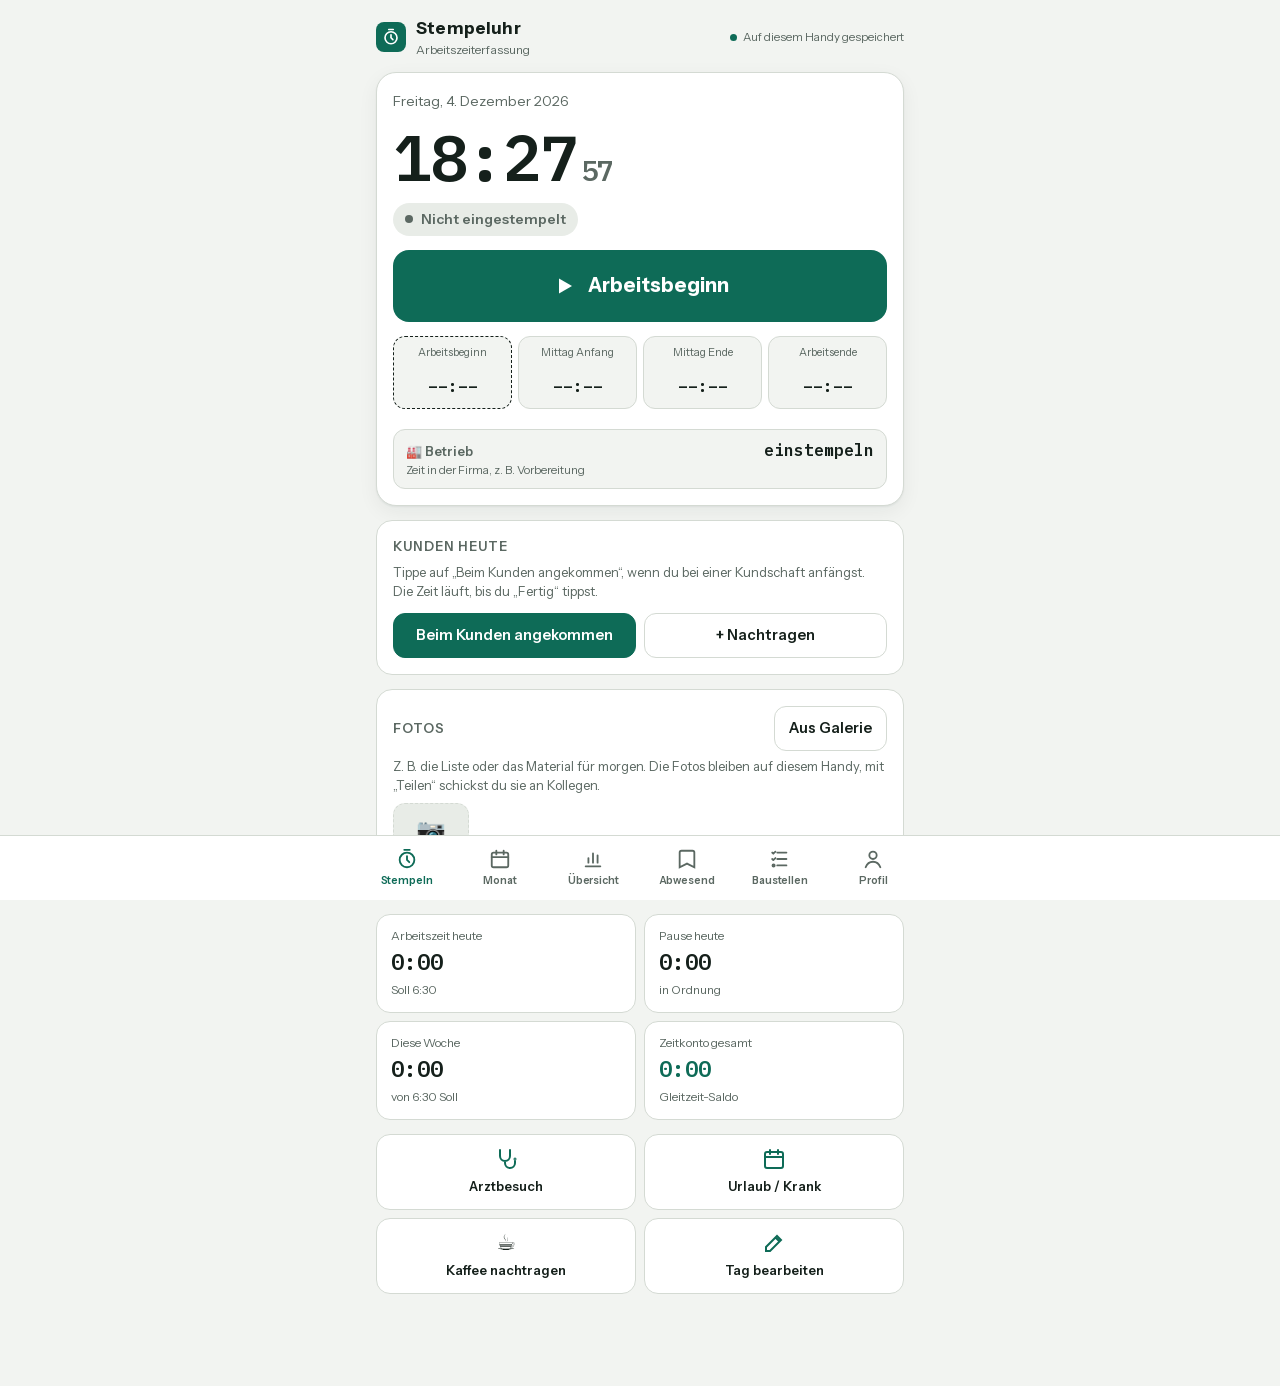
<file: docs/index.html>
<!doctype html><html lang="de"><head><meta charset="utf-8"><meta name="viewport" content="width=device-width,initial-scale=1,viewport-fit=cover"><title>Stempeluhr</title>
<link rel="manifest" href="manifest.webmanifest"><link rel="icon" href="icon-192.png"><link rel="apple-touch-icon" href="apple-touch-icon.png"><script>window.STEMPELUHR_OFFLINE=true;if("serviceWorker"in navigator)addEventListener("load",()=>navigator.serviceWorker.register("sw.js"));</script>
<style>:root{padding-top:env(safe-area-inset-top,0px);padding-bottom:env(safe-area-inset-bottom,0px)}body{margin:0;font:14px system-ui,sans-serif}img{max-width:100%}[hidden]{display:none!important}
@font-face {
  font-family: 'IBM Plex Mono';
  font-style: normal;
  font-weight: 500;
  font-display: block;
  src: url(fonts/f1.woff2) format('woff2');
  unicode-range: U+0100-02BA, U+02BD-02C5, U+02C7-02CC, U+02CE-02D7, U+02DD-02FF, U+0304, U+0308, U+0329, U+1D00-1DBF, U+1E00-1E9F, U+1EF2-1EFF, U+2020, U+20A0-20AB, U+20AD-20C4, U+2113, U+2C60-2C7F, U+A720-A7FF;
}
@font-face {
  font-family: 'IBM Plex Mono';
  font-style: normal;
  font-weight: 500;
  font-display: block;
  src: url(fonts/f2.woff2) format('woff2');
  unicode-range: U+0000-00FF, U+0131, U+0152-0153, U+02BB-02BC, U+02C6, U+02DA, U+02DC, U+0304, U+0308, U+0329, U+2000-206F, U+20AC, U+2122, U+2191, U+2193, U+2212, U+2215, U+FEFF, U+FFFD;
}
@font-face {
  font-family: 'IBM Plex Mono';
  font-style: normal;
  font-weight: 600;
  font-display: block;
  src: url(fonts/f3.woff2) format('woff2');
  unicode-range: U+0100-02BA, U+02BD-02C5, U+02C7-02CC, U+02CE-02D7, U+02DD-02FF, U+0304, U+0308, U+0329, U+1D00-1DBF, U+1E00-1E9F, U+1EF2-1EFF, U+2020, U+20A0-20AB, U+20AD-20C4, U+2113, U+2C60-2C7F, U+A720-A7FF;
}
@font-face {
  font-family: 'IBM Plex Mono';
  font-style: normal;
  font-weight: 600;
  font-display: block;
  src: url(fonts/f4.woff2) format('woff2');
  unicode-range: U+0000-00FF, U+0131, U+0152-0153, U+02BB-02BC, U+02C6, U+02DA, U+02DC, U+0304, U+0308, U+0329, U+2000-206F, U+20AC, U+2122, U+2191, U+2193, U+2212, U+2215, U+FEFF, U+FFFD;
}
@font-face {
  font-family: 'Instrument Sans';
  font-style: normal;
  font-weight: 400;
  font-stretch: 100%;
  font-display: block;
  src: url(fonts/f6.woff2) format('woff2');
  unicode-range: U+0100-02BA, U+02BD-02C5, U+02C7-02CC, U+02CE-02D7, U+02DD-02FF, U+0304, U+0308, U+0329, U+1D00-1DBF, U+1E00-1E9F, U+1EF2-1EFF, U+2020, U+20A0-20AB, U+20AD-20C4, U+2113, U+2C60-2C7F, U+A720-A7FF;
}
@font-face {
  font-family: 'Instrument Sans';
  font-style: normal;
  font-weight: 400;
  font-stretch: 100%;
  font-display: block;
  src: url(fonts/f5.woff2) format('woff2');
  unicode-range: U+0000-00FF, U+0131, U+0152-0153, U+02BB-02BC, U+02C6, U+02DA, U+02DC, U+0304, U+0308, U+0329, U+2000-206F, U+20AC, U+2122, U+2191, U+2193, U+2212, U+2215, U+FEFF, U+FFFD;
}
@font-face {
  font-family: 'Instrument Sans';
  font-style: normal;
  font-weight: 500;
  font-stretch: 100%;
  font-display: block;
  src: url(fonts/f6.woff2) format('woff2');
  unicode-range: U+0100-02BA, U+02BD-02C5, U+02C7-02CC, U+02CE-02D7, U+02DD-02FF, U+0304, U+0308, U+0329, U+1D00-1DBF, U+1E00-1E9F, U+1EF2-1EFF, U+2020, U+20A0-20AB, U+20AD-20C4, U+2113, U+2C60-2C7F, U+A720-A7FF;
}
@font-face {
  font-family: 'Instrument Sans';
  font-style: normal;
  font-weight: 500;
  font-stretch: 100%;
  font-display: block;
  src: url(fonts/f5.woff2) format('woff2');
  unicode-range: U+0000-00FF, U+0131, U+0152-0153, U+02BB-02BC, U+02C6, U+02DA, U+02DC, U+0304, U+0308, U+0329, U+2000-206F, U+20AC, U+2122, U+2191, U+2193, U+2212, U+2215, U+FEFF, U+FFFD;
}
@font-face {
  font-family: 'Instrument Sans';
  font-style: normal;
  font-weight: 600;
  font-stretch: 100%;
  font-display: block;
  src: url(fonts/f6.woff2) format('woff2');
  unicode-range: U+0100-02BA, U+02BD-02C5, U+02C7-02CC, U+02CE-02D7, U+02DD-02FF, U+0304, U+0308, U+0329, U+1D00-1DBF, U+1E00-1E9F, U+1EF2-1EFF, U+2020, U+20A0-20AB, U+20AD-20C4, U+2113, U+2C60-2C7F, U+A720-A7FF;
}
@font-face {
  font-family: 'Instrument Sans';
  font-style: normal;
  font-weight: 600;
  font-stretch: 100%;
  font-display: block;
  src: url(fonts/f5.woff2) format('woff2');
  unicode-range: U+0000-00FF, U+0131, U+0152-0153, U+02BB-02BC, U+02C6, U+02DA, U+02DC, U+0304, U+0308, U+0329, U+2000-206F, U+20AC, U+2122, U+2191, U+2193, U+2212, U+2215, U+FEFF, U+FFFD;
}
@font-face {
  font-family: 'Instrument Sans';
  font-style: normal;
  font-weight: 700;
  font-stretch: 100%;
  font-display: block;
  src: url(fonts/f6.woff2) format('woff2');
  unicode-range: U+0100-02BA, U+02BD-02C5, U+02C7-02CC, U+02CE-02D7, U+02DD-02FF, U+0304, U+0308, U+0329, U+1D00-1DBF, U+1E00-1E9F, U+1EF2-1EFF, U+2020, U+20A0-20AB, U+20AD-20C4, U+2113, U+2C60-2C7F, U+A720-A7FF;
}
@font-face {
  font-family: 'Instrument Sans';
  font-style: normal;
  font-weight: 700;
  font-stretch: 100%;
  font-display: block;
  src: url(fonts/f5.woff2) format('woff2');
  unicode-range: U+0000-00FF, U+0131, U+0152-0153, U+02BB-02BC, U+02C6, U+02DA, U+02DC, U+0304, U+0308, U+0329, U+2000-206F, U+20AC, U+2122, U+2191, U+2193, U+2212, U+2215, U+FEFF, U+FFFD;
}</style><meta name="theme-color" content="#0E6B57">
<meta name="apple-mobile-web-app-capable" content="yes">
<style>
/* Layout: one-screen phone app, scrolling content, fixed bottom tab bar, bottom sheets for editing */
:root {
  --bg: #F2F4F1;
  --surface: #FFFFFF;
  --surface-2: #E8ECE7;
  --ink: #15201B;
  --muted: #5B6862;
  --line: #D4DAD3;
  --accent: #0E6B57;
  --accent-ink: #FFFFFF;
  --accent-soft: #D6EBE3;
  --break: #A86200;
  --break-soft: #F6E6C9;
  --danger: #B3261E;
  --danger-soft: #F8DEDA;
  --blue: #2B5BA6;
  --blue-soft: #DCE6F6;
  --violet: #6A4BA8;
  --violet-soft: #E7E0F5;
  --shadow: 0 1px 2px rgba(20,32,27,.06), 0 6px 20px rgba(20,32,27,.06);
  --f-ui: "Instrument Sans", system-ui, -apple-system, "Segoe UI", Roboto, sans-serif;
  --f-num: "IBM Plex Mono", ui-monospace, "SF Mono", Menlo, Consolas, monospace;
  --nav-h: 64px;
}
@media (prefers-color-scheme: dark) {
  :root:not([data-theme="light"]) {
    --bg: #0E1412; --surface: #172019; --surface-2: #212C27; --ink: #E6ECE8; --muted: #9AA7A0; --line: #2D3934;
    --accent: #4FC3A1; --accent-ink: #062219; --accent-soft: #163A30;
    --break: #E9A949; --break-soft: #3A2B12; --danger: #F2877E; --danger-soft: #3E1D1A;
    --blue: #8DB2F0; --blue-soft: #1D2C45; --violet: #B9A2EC; --violet-soft: #2C2343;
    --shadow: 0 1px 2px rgba(0,0,0,.3); color-scheme: dark;
  }
}
:root[data-theme="dark"] {
  --bg: #0E1412; --surface: #172019; --surface-2: #212C27; --ink: #E6ECE8; --muted: #9AA7A0; --line: #2D3934;
  --accent: #4FC3A1; --accent-ink: #062219; --accent-soft: #163A30;
  --break: #E9A949; --break-soft: #3A2B12; --danger: #F2877E; --danger-soft: #3E1D1A;
  --blue: #8DB2F0; --blue-soft: #1D2C45; --violet: #B9A2EC; --violet-soft: #2C2343;
  --shadow: 0 1px 2px rgba(0,0,0,.3); color-scheme: dark;
}
* { box-sizing: border-box; }
html, body { height: 100%; }
body { background: var(--bg); color: var(--ink); font-family: var(--f-ui); font-size: 15px; line-height: 1.45; -webkit-tap-highlight-color: transparent; }
button, input, select, textarea { font: inherit; color: inherit; }
button { cursor: pointer; }
:focus-visible { outline: 2px solid var(--accent); outline-offset: 2px; }
.num { font-family: var(--f-num); font-variant-numeric: tabular-nums; }

.app { max-width: 560px; margin: 0 auto; padding-left: max(16px, env(safe-area-inset-left, 0px)); padding-right: max(16px, env(safe-area-inset-right, 0px)); padding-block: 12px calc(var(--nav-h) + 28px + env(safe-area-inset-bottom, 0px)); }
.topbar { display: flex; align-items: center; justify-content: space-between; gap: 12px; padding-block: 4px 14px; }
.brand { display: flex; align-items: center; gap: 10px; min-width: 0; }
.brand-mark { width: 30px; height: 30px; border-radius: 8px; background: var(--accent); color: var(--accent-ink); display: grid; place-items: center; flex: none; }
.brand h1 { font-size: 17px; margin: 0; letter-spacing: .01em; }
.brand small { display: block; color: var(--muted); font-size: 12px; white-space: nowrap; overflow: hidden; text-overflow: ellipsis; }
.sync { font-size: 11.5px; color: var(--muted); display: inline-flex; align-items: center; gap: 6px; white-space: nowrap; }
.sync i { width: 7px; height: 7px; border-radius: 50%; background: var(--muted); display: inline-block; }
.sync.cloud i { background: var(--accent); }
.sync.local i { background: var(--break); }
.sync.device i { background: var(--accent); }

.view { display: grid; gap: 14px; }
.card { background: var(--surface); border: 1px solid var(--line); border-radius: 16px; padding: 16px; }
.card h2 { font-size: 13px; text-transform: uppercase; letter-spacing: .07em; color: var(--muted); margin: 0 0 10px; font-weight: 600; }
.row { display: flex; align-items: center; justify-content: space-between; gap: 10px; }

/* Heute */
.clock-card { background: var(--surface); border: 1px solid var(--line); border-radius: 20px; padding: 18px 16px 16px; box-shadow: var(--shadow); display: grid; gap: 14px; }
.clock-date { color: var(--muted); font-size: 14px; }
.clock { font-family: var(--f-num); font-size: clamp(44px, 15vw, 64px); font-weight: 600; letter-spacing: -.02em; line-height: 1; font-variant-numeric: tabular-nums; }
.clock .sec { font-size: .45em; color: var(--muted); margin-left: 4px; }
.status { display: inline-flex; align-items: center; gap: 8px; padding: 6px 12px; border-radius: 999px; font-weight: 600; font-size: 14px; width: fit-content; background: var(--surface-2); color: var(--muted); }
.status i { width: 8px; height: 8px; border-radius: 50%; background: currentColor; }
.status.work { background: var(--accent-soft); color: var(--accent); }
.status.work i { animation: pulse 1.6s ease-in-out infinite; }
.status.pause { background: var(--break-soft); color: var(--break); }
@keyframes pulse { 50% { opacity: .35; } }
@media (prefers-reduced-motion: reduce) { .status.work i { animation: none; } }
.big-btn { width: 100%; min-height: 72px; border: 0; border-radius: 16px; font-size: 20px; font-weight: 700; display: flex; align-items: center; justify-content: center; gap: 12px; background: var(--accent); color: var(--accent-ink); transition: transform .08s; }
.big-btn:active { transform: scale(.985); }
.big-btn.pause { background: var(--break); color: var(--surface); }
.big-btn.end { background: var(--ink); color: var(--bg); }
.big-btn.done { background: var(--surface-2); color: var(--muted); font-size: 16px; font-weight: 600; }
.btn-row { display: flex; gap: 8px; flex-wrap: wrap; }
.btn { border: 1px solid var(--line); background: var(--surface); border-radius: 12px; padding: 11px 14px; font-weight: 600; font-size: 14.5px; min-height: 44px; display: inline-flex; align-items: center; justify-content: center; gap: 8px; }
.btn.grow { flex: 1 1 0; }
.btn.primary { background: var(--accent); color: var(--accent-ink); border-color: var(--accent); }
.btn.danger { color: var(--danger); border-color: var(--danger); background: transparent; }
.btn.ghost { border-color: transparent; background: transparent; color: var(--muted); }
.btn svg, .big-btn svg { flex: none; }

.stamps { display: grid; grid-template-columns: repeat(4, minmax(0,1fr)); gap: 6px; }
.stamp { border: 1px solid var(--line); border-radius: 12px; padding: 9px 6px; text-align: center; background: var(--bg); }
.stamp span { display: block; font-size: 11px; hyphens: auto; overflow-wrap: anywhere; color: var(--muted); line-height: 1.2; min-height: 2.4em; }
.stamp b { display: block; font-family: var(--f-num); font-size: 17px; font-weight: 600; margin-top: 2px; }
.stamp.set { border-color: var(--accent); background: var(--accent-soft); }
.stamp.set span { color: var(--accent); }
.stamp.next { border-style: dashed; border-color: var(--ink); }
.stamp-betr { width: 100%; margin-top: 6px; display: grid; grid-template-columns: auto 1fr; grid-template-areas: "l v" "s s"; gap: 0 10px; align-items: baseline; text-align: left; border: 1px solid var(--line); border-radius: 12px; padding: 9px 12px; background: var(--bg); color: inherit; font: inherit; }
.stamp-betr span { grid-area: l; font-size: 13px; font-weight: 600; color: var(--muted); }
.stamp-betr b { grid-area: v; text-align: right; font-family: var(--f-num); font-size: 16px; font-weight: 600; }
.stamp-betr small { grid-area: s; font-size: 11.5px; color: var(--muted); }
.stamp-betr.set { border-color: var(--accent); background: var(--accent-soft); }
.stamp-betr.run { border-color: var(--blue); background: var(--blue-soft); }
.stamp-betr.run span, .stamp-betr.run b { color: var(--blue); }

.tiles { display: grid; grid-template-columns: repeat(2, minmax(0,1fr)); gap: 8px; }
.tile { background: var(--surface); border: 1px solid var(--line); border-radius: 14px; padding: 12px 14px; min-width: 0; }
.tile span { display: block; font-size: 12px; color: var(--muted); }
.tile b { display: block; font-family: var(--f-num); font-size: 22px; font-weight: 600; margin-top: 2px; font-variant-numeric: tabular-nums; }
.tile small { color: var(--muted); font-size: 12px; }
.pos { color: var(--accent); }
.neg { color: var(--danger); }

.note { border-radius: 12px; padding: 10px 12px; font-size: 13.5px; background: var(--break-soft); color: var(--ink); border: 1px solid var(--break); }
.note.info { background: var(--blue-soft); border-color: var(--blue); }
.hint { font-size: 13px; color: var(--muted); margin: 0; }

.quick { display: grid; grid-template-columns: repeat(2, minmax(0,1fr)); gap: 8px; }
.quick button { border: 1px solid var(--line); background: var(--surface); border-radius: 14px; padding: 12px 6px; display: grid; justify-items: center; gap: 6px; font-size: 13px; font-weight: 600; min-height: 76px; }
.quick button svg { color: var(--accent); }
.quick button .qi { font-size: 22px; line-height: 24px; }

/* Chips */
.chip { display: inline-flex; align-items: center; padding: 2px 8px; border-radius: 999px; font-size: 12px; font-weight: 600; white-space: nowrap; background: var(--surface-2); color: var(--muted); }
.chip.k-work { background: var(--accent-soft); color: var(--accent); }
.chip.k-blue { background: var(--blue-soft); color: var(--blue); }
.chip.k-red { background: var(--danger-soft); color: var(--danger); }
.chip.k-violet { background: var(--violet-soft); color: var(--violet); }
.chip.k-warn { background: var(--break-soft); color: var(--break); }

/* Monat */
.month-nav { display: flex; align-items: center; justify-content: space-between; gap: 8px; }
.month-nav h2 { margin: 0; font-size: 20px; text-transform: none; letter-spacing: 0; color: var(--ink); }
.icon-btn { width: 44px; height: 44px; border-radius: 12px; border: 1px solid var(--line); background: var(--surface); display: grid; place-items: center; }
.days { background: var(--surface); border: 1px solid var(--line); border-radius: 16px; overflow: hidden; }
.day { display: grid; grid-template-columns: 46px minmax(0,1fr) auto; gap: 10px; align-items: center; padding: 10px 12px; border-bottom: 1px solid var(--line); width: 100%; background: none; border-left: 0; border-right: 0; border-top: 0; text-align: left; }
.day:last-child { border-bottom: 0; }
.day.weekend { background: var(--bg); }
.day.today { box-shadow: inset 3px 0 0 var(--accent); }
.day .d { font-weight: 700; line-height: 1.1; }
.day .d small { display: block; font-weight: 500; color: var(--muted); font-size: 12px; }
.day .mid { min-width: 0; display: grid; gap: 3px; }
.day .times { font-family: var(--f-num); font-size: 13px; color: var(--muted); white-space: nowrap; overflow: hidden; text-overflow: ellipsis; }
.day .tags { display: flex; gap: 4px; flex-wrap: wrap; }
.day .right { text-align: right; font-family: var(--f-num); font-variant-numeric: tabular-nums; }
.day .right b { display: block; font-size: 15px; }
.day .right small { font-size: 12px; }
.future { opacity: .62; }

/* Forms */
.field { display: grid; gap: 5px; }
.field label, .lbl { font-size: 12.5px; font-weight: 600; color: var(--muted); }
.field input, .field select, .field textarea { width: 100%; min-height: 46px; border: 1px solid var(--line); background: var(--bg); border-radius: 12px; padding: 10px 12px; font-size: 16px; }
.field textarea { min-height: 70px; resize: vertical; }
.grid2 { display: grid; grid-template-columns: repeat(2, minmax(0,1fr)); gap: 10px; }
.grid4 { display: grid; grid-template-columns: repeat(2, minmax(0,1fr)); gap: 10px; }
.field input, .field select { min-width: 0; }
.week-soll { display: grid; grid-template-columns: repeat(7, minmax(0,1fr)); gap: 4px; }
.week-soll .field input { padding: 8px 2px; font-size: 13px; text-align: center; min-height: 42px; }
.week-soll .field label { text-align: center; }
.wt-day { justify-items: center; align-items: center; gap: 4px; font-size: 13px; }
.wt-day input { width: 22px; height: 22px; min-height: 0; accent-color: var(--accent, #2563eb); }
.check { display: flex; align-items: center; gap: 10px; min-height: 44px; font-weight: 500; }
.check input { width: 22px; height: 22px; accent-color: var(--accent); }
.form { display: grid; gap: 12px; }
.err { color: var(--danger); font-size: 13.5px; font-weight: 600; }
.abs-row { display: grid; grid-template-columns: minmax(0,1.4fr) minmax(0,1fr) minmax(0,1fr) 40px; gap: 6px; align-items: end; }
.abs-row .field select, .abs-row .field input { padding: 8px 6px; font-size: 14px; }
.abs-row .icon-btn { width: 40px; height: 46px; }
.earn-out { display: grid; gap: 2px; margin-top: 12px; padding: 12px 14px; border-radius: 12px; background: var(--bg); }
.earn-out span { color: var(--muted); font-size: 13.5px; }
.earn-out b { font-size: 26px; letter-spacing: -.01em; }
.earn-out small { color: var(--muted); font-size: 12.5px; }
.closed-badge { display: flex; align-items: center; gap: 6px; font-size: 13px; font-weight: 600; color: var(--accent); margin: -4px 0 10px; }
.closed-badge svg { width: 16px; height: 16px; }
.closed-card { border-color: var(--accent); }
.ytbl { display: grid; }
.ytr { display: grid; grid-template-columns: minmax(0,1.4fr) 0.6fr 1fr 1fr; gap: 6px; align-items: center; padding: 10px 2px; border: 0; border-bottom: 1px solid var(--line); background: none; text-align: left; font: inherit; color: inherit; width: 100%; }
.ytr:last-child { border-bottom: 0; }
.ytr span:not(:first-child) { text-align: right; font-family: var(--f-num); font-variant-numeric: tabular-nums; }
.ytr .ok svg { width: 14px; height: 14px; color: var(--accent); vertical-align: -2px; }
.yth { font-size: 12px; font-weight: 600; color: var(--muted); padding-top: 0; }
.kp-row { display: flex; gap: 8px; margin-top: 10px; }
.foto-strip { display: flex; gap: 8px; overflow-x: auto; padding-bottom: 4px; }
.foto-th { flex: 0 0 auto; width: 76px; height: 76px; border-radius: 12px; overflow: hidden; border: 1px solid var(--line); padding: 0; background: var(--surface-2); }
.foto-th img { width: 100%; height: 100%; object-fit: cover; display: block; }
.foto-add { display: grid; place-items: center; align-content: center; gap: 2px; font-size: 24px; color: var(--accent); border-style: dashed; }
.foto-add span { font-size: 12px; font-weight: 600; }
.foto-big { width: 100%; max-height: 62vh; object-fit: contain; border-radius: 12px; background: #000; margin: 6px 0 12px; }
.std-form { display: grid; gap: 6px; margin-top: 14px; }
.std-form label { font-weight: 600; }
.std-row { display: flex; gap: 8px; }
.std-row input { flex: 1; width: 0; min-width: 0; font-size: 22px; font-weight: 600; text-align: center; padding: 12px; border-radius: 12px; border: 1.5px solid var(--line, #ccc); background: var(--surface); color: var(--ink, inherit); }
.std-form small { color: var(--muted); }
.fn-list { display: grid; gap: 0; }
.fn-list .check { min-height: 40px; font-size: 14.5px; }
.kp-btn { background: var(--break-soft); border-color: var(--break); }
.kp-erow { display: grid; grid-template-columns: minmax(0,1fr) minmax(0,1fr) 44px; gap: 8px; align-items: end; }
.kp-erow .icon-btn { width: 44px; height: 46px; }
.kd-open { cursor: pointer; min-width: 0; }
.knr { display: inline-block; font-family: var(--f-num); font-size: 12px; font-weight: 600; padding: 1px 6px; border-radius: 6px; background: var(--blue-soft); color: var(--blue); vertical-align: 1px; }
.ks-row { width: 100%; border: 0; border-bottom: 1px solid var(--line); background: none; text-align: left; font: inherit; color: inherit; }
.ks-row svg { color: var(--muted); width: 18px; }
.mat { margin-top: 4px; font-size: 13px; color: var(--break); font-weight: 600; }
.todo-hint { margin-top: 4px; font-size: 13px; color: var(--accent); font-weight: 600; }
.bs-head { display: flex; align-items: baseline; justify-content: space-between; gap: 8px; padding-bottom: 8px; border-bottom: 2px solid var(--accent); }
.bs-head b { font-size: 17px; line-height: 1.3; }
.bs-head small { color: var(--muted); font-size: 12.5px; white-space: nowrap; }
.bs-head.heute { border-bottom-color: var(--break); }
.bs-lbl { margin: 12px 0 0; font-size: 11.5px; font-weight: 700; letter-spacing: .06em; text-transform: uppercase; color: var(--muted); }
.bs-row { display: flex; align-items: center; gap: 8px; min-height: 44px; border-bottom: 1px solid var(--line); }
.bs-row .bs-t { flex: 1; min-width: 0; font-size: 15.5px; line-height: 1.35; padding: 8px 0; overflow-wrap: anywhere; cursor: text; }
.bs-row.done .bs-t { text-decoration: line-through; color: var(--muted); }
.bs-chk { flex: none; width: 28px; height: 28px; border-radius: 7px; border: 2px solid var(--muted); background: none; display: grid; place-items: center; color: var(--accent-ink); padding: 0; }
.bs-row.done .bs-chk { background: var(--accent); border-color: var(--accent); }
.bs-x { flex: none; width: 34px; height: 34px; border: 0; background: none; color: var(--muted); font-size: 20px; padding: 0; }
.bs-add { display: flex; align-items: center; gap: 8px; min-height: 44px; border-bottom: 1px dashed var(--line); }
.bs-add input { flex: 1; min-width: 0; border: 0; background: none; color: var(--ink); font: inherit; font-size: 15.5px; padding: 10px 0; outline: none; }
.bs-add input::placeholder { color: var(--muted); }
.bs-add button { flex: none; width: 34px; height: 34px; border-radius: 9px; border: 0; background: var(--accent-soft); color: var(--accent); font-size: 20px; font-weight: 700; padding: 0; }
.bs-done { margin-top: 10px; }
.bs-done summary { font-size: 13px; color: var(--muted); cursor: pointer; padding: 6px 0; }
.bs-foot { display: flex; justify-content: flex-end; margin-top: 8px; }
.pw-wrap { position: relative; }
.eye-btn { border: 0; background: none; font-size: 20px; width: 44px; height: 40px; padding: 0; vertical-align: middle; margin: -10px 0; }
.pw-wrap input { width: 100%; padding-right: 52px; }
.pw-eye { position: absolute; right: 4px; top: 50%; transform: translateY(-50%); width: 44px; height: 40px; border: 0; background: none; font-size: 20px; padding: 0; }
.bs-by { display: inline-block; margin-left: 6px; font-size: 11.5px; font-weight: 600; color: var(--blue); background: var(--blue-soft); border-radius: 6px; padding: 0 5px; vertical-align: 1px; }
.sk-thumbs { display: flex; gap: 8px; overflow-x: auto; padding: 8px 0 4px; }
.sk-th { flex: none; width: 92px; height: 138px; border-radius: 10px; border: 1px solid var(--line); padding: 0; background: #fff; overflow: hidden; }
.sk-th img { width: 100%; height: 100%; display: block; }
.sk-th.sk-new { background: var(--surface-2); color: var(--accent); font-weight: 700; font-size: 13px; display: grid; place-items: center; align-content: center; gap: 2px; }
.sk-th.sk-new span { font-size: 28px; line-height: 1; }
#sk-root { position: fixed; inset: 0; z-index: 60; background: var(--bg); display: flex; flex-direction: column; padding: env(safe-area-inset-top, 0px) env(safe-area-inset-right, 0px) env(safe-area-inset-bottom, 0px) env(safe-area-inset-left, 0px); }
.sk-top { display: flex; align-items: center; gap: 8px; padding: 8px 12px; }
.sk-top b { flex: 1; min-width: 0; font-size: 15px; overflow: hidden; text-overflow: ellipsis; white-space: nowrap; }
.sk-wrap { flex: 1; min-height: 0; display: grid; place-items: center; padding: 0 8px; }
#sk-cv { touch-action: none; border-radius: 6px; box-shadow: 0 1px 6px rgba(0,0,0,.25); background: #fff; }
.sk-tools { display: grid; grid-template-columns: repeat(8, 1fr); gap: 4px; padding: 8px 8px 4px; }
.sk-tools button, .sk-row2 button { border: 1px solid var(--line); background: var(--surface); color: var(--ink); border-radius: 10px; min-height: 48px; padding: 2px 0; display: grid; place-items: center; align-content: center; gap: 1px; font-size: 10px; font-weight: 600; }
.sk-tools button b { font-size: 19px; line-height: 1.1; font-weight: 700; }
.sk-tools button[aria-pressed="true"] { background: var(--accent); color: var(--accent-ink); border-color: var(--accent); }
.sk-row2 { display: flex; gap: 6px; padding: 0 8px 8px; align-items: center; }
.sk-row2 button { min-height: 40px; padding: 0 12px; font-size: 13px; }
.sk-row2 .sk-col { width: 32px; height: 32px; border-radius: 50%; border: 3px solid var(--surface); box-shadow: 0 0 0 1px var(--line); padding: 0 !important; min-height: 0 !important; }
.sk-row2 .sk-col[aria-pressed="true"] { box-shadow: 0 0 0 3px var(--accent); }
.sk-row2 .grow { flex: 1; }
.kd-acts { display: flex; gap: 6px; align-items: center; }
#print-root { position: fixed; inset: 0; z-index: 60; overflow: auto; background: var(--bg); padding: 12px 12px 40px; }
.pr-bar { position: sticky; top: 0; display: flex; gap: 8px; padding: 8px 0; background: var(--bg); z-index: 1; }
.pr-hint { font-size: 13px; color: var(--muted); margin: 0 0 10px; }
.linkbtn { border: 0; background: none; padding: 0; color: var(--accent); font: inherit; font-weight: 600; text-decoration: underline; }
.pr-page { background: #fff; color: #111; border-radius: 8px; padding: 14px; overflow-x: auto; box-shadow: 0 1px 4px rgba(0,0,0,.15); }
body.printing { overflow: hidden; }
@media print {
  @page { size: A4 portrait; margin: 10mm 9mm; }
  body.printing > *:not(#print-root) { display: none !important; }
  html, body.printing { background: #fff !important; }
  body.printing #print-root { position: static; overflow: visible; padding: 0; background: #fff; }
  body.printing .pr-bar, body.printing .pr-hint { display: none !important; }
  body.printing .pr-page { box-shadow: none; padding: 0; border-radius: 0; overflow: visible; }
}
.kd-tbl { border: 1px solid var(--line); border-radius: 14px; overflow: hidden; background: var(--surface); }
.kd-cap { display: flex; align-items: center; justify-content: space-between; gap: 8px; padding: 8px 8px 8px 12px; background: var(--bg); border-bottom: 1px solid var(--line); }
.kd-cap b { font-size: 14px; }
.kd-cap small { color: var(--muted); font-size: 12.5px; font-weight: 500; margin-left: 6px; }
.kd-plus { width: 40px; height: 40px; border-radius: 50%; border: 0; background: var(--accent); color: #fff; font-size: 26px; line-height: 1; display: grid; place-items: center; font-weight: 500; }
.kd-tr { display: grid; grid-template-columns: minmax(0,1fr) 72px 72px 32px; gap: 4px; align-items: center; padding: 5px 6px; border-bottom: 1px solid var(--line); }
.kd-tr:last-child { border-bottom: 0; }
.kd-tr .kd-note { grid-column: 1 / -1; min-height: 38px; font-size: 14px; }
.kd-th { font-size: 12px; font-weight: 600; color: var(--muted); padding-top: 6px; padding-bottom: 6px; }
.kd-th span { padding-left: 4px; }
.kd-tr input { width: 100%; min-width: 0; min-height: 42px; border: 1px solid var(--line); background: var(--bg); border-radius: 10px; padding: 6px 6px; font-size: 15px; }
.kd-tr input[type=time] { padding: 6px 2px; text-align: center; }
.kd-tr input[type=time]::-webkit-calendar-picker-indicator { display: none; }
.no-picker .kd-tr input[type=time]::-webkit-calendar-picker-indicator { display: block; }
.kd-tr .icon-btn { width: 32px; height: 42px; border-radius: 10px; }
.kd-empty { padding: 12px; color: var(--muted); font-size: 13.5px; }

.list { display: grid; }
.li { display: grid; grid-template-columns: minmax(0,1fr) auto; gap: 8px; align-items: center; padding: 10px 0; border-bottom: 1px solid var(--line); }
.li:last-child { border-bottom: 0; }
.li small { color: var(--muted); display: block; font-size: 12.5px; }

.kv { display: grid; grid-template-columns: minmax(0,1fr) auto; gap: 6px 12px; font-size: 14.5px; }
.kv dt { color: var(--muted); }
.kv dd { margin: 0; text-align: right; font-family: var(--f-num); font-variant-numeric: tabular-nums; font-weight: 600; }
.kv .sep { grid-column: 1 / -1; border-top: 1px solid var(--line); margin: 4px 0; }

/* Nav */
.nav { position: fixed; left: 0; right: 0; bottom: 0; z-index: 20; background: var(--surface); border-top: 1px solid var(--line); padding-bottom: env(safe-area-inset-bottom, 0px); padding-left: env(safe-area-inset-left, 0px); padding-right: env(safe-area-inset-right, 0px); }
.nav-in { max-width: 560px; margin: 0 auto; display: grid; grid-template-columns: repeat(5, 1fr); height: var(--nav-h); }
.nav button { border: 0; background: none; display: grid; justify-items: center; align-content: center; gap: 3px; font-size: 11.5px; font-weight: 600; color: var(--muted); min-width: 0; padding: 0 1px; white-space: nowrap; overflow: hidden; text-overflow: ellipsis; }
.nav-in.n6 button { font-size: 10.5px; letter-spacing: -.1px; }
.nav button[aria-current="page"] { color: var(--accent); }

/* Sheet */
.scrim { position: fixed; inset: 0; background: rgba(8,14,12,.45); z-index: 40; display: flex; align-items: flex-end; justify-content: center; }
.sheet { background: var(--surface); width: 100%; max-width: 560px; max-height: 92%; overflow-y: auto; border-radius: 22px 22px 0 0; padding: 8px max(16px, env(safe-area-inset-left, 0px)) calc(20px + env(safe-area-inset-bottom, 0px)) max(16px, env(safe-area-inset-right, 0px)); }
.sheet .grab { width: 40px; height: 5px; background: var(--line); border-radius: 3px; margin: 4px auto 12px; }
.sheet h3 { margin: 0 0 4px; font-size: 19px; }
.sheet .sub { color: var(--muted); margin: 0 0 14px; font-size: 13.5px; }
.sheet-actions { display: flex; gap: 8px; margin-top: 16px; flex-wrap: wrap; }
.sheet textarea.out { width: 100%; min-height: 200px; font-family: var(--f-num); font-size: 12px; border-radius: 12px; border: 1px solid var(--line); background: var(--bg); padding: 10px; }

.toast { position: fixed; left: 50%; transform: translateX(-50%); bottom: calc(var(--nav-h) + 14px + env(safe-area-inset-bottom, 0px)); z-index: 50; background: var(--ink); color: var(--bg); border-radius: 14px; padding: 10px 10px 10px 16px; display: flex; align-items: center; gap: 12px; font-size: 14px; font-weight: 500; width: min(520px, calc(100% - 32px)); box-shadow: 0 8px 24px rgba(0,0,0,.25); }
.toast button { margin-left: auto; border: 0; background: transparent; color: var(--accent-soft); font-weight: 700; padding: 8px 10px; }
.toast span { flex: 1; min-width: 0; }

.empty { text-align: center; padding: 20px 8px; color: var(--muted); font-size: 14px; }

/* Urlaubskalender */
.uc-head { display: flex; align-items: center; justify-content: space-between; gap: 8px; margin-bottom: 10px; }
.uc-head h2 { margin: 0; }
.uc-yr { display: flex; align-items: center; gap: 4px; font-family: var(--f-num); font-weight: 700; font-size: 16px; }
.uc-yr button { background: none; border: 0; color: var(--ink); padding: 6px; border-radius: 8px; display: flex; }
.uc-leg { display: flex; flex-wrap: wrap; gap: 6px 12px; font-size: 12px; color: var(--muted); margin-bottom: 10px; }
.uc-leg i { display: inline-block; width: 12px; height: 12px; border-radius: 3px; vertical-align: -2px; margin-right: 4px; }
.uc-ms { display: grid; grid-template-columns: repeat(2, minmax(0,1fr)); gap: 14px 12px; }
@media (min-width: 560px) { .uc-ms { grid-template-columns: repeat(3, minmax(0,1fr)); } }
.uc-m b { display: block; font-size: 13px; margin-bottom: 4px; }
.uc-m b small { font-weight: 600; color: var(--accent); margin-left: 4px; }
.uc-g { display: grid; grid-template-columns: repeat(7, minmax(0,1fr)); gap: 3px 0; }
.uc-g span { font-size: 9.5px; color: var(--muted); text-align: center; }
.uc-d { appearance: none; border: 0; padding: 0; aspect-ratio: 1; min-width: 0; border-radius: 5px; background: transparent; color: var(--ink); font: 600 11px/1 var(--f-num); font-variant-numeric: tabular-nums; cursor: pointer; }
.uc-d.w { color: var(--muted); opacity: .55; }
.uc-d { margin: 0 1px; }
.uc-d.f { color: #fff; background: var(--danger); opacity: 1; }
.uc-d.b { background: repeating-linear-gradient(135deg, var(--break) 0 4px, var(--break-soft) 4px 8px); color: var(--ink); box-shadow: inset 0 0 0 2px var(--break); font-weight: 800; }
.uc-d.b { text-shadow: 0 0 3px var(--surface), 0 0 3px var(--surface); }
.uc-d.z { background: var(--blue); color: #fff; }
/* Urlaubsband: von erstem bis letztem Urlaubstag durchgehend */
.uc-d.ub { margin: 0; border-radius: 0; background: color-mix(in srgb, var(--accent) 38%, var(--surface)); color: var(--ink); opacity: 1; }
.uc-d.ub.u { background: var(--accent); color: var(--accent-ink); }
.uc-d.ub.f { background: color-mix(in srgb, var(--accent) 38%, var(--surface)); color: var(--danger); font-weight: 800; }
.uc-d.ubs, .uc-d.ub.mo { border-top-left-radius: 8px; border-bottom-left-radius: 8px; }
.uc-d.ube, .uc-d.ub.so { border-top-right-radius: 8px; border-bottom-right-radius: 8px; }
.uc-bl { margin: 0 0 14px; display: grid; gap: 6px; }
.uc-bl .bk { display: flex; align-items: center; gap: 10px; padding: 9px 10px 9px 12px; border-radius: 10px; background: var(--accent-soft); border-left: 5px solid var(--accent); }
.uc-bl .bk div { flex: 1; min-width: 0; }
.uc-bl .bk b { display: block; font-size: 15px; }
.uc-bl .bk small { color: var(--muted); font-size: 12.5px; }
.uc-bl .bk.past { opacity: .6; }
.uc-d.a { background: var(--violet-soft); color: var(--violet); }
.uc-d.u { background: var(--accent); color: var(--accent-ink); }
.uc-d.uh { background: linear-gradient(135deg, var(--accent) 50%, var(--accent-soft) 50%); color: var(--ink); }
.uc-d.t { box-shadow: inset 0 0 0 2px var(--blue); }
.uc-d.s { background: var(--blue); color: #fff; }
.uc-sel { margin: 10px 0 0; padding: 10px 12px; border-radius: 10px; background: var(--accent-soft); font-size: 14px; display: flex; align-items: center; justify-content: space-between; gap: 8px; }
.uc-blocks { margin-top: 14px; }
.uc-cd { text-align: center; padding: 4px 0 2px; }
.uc-cd .big { font: 700 54px/1 var(--f-num); color: var(--accent); font-variant-numeric: tabular-nums; }
.uc-cd .lbl { font-size: 15px; font-weight: 600; margin-top: 4px; }
.uc-cd .sub2 { font-size: 13px; color: var(--muted); margin-top: 4px; }
.uc-bar { height: 12px; border-radius: 999px; background: var(--surface-2); overflow: hidden; margin: 12px 0 4px; }
.uc-bar i { display: block; height: 100%; border-radius: 999px; background: linear-gradient(90deg, var(--accent-soft), var(--accent)); }
.uc-barl { display: flex; justify-content: space-between; font-size: 11.5px; color: var(--muted); }
.uc-row { display: grid; grid-template-columns: auto minmax(0,1fr); gap: 14px; align-items: center; margin-top: 14px; padding-top: 14px; border-top: 1px solid var(--line); }
.uc-ring { position: relative; width: 104px; height: 104px; }
.uc-ring svg { transform: rotate(-90deg); }
.uc-ring div { position: absolute; inset: 0; display: flex; flex-direction: column; align-items: center; justify-content: center; }
.uc-ring b { font: 700 24px/1 var(--f-num); }
.uc-ring small { font-size: 11px; color: var(--muted); }
.uc-za { font-size: 14px; line-height: 1.45; }
.uc-za b { font-family: var(--f-num); }
.uc-br .li b { font-size: 14.5px; }
.uc-gain { font: 700 13px var(--f-num); color: var(--break); white-space: nowrap; }

/* Kundendatenblatt */
.ks-foto { position: relative; max-height: 46vh; overflow: auto; border-radius: 12px; border: 1px solid var(--line); background: var(--surface-2); margin: 0 0 10px; -webkit-overflow-scrolling: touch; }
.ks-foto img { display: block; width: 100%; height: auto; }
.ks-foto.big img { width: 220%; max-width: none; }
.ks-foto .zoom { position: sticky; left: 8px; bottom: 8px; display: inline-block; margin: -38px 0 8px 8px; padding: 4px 10px; border-radius: 999px; background: rgba(0,0,0,.6); color: #fff; font-size: 12px; pointer-events: none; }
.ks-tel { display: inline-block; margin-top: 4px; font-size: 14px; font-weight: 600; color: var(--accent); }

/* Fotodoku */
.foto-th { position: relative; }
.ft-tag { position: absolute; left: 3px; bottom: 3px; padding: 1px 5px; border-radius: 6px; font-size: 9.5px; font-weight: 700; color: #fff; background: rgba(0,0,0,.62); line-height: 1.4; }
.ft-tag.vorher { background: #2B5BA6; } .ft-tag.waehrend { background: #A86200; } .ft-tag.nachher { background: #0E6B57; } .ft-tag.mangel { background: #B3261E; }
.ft-note { position: absolute; right: 3px; top: 3px; font-size: 11px; background: rgba(0,0,0,.55); border-radius: 6px; padding: 0 3px; }
.fd-tags { display: flex; flex-wrap: wrap; gap: 6px; }
.fd-tags button { border: 1px solid var(--line); background: var(--surface); color: var(--ink); border-radius: 999px; padding: 7px 12px; font-size: 13.5px; font-weight: 600; }
.fd-tags button[aria-pressed="true"] { background: var(--ink); color: var(--surface); border-color: var(--ink); }
.fd-day { font-size: 13px; font-weight: 700; color: var(--muted); text-transform: uppercase; letter-spacing: .05em; margin: 16px 0 8px; }
.fd-item { margin-bottom: 14px; }
.fd-item img { width: 100%; border-radius: 12px; display: block; border: 1px solid var(--line); background: var(--surface-2); min-height: 120px; }
.fd-cap { font-size: 13px; color: var(--muted); margin-top: 5px; display: flex; flex-wrap: wrap; gap: 6px; align-items: center; }
.fd-note { font-size: 14.5px; margin-top: 3px; white-space: pre-wrap; }
.lnk { border: 0; background: none; color: var(--accent); font: inherit; font-weight: 700; padding: 0; text-transform: none; letter-spacing: 0; }

.ocr-lines { display: flex; flex-wrap: wrap; gap: 6px; margin-top: 8px; }
.ocr-lines button { border: 1px solid var(--line); background: var(--surface); color: var(--ink); border-radius: 8px; padding: 6px 9px; font-size: 13.5px; text-align: left; }
.ocr-box { border: 1px dashed var(--line); border-radius: 12px; padding: 10px 12px; margin: 0 0 12px; }
.ocr-box summary { font-size: 13.5px; font-weight: 600; cursor: pointer; }
.ocr-bar { height: 10px; border-radius: 999px; background: var(--surface-2); overflow: hidden; margin: 14px 0 8px; }
.ocr-bar i { display: block; height: 100%; width: 3%; background: var(--accent); transition: width .3s; }
</style>

</head><body>
<div class="app">
  <header class="topbar">
    <div class="brand">
      <div class="brand-mark" aria-hidden="true">
        <svg width="18" height="18" viewBox="0 0 24 24" fill="none" stroke="currentColor" stroke-width="2.2" stroke-linecap="round"><circle cx="12" cy="13" r="8"/><path d="M12 9v4l2.5 2.5M9 2h6"/></svg>
      </div>
      <div style="min-width:0"><h1>Stempeluhr</h1><small id="who">Arbeitszeiterfassung</small></div>
    </div>
    <span class="sync" id="sync"><i></i><span>Lädt …</span></span>
  </header>
  <main id="view" class="view" aria-live="polite"></main>
</div>

<nav class="nav" aria-label="Hauptmenü">
  <div class="nav-in">
    <button id="nav-heute" data-tab="heute"><svg width="22" height="22" viewBox="0 0 24 24" fill="none" stroke="currentColor" stroke-width="2" stroke-linecap="round"><circle cx="12" cy="13" r="8"/><path d="M12 9v4l2.5 2.5M9 2h6"/></svg>Stempeln</button>
    <button id="nav-monat" data-tab="monat"><svg width="22" height="22" viewBox="0 0 24 24" fill="none" stroke="currentColor" stroke-width="2" stroke-linecap="round"><rect x="3" y="5" width="18" height="16" rx="2"/><path d="M3 10h18M8 3v4M16 3v4"/></svg>Monat</button>
    <button id="nav-jahr" data-tab="jahr"><svg width="22" height="22" viewBox="0 0 24 24" fill="none" stroke="currentColor" stroke-width="2" stroke-linecap="round"><path d="M4 20h16M7 16v-5M12 16V6M17 16v-8"/></svg>Übersicht</button>
    <button id="nav-abw" data-tab="abw"><svg width="22" height="22" viewBox="0 0 24 24" fill="none" stroke="currentColor" stroke-width="2" stroke-linecap="round"><path d="M4 21V5a2 2 0 0 1 2-2h12a2 2 0 0 1 2 2v16l-8-4z"/></svg>Abwesend</button>
    <button id="nav-baust" data-tab="baust"><svg width="22" height="22" viewBox="0 0 24 24" fill="none" stroke="currentColor" stroke-width="2" stroke-linecap="round" stroke-linejoin="round"><path d="M9 5h10M9 12h10M9 19h10"/><path d="M3.5 5l1.2 1.2L7 4M3.5 12l1.2 1.2L7 11"/><circle cx="5" cy="19" r="1.2"/></svg>Baustellen</button>
    <button id="nav-profil" data-tab="profil"><svg width="22" height="22" viewBox="0 0 24 24" fill="none" stroke="currentColor" stroke-width="2" stroke-linecap="round"><circle cx="12" cy="8" r="4"/><path d="M4 21c1.5-4 4.5-6 8-6s6.5 2 8 6"/></svg>Profil</button>
  </div>
</nav>

<div id="print-root" hidden></div>
<div id="sheet-root"></div>
<div id="toast-root"></div>
<input type="file" id="import-file" accept="application/json,.json" hidden>
<input type="file" id="foto-cam" accept="image/*" capture="environment" hidden>
<input type="file" id="foto-file" accept="image/*" multiple hidden>

<script>
(() => {
"use strict";

/* ---------- Stammdaten ---------- */
const KINDS = {
  arbeit:      { label: "Arbeitstag", credit: "work", cls: "k-work" },
  urlaub:      { label: "Urlaub", credit: "soll", cls: "k-blue", vac: 1 },
  urlaub_halb: { label: "Urlaub ½ Tag", credit: "half", cls: "k-blue", vac: 0.5 },
  krank:       { label: "Krankenstand", credit: "soll", cls: "k-red", beleg: true },
  unfall:      { label: "Arbeitsunfall", credit: "soll", cls: "k-red", beleg: true },
  pflege:      { label: "Pflegefreistellung", credit: "soll", cls: "k-red", beleg: true },
  za:          { label: "Zeitausgleich", credit: "none", cls: "k-violet" },
  schule:      { label: "Schulung / Berufsschule", credit: "soll", cls: "k-violet" },
  sonder:      { label: "Sonderurlaub", credit: "soll", cls: "k-violet", beleg: true, hint: "Hochzeit, Geburt, Todesfall, Umzug" },
  feiertag:    { label: "Feiertag", credit: "nosoll", cls: "" },
  unbezahlt:   { label: "Unbezahlter Urlaub", credit: "nosoll", cls: "" },
  frei:        { label: "Frei (kein Arbeitstag)", credit: "nosoll", cls: "" },
};
const PARTIAL = {
  arzt:       { label: "Arztbesuch", paid: true },
  behoerde:   { label: "Behördenweg", paid: true },
  verh:       { label: "Sonst. Dienstverhinderung", paid: true },
  dienstgang: { label: "Dienstgang / Außentermin", paid: true },
  privat:     { label: "Privat (unbezahlt)", paid: false },
};
const ORTE = { betrieb: "Betrieb", homeoffice: "Homeoffice", dienstreise: "Dienstreise", aussendienst: "Außendienst / Baustelle", kunde: "Beim Kunden" };
const WD = ["So", "Mo", "Di", "Mi", "Do", "Fr", "Sa"];
const WD_LONG = ["Sonntag", "Montag", "Dienstag", "Mittwoch", "Donnerstag", "Freitag", "Samstag"];
const MONTHS = ["Jänner", "Februar", "März", "April", "Mai", "Juni", "Juli", "August", "September", "Oktober", "November", "Dezember"];
const MONTHS_DE = ["Januar"].concat(MONTHS.slice(1));
const STAMP_SHORT = { in: "Arbeits&shy;beginn", ls: "Mittag Anfang", le: "Mittag Ende", out: "Arbeits&shy;ende" };
const STAMP_LABELS = { in: "Arbeitsbeginn", ls: "Mittag Anfang", le: "Mittag Ende", out: "Arbeitsende" };

/* ---------- Helfer ---------- */
const pad = n => String(n).padStart(2, "0");
const dsOf = d => `${d.getFullYear()}-${pad(d.getMonth() + 1)}-${pad(d.getDate())}`;
const parseDs = ds => { const [y, m, d] = ds.split("-").map(Number); return new Date(y, m - 1, d); };
const addDays = (ds, n) => { const d = parseDs(ds); d.setDate(d.getDate() + n); return dsOf(d); };
const todayDs = () => dsOf(new Date());
const nowHM = () => { const d = new Date(); return `${pad(d.getHours())}:${pad(d.getMinutes())}`; };
const toMin = hm => { if (!hm) return null; const [h, m] = hm.split(":").map(Number); return h * 60 + m; };
const nowMin = () => { const d = new Date(); return d.getHours() * 60 + d.getMinutes(); };
const hm = m => { const s = m < 0 ? "−" : ""; m = Math.abs(Math.round(m)); return `${s}${Math.floor(m / 60)}:${pad(m % 60)}`; };
const hmSigned = m => (m > 0 ? "+" : "") + hm(m);
const dec = m => (Math.round(m / 60 * 100) / 100).toFixed(2).replace(".", ",");
const dec2 = v => v.toFixed(2).replace(".", ",");
const esc = s => String(s ?? "").replace(/[&<>"']/g, c => ({ "&": "&amp;", "<": "&lt;", ">": "&gt;", '"': "&quot;", "'": "&#39;" }[c]));
const monthName = (mk, region) => { const [y, m] = mk.split("-").map(Number); return `${(region === "DE" ? MONTHS_DE : MONTHS)[m - 1]} ${y}`; };
const daysInMonth = mk => { const [y, m] = mk.split("-").map(Number); return new Date(y, m, 0).getDate(); };
const clone = o => JSON.parse(JSON.stringify(o));
const $ = id => document.getElementById(id);

/* ---------- Feiertage ---------- */
function easter(y) {
  const a = y % 19, b = Math.floor(y / 100), c = y % 100, d = Math.floor(b / 4), e = b % 4, f = Math.floor((b + 8) / 25),
    g = Math.floor((b - f + 1) / 3), h = (19 * a + b - d - g + 15) % 30, i = Math.floor(c / 4), k = c % 4,
    l = (32 + 2 * e + 2 * i - h - k) % 7, m = Math.floor((a + 11 * h + 22 * l) / 451),
    mo = Math.floor((h + l - 7 * m + 114) / 31), da = ((h + l - 7 * m + 114) % 31) + 1;
  return dsOf(new Date(y, mo - 1, da));
}
const holCache = {};
function holidays(y, region) {
  const key = y + region;
  if (holCache[key]) return holCache[key];
  const E = easter(y), map = {};
  const fix = (md, n) => map[`${y}-${md}`] = n, rel = (off, n) => map[addDays(E, off)] = n;
  if (region === "AT") {
    fix("01-01", "Neujahr"); fix("01-06", "Heilige Drei Könige"); rel(1, "Ostermontag"); fix("05-01", "Staatsfeiertag");
    rel(39, "Christi Himmelfahrt"); rel(50, "Pfingstmontag"); rel(60, "Fronleichnam"); fix("08-15", "Mariä Himmelfahrt");
    fix("10-26", "Nationalfeiertag"); fix("11-01", "Allerheiligen"); fix("12-08", "Mariä Empfängnis");
    fix("12-25", "Christtag"); fix("12-26", "Stefanitag");
  } else if (region === "DE") {
    fix("01-01", "Neujahr"); rel(-2, "Karfreitag"); rel(1, "Ostermontag"); fix("05-01", "Tag der Arbeit");
    rel(39, "Christi Himmelfahrt"); rel(50, "Pfingstmontag"); fix("10-03", "Tag der Deutschen Einheit");
    fix("12-25", "1. Weihnachtstag"); fix("12-26", "2. Weihnachtstag");
  }
  return holCache[key] = map;
}
const holidayName = ds => holidays(+ds.slice(0, 4), S.settings.region)[ds] || null;

/* ---------- Zustand & Speicherung ---------- */
const LS_KEY = "stempeluhr.v1";
const defaultSettings = () => ({
  name: "", persnr: "", firma: "", region: "AT",
  soll: [480, 480, 480, 480, 390, 0, 0], // Mo..So in Minuten
  erfassung: "zeit", // "stunden": nur Gesamtstunden pro Tag
  modell: "tage", wochenMin: 1800, wochenTage: [1, 1, 1, 1, 1, 0, 0], // modell "woche": Wochenstunden flexibel
  urlaubTage: 25, urlaubRest: 0, startSaldo: 0, startDate: todayDs(), pauseHinweis: true, kpMin: 10, kpAbzug: true, updatedAt: 0,
});
let S = { settings: defaultSettings(), months: {} };
try {
  const raw = localStorage.getItem(LS_KEY);
  if (raw) { const p = JSON.parse(raw); S.settings = { ...defaultSettings(), ...(p.settings || {}) }; S.months = p.months || {}; }
} catch (e) { /* kein lokaler Speicher */ }

function saveLocal() { try { localStorage.setItem(LS_KEY, JSON.stringify(S)); } catch (e) {} }

let dbCol = null, syncMode = "pending";
const pending = new Set();
let flushTimer = null, writing = false;
function scheduleRemote(id) { pending.add(id); clearTimeout(flushTimer); flushTimer = setTimeout(flush, 600); }
async function flush() {
  if (!dbCol || writing) return;
  writing = true;
  try {
    while (pending.size) {
      const id = pending.values().next().value;
      pending.delete(id);
      const body = id === "settings" ? clone(S.settings) : clone(S.months[id.slice(2)] || { days: {}, updatedAt: Date.now() });
      try { await dbCol.doc(id).set(body); }
      catch (e) {
        if (e && e.code === "unavailable" || e && e.code === "resource_exhausted") { pending.add(id); setTimeout(flush, 4000 + Math.random() * 2000); break; }
        if (e && e.code === "quota_exceeded") toast("Online-Speicher ist voll. Daten bleiben auf diesem Gerät.");
        else setSync("local");
        break;
      }
    }
  } finally { writing = false; }
}

function getRec(ds) { const m = S.months[ds.slice(0, 7)]; return m && m.days[ds.slice(8)] || null; }
function setRec(ds, rec) {
  const mk = ds.slice(0, 7);
  if (!S.months[mk]) S.months[mk] = { days: {}, updatedAt: 0 };
  if (rec) S.months[mk].days[ds.slice(8)] = rec; else delete S.months[mk].days[ds.slice(8)];
  refreshClosed(mk);
  S.months[mk].updatedAt = Date.now();
  saveLocal(); scheduleRemote("m-" + mk);
}
function saveSettings() { S.settings.updatedAt = Date.now(); saveLocal(); scheduleRemote("settings"); }

/* ---------- Monatsabschluss ---------- */
// Am Monatsersten wird der Vormonat abgeschlossen: die Ergebnisse werden als fester Stand im Monat gespeichert.
// Die Tageseinträge bleiben erhalten; wird danach noch etwas geändert, wird der Stand aktualisiert und markiert.
function monthSnapshot(mk) {
  const t = monthStats(mk), e = earn(t);
  return { soll: t.soll, ist: t.ist, saldo: t.saldo, worked: t.worked, workdays: t.workdays, urlaub: t.urlaub, krank: t.krank, arzt: t.arzt, km: t.km,
    konto: totalSaldo(lastDayOf(mk)), kunden: customerStats(mk), verdienst: e.rate ? { basis: e.basis, rate: e.rate, sum: e.sum } : null };
}
function closeMonths() {
  const cur = todayDs().slice(0, 7); let last = null;
  for (const mk of allMonthKeys()) {
    if (mk >= cur) continue;
    const m = S.months[mk];
    if (m && m.closed) continue;
    if (!m || !Object.keys(m.days || {}).length) { if (mk >= S.settings.startDate.slice(0, 7) && monthStats(mk).soll === 0) continue; }
    if (!S.months[mk]) S.months[mk] = { days: {}, updatedAt: 0 };
    S.months[mk].closed = { at: Date.now(), ...monthSnapshot(mk) };
    S.months[mk].updatedAt = Date.now(); scheduleRemote("m-" + mk); last = mk;
  }
  if (last) { S.settings.closedNotice = last; saveSettings(); }
  saveLocal();
}
function refreshClosed(mk) {
  const m = S.months[mk];
  if (m && m.closed) m.closed = { ...m.closed, ...monthSnapshot(mk), changedAt: Date.now() };
}

function setSync(mode) {
  syncMode = mode;
  const el = $("sync");
  el.className = "sync " + mode;
  el.querySelector("span").textContent = mode === "cloud" ? "In deinem Konto gesichert" : mode === "device" ? "Auf diesem Handy gespeichert" : mode === "local" ? "Nur auf diesem Gerät" : "Verbinde …";
}

async function connect() {
  if (window.AndroidBridge || window.STEMPELUHR_OFFLINE) { setSync("device"); try { navigator.storage && navigator.storage.persist && navigator.storage.persist(); } catch (e) {} return render(); }
  let tries = 0;
  while (!(window.claude && window.claude.use) && tries < 10) { await new Promise(r => setTimeout(r, 300)); tries++; }
  if (!(window.claude && window.claude.use)) return setSync("local");
  try {
    const [db, user] = await Promise.all([window.claude.use("db"), window.claude.use("user")]);
    if (!db || !user) return setSync("local");
    const uid = await user.id();
    if (!uid) return setSync("local");
    dbCol = db.collection("data/users/" + uid);
    let pushed = false;
    dbCol.onSnapshot(snap => {
      let changed = false;
      const remote = new Map();
      for (const d of snap.docs) {
        const data = d.data() || {};
        remote.set(d.id, data.updatedAt || 0);
        if (d.id === "settings") {
          if ((data.updatedAt || 0) > (S.settings.updatedAt || 0)) { S.settings = { ...defaultSettings(), ...clone(data) }; changed = true; }
        } else if (d.id.startsWith("m-")) {
          const mk = d.id.slice(2), loc = S.months[mk];
          if (!loc || (data.updatedAt || 0) > (loc.updatedAt || 0)) { S.months[mk] = { days: clone(data.days || {}), updatedAt: data.updatedAt || 0 }; changed = true; }
        }
      }
      if (!pushed && !snap.metadata.fromCache) {
        pushed = true;
        for (const mk in S.months) if ((S.months[mk].updatedAt || 0) > (remote.has("m-" + mk) ? remote.get("m-" + mk) : -1)) scheduleRemote("m-" + mk);
        if ((S.settings.updatedAt || 0) > (remote.has("settings") ? remote.get("settings") : -1)) scheduleRemote("settings");
      }
      setSync("cloud");
      if (!closedOnce) { closedOnce = true; mergeDefaultKunden(); repairKunden(); assignNumbers(); migrateBaust(); closeMonths(); changed = true; }
      if (changed) { saveLocal(); render(); }
    }, () => { dbCol = null; setSync("local"); });
  } catch (e) { setSync("local"); }
}

/* ---------- Kunden ---------- */
const kdDur = k => (k.from && k.to) ? ((toMin(k.to) - toMin(k.from)) + 1440) % 1440 : 0;
const kdMin = (k, ds) => k.to ? kdDur(k) : (ds === todayDs() && k.from ? Math.max(0, nowMin() - toMin(k.from)) : 0);
// „Betrieb“ ist ein Einsatz wie ein Kunde (Von–Bis), zählt aber nicht als Kundschaft
const BETRIEB = "Betrieb";
const isBetr = k => String(k.name || "").trim().toLowerCase() === "betrieb";
const betrMin = (r, ds) => ((r && r.kunden) || []).filter(isBetr).reduce((a, k) => a + kdMin(k, ds), 0);
/* Kundenstamm: die Kundennummer ist der feste Schlüssel, der Name darf sich ändern.
   S.settings.kstamm = { "<nr>": { nr, name, alt: [frühere Namen], at } }; Einsätze speichern { name, nr }. */
const kstamm = () => S.settings.kstamm || {};
const normName = n => String(n || "").trim().toLowerCase().replace(/\s+/g, " ");
const kLabel = k => k.nr ? `${k.nr} · ${k.name}` : k.name;
function findByName(name) {
  const n = normName(name); if (!n) return null;
  for (const e of Object.values(kstamm())) if (normName(e.name) === n) return e;
  for (const e of Object.values(kstamm())) if ((e.alt || []).some(a => normName(a) === n)) return e;
  return null;
}
// Eingabe „1234“, „1234 · Name“, „1234 Name“ oder nur „Name“ → { nr, name, typedNr }
function resolveKunde(input) {
  const raw = String(input || "").trim(); if (!raw) return { name: "" };
  if (normName(raw) === "betrieb") return { name: BETRIEB };
  const m = raw.match(/^#?(\d{1,10})(?:\s*[·\-–:;,|\/]\s*|\s+)?(.*)$/);
  if (m) {
    const nr = m[1], nm = stripNr(nr, m[2]), e = kstamm()[nr];
    return { nr, name: nm || (e ? e.name : ""), typedNr: true };
  }
  const e = findByName(raw);
  return e ? { nr: e.nr, name: raw } : { name: raw };
}
// „26022 · 26022 · Name“ → „Name“: wiederholte eigene Nummer vorne im Namen entfernen
function stripNr(nr, name) {
  let n = String(name || "").trim(), o;
  if (!nr) return n;
  const re = new RegExp("^#?" + nr + "(?:\\s*[·\\-–:;,|\\/]\\s*|\\s+|$)");
  do { o = n; n = n.replace(re, "").trim(); } while (n !== o && n);
  return n;
}
// Einmalige Reparatur: doppelte Nummern im Namen entfernen, offene Einsätze vergangener Tage bis Arbeitsende schließen
function repairKunden() {
  let ch = 0;
  const st = S.settings.kstamm;
  if (st) for (const nr in st) {
    const e = st[nr], nm = stripNr(nr, e.name) || e.name;
    const alt = [...new Set((e.alt || []).map(a => stripNr(nr, a) || a))].filter(a => normName(a) !== normName(nm));
    if (nm !== e.name || alt.length !== (e.alt || []).length) { st[nr] = { ...e, name: nm, alt }; ch++; }
  }
  if (ch) saveSettings();
  const today = todayDs(); let n = 0;
  for (const mk in S.months) {
    let mch = false;
    for (const dd in S.months[mk].days) {
      const r = S.months[mk].days[dd], ds = `${mk}-${dd}`;
      for (const k of r.kunden || []) {
        if (k.nr) { const nm = stripNr(k.nr, k.name); if (nm && nm !== k.name) { k.name = nm; mch = true; n++; } }
        if (k.from && !k.to && r.out && (ds < today || ds === today) && toMin(r.out) > toMin(k.from)) { k.to = r.out; mch = true; n++; }
      }
    }
    if (mch) { S.months[mk].updatedAt = Date.now(); scheduleRemote("m-" + mk); if (S.months[mk].closed) refreshClosed(mk); }
  }
  if (n) saveLocal();
  return ch + n;
}
// Neue Nummer oder neuer Name aus einer Eingabe in den Kundenstamm übernehmen
function learnKunde(rk) {
  if (!rk.nr || !rk.name || !rk.typedNr) return false;
  const st = { ...kstamm() }, e = st[rk.nr];
  if (!e) st[rk.nr] = { nr: rk.nr, name: rk.name, alt: [], at: Date.now() };
  else if (normName(e.name) !== normName(rk.name)) st[rk.nr] = { ...e, name: rk.name, alt: [...new Set([...(e.alt || []), e.name])].filter(a => normName(a) !== normName(rk.name)), at: Date.now() };
  else return false;
  S.settings.kstamm = st; saveSettings(); return true;
}
// Alte Einsätze ohne Nummer per Name (oder früherem Namen) zuordnen
function assignNumbers() {
  let n = 0;
  for (const mk in S.months) {
    let ch = false;
    for (const dd in S.months[mk].days) for (const k of S.months[mk].days[dd].kunden || []) {
      if (k.nr || isBetr(k)) continue;
      const e = findByName(k.name); if (e) { k.nr = e.nr; ch = true; n++; }
    }
    if (ch) { S.months[mk].updatedAt = Date.now(); scheduleRemote("m-" + mk); }
  }
  if (n) saveLocal();
  return n;
}
const kKey = k => k.nr ? "#" + k.nr : normName(k.name);
const kCurName = k => (k.nr && kstamm()[k.nr]) ? kstamm()[k.nr].name : k.name;
function knownCustomers() {
  const m = new Map();
  for (const e of Object.values(kstamm())) m.set("#" + e.nr, { label: `${e.nr} · ${e.name}`, n: 0 });
  for (const mk in S.months) for (const dd in S.months[mk].days) for (const k of S.months[mk].days[dd].kunden || []) {
    if (!k.name || isBetr(k)) continue;
    const key = kKey(k), x = m.get(key) || { label: kLabel({ nr: k.nr, name: kCurName(k) }), n: 0 }; x.n++; m.set(key, x);
  }
  return [...m.values()].sort((a, b) => b.n - a.n || a.label.localeCompare(b.label, "de")).map(x => x.label);
}
function customerStats(mk) {
  const m = new Map();
  for (const ds of monthDays(mk)) {
    const r = getRec(ds);
    for (const k of ((r && r.kunden) || []).filter(k => !isBetr(k))) {
      const key = kKey(k), e = m.get(key) || { key, nr: k.nr || "", name: kCurName(k), min: 0, n: 0 };
      e.label = kLabel(e); e.min += kdMin(k, ds); e.n++; m.set(key, e);
    }
  }
  return [...m.values()].sort((a, b) => b.min - a.min);
}
const kdDatalist = () => `<datalist id="kd-list">${knownCustomers().map(n => `<option value="${esc(n)}"></option>`).join("")}</datalist>`;

const eur = v => v.toLocaleString("de-AT", { style: "currency", currency: "EUR" });
const EARN_BASIS = { worked: "Gearbeitet", ist: "Mit Urlaub/Krank", ueber: "Überstunden", krank: "Krankenstand" };
const EARN_HINT = { worked: "gestempelte Arbeitszeit", ist: "Ist-Stunden inkl. Urlaub, Krankenstand, Feiertag", ueber: "Überstunden = Ist minus Soll im Monat", krank: "Stunden der Krankenstandstage" };
// Beträge netto oder brutto (nur Beschriftung), Standard netto
const bn = () => S.settings.betragArt === "brutto" ? "brutto" : "netto";
const earnBasis = () => EARN_BASIS[S.settings.rateBasis] ? S.settings.rateBasis : "worked";
// eigener Stundensatz je Auswahl (z. B. Überstunden mit Zuschlag); alter Einzelwert gilt als Vorgabe
const rateStr = b => { const r = S.settings.rates || {}; return r[b] != null ? r[b] : (S.settings.rate || ""); };
const rateNum = b => { const v = parseFloat(String(rateStr(b)).replace(",", ".")); return isFinite(v) && v > 0 ? v : 0; };
/* Offene Überstunden. Ohne Auszahlung: Ist minus Soll im Monat. Sobald einmal ausbezahlt wurde, läuft ein
   Abrechnungszeitraum von Auszahlung zu Auszahlung: gezählt wird alles seit der letzten Auszahlung, auch über das
   Monatsende hinaus (= Zeitkonto am Monatsende), bis wieder auf 0 gesetzt wird. */
function ueberOffen(t) {
  if (!t.mk) return { min: t.saldo, seit: null };
  const last = auszahlungen().filter(x => x.ds <= lastDayOf(t.mk) && x.ds <= `${t.mk}-31`).pop();
  if (!last) return { min: t.saldo, seit: null };
  return { min: totalSaldo(lastDayOf(t.mk)), seit: last.ds, uebertrag: last.ds < `${t.mk}-01` ? monthCarry(t.mk) : 0 };
}
function earn(t) {
  const basis = earnBasis(), rate = rateNum(basis), uo = basis === "ueber" ? ueberOffen(t) : null;
  const min = Math.max(0, { worked: t.worked, ist: t.ist, ueber: uo && uo.min, krank: t.krankMin }[basis]);
  return { basis, min, rate, sum: Math.round(min / 60 * rate * 100) / 100, seit: uo && uo.seit, uebertrag: uo && uo.uebertrag };
}
// Geldbeträge in der App verdeckt, bis man auf das Auge tippt (gilt bis die App geschlossen wird)
let moneyShow = false;
const mny = v => moneyShow ? v : "€ ••••";
const moneyEye = () => `<button type="button" class="eye-btn" data-act="moneyeye" aria-pressed="${moneyShow}" aria-label="${moneyShow ? "Beträge verbergen" : "Beträge anzeigen"}">${moneyShow ? "🙈" : "👁"}</button>`;
const earnLine = e => `${EARN_BASIS[e.basis]} ${dec(e.min)} h × ${eur(e.rate)} = ${eur(e.sum)}`;
const kpDefault = () => Math.max(1, Math.min(120, Math.round(Number(S.settings.kpMin) || 10)));
const kpSum = r => (r.kp || []).reduce((a, k) => a + (Number(k.min) || 0), 0);
/* ---------- Berechnung ---------- */
function sollBase(ds) {
  if (holidayName(ds)) return 0;
  const wd = (parseDs(ds).getDay() + 6) % 7;
  return sollWoche()[wd] || 0;
}
const isFlex = () => S.settings.modell === "woche";
const nurStd = () => S.settings.erfassung === "stunden";
/* Funktionen im Profil ein-/ausblendbar (Standard: alles an). Ausblenden löscht keine Daten. */
const FUNKTIONEN = { baust: "Baustellen (offene Arbeiten)", fotos: "Fotos pro Tag", mittag: "Mittagspause stempeln", kaffee: "Kaffeepause", betrieb: "Betrieb einstempeln", kunden: "Kunden", km: "Kilometer", projekt: "Projekt / Kostenstelle", verdienst: "Verdienst im Monat" };
const APP_VER = "5.4";
const on = k => (S.settings.zeigen || {})[k] !== false;
/* "8", "7,5", "7.25", "7:30" → Minuten (null wenn ungültig) */
function parseStd(v) {
  if (typeof v === "number") return v >= 0 && v <= 1440 ? Math.round(v) : null;
  const t = String(v || "").trim(); let m;
  if ((m = t.match(/^(\d{1,2}):(\d{2})$/)) && Number(m[2]) < 60) { const x = Number(m[1]) * 60 + Number(m[2]); return x <= 1440 ? x : null; }
  if ((m = t.match(/^(\d{1,2})(?:[,.](\d{1,2}))?$/))) { const x = Math.round(parseFloat(m[1] + "." + (m[2] || 0)) * 60); return x <= 1440 ? x : null; }
  return null;
}
const stdTxt = v => typeof v === "number" ? String(Math.round(v / 60 * 100) / 100).replace(".", ",") : String(v || "");
const flexNote = () => { if (!isFlex()) return ""; const d = sollWoche().filter(Boolean); return `Flexible Arbeitszeit: ${hm(S.settings.wochenMin || 0)} Std./Woche ohne fixe Zeiten (Ø ${hm(d.length ? Math.round(S.settings.wochenMin / d.length) : 0)} pro Arbeitstag). Überstunden ergeben sich aus der Monatssumme, die Tagesdifferenz ist nur zur Info.`; };
const diffHead = () => isFlex() ? "Differenz" : "Überstunden";
/* Flexibel: Wochenstunden gleichmäßig auf die gewählten Tage verteilt (Restminuten auf die ersten Tage). */
function sollWoche() {
  const s = S.settings;
  if (!isFlex()) return s.soll;
  const days = (s.wochenTage || []).map(Boolean), n = days.filter(Boolean).length, w = Math.max(0, Math.round(Number(s.wochenMin) || 0));
  if (!n) return [0, 0, 0, 0, 0, 0, 0];
  let rest = w % n;
  return days.map(on => on ? Math.floor(w / n) + (rest-- > 0 ? 1 : 0) : 0);
}
function overlap(a1, a2, b1, b2) { return Math.max(0, Math.min(a2, b2) - Math.max(a1, b1)); }

function calc(ds, rec) {
  rec = rec || getRec(ds);
  const hol = holidayName(ds);
  const kind = rec && rec.kind || (hol ? "feiertag" : "arbeit");
  const K = KINDS[kind] || KINDS.arbeit;
  let soll = sollBase(ds);
  if (K.credit === "nosoll") soll = 0;
  const today = todayDs(), isToday = ds === today;
  const nm = isToday ? nowMin() : null;
  const r = rec || {};
  let iv = [], incomplete = false, brk = 0, state = "off";
  const tIn = toMin(r.in);
  if (tIn != null) {
    const fix = t => (t != null && t < tIn ? t + 1440 : t);
    const ls = fix(toMin(r.ls)), le = fix(toMin(r.le));
    let out = fix(toMin(r.out));
    let end = out != null ? out : (isToday ? Math.max(nm, tIn) : null);
    if (out == null && !isToday) incomplete = true;
    if (ls != null) {
      iv.push([tIn, ls]);
      if (le != null) { brk = le - ls; if (end != null) iv.push([le, Math.max(le, end)]); }
      else if (isToday && out == null) { brk = Math.max(0, nm - ls); state = "pause"; }
      else incomplete = true;
    } else if (end != null) iv.push([tIn, end]);
    if (isToday && out == null && state !== "pause") state = "work";
    if (out != null) state = "done";
  }
  let worked = iv.reduce((s, [a, b]) => s + Math.max(0, b - a), 0);
  // Nur Gesamtstunden eingetragen (ohne Uhrzeiten): Wert ist bereits reine Arbeitszeit
  const stdMin = tIn == null && r.std != null ? parseStd(r.std) : null;
  if (stdMin != null) { worked = stdMin; state = "done"; }
  // Kaffeepausen: feste Minuten je Pause, werden (Einstellung) von der Arbeitszeit abgezogen
  const kp = kpSum(r);
  if (kp && stdMin == null && S.settings.kpAbzug !== false) worked = Math.max(0, worked - kp);
  let paidAbs = 0, unpaid = 0, arzt = 0;
  for (const a of r.abs || []) {
    const f = toMin(a.from), t = toMin(a.to);
    if (f == null || t == null || t <= f) continue;
    const ov = iv.reduce((s, [x, y]) => s + overlap(f, t, x, y), 0);
    const P = PARTIAL[a.type] || PARTIAL.verh;
    if (P.paid) paidAbs += (t - f) - ov; else unpaid += ov;
    if (a.type === "arzt") arzt += t - f;
  }
  let ist = worked + paidAbs - unpaid;
  if (K.credit === "soll") ist += soll;
  if (K.credit === "half") ist += Math.round(soll / 2);
  const counted = (ds < today || (isToday && (state === "done" || (!!rec && kind !== "arbeit" && tIn == null)))) && (!!rec || ds >= S.settings.startDate);
  const missing = counted && !rec && soll > 0 && ds < today;
  return { ds, kind, K, hol, soll, ist, worked, brk, kp, paidAbs, unpaid, arzt, saldo: ist - soll, state, incomplete, counted, missing, rec: r, std: stdMin != null };
}

function monthDays(mk) { const n = daysInMonth(mk), out = []; for (let i = 1; i <= n; i++) out.push(`${mk}-${pad(i)}`); return out; }
function monthStats(mk) {
  const t = { mk, soll: 0, ist: 0, saldo: 0, worked: 0, brk: 0, urlaub: 0, krank: 0, pflege: 0, za: 0, arzt: 0, arztN: 0, km: 0, feiertag: 0, workdays: 0, sonder: 0, schule: 0, unbezahlt: 0, unfall: 0, krankMin: 0, kp: 0, kpN: 0, betr: 0 };
  for (const ds of monthDays(mk)) {
    const c = calc(ds);
    if (!c.counted) {
      // geplante Abwesenheiten zählen für den Urlaubskonto-Überblick separat
      continue;
    }
    if (c.kind === "krank") t.krankMin += c.ist;
    t.kp += c.kp; t.kpN += (c.rec.kp || []).length; t.betr += betrMin(c.rec, ds);
    t.soll += c.soll; t.ist += c.ist; t.saldo += c.saldo; t.worked += c.worked; t.brk += c.brk; t.arzt += c.arzt;
    t.arztN += (c.rec.abs || []).filter(a => a.type === "arzt").length;
    t.km += Number(c.rec.km) || 0;
    if (c.worked > 0) t.workdays++;
    if (c.soll > 0 || c.kind !== "arbeit") {
      if (c.kind === "urlaub") t.urlaub += 1; else if (c.kind === "urlaub_halb") t.urlaub += .5;
      else if (t[c.kind] != null && c.kind !== "arbeit") t[c.kind] += 1;
    }
  }
  return t;
}
function allMonthKeys() {
  const keys = new Set(Object.keys(S.months));
  let mk = S.settings.startDate.slice(0, 7); const end = todayDs().slice(0, 7);
  while (mk <= end) { keys.add(mk); const [y, m] = mk.split("-").map(Number); mk = m === 12 ? `${y + 1}-01` : `${y}-${pad(m + 1)}`; }
  return [...keys].sort();
}
/* Auszahlungen: ab r.ds zählt das Zeitkonto neu. r.min = null → alles ausgezahlt (auf 0), sonst r.min Minuten abgezogen. */
const auszahlungen = () => [...(S.settings.auszahlungen || [])].sort((a, b) => a.ds.localeCompare(b.ds));
const applyAusz = (s, r) => r.min == null ? 0 : s - r.min;
function totalSaldo(untilDs) {
  let s = Number(S.settings.startSaldo) || 0;
  const last = untilDs || todayDs(), rs = auszahlungen().filter(r => r.ds <= last); let ri = 0;
  for (const mk of allMonthKeys()) {
    if (mk > last.slice(0, 7)) continue;
    for (const ds of monthDays(mk)) {
      if (ds > last) break;
      while (ri < rs.length && rs[ri].ds <= ds) s = applyAusz(s, rs[ri++]);
      const c = calc(ds); if (c.counted) s += c.saldo;
    }
  }
  while (ri < rs.length) s = applyAusz(s, rs[ri++]);
  return s;
}
// Auszahlungen in einem Monat mit ausgezahlten Minuten (Stand Zeitkonto am Vortag)
function monthAuszahlungen(mk) {
  return auszahlungen().filter(r => r.ds.startsWith(mk + "-")).map(r => { const vor = totalSaldo(addDays(r.ds, -1)); return { ...r, paid: r.min == null ? vor : r.min }; });
}
function vacation(year) {
  let taken = 0, planned = 0; const today = todayDs();
  for (const mk in S.months) {
    if (!mk.startsWith(year + "-")) continue;
    for (const dd in S.months[mk].days) {
      const ds = `${mk}-${dd}`, rec = S.months[mk].days[dd];
      const v = (KINDS[rec.kind] || {}).vac || 0;
      if (!v || sollBase(ds) === 0) continue;
      if (ds <= today) taken += v; else planned += v;
    }
  }
  const total = (Number(S.settings.urlaubTage) || 0) + (Number(S.settings.urlaubRest) || 0);
  return { total, taken, planned, rest: total - taken - planned };
}

/* ---------- UI-Zustand ---------- */
let tab = "heute";
try { const t = sessionStorage.getItem("stempeluhr.tab"); if (t) tab = t; } catch (e) {}
let viewMonth = todayDs().slice(0, 7);
let viewYear = +todayDs().slice(0, 4);
let lastUndo = null;

/* ---------- Fotos pro Tag (nur auf diesem Handy, in IndexedDB; localStorage wäre zu klein) ---------- */
let fotoDbP = null, fotoTarget = null, fotoTargetK = null;
function fotoDb() {
  if (!fotoDbP) fotoDbP = new Promise((res, rej) => {
    const rq = indexedDB.open("stempeluhr-fotos", 2);
    rq.onupgradeneeded = () => {
      const db = rq.result, st = db.objectStoreNames.contains("fotos") ? rq.transaction.objectStore("fotos") : db.createObjectStore("fotos", { keyPath: "id" });
      if (!st.indexNames.contains("ds")) st.createIndex("ds", "ds");
      if (!st.indexNames.contains("k")) st.createIndex("k", "k");
    };
    rq.onsuccess = () => res(rq.result); rq.onerror = () => rej(rq.error || new Error("Fotospeicher nicht verfügbar"));
  }).catch(e => { fotoDbP = null; throw e; });
  return fotoDbP;
}
async function fotoTx(mode, fn) { const db = await fotoDb(); return new Promise((res, rej) => { const tx = db.transaction("fotos", mode), st = tx.objectStore("fotos"); const r = fn(st); tx.oncomplete = () => res(r && r.result); tx.onerror = () => rej(tx.error); tx.onabort = () => rej(tx.error || new Error("abgebrochen")); }); }
const fotoCap = f => f.cap || f.at;
const fotoOk = l => (l || []).filter(f => !f.del && !f.need).sort((a, b) => fotoCap(a) - fotoCap(b));
const FT = { vorher: "Vorher", waehrend: "Während", nachher: "Nachher", mangel: "Mangel" };
// Notiz/Art ändern: Aufnahmezeit bleibt, Änderungszeit geht weiter (für den Abgleich)
async function fotoMeta(id, ch) { const f = await fotoGet(id); if (!f) return null; const n = { ...f, cap: fotoCap(f), ...ch, at: nextAt(f.at) }; await fotoPut(n); if (n.k) { tmFotoDirty(id); tmSoon(); } return n; }
const fotoList = ds => fotoTx("readonly", st => st.index("ds").getAll(ds)).then(fotoOk);
const fotoListK = k => fotoTx("readonly", st => st.index("k").getAll(k)).then(fotoOk);
const fotoGet = id => fotoTx("readonly", st => st.get(id));
const fotoPut = rec => fotoTx("readwrite", st => st.put(rec));
// Fotos einer Baustelle (k) werden mit der Firma geteilt: Löschen hinterlässt eine Markierung für den Abgleich
async function fotoDel(id) {
  const f = await fotoGet(id); if (!f) return;
  if (f.k) { await fotoPut({ id, ds: f.ds, k: f.k, kname: f.kname, by: f.by, at: nextAt(f.at), del: true }); tmFotoDirty(id); }
  else await fotoTx("readwrite", st => st.delete(id));
}
// Foto verkleinern (max. 1600 px, JPEG). Mehrere Wege, weil Handy-Browser große Kamerabilder
// unterschiedlich gut dekodieren; klappt keiner, wird das Original gespeichert.
async function fotoDecode(file) {
  if (window.createImageBitmap) { try { return await createImageBitmap(file); } catch (e) {} }
  const url = URL.createObjectURL(file);
  try { return await new Promise((res, rej) => { const i = new Image(); i.onload = () => res(i); i.onerror = () => rej(new Error("Bildformat wird nicht unterstützt")); i.src = url; }); }
  finally { setTimeout(() => URL.revokeObjectURL(url), 1000); }
}
async function fotoShrink(file) {
  let img = null;
  try { img = await fotoDecode(file); } catch (e) { return file; }
  const w = img.naturalWidth || img.width, h = img.naturalHeight || img.height;
  if (!w || !h) return file;
  for (const max of [1600, 1200, 800]) {
    try {
      const k = Math.min(1, max / Math.max(w, h)), cv = document.createElement("canvas");
      cv.width = Math.round(w * k); cv.height = Math.round(h * k);
      cv.getContext("2d").drawImage(img, 0, 0, cv.width, cv.height);
      const b = await new Promise(res => cv.toBlob(res, "image/jpeg", 0.8));
      cv.width = cv.height = 0;
      if (b && b.size) { if (img.close) img.close(); return b; }
    } catch (e) {}
  }
  if (img.close) img.close();
  return file;
}
// Gespeichert wird ArrayBuffer + Typ statt Blob: manche Android-Browser können Blobs nicht in IndexedDB schreiben.
const fotoBlob = f => f.blob || new Blob([f.data], { type: f.type || "image/jpeg" });
async function fotoAddFiles(files, ds, k) {
  const kname = k ? bsLabelOf(k, (bsAll()[k] || {}).name) : "";
  let n = 0, fehler = null;
  try { if (navigator.storage && navigator.storage.persist) navigator.storage.persist().catch(() => {}); } catch (e) {}
  for (const f of files) {
    if (f.type && !f.type.startsWith("image/")) continue;
    let step = "verkleinern";
    try {
      const blob = await fotoShrink(f); step = "lesen";
      const data = await blob.arrayBuffer(), at = Date.now() + n; step = "speichern";
      const id = `${ds}-${at}-${Math.random().toString(36).slice(2, 8)}`;
      await fotoTx("readwrite", st => st.put(k ? { id, ds, at, type: blob.type || "image/jpeg", data, k, kname, by: myName() } : { id, ds, at, type: blob.type || "image/jpeg", data })); n++;
      if (k) tmFotoDirty(id);
    } catch (e) { fehler = { step, e }; }
  }
  if (n) toast(`${n} Foto${n === 1 ? "" : "s"} ${k ? `bei ${kname}` : `für ${fmtShort(ds)}`} gespeichert.${k && tmOn() ? " Wird mit der Firma geteilt." : ""}`);
  if (fehler) {
    const e = fehler.e || {}, voll = e.name === "QuotaExceededError";
    toast(voll ? "Foto nicht gespeichert: Der Speicher für die App ist voll. Bitte alte Fotos löschen." : `Foto konnte nicht gespeichert werden (${fehler.step}: ${e.name || "Fehler"} ${e.message || ""}). Bitte Screenshot davon schicken.`);
  }
  hydrateFotos(true);
}
// Letzter Tag vor ds mit Fotos (max. 14 Tage zurück), für „Von gestern“
async function fotoVortag(ds) { for (let i = 1; i <= 14; i++) { const d = addDays(ds, -i), l = await fotoList(d); if (l.length) return { ds: d, list: l }; } return null; }
const fotoStrip = (ds, add = true) => `<div class="foto-strip" data-fds="${ds}" data-add="${add ? 1 : 0}"></div>`;
const fotoStripK = k => `<div class="foto-strip" data-fk="${esc(k)}" data-fds="${todayDs()}" data-add="1"></div>`;
const thumbUrls = new Map();
async function hydrateFotos(all) {
  if (!window.indexedDB) return;
  for (const el of document.querySelectorAll(all ? ".foto-strip" : ".foto-strip:not([data-done])")) {
    el.dataset.done = "1";
    const ds = el.dataset.fds, fk = el.dataset.fk, list = await (fk ? fotoListK(fk) : fotoList(ds)).catch(() => []);
    el.innerHTML = list.map(f => { let u = thumbUrls.get(f.id); if (!u) { u = URL.createObjectURL(fotoBlob(f)); thumbUrls.set(f.id, u); } return `<button type="button" class="foto-th" data-act="fotoview" data-id="${esc(f.id)}" aria-label="Foto ansehen${f.tag ? " (" + FT[f.tag] + ")" : ""}"><img src="${u}" alt="">${f.tag ? `<span class="ft-tag ${f.tag}">${FT[f.tag]}</span>` : ""}${f.note ? `<span class="ft-note">📝</span>` : ""}</button>`; }).join("")
      + (el.dataset.add === "1" ? `<button type="button" class="foto-th foto-add" data-act="fotoadd" data-ds="${ds}"${fk ? ` data-k="${esc(fk)}"` : ""} aria-label="Foto hinzufügen">📷<span>Foto</span></button>${fk ? `<button type="button" class="foto-th foto-add" data-act="fotogal" data-ds="${ds}" data-k="${esc(fk)}" aria-label="Foto aus Galerie">🖼️<span>Galerie</span></button>` : ""}` : "")
      + (!list.length && el.dataset.add !== "1" ? `<span class="hint">Keine Fotos.</span>` : "");
  }
  for (const el of document.querySelectorAll(".foto-vortag:not([data-done])")) {
    el.dataset.done = "1";
    const v = await fotoVortag(el.dataset.ds).catch(() => null);
    if (v) { el.innerHTML = `<div class="lbl" style="margin:10px 0 6px">Fotos vom ${fmtShort(v.ds)}</div>${fotoStrip(v.ds, false)}`; hydrateFotos(); }
  }
}
new MutationObserver(() => { if (document.querySelector(".foto-strip:not([data-done]),.foto-vortag:not([data-done])")) hydrateFotos(); }).observe(document.body, { childList: true, subtree: true });
async function openFoto(id, back) {
  const f = await fotoGet(id); if (!f) return;
  const u = thumbUrls.get(id) || URL.createObjectURL(fotoBlob(f)); thumbUrls.set(id, u);
  openSheet(`<h3>Foto vom ${fmtShort(f.ds)} ${f.ds.slice(0, 4)}</h3><p class="sub">Aufgenommen ${new Date(fotoCap(f)).toLocaleTimeString("de-AT", { hour: "2-digit", minute: "2-digit" })} Uhr${f.k ? ` · ${esc(f.kname || f.k)}` : ""}${f.by && f.by !== myName() ? ` · von ${esc(f.by)}` : ""}</p>
    <img class="foto-big" src="${u}" alt="Foto vom ${fmtShort(f.ds)}">
    <div class="field" style="margin-top:12px"><label>Art des Fotos</label><div class="fd-tags">${Object.entries(FT).map(([k, l]) => `<button type="button" data-act="fototag" data-id="${esc(id)}" data-t="${k}" data-back="${esc(back || "")}" aria-pressed="${f.tag === k}">${l}</button>`).join("")}</div></div>
    <div class="field"><label for="fd-note">Notiz zum Foto</label><textarea id="fd-note" placeholder="z. B. Wasserschaden hinter Küchenzeile, Maße 2,40 m">${esc(f.note || "")}</textarea></div>
    <button class="btn" style="width:100%;margin-bottom:10px" data-act="fotonote" data-id="${esc(id)}" data-back="${esc(back || "")}">Notiz speichern</button>
    <div class="sheet-actions"><button class="btn primary grow" data-act="fotoshare" data-id="${esc(id)}">Teilen</button><button class="btn grow" data-act="fotodel" data-id="${esc(id)}" style="color:var(--danger)">Löschen</button></div>
    ${back ? `<button class="btn ghost" style="width:100%" data-act="fotodoku" data-k="${esc(back)}">← Zurück zur Fotodoku</button>` : `<button class="btn ghost" style="width:100%" data-act="closesheet-btn">Schließen</button>`}`);
}
/* Fotodoku einer Baustelle: alle Fotos nach Tag, mit Art und Notiz */
async function openFotoDoku(k, flt) {
  const all = await fotoListK(k).catch(() => []), list = flt ? all.filter(f => f.tag === flt) : all, label = bsLabelOf(k, (bsAll()[k] || {}).name);
  const days = []; for (const f of list) { const d = days[days.length - 1]; if (d && d.ds === f.ds) d.l.push(f); else days.push({ ds: f.ds, l: [f] }); }
  let mb = ""; try { if (navigator.storage && navigator.storage.estimate) { const e = await navigator.storage.estimate(); mb = `Fotos und Daten der App belegen ca. ${dn(Math.round((e.usage || 0) / 1e5) / 10)} MB am Handy.`; } } catch (e) {}
  const url = f => { let u = thumbUrls.get(f.id); if (!u) { u = URL.createObjectURL(fotoBlob(f)); thumbUrls.set(f.id, u); } return u; };
  openSheet(`<h3>📸 Fotodoku</h3><p class="sub">${esc(label)} · ${all.length} Foto${all.length === 1 ? "" : "s"}${days.length ? ` · ${fmtShort(all[0].ds)} – ${fmtShort(all[all.length - 1].ds)}` : ""}</p>
    <div class="fd-tags" style="margin-bottom:6px"><button type="button" data-act="fotodoku" data-k="${esc(k)}" data-f="" aria-pressed="${!flt}">Alle</button>${Object.entries(FT).map(([t, l]) => { const n = all.filter(f => f.tag === t).length; return `<button type="button" data-act="fotodoku" data-k="${esc(k)}" data-f="${t}" aria-pressed="${flt === t}">${l}${n ? ` (${n})` : ""}</button>`; }).join("")}</div>
    ${days.length ? days.map(d => `<div class="fd-day">${fmtShort(d.ds)} ${d.ds.slice(0, 4)} · ${d.l.length} Foto${d.l.length === 1 ? "" : "s"}</div>${d.l.map(f => `<div class="fd-item"><button type="button" style="border:0;padding:0;background:none;width:100%;display:block" data-act="fotoview" data-id="${esc(f.id)}" data-back="${esc(k)}"><img src="${url(f)}" alt="Foto vom ${fmtShort(f.ds)}" loading="lazy"></button>
      <div class="fd-cap">${f.tag ? `<span class="ft-tag ${f.tag}" style="position:static">${FT[f.tag]}</span>` : ""}<span>${new Date(fotoCap(f)).toLocaleTimeString("de-AT", { hour: "2-digit", minute: "2-digit" })} Uhr${f.by ? ` · ${esc(f.by)}` : ""}</span></div>${f.note ? `<div class="fd-note">${esc(f.note)}</div>` : ""}</div>`).join("")}`).join("")
      : `<div class="empty">${flt ? "Keine Fotos mit dieser Art." : "Noch keine Fotos bei dieser Baustelle. Im Reiter Baustellen mit 📷 aufnehmen."}</div>`}
    ${mb ? `<p class="hint">${mb}</p>` : ""}
    <div class="sheet-actions"><button class="btn primary grow" data-act="bspdf" data-k="${esc(k)}">📄 Als PDF teilen</button><button class="btn grow" data-act="closesheet-btn">Schließen</button></div>`);
}
function fotoCard(ds) {
  if (!on("fotos")) return "";
  if (window.AndroidBridge) return "";
  return `<section class="card"><div class="row"><h2 style="margin:0">Fotos</h2><button class="btn" data-act="fotogal" data-ds="${ds}">Aus Galerie</button></div>
    <p class="hint" style="margin:6px 0 8px">Z. B. die Liste oder das Material für morgen. ${tmOn() ? "Läuft gerade ein Kundeneinsatz, gehört das Foto zu dieser Baustelle und eure Firma sieht es im Reiter Baustellen." : "Die Fotos bleiben auf diesem Handy, mit „Teilen“ schickst du sie an Kollegen."}</p>
    ${fotoStrip(ds)}<div class="foto-vortag" data-ds="${ds}"></div></section>`;
}
// fotoTarget kann nach dem Kamera-Wechsel verloren sein (Seite neu geladen) → dann heute
for (const id of ["foto-cam", "foto-file"]) $(id).addEventListener("change", e => { const fs = [...e.target.files]; e.target.value = ""; if (fs.length && ksFotoFor) ksFotoFiles(fs); else if (fs.length) fotoAddFiles(fs, fotoTarget || todayDs(), fotoTargetK).catch(x => toast(`Foto konnte nicht gespeichert werden (${(x && x.name) || "Fehler"} ${(x && x.message) || ""}).`)); });

function render() {
  if (tab === "baust" && !on("baust")) tab = "heute";
  $("nav-baust").hidden = !on("baust");
  const navIn = document.querySelector(".nav-in"), nTabs = on("baust") ? 6 : 5;
  navIn.style.gridTemplateColumns = `repeat(${nTabs}, 1fr)`; navIn.classList.toggle("n6", nTabs === 6);
  for (const b of document.querySelectorAll(".nav button")) b.setAttribute("aria-current", b.dataset.tab === tab ? "page" : "false");
  const s = S.settings;
  $("who").textContent = s.name ? s.name + (s.firma ? " · " + s.firma : "") : "Arbeitszeiterfassung";
  const v = $("view");
  v.innerHTML = tab === "heute" ? viewHeute() : tab === "monat" ? viewMonat() : tab === "abw" ? viewAbw() : tab === "jahr" ? viewJahr() : tab === "baust" ? viewBaust() : viewProfil();
}

const ICON = {
  play: '<svg width="24" height="24" viewBox="0 0 24 24" fill="currentColor"><path d="M7 4.5v15l13-7.5z"/></svg>',
  cup: '<svg width="24" height="24" viewBox="0 0 24 24" fill="none" stroke="currentColor" stroke-width="2.2" stroke-linecap="round"><path d="M4 9h13v5a5 5 0 0 1-5 5H9a5 5 0 0 1-5-5zM17 10h1.5a2.5 2.5 0 0 1 0 5H17M8 3v3M12 3v3"/></svg>',
  back: '<svg width="24" height="24" viewBox="0 0 24 24" fill="none" stroke="currentColor" stroke-width="2.2" stroke-linecap="round"><path d="M5 12h14M13 6l6 6-6 6"/></svg>',
  stop: '<svg width="22" height="22" viewBox="0 0 24 24" fill="currentColor"><rect x="5" y="5" width="14" height="14" rx="2"/></svg>',
  check: '<svg width="22" height="22" viewBox="0 0 24 24" fill="none" stroke="currentColor" stroke-width="2.4" stroke-linecap="round"><path d="M5 12.5l4.5 4.5L19 7"/></svg>',
  steth: '<svg width="24" height="24" viewBox="0 0 24 24" fill="none" stroke="currentColor" stroke-width="2" stroke-linecap="round"><path d="M6 3v6a5 5 0 0 0 10 0V3M11 14v2a5 5 0 0 0 10 0v-2"/><circle cx="21" cy="12" r="0.5"/></svg>',
  cal: '<svg width="24" height="24" viewBox="0 0 24 24" fill="none" stroke="currentColor" stroke-width="2" stroke-linecap="round"><rect x="3" y="5" width="18" height="16" rx="2"/><path d="M3 10h18M8 3v4M16 3v4"/></svg>',
  pen: '<svg width="24" height="24" viewBox="0 0 24 24" fill="none" stroke="currentColor" stroke-width="2" stroke-linecap="round"><path d="M4 20h4L19 9l-4-4L4 16zM13.5 6.5l4 4"/></svg>',
  left: '<svg width="20" height="20" viewBox="0 0 24 24" fill="none" stroke="currentColor" stroke-width="2.2" stroke-linecap="round"><path d="M15 5l-7 7 7 7"/></svg>',
  right: '<svg width="20" height="20" viewBox="0 0 24 24" fill="none" stroke="currentColor" stroke-width="2.2" stroke-linecap="round"><path d="M9 5l7 7-7 7"/></svg>',
  x: '<svg width="18" height="18" viewBox="0 0 24 24" fill="none" stroke="currentColor" stroke-width="2.2" stroke-linecap="round"><path d="M6 6l12 12M18 6L6 18"/></svg>',
  dl: '<svg width="20" height="20" viewBox="0 0 24 24" fill="none" stroke="currentColor" stroke-width="2.2" stroke-linecap="round"><path d="M12 4v11M7 10l5 5 5-5M5 20h14"/></svg>',
  copy: '<svg width="20" height="20" viewBox="0 0 24 24" fill="none" stroke="currentColor" stroke-width="2" stroke-linecap="round"><rect x="8" y="8" width="12" height="12" rx="2"/><path d="M16 8V5a1 1 0 0 0-1-1H5a1 1 0 0 0-1 1v10a1 1 0 0 0 1 1h3"/></svg>',
};

/* ---------- Ansicht: Heute ---------- */
function nextStep(r) {
  if (!r.in) return "in";
  if (r.out) return null;
  if (!r.ls && !on("mittag")) return "out";
  if (!r.ls) return "ls";
  if (!r.le) return "le";
  return "out";
}
function viewHeute() {
  const ds = todayDs(), d = new Date(), c = calc(ds), r = c.rec, step = nextStep(r);
  const statusTxt = nurStd() && !r.in ? (c.std ? `Heute eingetragen: ${hm(c.worked)} h` : "Noch keine Stunden eingetragen") : c.state === "work" ? `Bei der Arbeit seit ${r.le || r.in}` : c.state === "pause" ? `Mittagspause seit ${r.ls}` : c.state === "done" ? `Feierabend um ${r.out}` : "Nicht eingestempelt";
  const stCls = c.state === "work" ? "work" : c.state === "pause" ? "pause" : "";
  let big;
  if (step === "in") big = `<button class="big-btn" data-act="stamp" data-k="in">${ICON.play} Arbeitsbeginn</button>`;
  else if (step === "ls") big = `<button class="big-btn pause" data-act="stamp" data-k="ls">${ICON.cup} Mittagspause beginnen</button>`;
  else if (step === "le") big = `<button class="big-btn" data-act="stamp" data-k="le">${ICON.back} Mittagspause beenden</button>`;
  else if (step === "out") big = `<button class="big-btn end" data-act="stamp" data-k="out">${ICON.stop} Arbeitsende</button>`;
  else big = `<button class="big-btn done" data-act="edit" data-ds="${ds}">${ICON.check} Arbeitstag abgeschlossen · Korrigieren</button>`;
  const secondary = step === "ls" ? `<div class="btn-row"><button class="btn grow" data-act="stamp" data-k="out">Ohne Mittagspause beenden</button></div>` : "";
  const kpBtn = c.state === "work" && on("kaffee") ? `<div class="kp-row"><button class="btn grow kp-btn" data-act="kpadd">☕ Kaffeepause ${kpDefault()} Min.</button><button class="btn" data-act="kpmore" aria-label="Andere Dauer">Dauer</button></div>` : "";
  const kpToday = (r.kp || []).map(k => `<span class="chip k-warn">☕ ${esc(k.at || "")} · ${k.min} Min.</span>`).join(" ");
  const stamps = ["in", "ls", "le", "out"].filter(k => on("mittag") || r.ls || r.le || k === "in" || k === "out").map(k => `<button class="stamp ${r[k] ? "set" : ""} ${k === step ? "next" : ""}" data-act="edit" data-ds="${ds}" aria-label="${STAMP_LABELS[k]} ${r[k] || "nicht gestempelt"}"><span>${STAMP_SHORT[k]}</span><b>${r[k] || "––:––"}</b></button>`).join("");

  // Woche
  const wd = (d.getDay() + 6) % 7; let wIst = 0, wSoll = 0;
  for (let i = 0; i < 7; i++) { const x = calc(addDays(ds, i - wd)); if (x.counted || x.ds >= ds) { wSoll += x.soll; if (x.ds <= ds) wIst += x.ist; } }
  const saldo = totalSaldo();
  const kindChip = c.kind !== "arbeit" ? `<span class="chip ${c.K.cls}">${esc(c.hol && c.kind === "feiertag" ? c.hol : c.K.label)}</span>` : "";
  let warn = "";
  if (S.settings.pauseHinweis && !c.std && c.worked > 360 && c.brk < 30 && c.state !== "pause") warn = `<div class="note">Mehr als 6 Stunden ohne 30 Minuten Pause. Gesetzlich ist ab 6 Stunden Arbeitszeit eine Ruhepause von mindestens 30 Minuten vorgeschrieben.</div>`;
  const kd = r.kunden || [], kdRun = kd.findIndex(k => k.from && !k.to);
  const kundenCard = `<section class="card">
    <div class="row"><h2 style="margin:0">Kunden heute</h2>${kd.length ? `<span class="num" style="color:var(--muted);font-size:13px">${hm(kd.reduce((a, k) => a + kdMin(k, ds), 0))} h</span>` : ""}</div>
    ${kd.length ? `<div class="list">${kd.map((k, i) => `<div class="li"><div class="kd-open" data-act="kdnote" data-i="${i}" role="button" tabindex="0"><b>${isBetr(k) ? "🏭 " : ""}${k.nr ? `<span class="knr">${esc(k.nr)}</span> ` : ""}${esc(k.name)}</b>${k.to ? "" : ' <span class="chip k-work">läuft</span>'}<small class="num">${esc(k.from)}–${esc(k.to || "jetzt")} · ${hm(kdMin(k, ds))} h${k.note ? " · " + esc(k.note) : ""}</small>${!isBetr(k) && bsOpen(kLabel(k)).length ? `<div class="todo-hint" data-act="tab" data-tab="baust">📝 Noch offen: ${esc(bsOpen(kLabel(k)).map(x => x.t).join(" · "))}</div>` : ""}${matOf(kLabel(k)) ? `<div class="mat">📦 ${esc(matOf(kLabel(k))).replace(/\n/g, " · ")}</div>` : ""}</div><div class="kd-acts"><button class="btn ghost" data-act="kdnote" data-i="${i}" aria-label="Notiz zu ${esc(k.name)}">${ICON.pen}</button>${k.to ? "" : `<button class="btn primary" data-act="kdstop" data-i="${i}">Fertig</button>`}</div></div>`).join("")}</div>`
      : `<p class="hint" style="margin:8px 0 0">Tippe auf „Beim Kunden angekommen“, wenn du bei einer Kundschaft anfängst. Die Zeit läuft, bis du „Fertig“ tippst.</p>`}
    <div class="btn-row" style="margin-top:12px">${kdRun < 0 || isBetr(kd[kdRun]) ? `<button class="btn primary grow" data-act="kdstart" data-ds="${ds}">Beim Kunden angekommen</button>` : ""}<button class="btn grow" data-act="kdadd" data-ds="${ds}">+ Nachtragen</button></div>
  </section>`;
  const absToday = (r.abs || []).map(a => `<span class="chip k-violet">${esc((PARTIAL[a.type] || {}).label || a.type)} ${esc(a.from)}–${esc(a.to)}</span>`).join(" ");

  return `
  <section class="clock-card">
    <div class="row"><div class="clock-date">${WD_LONG[d.getDay()]}, ${d.getDate()}. ${(S.settings.region === "DE" ? MONTHS_DE : MONTHS)[d.getMonth()]} ${d.getFullYear()}</div>${kindChip}</div>
    <div class="clock" id="clock">${pad(d.getHours())}:${pad(d.getMinutes())}<span class="sec">${pad(d.getSeconds())}</span></div>
    <div class="status ${stCls}"><i></i>${statusTxt}</div>
    ${nurStd() && !r.in ? `<form class="std-form" id="std-form">
      <label for="h-std">Gesamtstunden heute</label>
      <div class="std-row"><input id="h-std" inputmode="decimal" autocomplete="off" placeholder="z. B. 8 oder 7,5" value="${esc(r.std != null ? stdTxt(r.std) : "")}"><button class="btn primary" type="submit">Speichern</button></div>
      <small>Reine Arbeitszeit ohne Pausen. Auch 7:30 geht.</small><p class="err" id="h-err" hidden></p></form>` : `${big}${secondary}${kpBtn}
    <div class="stamps">${stamps}</div>`}
    ${(() => { const bRun = (r.kunden || []).find(k => isBetr(k) && k.from && !k.to), bMin = betrMin(r, ds);
      if (!on("betrieb") && !bRun && !bMin) return "";
      return `<button class="stamp-betr ${bRun ? "run" : bMin ? "set" : ""}" data-act="betrieb"><span>🏭 Betrieb</span><b>${bRun ? `seit ${esc(bRun.from)}` : bMin ? `${hm(bMin)} h heute` : "einstempeln"}</b><small>${bRun ? "Tippen zum Ausstempeln" : "Zeit in der Firma, z. B. Vorbereitung"}</small></button>`; })()}
    ${absToday || kpToday ? `<div class="btn-row">${absToday} ${kpToday}</div>` : ""}
  </section>
  ${warn}
  ${(() => { const mk = S.settings.closedNotice, m = mk && S.months[mk]; if (!m || !m.closed) return ""; const c = m.closed;
    return `<section class="card closed-card"><h2>${monthName(mk, S.settings.region)} abgeschlossen</h2>
      <p class="hint" style="margin:0 0 10px">Die Ergebnisse sind gespeichert. Der neue Monat beginnt am 1. wieder bei null.</p>
      <dl class="kv"><dt>Arbeitszeit</dt><dd>${hm(c.worked)} h</dd><dt>Saldo Monat</dt><dd class="${c.saldo >= 0 ? "pos" : "neg"}">${hmSigned(c.saldo)}</dd>${c.verdienst ? `<dt>Verdienst (${bn()}) ${moneyEye()}</dt><dd>${mny(eur(c.verdienst.sum))}</dd>` : ""}</dl>
      <div class="btn-row" style="margin-top:12px"><button class="btn primary grow" data-act="closedcsv">${ICON.dl} CSV sichern</button><button class="btn grow" data-act="closedok">OK</button></div></section>`; })()}
  ${on("kunden") || kd.length ? kundenCard : ""}
  ${fotoCard(ds)}
  <section class="tiles">
    <div class="tile"><span>Arbeitszeit heute</span><b>${hm(c.worked + c.paidAbs - c.unpaid)}</b><small>${isFlex() ? "flexibel, Ø" : "Soll"} ${hm(c.soll)}</small></div>
    ${c.std ? `<div class="tile"><span>Kunden heute</span><b>${hm(kd.reduce((a, k) => a + kdMin(k, ds), 0))}</b><small>${kd.length} Einsätze</small></div>` : `<div class="tile"><span>Pause heute</span><b>${hm(c.brk + c.kp)}</b><small>${c.kp ? `davon Kaffee ${c.kp} Min.` : c.brk >= 30 || c.worked <= 360 ? "in Ordnung" : "unter 30 Min."}</small></div>`}
    <div class="tile"><span>Diese Woche</span><b>${hm(wIst)}</b><small>von ${hm(wSoll)} Soll</small></div>
    <div class="tile"><span>Zeitkonto gesamt</span><b class="${saldo >= 0 ? "pos" : "neg"}">${hmSigned(saldo)}</b><small>${c.state === "work" || c.state === "pause" ? "ohne laufenden Tag" : (() => { const a = auszahlungen().filter(x => x.ds <= todayDs()).pop(); return a ? `neu seit ${fmtShort(a.ds)}` : "Gleitzeit-Saldo"; })()}</small></div>
  </section>
  <section class="quick" aria-label="Schnellaktionen">
    <button data-act="partial" data-ds="${ds}">${ICON.steth}Arztbesuch</button>
    <button data-act="tab" data-tab="abw">${ICON.cal}Urlaub / Krank</button>
    ${on("kaffee") && !nurStd() ? `<button data-act="kpnach"><span class="qi">☕</span>Kaffee nachtragen</button>` : ""}
    <button data-act="edit" data-ds="${ds}">${ICON.pen}Tag bearbeiten</button>
  </section>`;
}

/* ---------- Ansicht: Monat ---------- */
function dayTimes(c) {
  const r = c.rec;
  if (!r.in) return c.std ? `${hm(c.worked)} h eingetragen` : "";
  let s = `${r.in}–${r.out || (c.ds === todayDs() ? "läuft" : "?")}`;
  if (r.ls) s += ` · Pause ${r.le ? hm(c.brk) : "offen"}`;
  return s;
}
function viewMonat() {
  const mk = viewMonth, t = monthStats(mk), today = todayDs();
  const rows = monthDays(mk).map(ds => {
    const c = calc(ds), d = parseDs(ds), wd = d.getDay();
    const weekend = c.soll === 0 && c.kind === "arbeit";
    const tags = [];
    if (c.kind !== "arbeit") tags.push(`<span class="chip ${c.K.cls}">${esc(c.kind === "feiertag" && c.hol ? c.hol : c.K.label)}</span>`);
    if (c.rec.ort && c.rec.ort !== "betrieb") tags.push(`<span class="chip">${esc(ORTE[c.rec.ort] || c.rec.ort)}</span>`);
    for (const k of c.rec.kunden || []) tags.push(`<span class="chip k-blue">${esc(kLabel(k))} ${hm(kdMin(k, ds))}</span>`);
    if (c.kp) tags.push(`<span class="chip k-warn">☕ ${(c.rec.kp || []).length}× · ${c.kp} Min.</span>`);
    for (const a of c.rec.abs || []) tags.push(`<span class="chip k-violet">${esc((PARTIAL[a.type] || {}).label || "")} ${hm(Math.max(0, toMin(a.to) - toMin(a.from)))}</span>`);
    if (c.incomplete) tags.push(`<span class="chip k-warn">Stempelung unvollständig</span>`);
    if (c.missing) tags.push(`<span class="chip k-red">Keine Zeiten</span>`);
    if (Number(c.rec.km)) tags.push(`<span class="chip">${esc(c.rec.km)} km</span>`);
    const times = dayTimes(c);
    const right = (c.counted || ds === today) && (c.soll || c.ist)
      ? `<b>${hm(c.ist)}</b><small class="${c.saldo > 0 ? "pos" : c.saldo < 0 ? "neg" : ""}">${hmSigned(c.saldo)}</small>`
      : c.soll ? `<small>Soll ${hm(c.soll)}</small>` : "";
    return `<button class="day ${weekend ? "weekend" : ""} ${ds === today ? "today" : ""} ${ds > today ? "future" : ""}" data-act="edit" data-ds="${ds}">
      <div class="d">${d.getDate()}.<small>${WD[wd]}</small></div>
      <div class="mid">${times ? `<div class="times">${times}</div>` : ""}${tags.length ? `<div class="tags">${tags.join("")}</div>` : (!times ? `<div class="times">${weekend ? "" : "–"}</div>` : "")}</div>
      <div class="right">${right}</div></button>`;
  }).join("");
  return `
  <div class="month-nav">
    <button class="icon-btn" data-act="mprev" aria-label="Vorheriger Monat">${ICON.left}</button>
    <h2>${monthName(mk, S.settings.region)}</h2>
    <button class="icon-btn" data-act="mnext" aria-label="Nächster Monat">${ICON.right}</button>
  </div>
  ${S.months[mk] && S.months[mk].closed ? `<div class="closed-badge">${ICON.check} Abgeschlossen am ${fmtDate(S.months[mk].closed.at)}${S.months[mk].closed.changedAt ? ` · danach geändert am ${fmtDate(S.months[mk].closed.changedAt)}` : ""}</div>` : ""}
  <section class="tiles">
    <div class="tile"><span>Ist-Stunden</span><b>${hm(t.ist)}</b><small>Soll ${hm(t.soll)}</small></div>
    <div class="tile"><span>Saldo Monat</span><b class="${t.saldo >= 0 ? "pos" : "neg"}">${hmSigned(t.saldo)}</b><small>bis heute</small></div>
  </section>
  <section class="card">
    <h2>Für die Lohnverrechnung</h2>
    <dl class="kv">
      <dt>Arbeitstage gestempelt</dt><dd>${t.workdays}</dd>
      <dt>Reine Arbeitszeit</dt><dd>${hm(t.worked)} h</dd>
      ${t.betr ? `<dt>davon im Betrieb</dt><dd>${hm(t.betr)} h</dd>` : ""}
      <dt>Urlaub</dt><dd>${String(t.urlaub).replace(".", ",")} Tage</dd>
      <dt>Krankenstand</dt><dd>${t.krank} Tage</dd>
      ${t.unfall ? `<dt>Arbeitsunfall</dt><dd>${t.unfall} Tage</dd>` : ""}
      <dt>Arztbesuche</dt><dd>${t.arztN} · ${hm(t.arzt)} h</dd>
      ${t.kpN ? `<dt>Kaffeepausen</dt><dd>${t.kpN} · ${hm(t.kp)} h</dd>` : ""}
      ${t.pflege ? `<dt>Pflegefreistellung</dt><dd>${t.pflege} Tage</dd>` : ""}
      <dt>Zeitausgleich</dt><dd>${t.za} Tage</dd>
      ${t.sonder ? `<dt>Sonderurlaub</dt><dd>${t.sonder} Tage</dd>` : ""}
      ${t.schule ? `<dt>Schulung / Berufsschule</dt><dd>${t.schule} Tage</dd>` : ""}
      ${t.unbezahlt ? `<dt>Unbezahlter Urlaub</dt><dd>${t.unbezahlt} Tage</dd>` : ""}
      <dt>Kilometer (Dienstfahrten)</dt><dd>${t.km.toLocaleString("de-AT")} km</dd>
      <div class="sep"></div>
      <dt>Übertrag aus Vormonat</dt><dd>${hmSigned(monthCarry(mk))}</dd>
      <dt>Überstunden ${monthName(mk, S.settings.region)}</dt><dd>${hmSigned(t.saldo)}</dd>
      ${monthAuszahlungen(mk).map(a => `<dt>Ausbezahlt, ab ${fmtShort(a.ds)} neu</dt><dd>${hmSigned(-a.paid)}</dd>`).join("")}
      <dt>Zeitkonto Ende ${monthName(mk, S.settings.region)}</dt><dd class="${totalSaldo(lastDayOf(mk)) >= 0 ? "pos" : "neg"}">${hmSigned(totalSaldo(lastDayOf(mk)))}</dd>
    </dl>
    <button class="btn" style="width:100%;margin-top:12px" data-act="ausz">💶 Auszahlung · Zeitkonto auf 0</button>
    <button class="btn primary" style="width:100%;margin-top:14px" data-act="nachweis">${ICON.dl} PDF Stundenaufzeichnung</button>
    <div class="btn-row" style="margin-top:8px">
      <button class="btn grow" data-act="xlsx">${ICON.dl} Excel-Datei</button>
      <button class="btn grow" data-act="csv">CSV</button>
      <button class="btn grow" data-act="report">${ICON.copy} Bericht als Text</button>
    </div>
  </section>
  ${(() => { const cs = customerStats(mk); return cs.length ? `<section class="card"><h2>Kunden im ${MONTHS[+mk.slice(5) - 1]}</h2><dl class="kv">${cs.map(e => `<dt>${esc(e.label)} <small style="color:var(--muted)">· ${e.n} ${e.n === 1 ? "Einsatz" : "Einsätze"}</small></dt><dd>${hm(e.min)} h</dd>`).join("")}</dl></section>` : ""; })()}
  <section class="days" aria-label="Tage">${rows}</section>
  ${(() => { if (!on("verdienst")) return ""; const e = earn(t); return `<section class="card earn">
    <div class="row"><h2 style="margin:0">Verdienst im ${MONTHS[+mk.slice(5) - 1]}</h2>${moneyEye()}</div>
    <div class="grid2">
      <div class="field"><label for="m-rate">Betrag pro Stunde (€)</label><input id="m-rate" type="${moneyShow ? "text" : "password"}" inputmode="decimal" autocomplete="off" placeholder="z. B. 18,50" value="${esc(String(rateStr(e.basis)).replace(".", ","))}"></div>
      <div class="field"><label for="m-basis">Welche Stunden</label><select id="m-basis">${Object.entries(EARN_BASIS).map(([k, l]) => `<option value="${k}" ${e.basis === k ? "selected" : ""}>${l}</option>`).join("")}</select></div>
    </div>
    <div class="field"><label for="m-bn">Betrag ist</label><select id="m-bn"><option value="netto" ${bn() === "netto" ? "selected" : ""}>Netto (was ausbezahlt wird)</option><option value="brutto" ${bn() === "brutto" ? "selected" : ""}>Brutto (vor Abzügen)</option></select></div>
    <div class="earn-out" id="earn-out">${earnOut(e)}</div>
  </section>`; })()}`;
}
function earnOut(e) {
  return e.rate ? `<span>${dec(e.min)} h × ${mny(eur(e.rate))}</span><b>${mny(eur(e.sum))}</b><small>${e.seit ? `Überstunden seit der letzten Auszahlung, gezählt ab ${fmtShort(e.seit)} ${e.seit.slice(0, 4)}${e.uebertrag ? `, davon ${hmSigned(e.uebertrag)} h Übertrag aus dem Vormonat` : ""}` : EARN_HINT[e.basis]}. ${bn() === "netto" ? "Netto, wie ausbezahlt" : "Brutto, vor Steuern und Abgaben"}. Zählt Tage bis heute.</small>`
    : `<small>Trag einen Betrag pro Stunde ein, dann wird der Gesamtbetrag für den Monat ausgerechnet.</small>`;
}
// Kundentabelle: Zeitfelder ohne Uhr-Symbol (Platz). Ein Tipp öffnet deshalb selbst die Zeitauswahl,
// sonst lässt sich die Zeit auf Android nicht verstellen.
if (!("showPicker" in HTMLInputElement.prototype)) document.documentElement.classList.add("no-picker");
document.addEventListener("click", e => {
  const el = e.target.closest && e.target.closest('.kd-tr input[type="time"]');
  if (el && el.showPicker) { try { el.showPicker(); } catch (x) {} }
});
function showKdMat() {
  const box = $("k-mat"), n = $("k-name"); if (!box || !n) return;
  const t = matOf(n.value); box.hidden = !t; box.innerHTML = t ? `<b>📦 Material für ${esc(kLabel(resolveKunde(n.value)))}:</b><br>${esc(t).replace(/\n/g, "<br>")}` : "";
}
document.addEventListener("input", e => {
  if (["az-ds", "az-alle", "az-teil"].includes(e.target.id)) auszInfo();
  if (e.target.id === "p-modell") { $("p-tage").hidden = e.target.value === "woche"; $("p-woche").hidden = e.target.value !== "woche"; }
  if (e.target.id === "k-name") showKdMat();
  if (e.target.id === "ks-q") { const v = e.target.value, pos = e.target.selectionStart; openKstamm(v); const q = $("ks-q"); q.focus(); q.setSelectionRange(pos, pos); }
});
document.addEventListener("input", e => {
  if (e.target.id === "m-bn") { S.settings.betragArt = e.target.value; saveSettings(); toast(`Beträge werden jetzt als ${bn()} beschriftet.`); return; }
  if (e.target.id !== "m-rate" && e.target.id !== "m-basis") return;
  if (e.target.id === "m-basis") { S.settings.rateBasis = e.target.value; $("m-rate").value = String(rateStr(e.target.value)).replace(".", ","); }
  else S.settings.rates = { ...(S.settings.rates || {}), [earnBasis()]: e.target.value.trim().replace(/[^\d,.]/g, "").replace(",", ".") };
  $("earn-out").innerHTML = earnOut(earn(monthStats(viewMonth)));
  clearTimeout(window.__rateT); window.__rateT = setTimeout(saveSettings, 600);
});
function lastDayOf(mk) { const l = `${mk}-${pad(daysInMonth(mk))}`; const t = todayDs(); return l < t ? l : t; }

/* ---------- Ansicht: Übersicht über alle Monate ---------- */
function yearStats(year) {
  const today = todayDs(), months = [], orte = {}, kunden = {};
  const y = { worked: 0, ist: 0, soll: 0, saldo: 0, workdays: 0, urlaub: 0, krank: 0, arzt: 0, km: 0, verdienst: 0, kdMin: 0 };
  for (let m = 1; m <= 12; m++) {
    const mk = `${year}-${pad(m)}`;
    if (mk > today.slice(0, 7) || `${mk}-31` < S.settings.startDate && !S.months[mk]) continue;
    const t = monthStats(mk), e = earn(t), cs = customerStats(mk), kdSum = cs.reduce((a, x) => a + x.min, 0);
    if (!t.soll && !t.ist && !cs.length) continue;
    months.push({ mk, t, e, kdMin: kdSum, closed: S.months[mk] && S.months[mk].closed });
    for (const k of ["worked", "ist", "soll", "saldo", "workdays", "urlaub", "krank", "arzt", "km"]) y[k] += t[k];
    y.verdienst += e.sum; y.kdMin += kdSum;
    for (const ds of monthDays(mk)) {
      const c = calc(ds); if (!c.counted || !c.worked) continue;
      const o = ORTE[c.rec.ort || "betrieb"] || c.rec.ort; (orte[o] = orte[o] || { tage: 0, min: 0 }); orte[o].tage++; orte[o].min += c.worked;
      for (const k of (c.rec.kunden || []).filter(k => !isBetr(k))) { const key = kKey(k), kk = kunden[key] || (kunden[key] = { name: kLabel({ nr: k.nr, name: kCurName(k) }), n: 0, min: 0, first: ds, last: ds }); kk.n++; kk.min += kdMin(k, ds); if (ds < kk.first) kk.first = ds; if (ds > kk.last) kk.last = ds; }
    }
  }
  return { y, months, orte: Object.entries(orte).sort((a, b) => b[1].min - a[1].min), kunden: Object.values(kunden).sort((a, b) => b.min - a.min) };
}
function viewJahr() {
  const Y = yearStats(viewYear), y = Y.y, hasRate = Y.months.some(m => m.e.rate);
  const first = +S.settings.startDate.slice(0, 4), cur = +todayDs().slice(0, 4);
  return `
  <div class="month-nav">
    <button class="icon-btn" data-act="yprev" aria-label="Vorheriges Jahr" ${viewYear <= Math.min(first, ...Object.keys(S.months).map(k => +k.slice(0, 4))) ? "disabled" : ""}>${ICON.left}</button>
    <h2>Übersicht ${viewYear}</h2>
    <button class="icon-btn" data-act="ynext" aria-label="Nächstes Jahr" ${viewYear >= cur ? "disabled" : ""}>${ICON.right}</button>
  </div>
  <section class="tiles">
    <div class="tile"><span>Gearbeitet ${viewYear}</span><b>${hm(y.worked)}</b><small>${y.workdays} Arbeitstage</small></div>
    <div class="tile"><span>Saldo ${viewYear}</span><b class="${y.saldo >= 0 ? "pos" : "neg"}">${hmSigned(y.saldo)}</b><small>Ist ${hm(y.ist)} · Soll ${hm(y.soll)}</small></div>
  </section>
  ${Y.months.length ? `<section class="card">
    <h2>Monate</h2>
    <div class="ytbl">
      <div class="ytr yth"><span>Monat</span><span>Tage</span><span>Arbeit</span><span>Saldo</span></div>
      ${Y.months.slice().reverse().map(m => `<button class="ytr" data-act="gomonth" data-mk="${m.mk}"><span>${MONTHS[+m.mk.slice(5) - 1]}${m.closed ? ` <i class="ok" title="abgeschlossen">${ICON.check}</i>` : ""}</span><span>${m.t.workdays}</span><span>${hm(m.t.worked)}</span><span class="${m.t.saldo >= 0 ? "pos" : "neg"}">${hmSigned(m.t.saldo)}</span></button>`).join("")}
    </div>
    <p class="hint" style="margin:8px 0 0">Tippe auf einen Monat, um die einzelnen Tage zu sehen. ✓ = abgeschlossen.</p>
  </section>` : `<section class="card"><p class="hint" style="margin:0">Für ${viewYear} gibt es noch keine Einträge.</p></section>`}
  ${Y.kunden.length ? `<section class="card">
    <h2>Kunden ${viewYear}</h2>
    <div class="list">${Y.kunden.map(k => `<div class="li"><div><b>${esc(k.name)}</b><small>${k.n} ${k.n === 1 ? "Einsatz" : "Einsätze"} · ${k.first === k.last ? fmtShort(k.first) : `${fmtShort(k.first)} bis ${fmtShort(k.last)}`}</small></div><b class="num">${hm(k.min)} h</b></div>`).join("")}</div>
  </section>` : ""}
  ${Y.orte.length ? `<section class="card">
    <h2>Wo gearbeitet</h2>
    <dl class="kv">${Y.orte.map(([o, v]) => `<dt>${esc(o)} <small style="color:var(--muted)">· ${v.tage} Tag${v.tage === 1 ? "" : "e"}</small></dt><dd>${hm(v.min)} h</dd>`).join("")}</dl>
  </section>` : ""}
  <section class="card">
    <h2>Abwesenheiten und mehr</h2>
    <dl class="kv">
      <dt>Urlaub</dt><dd>${String(y.urlaub).replace(".", ",")} Tage</dd>
      <dt>Krankenstand</dt><dd>${y.krank} Tage</dd>
      <dt>Arztbesuche</dt><dd>${hm(y.arzt)} h</dd>
      <dt>Kilometer</dt><dd>${y.km.toLocaleString("de-AT")} km</dd>
      ${hasRate ? `<div class="sep"></div><dt>Verdienst (${bn()}) ${moneyEye()}</dt><dd>${mny(eur(Math.round(y.verdienst * 100) / 100))}</dd>` : ""}
    </dl>
    <button class="btn primary" style="width:100%;margin-top:14px" data-act="ycsv">${ICON.dl} CSV für ${viewYear}</button>
  </section>`;
}
function buildYearCsv(year) {
  const s = S.settings, Y = yearStats(year), lines = [];
  const L = arr => lines.push(arr.map(csvCell).join(";"));
  L(["Jahresübersicht", year]); L(["Name", s.name]); L(["Personalnummer", s.persnr]); L(["Firma / Abteilung", s.firma]); L(["Erstellt am", new Date().toLocaleString("de-AT")]);
  L([]); L(["Monate"]); L(["Monat", "Arbeitstage", "Arbeitszeit (h)", "Ist (h)", "Soll (h)", "Saldo (h)", "Urlaub (Tage)", "Krankenstand (Tage)", "Kunden (h)", "Kilometer", `Verdienst ${bn()} (EUR)`, "Abgeschlossen"]);
  for (const m of Y.months) L([monthName(m.mk, s.region), m.t.workdays, dec(m.t.worked), dec(m.t.ist), dec(m.t.soll), dec(m.t.saldo), String(m.t.urlaub).replace(".", ","), m.t.krank, dec(m.kdMin), String(m.t.km).replace(".", ","), m.e.rate ? dec2(m.e.sum) : "", m.closed ? fmtDate(m.closed.at) : ""]);
  L(["Summe", Y.y.workdays, dec(Y.y.worked), dec(Y.y.ist), dec(Y.y.soll), dec(Y.y.saldo), String(Y.y.urlaub).replace(".", ","), Y.y.krank, dec(Y.y.kdMin), String(Y.y.km).replace(".", ","), Y.months.some(m => m.e.rate) ? dec2(Y.y.verdienst) : "", ""]);
  if (Y.orte.length) { L([]); L(["Arbeitsorte"]); L(["Ort", "Tage", "Stunden (h)"]); for (const [o, v] of Y.orte) L([o, v.tage, dec(v.min)]); }
  if (Y.kunden.length) { L([]); L(["Kunden"]); L(["Kunde", "Einsätze", "Stunden (h)", "Erster Einsatz", "Letzter Einsatz"]); for (const k of Y.kunden) L([k.name, k.n, dec(k.min), fmtShort(k.first), fmtShort(k.last)]); }
  L([]); L(["Alle Arbeitstage"]); L(["Datum", "Wochentag", "Art", "Arbeitsort", "Beginn", "Ende", "Arbeitszeit (h)", "Kunden", "Projekt / Kostenstelle", "Notiz"]);
  for (const m of Y.months) for (const ds of monthDays(m.mk)) {
    const c = calc(ds), r = c.rec, d = parseDs(ds);
    if (!getRec(ds)) continue;
    L([`${pad(d.getDate())}.${pad(d.getMonth() + 1)}.${d.getFullYear()}`, WD_LONG[d.getDay()], c.kind === "arbeit" ? "Arbeitstag" : c.K.label, r.in ? (ORTE[r.ort || "betrieb"] || r.ort) : "", r.in || "", r.out || "", c.worked ? dec(c.worked) : "",
      (r.kunden || []).map(k => `${kLabel(k)} ${k.from}-${k.to || ""}`).join(", "), r.projekt || "", r.note || ""]);
  }
  return "\ufeff" + lines.join("\r\n");
}

/* ---------- Ansicht: Abwesenheit ---------- */
function absenceGroups(year) {
  const items = [];
  for (const mk of Object.keys(S.months).sort()) {
    if (!mk.startsWith(year + "-")) continue;
    for (const dd of Object.keys(S.months[mk].days).sort()) {
      const rec = S.months[mk].days[dd];
      if (rec.kind && rec.kind !== "arbeit") items.push({ ds: `${mk}-${dd}`, kind: rec.kind });
    }
  }
  const groups = [];
  for (const it of items) {
    const g = groups[groups.length - 1];
    if (g && g.kind === it.kind && dayGapFree(g.to, it.ds)) { g.to = it.ds; g.days.push(it.ds); }
    else groups.push({ kind: it.kind, from: it.ds, to: it.ds, days: [it.ds] });
  }
  return groups.reverse();
}
function dayGapFree(a, b) { let x = addDays(a, 1); while (x < b) { if (sollBase(x) > 0) return false; x = addDays(x, 1); } return true; }
const fmtShort = ds => { const d = parseDs(ds); return `${WD[d.getDay()]} ${d.getDate()}.${d.getMonth() + 1}.`; };
const fmtDate = ts => { const d = new Date(ts); return `${d.getDate()}.${d.getMonth() + 1}.${d.getFullYear()}`; };


/* ---------- Urlaubskalender ---------- */
let ucYear = +todayDs().slice(0, 4), ucSel = null;
const isVac = k => k === "urlaub" || k === "urlaub_halb";
function ucBlocks(year) { return absenceGroups(String(year)).filter(g => isVac(g.kind)).reverse(); }
const vacDays = g => g.days.filter(x => sollBase(x) > 0).length * (g.kind === "urlaub_halb" ? .5 : 1);
const dn = n => String(n).replace(".", ",");

/* Freie Tage: Wochenende, Feiertag oder schon Urlaub */
const ucFree = ds => { if (sollBase(ds) === 0) return true; const r = getRec(ds); return !!(r && (r.kind === "urlaub" || r.kind === "za")); };
function ucRun(ds, dir) { const out = []; let x = addDays(ds, dir); while (ucFree(x) && out.length < 40) { out.push(x); x = addDays(x, dir); } return out; }
/* Brückentage: 1–2 Arbeitstage zwischen freien Tagen, wo ein Feiertag beteiligt ist */
function ucBridges(year) {
  const res = [], seen = new Set();
  for (let x = `${year}-01-01`; x.startsWith(String(year)); x = addDays(x, 1)) {
    if (ucFree(x) || seen.has(x) || !ucFree(addDays(x, -1))) continue;
    const gap = [x]; let n = addDays(x, 1);
    while (!ucFree(n) && gap.length < 3) { gap.push(n); n = addDays(n, 1); }
    if (gap.length > 2) continue;
    gap.forEach(g => seen.add(g));
    const left = ucRun(x, -1), right = ucRun(gap[gap.length - 1], 1), free = [...left, ...right];
    if (!free.some(f => holidayName(f))) continue;
    const total = free.length + gap.length;
    if (total < 4) continue;
    res.push({ days: gap, free, from: left.length ? left[left.length - 1] : x, to: right.length ? right[right.length - 1] : gap[gap.length - 1], total, hol: free.map(holidayName).filter(Boolean)[0] });
  }
  return res;
}
const workdaysBetween = (a, b) => { let n = 0, x = a; while (x < b) { if (sollBase(x) > 0) n++; x = addDays(x, 1); } return n; };
function ucTop() {
  const today = todayDs(), year = today.slice(0, 4), v = vacation(year);
  const all = [...ucBlocks(+year), ...ucBlocks(+year + 1)].filter(g => g.kind === "urlaub");
  const cur = all.find(g => g.from <= today && g.to >= today), next = all.find(g => g.from > today);
  let cd;
  if (cur) {
    const left = ucRun(cur.to, 1), back = addDays(left.length ? left[left.length - 1] : cur.to, 1);
    cd = `<div class="uc-cd"><div class="big">🌴</div><div class="lbl">Du bist im Urlaub!</div><div class="sub2">Wieder arbeiten am ${fmtShort(back)}</div></div>`;
  } else if (next) {
    const n = workdaysBetween(today, next.from) - (sollBase(today) > 0 && (getRec(today) || {}).out ? 1 : 0);
    const before = ucRun(next.from, -1), after = ucRun(next.to, 1), first = before.length ? before[before.length - 1] : next.from, last = after.length ? after[after.length - 1] : next.to;
    let freeN = 0; for (let x = first; x <= last; x = addDays(x, 1)) freeN++;
    const prev = all.filter(g => g.to < today).pop(), start = prev ? addDays(prev.to, 1) : `${year}-01-01`;
    const tot = Math.max(1, workdaysBetween(start, next.from)), pct = Math.max(3, Math.min(100, Math.round((tot - Math.max(0, n)) / tot * 100)));
    cd = `<div class="uc-cd"><div class="big">${Math.max(0, n)}</div><div class="lbl">${n === 1 ? "Arbeitstag" : "Arbeitstage"} bis zum Urlaub</div><div class="sub2">${fmtShort(next.from)}${next.to !== next.from ? " – " + fmtShort(next.to) : ""} · ${freeN} Tage frei am Stück</div></div>
      <div class="uc-bar"><i style="width:${pct}%"></i></div><div class="uc-barl"><span>${prev ? "seit letztem Urlaub" : "seit Jahresbeginn"}</span><span>${pct} % geschafft</span></div>`;
  } else cd = `<div class="uc-cd"><div class="lbl">Noch kein Urlaub geplant</div><div class="sub2">Tipp: Unten im Kalender antippen oder einen Brückentag nutzen.</div></div>`;
  const R = 44, C = 2 * Math.PI * R, tot = Math.max(v.total, .5), seg = (val, off, col) => `<circle cx="52" cy="52" r="${R}" fill="none" stroke="${col}" stroke-width="12" stroke-dasharray="${Math.max(0, val / tot * C)} ${C}" stroke-dashoffset="${-off / tot * C}"/>`;
  const ring = `<div class="uc-ring" role="img" aria-label="${dn(v.rest)} von ${dn(v.total)} Urlaubstagen übrig"><svg width="104" height="104" viewBox="0 0 104 104"><circle cx="52" cy="52" r="${R}" fill="none" stroke="var(--surface-2)" stroke-width="12"/>${seg(Math.min(v.taken, tot), 0, "var(--accent)")}${seg(Math.min(v.planned, Math.max(0, tot - v.taken)), v.taken, "var(--accent-soft)")}</svg><div><b class="${v.rest >= 0 ? "" : "neg"}">${dn(v.rest)}</b><small>von ${dn(v.total)} übrig</small></div></div>`;
  const wk = sollWoche(), wd = wk.filter(m => m > 0), avg = wd.length ? wd.reduce((a, b) => a + b, 0) / wd.length : 480, saldo = totalSaldo(), za = Math.floor(saldo / avg * 2) / 2;
  const zaTxt = saldo > 0 ? `⏱️ Überstunden <b>${hm(saldo)} h</b><br>reichen für <b>${dn(za)} Tag${za === 1 ? "" : "e"}</b> Zeitausgleich <small class="hint" style="display:block">bei Ø ${hm(Math.round(avg))} h pro Arbeitstag</small>` : `⏱️ Zeitkonto <b>${hmSigned(saldo)} h</b><br><small class="hint">Noch keine Überstunden für Zeitausgleich.</small>`;
  return `<section class="card"><h2>Nächster Urlaub</h2>${cd}
    <div class="uc-row">${ring}<div class="uc-za"><div style="margin-bottom:6px">🏖️ Verbraucht <b>${dn(v.taken)}</b> · geplant <b>${dn(v.planned)}</b></div>${zaTxt}</div></div></section>`;
}
function ucBridgeCard() {
  const today = todayDs(), list = ucBridges(ucYear).filter(b => b.days[0] > today);
  if (!list.length) return "";
  return `<section class="card uc-br"><h2>Brückentag-Tipps ${ucYear}</h2><p class="hint" style="margin:0 0 8px">Mit wenig Urlaub viele freie Tage am Stück.</p><div class="list">${list.map(b => `<div class="li"><div><b>${b.days.length} Tag${b.days.length === 1 ? "" : "e"} Urlaub → ${b.total} Tage frei</b><small>${b.days.map(fmtShort).join(", ")} · ${esc(b.hol || "")} · frei ${fmtShort(b.from)} – ${fmtShort(b.to)}</small></div><button class="btn" data-act="ucbridge" data-from="${b.days[0]}" data-to="${b.days[b.days.length - 1]}">Eintragen</button></div>`).join("")}</div></section>`;
}
function urlCal() {
  const y = ucYear, today = todayDs(), v = vacation(String(y)), blocks = ucBlocks(y), br = ucBridges(y), brDays = new Set(br.flatMap(b => b.days).filter(d => d > today)), band = {};
  for (const g of blocks) for (let x = g.from; x <= g.to; x = addDays(x, 1)) band[x] = (x === g.from ? " ubs" : "") + (x === g.to ? " ube" : "");
  const legend = `<div class="uc-leg"><span><i style="background:var(--accent)"></i>Urlaubstag</span><span><i style="background:color-mix(in srgb,var(--accent) 38%,var(--surface))"></i>Wochenende im Urlaub</span><span><i style="background:var(--danger)"></i>Feiertag</span><span><i style="background:repeating-linear-gradient(135deg,var(--break) 0 3px,var(--break-soft) 3px 6px);box-shadow:inset 0 0 0 1.5px var(--break)"></i>Brückentag-Tipp: frei nehmen lohnt sich</span><span><i style="background:var(--blue)"></i>Zeitausgleich</span><span><i style="background:var(--violet-soft)"></i>Krank / andere</span><span><i style="box-shadow:inset 0 0 0 2px var(--blue)"></i>Heute</span></div>`;
  let ms = "";
  for (let m = 1; m <= 12; m++) {
    const mk = `${y}-${String(m).padStart(2, "0")}`, first = parseDs(mk + "-01"), nd = new Date(y, m, 0).getDate();
    let cells = ["Mo", "Di", "Mi", "Do", "Fr", "Sa", "So"].map(w => `<span>${w[0]}</span>`).join("") + "<i></i>".repeat((first.getDay() + 6) % 7), cnt = 0;
    for (let d = 1; d <= nd; d++) {
      const ds = `${mk}-${String(d).padStart(2, "0")}`, r = getRec(ds), k = r && r.kind, hol = holidayName(ds), work = sollBase(ds) > 0;
      let c = !work ? (hol ? "f" : "w") : brDays.has(ds) ? "b" : "";
      if (k && k !== "arbeit") { if (k === "urlaub") c = "u"; else if (k === "urlaub_halb") c = "uh"; else if (k === "za" && work) c = "z"; else if (work) c = "a"; }
      if (work && isVac(k)) cnt += k === "urlaub_halb" ? .5 : 1;
      if (band[ds] !== undefined) { const wd = parseDs(ds).getDay(); c = c.replace(/\b[wb]\b/g, "").replace(/\buh\b/, "u") + " ub" + band[ds] + (wd === 1 ? " mo" : wd === 0 ? " so" : ""); }
      if (ucSel && ds === ucSel) c = "s";
      if (ds === today) c += " t";
      const tip = hol ? hol : k && k !== "arbeit" ? (KINDS[k] || {}).label || "" : "";
      cells += `<button class="uc-d ${c}" data-act="ucday" data-ds="${ds}" aria-label="${fmtShort(ds)}${tip ? " " + esc(tip) : ""}">${d}</button>`;
    }
    ms += `<div class="uc-m"><b>${MONTHS[m - 1]}${cnt ? `<small>${dn(cnt)} T</small>` : ""}</b><div class="uc-g">${cells}</div></div>`;
  }
  const sel = ucSel ? `<div class="uc-sel"><span>Ab <b>${fmtShort(ucSel)}</b>. Jetzt den letzten Urlaubstag antippen (oder denselben Tag für 1 Tag).</span><button class="btn ghost" data-act="ucclear" aria-label="Auswahl abbrechen">${ICON.x}</button></div>`
    : `<p class="hint" style="margin:10px 0 0">Ersten und letzten Urlaubstag antippen, dann eintragen. Wochenenden und Feiertage zählen nicht als Urlaubstag.</p>`;
  const list = blocks.length ? `<div class="list uc-blocks">${blocks.map(g => `<div class="li"><div><b>${fmtShort(g.from)}${g.to !== g.from ? " – " + fmtShort(g.to) : ""}</b> ${g.from > today ? '<span class="chip">geplant</span>' : ""}<small>${dn(vacDays(g))} Urlaubstag${vacDays(g) === 1 ? "" : "e"}${g.kind === "urlaub_halb" ? " (½ Tag)" : ""}</small></div><button class="btn ghost" data-act="delgroup" data-days="${g.days.join(",")}" aria-label="Urlaub löschen">${ICON.x}</button></div>`).join("")}</div>`
    : `<div class="empty uc-blocks">Noch kein Urlaub in ${y} eingetragen.</div>`;
  const sum = String(y) === today.slice(0, 4) ? `<b>${dn(v.taken + v.planned)}</b> von ${dn(v.total)} Tagen verplant · Rest <b class="${v.rest >= 0 ? "pos" : "neg"}">${dn(v.rest)}</b>` : `<b>${dn(v.taken + v.planned)}</b> Urlaubstage in ${y}`;
  return `<section class="card" id="uc-card">
    <div class="uc-head"><h2>Urlaubskalender</h2><div class="uc-yr"><button data-act="ucy" data-d="-1" aria-label="Voriges Jahr">${ICON.left}</button>${y}<button data-act="ucy" data-d="1" aria-label="Nächstes Jahr">${ICON.right}</button></div></div>
    <p class="small" style="margin:0 0 10px">${sum}</p>
    ${blocks.length ? `<div class="uc-bl">${blocks.map(g => { let fr = 0; const b0 = ucRun(g.from, -1), b1 = ucRun(g.to, 1); for (let x = b0.length ? b0[b0.length - 1] : g.from, e = b1.length ? b1[b1.length - 1] : g.to; x <= e; x = addDays(x, 1)) fr++; const n = vacDays(g); return `<div class="bk${g.to < today ? " past" : ""}"><div><b>${fmtShort(g.from)}${g.to !== g.from ? " – " + fmtShort(g.to) : ""}</b><small>${dn(n)} Urlaubstag${n === 1 ? "" : "e"}${g.kind === "urlaub_halb" ? " (½ Tag)" : ""}${fr > n ? ` · ${fr} Tage frei am Stück` : ""}${g.to < today ? " · vorbei" : g.from > today ? "" : " · jetzt"}</small></div><button class="btn ghost" data-act="delgroup" data-days="${g.days.join(",")}" aria-label="Urlaub löschen">${ICON.x}</button></div>`; }).join("")}</div>` : `<div class="empty uc-blocks" style="margin:0 0 14px">Noch kein Urlaub in ${y} eingetragen.</div>`}
    ${legend}<div class="uc-ms">${ms}</div>${sel}
  </section>`;
}
function ucAct(act, el) {
  if (act === "ucy") { ucYear += +el.dataset.d; ucSel = null; render(); return; }
  if (act === "ucclear") { ucSel = null; render(); return; }
  if (act === "ucbridge") { ucSel = el.dataset.from; return ucAct("ucday", { dataset: { ds: el.dataset.to } }); }
  if (act === "ucday") {
    const ds = el.dataset.ds, r = getRec(ds);
    if (!ucSel && r && isVac(r.kind)) { const g = ucBlocks(ds.slice(0, 4)).find(b => b.days.includes(ds)); if (g) { const b = document.querySelector(`[data-act=delgroup][data-days="${g.days.join(",")}"]`); if (b) { b.click(); return; } } }
    if (!ucSel) { ucSel = ds; render(); return; }
    const from = ucSel < ds ? ucSel : ds, to = ucSel < ds ? ds : ucSel;
    let n = 0, other = 0, x = from;
    while (x <= to) { if (sollBase(x) > 0) { n++; const k = (getRec(x) || {}).kind; if (k && k !== "arbeit" && !isVac(k)) other++; } x = addDays(x, 1); }
    if (!n) { ucSel = null; toast("In diesem Zeitraum liegt kein Arbeitstag."); render(); return; }
    const v = vacation(from.slice(0, 4)), same = from.slice(0, 4) === to.slice(0, 4) && from.slice(0, 4) === todayDs().slice(0, 4);
    openSheet(`<h3>Urlaub eintragen?</h3><p class="sub">${fmtShort(from)}${to !== from ? " – " + fmtShort(to) : ""} · <b>${n} Urlaubstag${n === 1 ? "" : "e"}</b>${same ? ` · Rest danach ${dn(v.rest - n)} Tage` : ""}</p>
      ${other ? `<p class="hint">${other} Tag${other === 1 ? " ist" : "e sind"} schon als andere Abwesenheit eingetragen und wird überschrieben.</p>` : ""}
      <div class="sheet-actions"><button class="btn primary grow" data-act="ucok" data-from="${from}" data-to="${to}" data-k="urlaub">Eintragen</button>${n === 1 ? `<button class="btn grow" data-act="ucok" data-from="${from}" data-to="${to}" data-k="urlaub_halb">½ Tag</button>` : ""}<button class="btn grow" data-act="closesheet-btn">Abbrechen</button></div>`);
    return;
  }
  if (act === "ucok") {
    const kind = el.dataset.k; let x = el.dataset.from, n = 0;
    while (x <= el.dataset.to) { if (sollBase(x) > 0) { const r = clone(getRec(x) || {}); r.kind = kind; setRec(x, r); n++; } x = addDays(x, 1); }
    ucSel = null; closeSheet(); toast(`${KINDS[kind].label} für ${n} Arbeitstag${n === 1 ? "" : "e"} eingetragen.`); render();
  }
}

function viewAbw() {
  const year = todayDs().slice(0, 4), v = vacation(year), groups = absenceGroups(year), today = todayDs();
  const opts = Object.entries(KINDS).filter(([k]) => k !== "arbeit" && k !== "feiertag").map(([k, K]) => `<option value="${k}">${esc(K.label)}${K.hint ? " (" + esc(K.hint) + ")" : ""}</option>`).join("");
  const list = groups.length ? groups.map(g => {
    const K = KINDS[g.kind] || {};
    const n = g.days.filter(x => sollBase(x) > 0).length * (g.kind === "urlaub_halb" ? .5 : 1);
    return `<div class="li"><div><span class="chip ${K.cls || ""}">${esc(K.label || g.kind)}</span> ${g.from > today ? '<span class="chip">geplant</span>' : ""}<small>${fmtShort(g.from)}${g.to !== g.from ? " – " + fmtShort(g.to) : ""} · ${String(n).replace(".", ",")} Arbeitstag${n === 1 ? "" : "e"}</small></div>
      <button class="btn ghost" data-act="delgroup" data-days="${g.days.join(",")}" aria-label="Eintrag löschen">${ICON.x}</button></div>`;
  }).join("") : `<div class="empty">Noch keine Abwesenheiten in ${year}. Trag oben Urlaub, Krankenstand oder Zeitausgleich ein.</div>`;
  return `${ucTop()}${urlCal()}${ucBridgeCard()}
  <section class="card">
    <h2>Abwesenheit eintragen</h2>
    <form class="form" id="abs-form">
      <div class="field"><label for="a-kind">Art</label><select id="a-kind">${opts}</select></div>
      <div class="grid2">
        <div class="field"><label for="a-from">Von</label><input type="date" id="a-from" value="${today}" required></div>
        <div class="field"><label for="a-to">Bis</label><input type="date" id="a-to" value="${today}" required></div>
      </div>
      <div class="field"><label for="a-note">Notiz (optional)</label><input id="a-note" placeholder="z. B. Krankmeldung per Mail an Chef"></div>
      <label class="check"><input type="checkbox" id="a-beleg"> Bestätigung / Beleg vorhanden</label>
      <p class="hint">Eingetragen wird nur an Arbeitstagen. Wochenenden und Feiertage werden übersprungen.</p>
      <div id="a-err" class="err" hidden></div>
      <button class="btn primary" type="submit">Eintragen</button>
    </form>
  </section>
  <section class="card">
    <div class="row"><h2 style="margin:0">Arztbesuch / Behördenweg</h2></div>
    <p class="hint" style="margin:8px 0 12px">Stundenweise Abwesenheit mit Uhrzeit. Bezahlte Zeiten werden der Arbeitszeit gutgeschrieben, soweit sie nicht schon gestempelt ist.</p>
    <button class="btn grow" style="width:100%" data-act="partial" data-ds="${today}">${ICON.steth} Stundenweise Abwesenheit eintragen</button>
  </section>
  <section class="card">
    <h2>Urlaubskonto ${year}</h2>
    <dl class="kv">
      <dt>Anspruch ${year}</dt><dd>${S.settings.urlaubTage} Tage</dd>
      <dt>Rest aus Vorjahr</dt><dd>${String(S.settings.urlaubRest).replace(".", ",")} Tage</dd>
      <dt>Verbraucht</dt><dd>${String(v.taken).replace(".", ",")} Tage</dd>
      <dt>Geplant</dt><dd>${String(v.planned).replace(".", ",")} Tage</dd>
      <div class="sep"></div>
      <dt><b style="color:var(--ink)">Resturlaub</b></dt><dd class="${v.rest >= 0 ? "pos" : "neg"}">${String(v.rest).replace(".", ",")} Tage</dd>
    </dl>
  </section>
  <section class="card">
    <h2>Abwesenheiten ${year}</h2>
    <div class="list">${list}</div>
  </section>`;
}

/* ---------- Ansicht: Profil ---------- */
function viewProfil() {
  const s = S.settings, names = ["Mo", "Di", "Mi", "Do", "Fr", "Sa", "So"];
  const week = s.soll.reduce((a, b) => a + b, 0), flex = isFlex(), wt = s.wochenTage || [1, 1, 1, 1, 1, 0, 0];
  return `
  <section class="card">
    <h2>Mitarbeiter</h2>
    <form class="form" id="prof-form">
      <div class="field"><label for="p-name">Name</label><input id="p-name" autocomplete="name" value="${esc(s.name)}" placeholder="Vor- und Nachname"></div>
      <div class="grid2">
        <div class="field"><label for="p-persnr">Personalnummer</label><input id="p-persnr" value="${esc(s.persnr)}"></div>
        <div class="field"><label for="p-firma">Firma / Abteilung</label><input id="p-firma" value="${esc(s.firma)}"></div>
      </div>
      <div class="lbl" style="margin-top:6px">So willst du eintragen</div>
      <div class="field"><label for="p-erf">Erfassungsart</label>
        <select id="p-erf"><option value="zeit" ${!nurStd() ? "selected" : ""}>Stempeln mit Uhrzeiten (von–bis)</option><option value="stunden" ${nurStd() ? "selected" : ""}>Nur Gesamtstunden pro Tag</option></select></div>
      <div class="lbl">Diese Funktionen anzeigen</div>
      <div class="fn-list">${Object.entries(FUNKTIONEN).map(([k, l]) => `<label class="check"><input type="checkbox" id="p-fn-${k}" ${on(k) ? "checked" : ""}> ${esc(l)}</label>`).join("")}</div>
      <p class="sub" style="margin:0">Ausgeblendetes wird nur versteckt. Bereits eingetragene Daten bleiben erhalten und stehen weiter in den Berichten.</p>
      <div class="field"><label for="p-modell">Arbeitszeitmodell</label>
        <select id="p-modell"><option value="tage" ${!flex ? "selected" : ""}>Feste Stunden pro Wochentag</option><option value="woche" ${flex ? "selected" : ""}>Wochenstunden flexibel</option></select></div>
      <div id="p-tage" ${flex ? "hidden" : ""}>
        <div class="lbl">Sollarbeitszeit pro Tag (Woche: ${hm(week)} h)</div>
        <div class="week-soll">${names.map((n, i) => `<div class="field"><label for="p-soll${i}">${n}</label><input type="time" id="p-soll${i}" value="${pad(Math.floor(s.soll[i] / 60))}:${pad(s.soll[i] % 60)}"></div>`).join("")}</div>
      </div>
      <div id="p-woche" ${flex ? "" : "hidden"}>
        <div class="field"><label for="p-wstd">Stunden pro Woche</label><input id="p-wstd" inputmode="decimal" value="${String(Math.round((Number(s.wochenMin) || 0) / 60 * 100) / 100).replace(".", ",")}" placeholder="z. B. 30 oder 38,5"></div>
        <div class="lbl">An welchen Tagen kann gearbeitet werden?</div>
        <div class="week-soll">${names.map((n, i) => `<label class="field wt-day"><span>${n}</span><input type="checkbox" id="p-wt${i}" ${wt[i] ? "checked" : ""}></label>`).join("")}</div>
        <p class="sub" id="p-wsub">Wann und wie lange du an einem Tag arbeitest, ist egal. Es zählt die Summe: Überstunden entstehen erst, wenn du im Monat mehr als die Sollstunden hast. Für Urlaub, Krankenstand und Feiertage wird ein Durchschnittstag angerechnet${(() => { const n = wt.filter(Boolean).length; return n ? ` (derzeit ${hm(Math.round((Number(s.wochenMin) || 0) / n))} h)` : ""; })()}.</p>
      </div>
      <div class="grid2">
        <div class="field"><label for="p-urlaub">Urlaubsanspruch / Jahr (Tage)</label><input type="number" inputmode="decimal" step="0.5" min="0" id="p-urlaub" value="${esc(s.urlaubTage)}"></div>
        <div class="field"><label for="p-rest">Resturlaub Vorjahr (Tage)</label><input type="number" inputmode="decimal" step="0.5" id="p-rest" value="${esc(s.urlaubRest)}"></div>
      </div>
      <div class="grid2">
        <div class="field"><label for="p-saldo">Zeitkonto-Übertrag (Std:Min)</label><input id="p-saldo" inputmode="numbers-and-punctuation" value="${hm(s.startSaldo).replace("−", "-")}" placeholder="z. B. 4:30 oder -2:15"></div>
        <div class="field"><label for="p-start">Erfassung ab</label><input type="date" id="p-start" value="${esc(s.startDate)}"></div>
      </div>
      <div class="field"><label for="p-region">Gesetzliche Feiertage</label>
        <select id="p-region"><option value="AT" ${s.region === "AT" ? "selected" : ""}>Österreich</option><option value="DE" ${s.region === "DE" ? "selected" : ""}>Deutschland (bundesweit)</option><option value="" ${!s.region ? "selected" : ""}>Keine automatisch eintragen</option></select></div>
      <label class="check"><input type="checkbox" id="p-pause" ${s.pauseHinweis ? "checked" : ""}> Hinweis bei fehlender Pause (über 6 Std.)</label>
      <div class="field"><label for="p-kp">Kaffeepause Standard (Minuten)</label><input type="number" inputmode="numeric" min="1" max="120" id="p-kp" value="${kpDefault()}"></div>
      <label class="check"><input type="checkbox" id="p-kpab" ${s.kpAbzug !== false ? "checked" : ""}> Kaffeepause von der Arbeitszeit abziehen</label>
      <div id="p-err" class="err" hidden></div>
      <button class="btn primary" type="submit">Speichern</button>
    </form>
  </section>
  ${(() => { const st = Object.values(kstamm()), ohne = knownCustomers().filter(l => !/^\d/.test(l));
    return `<section class="card">
    <div class="row"><h2 style="margin:0">Kundenstamm</h2><span class="num" style="color:var(--muted);font-size:13px">${st.length} Kunden</span></div>
    <p class="hint" style="margin:6px 0 10px">Jeder Kunde hat eine feste Nummer. Der Name darf sich ändern, die Nummer bleibt. Beim Eintragen reicht die Nummer, z. B. „1234“.</p>
    <button class="btn primary" style="width:100%;margin-bottom:8px" data-act="ksfotonew">📷 Kundendatenblatt fotografieren</button>
    <div class="btn-row"><button class="btn grow" data-act="ksopen">Kundenliste öffnen</button><button class="btn grow" data-act="kspaste">Liste einfügen</button></div>
    ${ohne.length ? `<p class="hint" style="margin:10px 0 0"><b>${ohne.length} ${ohne.length === 1 ? "Kunde" : "Kunden"} ohne Nummer:</b> ${ohne.slice(0, 8).map(esc).join(", ")}${ohne.length > 8 ? " …" : ""}. In der Kundenliste kannst du Nummern zuordnen.</p>` : ""}
  </section>`; })()}
  <section class="card">
    <h2>Mit Kollegen teilen</h2>
    <p class="hint" style="margin:0 0 10px">Alle in der Firma tragen denselben <b>Firmencode</b> ein. Dann seht ihr gegenseitig im Reiter Baustellen die offenen Arbeiten, das Material, die Zeichnungen und die Fotos. <b>Stunden und Verdienst bleiben nur auf deinem Handy.</b> Der Code ist wie ein Passwort: nur an Kollegen weitergeben, mindestens 10 Zeichen mit Zahlen.</p>
    <div class="field"><label for="tm-code">Firmencode</label><div class="pw-wrap"><input id="tm-code" type="password" autocomplete="off" autocapitalize="off" spellcheck="false" value="${esc(S.settings.firmencode || "")}" placeholder="z. B. Mayr-Tischlerei-48-Haus7"><button type="button" class="pw-eye" data-act="tmeye" aria-label="Code anzeigen" aria-pressed="false">👁</button></div></div>
    <p class="hint" style="margin:6px 0 10px">Andere sehen deine Einträge mit deinem Namen: <b>${esc(myName())}</b>${S.settings.name ? "" : " (oben bei Name eintragen)"}.</p>
    ${tmOn() ? tmStatusLine() : ""}
    ${!on("baust") ? `<div class="uc-sel" style="margin:0 0 10px;background:var(--break-soft)"><span>⚠️ Der Reiter <b>Baustellen</b> ist bei dir ausgeblendet. Dort siehst du die Einträge der Kollegen.</span></div><button class="btn primary" style="width:100%;margin-bottom:10px" data-act="showbaust">Reiter Baustellen einblenden</button>` : ""}
    <div class="btn-row"><button class="btn primary grow" data-act="tmsave">${tmOn() ? "Code ändern" : "Verbinden"}</button>${tmOn() ? `<button class="btn grow" data-act="tmoff">Nicht mehr teilen</button>` : ""}</div>
  </section>
  <section class="card">
    <h2>Datensicherung</h2>
    <p class="hint" style="margin:0 0 12px">${syncMode === "device" ? "Deine Zeiten sind nur auf diesem Handy gespeichert. Wenn du die App löschst oder das Handy wechselst, sind sie weg. Lade deshalb regelmäßig eine Sicherung herunter, zum Beispiel einmal im Monat." : syncMode === "cloud" ? "Deine Zeiten werden automatisch in deinem Claude-Konto gesichert und sind auf jedem Gerät verfügbar, auf dem du angemeldet bist." : "Deine Zeiten sind gerade nur auf diesem Gerät gespeichert. Lade regelmäßig eine Sicherung herunter."}</p>
    <div class="btn-row">
      <button class="btn grow" data-act="backup">${ICON.dl} Sicherung herunterladen</button>
      <button class="btn grow" data-act="import">Sicherung einspielen</button>
    </div>
  </section>
  <section class="card">
    <h2>Alle Daten löschen</h2>
    <p class="hint" style="margin:0 0 12px">Entfernt alle Stempelzeiten, Abwesenheiten und Einstellungen.</p>
    <button class="btn danger" data-act="wipe">Alle Daten löschen …</button>
  </section>
  <section class="card">
    <h2>App-Version</h2>
    <p class="hint" style="margin:0 0 12px">Du hast <b>Version ${esc(APP_VER)}</b>. Fehlt etwas, das andere schon haben (z. B. der Reiter Baustellen), lädt dieser Knopf die neueste Version. Deine Daten bleiben erhalten.</p>
    <button class="btn" style="width:100%" data-act="appupdate">App aktualisieren</button>
  </section>`;
}

/* ---------- Sheets ---------- */
let draft = null;
function openSheet(html) {
  $("sheet-root").innerHTML = `<div class="scrim" data-act="closesheet"><div class="sheet" role="dialog" aria-modal="true"><div class="grab"></div>${html}</div></div>`;
  const first = $("sheet-root").querySelector("input,select,button.btn");
  if (first && first.tagName !== "BUTTON") setTimeout(() => {}, 0);
}
function closeSheet() { $("sheet-root").innerHTML = ""; draft = null; }

function openEditor(ds) {
  const rec = getRec(ds);
  const hol = holidayName(ds);
  draft = { ds, rec: rec ? clone(rec) : { kind: hol ? "feiertag" : "arbeit" } };
  if (!draft.rec.abs) draft.rec.abs = [];
  if (!draft.rec.kunden) draft.rec.kunden = [];
  if (!draft.rec.kp) draft.rec.kp = [];
  renderEditor();
}
function renderEditor(err) {
  const { ds, rec } = draft, d = parseDs(ds), hol = holidayName(ds), K = KINDS[rec.kind] || KINDS.arbeit;
  const kinds = Object.entries(KINDS).map(([k, x]) => `<option value="${k}" ${rec.kind === k ? "selected" : ""}>${esc(x.label)}</option>`).join("");
  const orte = Object.entries(ORTE).map(([k, x]) => `<option value="${k}" ${(rec.ort || "betrieb") === k ? "selected" : ""}>${esc(x)}</option>`).join("");
  const abs = rec.abs.map((a, i) => `<div class="abs-row">
      <div class="field"><label for="e-at${i}">Art</label><select id="e-at${i}" data-abs="${i}" data-f="type">${Object.entries(PARTIAL).map(([k, p]) => `<option value="${k}" ${a.type === k ? "selected" : ""}>${esc(p.label)}</option>`).join("")}</select></div>
      <div class="field"><label for="e-af${i}">Von</label><input type="time" id="e-af${i}" data-abs="${i}" data-f="from" value="${esc(a.from || "")}"></div>
      <div class="field"><label for="e-ab${i}">Bis</label><input type="time" id="e-ab${i}" data-abs="${i}" data-f="to" value="${esc(a.to || "")}"></div>
      <button type="button" class="icon-btn" data-act="absdel" data-i="${i}" aria-label="Entfernen">${ICON.x}</button></div>`).join("");
  const kdTot = rec.kunden.reduce((t, k) => t + kdDur(k), 0);
  const kdRows = rec.kunden.map((k, i) => `<div class="kd-tr">
      <input id="e-kn${i}" list="kd-list" autocomplete="off" placeholder="Kunde" aria-label="Kunde ${i + 1}" data-kd="${i}" data-f="name" value="${esc(k.name ? kLabel(k) : "")}">
      <input type="time" id="e-kf${i}" aria-label="Von" data-kd="${i}" data-f="from" value="${esc(k.from || "")}">
      <input type="time" id="e-kb${i}" aria-label="Bis" data-kd="${i}" data-f="to" value="${esc(k.to || "")}">
      <button type="button" class="icon-btn" data-act="kdrowdel" data-i="${i}" aria-label="Entfernen">${ICON.x}</button>
      <input class="kd-note" id="e-kt${i}" aria-label="Was gemacht / Notiz bei ${esc(k.name || "Kunde " + (i + 1))}" placeholder="Was gemacht / Notiz" autocomplete="off" data-kd="${i}" data-f="note" value="${esc(k.note || "")}"></div>`).join("");
  const c = calc(ds, rec);
  openSheet(`${kdDatalist()}
    <h3>${WD_LONG[d.getDay()]}, ${d.getDate()}. ${(S.settings.region === "DE" ? MONTHS_DE : MONTHS)[d.getMonth()]} ${d.getFullYear()}</h3>
    <p class="sub">${hol ? esc(hol) + " · " : ""}Soll ${hm(c.soll)} · Ist ${hm(c.ist)} · Saldo ${hmSigned(c.saldo)}</p>
    <form class="form" id="edit-form">
      <div class="grid2">
        <div class="field"><label for="e-kind">Art des Tages</label><select id="e-kind" data-f="kind">${kinds}</select></div>
        <div class="field"><label for="e-ort">Arbeitsort</label><select id="e-ort" data-f="ort">${orte}</select></div>
      </div>
      ${(nurStd() || rec.std != null) && !rec.in ? `<div class="field"><label for="e-std">Gesamtstunden (reine Arbeitszeit)</label><input id="e-std" data-f="std" inputmode="decimal" autocomplete="off" placeholder="z. B. 8 oder 7,5" value="${esc(rec.std != null ? stdTxt(rec.std) : "")}"></div>` : ""}
      ${nurStd() && !rec.in ? "" : `<div class="lbl">Stempelzeiten</div>
      <div class="${on("mittag") || rec.ls || rec.le ? "grid4" : "grid2"}">
        ${["in", "ls", "le", "out"].filter(k => on("mittag") || rec.ls || rec.le || k === "in" || k === "out").map(k => `<div class="field"><label for="e-${k}">${STAMP_LABELS[k]}</label><input type="time" id="e-${k}" data-f="${k}" value="${esc(rec[k] || "")}"></div>`).join("")}
      </div>`}
      ${on("kunden") || rec.kunden.length ? `<div class="kd-tbl">
        <div class="kd-cap"><b>Kunden${rec.kunden.length ? `<small>${rec.kunden.length} · ${hm(kdTot)} h</small>` : ""}</b><button type="button" class="kd-plus" data-act="kdrowadd" aria-label="Kunde hinzufügen">+</button></div>
        ${rec.kunden.length ? `<div class="kd-tr kd-th"><span>Kunde</span><span>Von</span><span>Bis</span><span></span></div>${kdRows}` : '<div class="kd-empty">Noch keine Kunden. Mit + eine Zeile hinzufügen.</div>'}
      </div>` : ""}
      ${(on("kaffee") && !(nurStd() && !rec.in)) || rec.kp.length ? `<div class="lbl">Kaffeepausen${S.settings.kpAbzug !== false ? " (werden von der Arbeitszeit abgezogen)" : " (zählen als Arbeitszeit)"}</div>
      ${rec.kp.map((k, i) => `<div class="kp-erow">
        <div class="field"><label for="e-kpa${i}">Uhrzeit</label><input type="time" id="e-kpa${i}" data-kp="${i}" data-f="at" value="${esc(k.at || "")}"></div>
        <div class="field"><label for="e-kpm${i}">Minuten</label><input type="number" inputmode="numeric" min="1" max="120" id="e-kpm${i}" data-kp="${i}" data-f="min" value="${esc(k.min)}"></div>
        <button type="button" class="icon-btn" data-act="kprowdel" data-i="${i}" aria-label="Entfernen">${ICON.x}</button></div>`).join("") || '<p class="hint">Keine.</p>'}
      <button type="button" class="btn" data-act="kprowadd">+ Kaffeepause</button>` : ""}
      ${on("fotos") && !window.AndroidBridge ? `<div class="lbl">Fotos</div>${fotoStrip(ds)}` : ""}
      <div class="lbl">Stundenweise Abwesenheit (Arzt, Behörde …)</div>
      ${abs || '<p class="hint">Keine.</p>'}
      <button type="button" class="btn" data-act="absadd">+ Arztbesuch / Abwesenheit hinzufügen</button>
      ${(() => { const f = [on("km") || rec.km ? `<div class="field"><label for="e-km">Kilometer (Dienstfahrt)</label><input type="number" inputmode="decimal" min="0" step="0.1" id="e-km" data-f="km" value="${esc(rec.km || "")}"></div>` : "",
        on("projekt") || rec.projekt ? `<div class="field"><label for="e-proj">Projekt / Kostenstelle</label><input id="e-proj" data-f="projekt" value="${esc(rec.projekt || "")}"></div>` : ""].filter(Boolean);
        return f.length ? `<div class="grid2">${f.join("")}</div>` : ""; })()}
      <div class="field"><label for="e-note">Notiz</label><textarea id="e-note" data-f="note" placeholder="z. B. Baustelle Linz, Überstunden angeordnet von …">${esc(rec.note || "")}</textarea></div>
      <label class="check"><input type="checkbox" id="e-beleg" data-f="beleg" ${rec.beleg ? "checked" : ""}> Bestätigung / Beleg vorhanden${K.beleg ? " (Krankmeldung, Arztbestätigung …)" : ""}</label>
      ${err ? `<div class="err">${esc(err)}</div>` : ""}
      <div class="sheet-actions">
        <button class="btn primary grow" type="submit">Speichern</button>
        <button class="btn grow" type="button" data-act="closesheet-btn">Abbrechen</button>
      </div>
      ${getRec(ds) ? `<button class="btn ghost" type="button" data-act="clearday" style="width:100%;color:var(--danger)">Eintrag für diesen Tag löschen</button>` : ""}
    </form>`);
}
function readDraftInputs() {
  const root = $("sheet-root");
  for (const el of root.querySelectorAll("[data-f]")) {
    const f = el.dataset.f, val = el.type === "checkbox" ? el.checked : el.value;
    if (el.dataset.abs != null) draft.rec.abs[+el.dataset.abs][f] = val;
    else if (el.dataset.kd != null) draft.rec.kunden[+el.dataset.kd][f] = val;
    else if (el.dataset.kp != null) draft.rec.kp[+el.dataset.kp][f] = f === "min" ? Number(val) : val;
    else draft.rec[f] = val;
  }
}
function validateRec(r) {
  const t = k => toMin(r[k]);
  if (r.stdBad != null) return "Gesamtstunden bitte als Zahl eintragen, z. B. 8, 7,5 oder 7:30 (höchstens 24).";
  if (r.std != null && r.in) return "Bitte entweder Uhrzeiten oder Gesamtstunden eintragen, nicht beides.";
  if ((r.ls || r.le || r.out) && !r.in) return "Bitte zuerst den Arbeitsbeginn eintragen.";
  if (r.le && !r.ls) return "Mittag Ende braucht auch einen Mittag Anfang.";
  if (r.ls && t("ls") < t("in")) return "Mittag Anfang liegt vor dem Arbeitsbeginn.";
  if (r.le && t("le") < t("ls")) return "Mittag Ende liegt vor dem Mittag Anfang.";
  if (r.out && r.le && t("out") < t("le") && t("out") > t("in")) return "Arbeitsende liegt vor dem Mittag Ende.";
  for (const k of r.kunden || []) {
    if (!k.name || !k.from) return "Bitte bei jedem Kunden Name und Von eintragen.";
    { const rk = resolveKunde(k.name); if (rk.nr && !rk.name) return `Kundennummer ${rk.nr} ist noch nicht im Kundenstamm. Bitte „${rk.nr} Name“ eintragen.`; }
    if (k.to && k.to === k.from) return `Bei ${k.name} sind Von und Bis gleich.`;
  }
  for (const k of r.kp || []) if (!(k.min >= 1 && k.min <= 120)) return "Bitte bei jeder Kaffeepause 1 bis 120 Minuten eintragen.";
  for (const a of r.abs || []) if (!a.from || !a.to || toMin(a.to) <= toMin(a.from)) return "Bitte bei jeder Abwesenheit Von und Bis eintragen (Bis nach Von).";
  return null;
}
function cleanRec(r) {
  const out = {};
  for (const [k, v] of Object.entries(r)) {
    if (k === "abs") { if (v.length) out.abs = v.map(a => ({ type: a.type, from: a.from, to: a.to })); continue; }
    if (k === "kp") { const ks = v.map(x => ({ at: x.at || "", min: Math.round(Number(x.min)) })).filter(x => x.min > 0).sort((a, b) => a.at.localeCompare(b.at)); if (ks.length) out.kp = ks; continue; }
    if (k === "kunden") {
      const ks = v.map(x => { const rk = resolveKunde(x.name); learnKunde(rk); const o = { name: rk.name, from: x.from || "" }; if (rk.nr) o.nr = rk.nr; if (x.to) o.to = x.to; if (x.note) o.note = x.note; return o; })
        .filter(x => x.name || x.from || x.to).sort((a, b) => (a.from || "").localeCompare(b.from || ""));
      if (ks.length) out.kunden = ks; continue;
    }
    if (k === "std") { const m = parseStd(v); if (m != null) out.std = m; else if (String(v).trim()) out.stdBad = String(v); continue; }
    if (v === "" || v === false || v == null) continue;
    out[k] = k === "km" ? Number(v) : v;
  }
  if (out.ort === "betrieb") delete out.ort;
  if (out.out && out.kunden) for (const kd of out.kunden) if (kd.from && !kd.to && toMin(out.out) > toMin(kd.from)) kd.to = out.out;
  return out;
}
function isEmptyRec(r, ds) {
  const keys = Object.keys(r).filter(k => !(k === "kind" && (r.kind === "arbeit" || (r.kind === "feiertag" && holidayName(ds)))));
  return keys.length === 0;
}

function openKunde(ds, mode) {
  const top = knownCustomers().slice(0, 6);
  openSheet(`${kdDatalist()}
    <h3>${mode === "start" ? "Beim Kunden angekommen" : "Kundeneinsatz nachtragen"}</h3>
    <p class="sub">${mode === "start" ? "Die Zeit läuft ab jetzt, bis du bei diesem Kunden auf „Fertig“ tippst." : "Kunde mit Von- und Bis-Zeit eintragen."}</p>
    <form class="form" id="kd-form" data-mode="${mode}">
      <div class="field"><label for="k-name">Kunde</label><input id="k-name" list="kd-list" autocomplete="off" placeholder="Nummer oder Name, z. B. 1234 Huber" required></div>
      ${top.length ? `<div class="btn-row">${top.map(n => `<button type="button" class="chip" style="border:0;padding:8px 12px;font-size:13px" data-act="kdpick" data-name="${esc(n)}">${esc(n)}</button>`).join("")}</div>` : ""}
      ${mode === "start" ? `<div class="field"><label for="k-from">Ankunft</label><input type="time" id="k-from" value="${nowHM()}"></div><input type="hidden" id="k-date" value="${ds}">`
        : `<div class="field"><label for="k-date">Datum</label><input type="date" id="k-date" value="${ds}"></div>
      <div class="grid2"><div class="field"><label for="k-from">Von</label><input type="time" id="k-from"></div><div class="field"><label for="k-to">Bis</label><input type="time" id="k-to"></div></div>`}
      <div id="k-mat" class="note" hidden></div>
      <div class="field"><label for="k-note">Notiz (optional)</label><input id="k-note" placeholder="z. B. Heizung getauscht"></div>
      <div id="k-err" class="err" hidden></div>
      <div class="sheet-actions"><button class="btn primary grow" type="submit">${mode === "start" ? "Starten" : "Eintragen"}</button><button class="btn grow" type="button" data-act="closesheet-btn">Abbrechen</button></div>
    </form>`);
}

function openKaffee(nach) {
  openSheet(`<h3>${nach ? "Kaffeepause nachtragen" : "Kaffeepause"}</h3>
    <p class="sub">${nach ? "Tag, Uhrzeit und Dauer wählen." : "Dauer wählen. Die Pause wird ab jetzt eingetragen."}</p>
    <form class="form" id="kp-form">
      ${nach ? `<div class="grid2"><div class="field"><label for="kp-date">Datum</label><input type="date" id="kp-date" value="${todayDs()}" max="${todayDs()}"></div><div class="field"><label for="kp-at">Uhrzeit</label><input type="time" id="kp-at" value="${nowHM()}"></div></div>` : ""}
      <div class="btn-row">${[5, 10, 15, 20, 30].map(m => `<button type="button" class="chip" style="border:0;padding:10px 14px;font-size:14px" data-act="kppick" data-min="${m}">${m} Min.</button>`).join("")}</div>
      <div class="field"><label for="kp-min">Minuten</label><input type="number" inputmode="numeric" min="1" max="120" id="kp-min" value="${kpDefault()}"></div>
      <label class="check"><input type="checkbox" id="kp-def"> Als Standard speichern</label>
      <div class="sheet-actions"><button class="btn primary grow" type="submit">Eintragen</button><button class="btn grow" type="button" data-act="closesheet-btn">Abbrechen</button></div>
    </form>`);
}
function addKaffee(min, ds = todayDs(), at = nowHM()) {
  const prev = getRec(ds), r = clone(prev || { kind: holidayName(ds) ? "feiertag" : "arbeit" });
  r.kp = (r.kp || []).concat({ at, min }).sort((a, b) => (a.at || "").localeCompare(b.at || ""));
  lastUndo = { ds, prev: prev ? clone(prev) : null };
  setRec(ds, r); try { navigator.vibrate && navigator.vibrate(30); } catch (e) {}
  toast(`Kaffeepause ${min} Min.${ds !== todayDs() ? " am " + fmtShort(ds) : ""} um ${at} eingetragen`, true); render();
}
// Materialliste gehört zum Kunden (nicht zum einzelnen Einsatz), damit sie beim nächsten Besuch da ist.
const matKey = n => { const rk = resolveKunde(n); return rk.nr ? "#" + rk.nr : normName(rk.name); };
const matNames = rk => { const e = rk.nr && kstamm()[rk.nr]; return [rk.name, ...(e ? [e.name, ...(e.alt || [])] : [])].map(normName); };
/* ---------- Baustellen: was bei einer Baustelle noch offen ist und welches Material gebraucht wird ----------
   S.settings.baust = { "<#nr oder name>": { name, at, manual, hid, items: [{ id, kind: "todo"|"mat", t, done, del, at, by, p }] } }
   del = gelöscht (bleibt als Markierung für den Abgleich mit der Firma), p = zuletzt übertragener Stand (= at). */
const myName = () => (S.settings.name || "").trim() || "Ohne Name";
const newId = () => Date.now().toString(36) + Math.random().toString(36).slice(2, 7);
const bsAll = () => S.settings.baust || {};
function bsFind(label) { const b = bsAll(), rk = resolveKunde(label); if (rk.nr && b["#" + rk.nr]) return "#" + rk.nr; for (const x of matNames(rk)) if (b[x]) return x; return null; }
const bsLive = (key, kind) => ((bsAll()[key] || {}).items || []).filter(i => !i.del && (i.kind || "todo") === kind);
const bsOpen = label => { const k = bsFind(label); return k ? bsLive(k, "todo").filter(i => !i.done) : []; };
const matLines = label => { const k = bsFind(label); return k ? bsLive(k, "mat").filter(i => !i.done).map(i => i.t) : []; };
const matOf = n => matLines(n).join("\n");
function setMat(name, text) {
  const want = String(text || "").split("\n").map(x => x.trim()).filter(Boolean), now = Date.now();
  bsUpdate(name, e => {
    const left = [...want];
    e.items = e.items.map(i => { if (i.kind !== "mat" || i.del || i.done) return i; const j = left.indexOf(i.t); if (j >= 0) { left.splice(j, 1); return i; } return { ...i, del: true, at: nextAt(i.at) }; });
    for (const t of left) e.items.push({ id: newId(), kind: "mat", t, done: false, at: now, by: myName() });
  });
}
function bsLabelOf(key, fallback) {
  if (key.startsWith("#")) { const nr = key.slice(1), e = kstamm()[nr]; return kLabel({ nr, name: e ? e.name : stripNr(nr, String(fallback || "").replace(/^#?\d+\s*[·\-–:]?\s*/, "")) }); }
  return fallback || key;
}
function bsUpdate(label, fn) {
  const b = { ...bsAll() }, key = bsFind(label) || matKey(label), e = b[key] ? { ...b[key], items: [...(b[key].items || [])] } : { name: kLabel(resolveKunde(label)), items: [] };
  fn(e); e.at = Date.now(); if (e.items.some(i => !i.del)) e.hid = false; b[key] = e; S.settings.baust = b; saveSettings(); tmSoon();
}
// Neuer Stand immer später als der alte, auch wenn die Handy-Uhr eines Kollegen nachgeht
const nextAt = old => Math.max(Date.now(), (old || 0) + 1);
const bsItemSet = (label, id, ch) => bsUpdate(label, x => { x.items = x.items.map(i => i.id === id ? { ...i, ...ch, at: nextAt(i.at) } : i); });
// Einmalig: alte Materialliste (Text je Kunde) in einzelne Zeilen übernehmen; alte Zeilen ohne Art sind „todo“
function migrateBaust() {
  if (S.settings.baustVer >= 2) return;
  const b = { ...bsAll() }, now = Date.now();
  for (const k in b) b[k] = { ...b[k], items: (b[k].items || []).map(i => ({ ...i, kind: i.kind || "todo", by: i.by || myName() })) };
  for (const [key, m] of Object.entries(S.settings.mat || {})) {
    const lines = String(m.text || "").split("\n").map(x => x.trim()).filter(Boolean); if (!lines.length) continue;
    const label = bsLabelOf(key, m.name), rk = resolveKunde(label), k2 = rk.nr ? "#" + rk.nr : key;
    const e = b[k2] ? { ...b[k2], items: [...b[k2].items] } : { name: label, items: [], at: m.at || now };
    for (const t of lines) e.items.push({ id: newId(), kind: "mat", t, done: false, at: now, by: myName() });
    b[k2] = e;
  }
  S.settings.baust = b; S.settings.baustVer = 2; saveSettings();
}
function viewBaust() {
  const today = todayDs(), r = getRec(today) || {}, cards = new Map();
  const add = (key, label, heute) => { const c = cards.get(key) || { key, label, heute: false, at: 0 }; if (heute) c.heute = true; if (label && !c.label) c.label = label; cards.set(key, c); return c; };
  for (const k of r.kunden || []) if (!isBetr(k) && (k.name || k.nr)) { const l = kLabel({ nr: k.nr, name: kCurName(k) }); add(bsFind(l) || matKey(l), l, true); }
  for (const [key, e] of Object.entries(bsAll())) if (!e.hid && (e.manual || (e.items || []).some(i => !i.del))) { const c = add(key, bsLabelOf(key, e.name)); c.at = Math.max(c.at, e.at || 0); }
  for (const x of Object.values(skLoad())) if (x.k && !x.del && !cards.has(x.k)) { const c = add(x.k, bsLabelOf(x.k, x.name)); c.at = Math.max(c.at, x.at || 0); }
  const list = [...cards.values()].map(c => ({ ...c, label: bsLabelOf(c.key, c.label) }))
    .map(c => ({ ...c, open: bsLive(c.key, "todo").filter(i => !i.done), mat: bsLive(c.key, "mat").filter(i => !i.done), done: [...bsLive(c.key, "todo"), ...bsLive(c.key, "mat")].filter(i => i.done).sort((a, b) => (b.at || 0) - (a.at || 0)), sk: skFor(c.key) }))
    .sort((a, b) => (b.heute - a.heute) || ((b.open.length + b.mat.length + b.sk.length > 0) - (a.open.length + a.mat.length + a.sk.length > 0)) || (b.at - a.at) || a.label.localeCompare(b.label, "de"));
  const row = (c, it) => `<div class="bs-row${it.done ? " done" : ""}"><button class="bs-chk" data-act="bsdone" data-k="${esc(c.key)}" data-id="${esc(it.id)}" aria-label="${it.done ? "Wieder offen" : "Erledigt"}">${it.done ? "✓" : ""}</button><span class="bs-t" data-act="bsedit" data-k="${esc(c.key)}" data-id="${esc(it.id)}">${it.done && it.kind === "mat" ? "📦 " : ""}${esc(it.t)}${it.by && it.by !== myName() ? `<small class="bs-by">${esc(it.by)}</small>` : ""}</span><button class="bs-x" data-act="bsdel" data-k="${esc(c.key)}" data-id="${esc(it.id)}" aria-label="Zeile löschen">×</button></div>`;
  const addLine = (c, kind, ph) => `<form class="bs-add" data-k="${esc(c.key)}" data-kind="${kind}"><input autocomplete="off" enterkeyhint="done" placeholder="${ph}" aria-label="${ph} bei ${esc(c.label)}"><button type="submit" aria-label="Zeile hinzufügen">+</button></form>`;
  const nrOf = l => { const m = l.match(/^(\d+) · (.*)$/); return m ? `<span class="knr">${esc(m[1])}</span> ${esc(m[2])}` : esc(l); };
  return `<section class="card"><h2>Baustellen</h2>
    <p class="hint" style="margin:4px 0 10px">Was bei welcher Baustelle noch offen ist und was beim nächsten Mal zu erledigen ist. Abhaken, wenn erledigt. Offene Punkte siehst du auch beim Stempeln, sobald du beim Kunden ankommst.</p>
    ${tmStatusLine()}
    ${kdDatalist()}<form class="bs-add" id="bs-neu" style="border-bottom-style:solid"><input id="bs-neu-in" list="kd-list" autocomplete="off" enterkeyhint="done" placeholder="Neue Baustelle: Nr. oder Name" aria-label="Baustelle hinzufügen"><button type="submit" aria-label="Baustelle hinzufügen">+</button></form>
  </section>
  ${list.length ? list.map(c => `<section class="card bs" data-k="${esc(c.key)}">
    <div class="bs-head${c.heute ? " heute" : ""}"><b>${nrOf(c.label)}</b><small>${c.heute ? "heute · " : ""}${c.open.length ? `${c.open.length} offen` : "nichts offen"}</small></div>
    <div class="bs-lbl">Noch zu erledigen</div>
    ${c.open.map(it => row(c, it)).join("")}${addLine(c, "todo", "Neue Zeile …")}
    <div class="bs-lbl">Material fürs nächste Mal</div>
    ${c.mat.map(it => row(c, it)).join("")}${addLine(c, "mat", "Material …")}
    ${on("fotos") && !window.AndroidBridge ? `<div class="bs-lbl" style="display:flex;justify-content:space-between;align-items:center">Fotos <button class="lnk" data-act="fotodoku" data-k="${esc(c.key)}">📸 Fotodoku</button></div>${fotoStripK(c.key)}` : ""}
    <div class="bs-lbl">Zeichnungen</div>
    <div class="sk-thumbs">${c.sk.map(x => `<button type="button" class="sk-th" data-act="skopen" data-k="${esc(c.key)}" data-id="${esc(x.id)}" aria-label="Zeichnung öffnen"><img src="${skThumb(x)}" alt=""></button>`).join("")}<button type="button" class="sk-th sk-new" data-act="skopen" data-k="${esc(c.key)}" aria-label="Neue Zeichnung"><span>+</span>Zeichnung</button></div>
    <div class="bs-foot" style="justify-content:stretch"><button class="btn grow" data-act="bspdf" data-k="${esc(c.key)}">📄 Als PDF teilen</button></div>
    ${c.done.length ? `<details class="bs-done"><summary>Erledigt (${c.done.length})</summary>${c.done.map(it => row(c, it)).join("")}</details>` : ""}
    ${!c.open.length && !c.mat.length && !c.sk.length && !c.heute ? `<div class="bs-foot"><button class="btn ghost" data-act="bsrm" data-k="${esc(c.key)}" style="color:var(--danger)">Baustelle entfernen</button></div>` : ""}
  </section>`).join("") : `<section class="card"><p class="hint" style="margin:0">Noch keine Baustellen. Oben eine Kundennummer oder einen Namen eintragen.</p></section>`}`;
}
const bsLabelByKey = key => { const card = document.querySelector(`.bs[data-k="${CSS.escape(key)}"] .bs-head b`); return card ? card.textContent.trim().replace(/^(\d+)\s+/, "$1 · ") : bsLabelOf(key, (bsAll()[key] || {}).name); };
function bsRefocus(key, kind) { render(); const f = document.querySelector(`.bs-add[data-k="${CSS.escape(key)}"][data-kind="${kind}"] input`); if (f) f.focus({ preventScroll: true }); }
document.addEventListener("submit", e => {
  const f = e.target.closest && e.target.closest(".bs-add"); if (!f) return;
  e.preventDefault();
  const inp = f.querySelector("input"), t = inp.value.trim(); if (!t) return;
  if (f.id === "bs-neu") {
    const rk = resolveKunde(t); learnKunde(rk); const label = kLabel({ nr: rk.nr, name: rk.nr && kstamm()[rk.nr] ? kstamm()[rk.nr].name : rk.name });
    bsUpdate(label, x => { x.manual = true; x.hid = false; });
    render(); const k = bsFind(label); const fi = k && document.querySelector(`.bs-add[data-k="${CSS.escape(k)}"][data-kind="todo"] input`); if (fi) { fi.closest(".bs").scrollIntoView({ block: "start" }); fi.focus({ preventScroll: true }); }
    return;
  }
  const key = f.dataset.k, label = bsLabelByKey(key);
  bsUpdate(label, x => x.items.push({ id: newId(), kind: f.dataset.kind === "mat" ? "mat" : "todo", t, done: false, at: Date.now(), by: myName() }));
  bsRefocus(bsFind(label) || key, f.dataset.kind);
}, true);
function bsAct(act, el) {
  const key = el.dataset.k, label = bsLabelByKey(key), id = el.dataset.id, it = ((bsAll()[key] || {}).items || []).find(i => i.id === id);
  if (act === "bsdone") { if (it) bsItemSet(label, id, { done: !it.done }); render(); }
  else if (act === "bsdel") { if (it && !confirm(`„${it.t}“ löschen?${tmOn() ? " Es wird auch bei den Kollegen gelöscht." : ""}`)) return; bsItemSet(label, id, { del: true }); render(); }
  else if (act === "bsedit") { if (!it) return; const v = prompt("Zeile ändern", it.t); if (v == null) return; const t = v.trim(); bsItemSet(label, id, t ? { t } : { del: true }); render(); }
  else if (act === "bsrm") { bsUpdate(label, x => { x.items = x.items.map(i => i.del ? i : { ...i, del: true, at: nextAt(i.at) }); x.manual = false; }); const b = { ...bsAll() }; if (b[key]) b[key] = { ...b[key], hid: true }; S.settings.baust = b; saveSettings(); render(); }
}
/* ---------- Mit der Firma teilen: Baustellen-Zeilen, Zeichnungen und Baustellen-Fotos über Supabase ----------
   Stundendaten bleiben auf dem Handy. Lesen und schreiben geht nur mit dem Firmencode (Server speichert nur dessen Hash). */
const SB_URL = "https://ajozoqgytbuflgiylfjk.supabase.co", SB_KEY = "sb_publishable__QfJMR51r9hiKPY0fL_3_Q_1hGKn2Ar";
const TM_KEY = "stempeluhr.team";
// Groß-/Kleinschreibung und Leerzeichen zählen nicht: „Mayr Tischlerei 48“ = „mayrtischlerei48“
const tmCode = () => String(S.settings.firmencode || "").toLowerCase().replace(/\s+/g, "");
const tmOn = () => tmCode().length >= 10;
function tmState() { try { return JSON.parse(localStorage.getItem(TM_KEY) || "{}") || {}; } catch (e) { return {}; } }
function tmSetState(ch) { try { localStorage.setItem(TM_KEY, JSON.stringify({ ...tmState(), ...ch })); } catch (e) {} }
function tmFotoDirty(id) { const st = tmState(), l = st.fotos || []; if (!l.includes(id)) tmSetState({ fotos: [...l, id] }); tmSoon(); }
async function sbRpc(fn, args) {
  const r = await fetch(`${SB_URL}/rest/v1/rpc/${fn}`, { method: "POST", headers: { apikey: SB_KEY, "Content-Type": "application/json" }, body: JSON.stringify(args) });
  if (!r.ok) { let t = ""; try { t = (await r.text()).slice(0, 160); } catch (e) {} throw new Error(`Server ${r.status}${t ? ": " + t : ""}`); }
  return r.json();
}
let tmBusy = false, tmTimer = 0, tmPending = false;
function tmSoon(ms = 2500) { if (!tmOn()) return; clearTimeout(tmTimer); tmTimer = setTimeout(() => tmSync(), ms); }
// Läuft gerade ein Kundeneinsatz (nicht Betrieb), gehört ein Foto von heute zu dieser Baustelle
function fotoAutoK(ds) {
  if (ds && ds !== todayDs()) return null;
  const k = ((getRec(todayDs()) || {}).kunden || []).filter(x => x.from && !x.to && !isBetr(x) && (x.name || x.nr)).pop();
  if (!k) return null; const l = kLabel({ nr: k.nr, name: kCurName(k) }); return bsFind(l) || matKey(l);
}
async function tmResetPush() {
  const b = { ...bsAll() }; for (const k in b) b[k] = { ...b[k], items: (b[k].items || []).map(i => ({ ...i, p: undefined })) }; S.settings.baust = b;
  const all = skLoad(); for (const id in all) delete all[id].p; skStore(all);
  try { const l = await fotoTx("readonly", st => st.getAll()); const ids = (l || []).filter(f => f.k && !f.need).map(f => f.id); tmSetState({ fotos: [...new Set([...(tmState().fotos || []), ...ids])] }); } catch (e) {}
}
function tmRows() {
  const rows = [];
  for (const [key, e] of Object.entries(bsAll())) for (const it of e.items || []) if (it.p !== it.at)
    rows.push({ id: it.id, art: it.kind === "mat" ? "mat" : "todo", knr: key, kname: bsLabelOf(key, e.name), daten: { t: it.t, done: !!it.done }, von: it.by || myName(), at: it.at || 1, geloescht: !!it.del });
  for (const [id, x] of Object.entries(skLoad())) if (x.k && x.p !== x.at)
    rows.push({ id, art: "skizze", knr: x.k, kname: x.name || "", daten: { items: x.items || [], c: x.c || x.at }, von: x.by || myName(), at: x.at || 1, geloescht: !!x.del });
  return rows;
}
function tmMarkPushed(rows) {
  const ids = new Map(rows.map(r => [r.id, r.at]));
  const b = { ...bsAll() };
  for (const k in b) b[k] = { ...b[k], items: (b[k].items || []).map(i => ids.get(i.id) === i.at ? { ...i, p: i.at } : i) };
  S.settings.baust = b;
  const all = skLoad(); for (const id in all) if (ids.get(id) === all[id].at) all[id].p = all[id].at; skStore(all);
}
function tmMerge(r) {
  if (r.art === "todo" || r.art === "mat") {
    const b = { ...bsAll() }, e = b[r.knr] ? { ...b[r.knr], items: [...(b[r.knr].items || [])] } : { name: r.kname || r.knr, items: [], at: r.at };
    const i = e.items.findIndex(x => x.id === r.id), loc = i >= 0 ? e.items[i] : null;
    if (loc && (loc.at || 0) > r.at) return false;
    const d = r.daten || {}, it = { id: r.id, kind: r.art, t: String(d.t || ""), done: !!d.done, del: !!r.geloescht, at: r.at, by: r.von || "", p: r.at };
    if (loc && loc.p === r.at && loc.at === r.at) return false;
    if (loc) e.items[i] = it; else e.items.push(it);
    if (!it.del) e.hid = false;
    b[r.knr] = e; S.settings.baust = b; return true;
  }
  if (r.art === "skizze") {
    const all = skLoad(), loc = all[r.id];
    if (loc && ((loc.at || 0) > r.at || (loc.p === r.at && loc.at === r.at))) return false;
    const d = r.daten || {};
    all[r.id] = { k: r.knr, name: r.kname || "", c: d.c || r.at, at: r.at, items: r.geloescht ? [] : (d.items || []), del: !!r.geloescht, by: r.von || "", p: r.at };
    skStore(all); return true;
  }
  return false;
}
async function tmMergeFoto(r) {
  const loc = await fotoGet(r.id).catch(() => null);
  if (loc && (loc.at || 0) > r.at) return false;
  if (r.geloescht) { if (loc && !loc.del) { await fotoPut({ id: r.id, ds: loc.ds, k: r.knr, at: r.at, del: true, p: r.at }); return true; } return false; }
  const d = r.daten || {}, meta = { cap: d.cap || undefined, note: d.note || "", tag: d.tag || "" };
  if (loc && !loc.need) { if (loc.at === r.at) { if (loc.p !== r.at) await fotoPut({ ...loc, p: r.at }); return false; } await fotoPut({ ...loc, ...meta, at: r.at, p: r.at, bp: tmCode() }); return true; }
  await fotoPut({ id: r.id, ds: d.ds || todayDs(), at: r.at, k: r.knr, kname: r.kname || "", by: r.von || "", type: "image/jpeg", need: true, p: r.at, ...meta });
  return true;
}
async function fotoForUpload(f) {
  let blob = fotoBlob(f);
  if (blob.size > 450000) { try { const img = await fotoDecode(blob), w = img.naturalWidth || img.width, h = img.naturalHeight || img.height, k = Math.min(1, 1280 / Math.max(w, h)), cv = document.createElement("canvas"); cv.width = Math.round(w * k); cv.height = Math.round(h * k); cv.getContext("2d").drawImage(img, 0, 0, cv.width, cv.height); const b2 = await new Promise(res => cv.toBlob(res, "image/jpeg", .75)); if (b2 && b2.size) blob = b2; } catch (e) {} }
  return new Promise((res, rej) => { const fr = new FileReader(); fr.onload = () => res(fr.result); fr.onerror = () => rej(fr.error); fr.readAsDataURL(blob); });
}
async function tmSync(manual) {
  if (!tmOn()) return;
  if (tmBusy) { tmPending = true; return; }
  if (navigator.onLine === false) { tmSetState({ err: "Kein Internet. Wird abgeglichen, sobald wieder Netz da ist." }); if (manual) toast("Kein Internet. Der Abgleich folgt automatisch."); return; }
  tmBusy = true; let changed = false, pushed = 0, pulled = 0;
  const code = tmCode();
  // Neuer oder anders geschriebener Code: alles Eigene noch einmal senden und alles neu holen
  if (tmState().pushedCode !== code) { await tmResetPush(); tmSetState({ pushedCode: code, seit: 0, code: "" }); }
  try {
    // 1. Eigene Änderungen senden
    const rows = tmRows();
    for (let i = 0; i < rows.length; i += 40) { const part = rows.slice(i, i + 40); await sbRpc("su_push", { code, zeilen: part }); tmMarkPushed(part); pushed += part.length; }
    if (rows.length) saveSettings();
    const fl = [...(tmState().fotos || [])];
    for (const id of fl) {
      const f = await fotoGet(id).catch(() => null);
      if (f && f.k) {
        const row = { id, art: "foto", knr: f.k, kname: f.kname || bsLabelOf(f.k, ""), daten: { ds: f.ds, cap: fotoCap(f), note: f.note || "", tag: f.tag || "" }, von: f.by || myName(), at: f.at, geloescht: !!f.del };
        if (!f.del && !f.need && f.bp !== code) row.bild = await fotoForUpload(f);
        await sbRpc("su_push", { code, zeilen: [row] }); await fotoPut({ ...f, p: f.at, ...(f.del || f.need ? {} : { bp: code }) }); pushed++;
      }
      tmSetState({ fotos: (tmState().fotos || []).filter(x => x !== id) });
    }
    // 2. Änderungen der Kollegen holen (Server-Zähler, damit falsche Handy-Uhren nichts verschlucken)
    let seit = tmState().code === code ? (tmState().seit || 0) : 0;
    for (let guard = 0; guard < 50; guard++) {
      const got = await sbRpc("su_pull", { code, seit });
      for (const r of got) { if (r.art === "foto") { if (await tmMergeFoto(r)) changed = true; } else if (tmMerge(r)) changed = true; seit = Math.max(seit, r.srv); pulled++; }
      tmSetState({ seit, code });
      if (got.length < 300) break;
    }
    if (changed) saveSettings();
    // 3. Fehlende Fotos der Kollegen laden (höchstens 12 pro Durchgang)
    const need = await fotoTx("readonly", st => st.getAll()).then(l => (l || []).filter(f => f.need && !f.del).slice(0, 12)).catch(() => []);
    for (const f of need) {
      const url = await sbRpc("su_bild", { code, eid: f.id });
      if (typeof url === "string" && url.startsWith("data:")) { const buf = await (await fetch(url)).arrayBuffer(); await fotoPut({ ...f, data: buf, need: false, bp: code, type: url.slice(5, url.indexOf(";")) || "image/jpeg" }); changed = true; }
    }
    tmSetState({ last: Date.now(), err: "" });
    if (manual) toast(`Abgeglichen: ${pushed} gesendet, ${pulled} empfangen.`);
  } catch (e) {
    tmSetState({ err: (e && e.message) || "Fehler beim Abgleich" });
    if (manual) toast(`Abgleich hat nicht geklappt: ${(e && e.message) || "Fehler"}`);
  } finally {
    tmBusy = false;
    const busyInput = document.activeElement && document.activeElement.closest && document.activeElement.closest(".bs-add,.field") && document.activeElement.value;
    if ((changed || manual) && !$("sk-root") && !$("sheet-root").innerHTML && !busyInput && (tab === "baust" || tab === "heute" || tab === "profil")) render();
    else if (changed) hydrateFotos(true);
    if (tmPending) { tmPending = false; tmSoon(500); }
  }
}
function tmStatusLine() {
  if (!tmOn()) return `<p class="hint" style="margin:0 0 10px">🔒 Nur auf diesem Handy. Mit einem <b>Firmencode</b> im Profil seht ihr die Baustellen, Zeichnungen und Fotos gegenseitig.</p>`;
  const st = tmState();
  return `<p class="hint" style="margin:0 0 10px">${st.err ? `⚠️ ${esc(st.err)}` : st.last ? `👥 Mit der Firma geteilt · zuletzt abgeglichen ${new Date(st.last).toLocaleTimeString("de-AT", { hour: "2-digit", minute: "2-digit" })} Uhr` : "👥 Mit der Firma geteilt · wird abgeglichen …"} <button class="btn ghost" data-act="tmsync" style="min-height:0;padding:2px 8px">Jetzt abgleichen</button></p>`;
}
setInterval(() => { if (tmOn() && document.visibilityState === "visible") tmSync(); }, 60000);
document.addEventListener("visibilitychange", () => { if (document.visibilityState === "visible") tmSoon(800); });
window.addEventListener("online", () => tmSoon(800));

/* ---------- Baustelle als PDF (zum Weiterleiten, z. B. per WhatsApp an den Chef) ----------
   Seiten werden als A4-Bild gezeichnet und als JPEG in eine PDF-Datei gepackt (ohne Zusatzbibliothek). */
function pdfFromJpegs(jpegs) {
  const enc = new TextEncoder(), parts = [], offs = []; let len = 0;
  const add = x => { const b = typeof x === "string" ? enc.encode(x) : x; parts.push(b); len += b.length; };
  const obj = (n, body) => { offs[n] = len; add(`${n} 0 obj\n`); for (const x of [].concat(body)) add(x); add("\nendobj\n"); };
  const W = 595.28, H = 841.89, n = jpegs.length, kids = jpegs.map((_, i) => `${3 + i * 3} 0 R`).join(" ");
  add("%PDF-1.4\n%\xE2\xE3\xCF\xD3\n");
  obj(1, "<< /Type /Catalog /Pages 2 0 R >>");
  obj(2, `<< /Type /Pages /Kids [${kids}] /Count ${n} >>`);
  jpegs.forEach((j, i) => {
    const pg = 3 + i * 3, cs = pg + 1, im = pg + 2, content = `q ${W} 0 0 ${H} 0 0 cm /Im0 Do Q`;
    obj(pg, `<< /Type /Page /Parent 2 0 R /MediaBox [0 0 ${W} ${H}] /Resources << /XObject << /Im0 ${im} 0 R >> >> /Contents ${cs} 0 R >>`);
    obj(cs, [`<< /Length ${content.length} >>\nstream\n`, content, "\nendstream"]);
    obj(im, [`<< /Type /XObject /Subtype /Image /Width ${j.w} /Height ${j.h} /ColorSpace /DeviceRGB /BitsPerComponent 8 /Filter /DCTDecode /Length ${j.data.length} >>\nstream\n`, j.data, "\nendstream"]);
  });
  const total = 3 + n * 3, xref = len;
  add(`xref\n0 ${total}\n0000000000 65535 f \n`);
  for (let i = 1; i < total; i++) add(String(offs[i]).padStart(10, "0") + " 00000 n \n");
  add(`trailer\n<< /Size ${total} /Root 1 0 R >>\nstartxref\n${xref}\n%%EOF`);
  return new Blob(parts, { type: "application/pdf" });
}
async function baustPdf(key, label) {
  const W = 1240, H = 1754, L = 80, R = W - 80, F = (w, px) => `${w} ${px}px Arial, "Helvetica Neue", sans-serif`, GREEN = "#0E6B57", GRAY = "#555";
  const open = bsLive(key, "todo").filter(i => !i.done), mat = bsLive(key, "mat").filter(i => !i.done);
  const done = [...bsLive(key, "todo"), ...bsLive(key, "mat")].filter(i => i.done).sort((a, b) => (b.at || 0) - (a.at || 0)).slice(0, 30);
  const sks = skFor(key), fotos = on("fotos") ? await fotoListK(key).catch(() => []) : [];
  const pages = []; let cv, g, y;
  const newPage = () => {
    cv = document.createElement("canvas"); cv.width = W; cv.height = H; g = cv.getContext("2d"); pages.push(cv);
    g.fillStyle = "#fff"; g.fillRect(0, 0, W, H); g.textBaseline = "alphabetic"; g.textAlign = "left";
    g.fillStyle = "#111"; g.font = F(700, 40); g.fillText(fitW(`Baustelle ${label}`, R - L), L, 110);
    g.font = F(400, 21); g.fillStyle = GRAY;
    g.fillText([`Stand ${fmtDate(Date.now())}`, S.settings.name, S.settings.firma].filter(Boolean).join("  ·  ") + (pages.length > 1 ? `  ·  Seite ${pages.length}` : ""), L, 148);
    g.fillStyle = GREEN; g.fillRect(L, 166, R - L, 4); y = 220;
  };
  const fitW = (t, maxW) => { if (!g || g.measureText(t).width <= maxW) return t; let x = t; while (x.length > 3 && g.measureText(x + "…").width > maxW) x = x.slice(0, -1); return x + "…"; };
  const wrap = (t, maxW) => { const out = []; let line = ""; for (const w of String(t).split(/\s+/)) { const tryL = line ? line + " " + w : w; if (g.measureText(tryL).width > maxW && line) { out.push(line); line = w; } else line = tryL; } if (line) out.push(line); return out.length ? out : [""]; };
  const need = h => { if (y + h > H - 70) newPage(); };
  const heading = (t, n) => { need(90); g.font = F(700, 25); g.fillStyle = GREEN; g.fillText(`${t.toUpperCase()}${n != null ? `  (${n})` : ""}`, L, y); y += 14; g.fillRect(L, y, R - L, 2); y += 38; };
  const item = (it, mark) => {
    g.font = F(400, 27); const lines = wrap(it.t, R - L - 70 - 10), h = lines.length * 36 + 16; need(h);
    g.strokeStyle = "#333"; g.lineWidth = 3;
    if (mark === "box") g.strokeRect(L + 4, y - 24, 28, 28);
    else { g.strokeStyle = GREEN; g.beginPath(); g.moveTo(L + 6, y - 10); g.lineTo(L + 16, y); g.lineTo(L + 34, y - 24); g.stroke(); }
    g.fillStyle = mark === "done" ? GRAY : "#111";
    lines.forEach((ln, i) => g.fillText(ln, L + 60, y + i * 36));
    if (it.by && it.by !== myName() || mark === "done") { g.font = F(400, 18); g.fillStyle = GRAY; g.textAlign = "right"; g.fillText([it.by && it.by !== myName() ? it.by : "", mark === "done" && it.at ? "erledigt " + fmtShort(new Date(it.at).toISOString().slice(0, 10)) : ""].filter(Boolean).join(" · "), R, y + (lines.length - 1) * 36); g.textAlign = "left"; }
    y += lines.length * 36 - 20; g.fillStyle = "#DDD"; g.fillRect(L, y + 14, R - L, 1.5); y += 50;
  };
  const images = async (list, title, draw) => {
    if (!list.length) return; heading(title, list.length);
    const colW = (R - L - 40) / 2, capH = draw.cap ? 62 : 0;
    for (let i = 0; i < list.length; i += 2) {
      const pair = list.slice(i, i + 2), dims = await Promise.all(pair.map(draw.size)), rowH = Math.max(...dims.map(d => colW * d.h / d.w)) + 20 + capH;
      need(Math.min(rowH, H - 300)); const h0 = Math.min(rowH - 20 - capH, H - y - 90 - capH);
      for (let j = 0; j < pair.length; j++) { const d = dims[j], k = Math.min(colW / d.w, h0 / d.h), px = L + j * (colW + 40); await draw.paint(pair[j], px, y, d.w * k, d.h * k); g.strokeStyle = "#CCC"; g.lineWidth = 1.5; g.strokeRect(px, y, d.w * k, d.h * k);
        if (draw.cap) { const [a, b] = draw.cap(pair[j]); g.fillStyle = "#333"; g.font = F(600, 20); g.fillText(fitW(a, colW), px, y + d.h * k + 26); if (b) { g.fillStyle = "#666"; g.font = F(400, 19); g.fillText(fitW(b, colW), px, y + d.h * k + 52); } } }
      y += h0 + 30 + capH;
    }
  };
  newPage();
  heading("Noch zu erledigen", open.length);
  if (!open.length) { g.font = F(400, 24); g.fillStyle = GRAY; g.fillText("Nichts offen.", L, y); y += 50; }
  for (const it of open) item(it, "box");
  y += 10; heading("Material fürs nächste Mal", mat.length);
  if (!mat.length) { g.font = F(400, 24); g.fillStyle = GRAY; g.fillText("Kein Material eingetragen.", L, y); y += 50; }
  for (const it of mat) item(it, "box");
  if (done.length) { y += 10; heading("Erledigt", done.length); for (const it of done) item(it, "done"); }
  await images(sks, "Zeichnungen", { size: async () => ({ w: SKW, h: SKH }), paint: async (x, px, py, w, h) => { const c2 = document.createElement("canvas"); c2.width = Math.round(w); c2.height = Math.round(h); skPaint(c2.getContext("2d"), x.items || [], w / SKW); g.drawImage(c2, px, py, w, h); } });
  const bmp = new Map();
  const getBmp = async f => { if (!bmp.has(f.id)) bmp.set(f.id, await fotoDecode(fotoBlob(f)).catch(() => null)); return bmp.get(f.id); };
  await images(fotos, "Fotos", { size: async f => { const b = await getBmp(f); return b ? { w: b.naturalWidth || b.width, h: b.naturalHeight || b.height } : { w: 4, h: 3 }; },
    paint: async (f, px, py, w, h) => { const b = await getBmp(f); if (b) g.drawImage(b, px, py, w, h); else { g.fillStyle = "#EEE"; g.fillRect(px, py, w, h); } },
    cap: f => [`${fmtShort(f.ds)} ${new Date(fotoCap(f)).toLocaleTimeString("de-AT", { hour: "2-digit", minute: "2-digit" })}${f.tag ? " · " + FT[f.tag] : ""}${f.by ? " · " + f.by : ""}`, (f.note || "").replace(/\s+/g, " ")] });
  for (const b of bmp.values()) if (b && b.close) b.close();
  const jpegs = [];
  for (const c of pages) {
    const bl = await new Promise(r => c.toBlob(r, "image/jpeg", .85));
    if (!bl) throw new Error("Seite konnte nicht gezeichnet werden");
    jpegs.push({ w: c.width, h: c.height, data: new Uint8Array(await bl.arrayBuffer()) }); c.width = c.height = 0;
  }
  return pdfFromJpegs(jpegs);
}
/* ---------- Zeichnungen pro Baustelle (Vektor, eigener localStorage-Schlüssel; Teilen als PNG) ---------- */
const SK_KEY = "stempeluhr.skizzen", SKW = 1000, SKH = 1500, SK_GRID = 40;
function skLoad() { try { return JSON.parse(localStorage.getItem(SK_KEY) || "{}") || {}; } catch (e) { return {}; } }
function skStore(o) { try { localStorage.setItem(SK_KEY, JSON.stringify(o)); return true; } catch (e) { toast("Zeichnung nicht gespeichert: Der Speicher ist voll."); return false; } }
const skFor = key => Object.entries(skLoad()).filter(([, x]) => x.k === key && !x.del).map(([id, x]) => ({ id, ...x })).sort((a, b) => a.c - b.c);
function skPaint(g, items, sc, cur) {
  g.save(); g.setTransform(1, 0, 0, 1, 0, 0); g.scale(sc, sc);
  g.fillStyle = "#fff"; g.fillRect(0, 0, SKW, SKH);
  g.strokeStyle = "#DCE6EE"; g.lineWidth = 1.5; g.beginPath();
  for (let x = SK_GRID; x < SKW; x += SK_GRID) { g.moveTo(x, 0); g.lineTo(x, SKH); }
  for (let y = SK_GRID; y < SKH; y += SK_GRID) { g.moveTo(0, y); g.lineTo(SKW, y); }
  g.stroke(); g.lineCap = "round"; g.lineJoin = "round";
  for (const it of cur ? [...items, cur] : items) skItem(g, it);
  g.restore();
}
function skItem(g, it) {
  g.strokeStyle = g.fillStyle = it.c || "#111"; g.lineWidth = 5;
  if (it.t === "pen") { g.beginPath(); it.p.forEach(([x, y], i) => i ? g.lineTo(x, y) : g.moveTo(x, y)); if (it.p.length === 1) g.lineTo(it.p[0][0] + .5, it.p[0][1]); g.stroke(); }
  else if (it.t === "rect") { g.lineWidth = 6; g.strokeRect(Math.min(it.x1, it.x2), Math.min(it.y1, it.y2), Math.abs(it.x2 - it.x1), Math.abs(it.y2 - it.y1)); }
  else if (it.t === "line") { g.beginPath(); g.moveTo(it.x1, it.y1); g.lineTo(it.x2, it.y2); g.stroke(); }
  else if (it.t === "text") { g.font = `700 ${it.s || 40}px Arial, "Helvetica Neue", sans-serif`; g.textBaseline = "middle"; g.textAlign = "left"; g.fillText(it.v, it.x, it.y); }
  else if (it.t === "x") { const r = 18; g.lineWidth = 6; g.beginPath(); g.moveTo(it.x - r, it.y - r); g.lineTo(it.x + r, it.y + r); g.moveTo(it.x + r, it.y - r); g.lineTo(it.x - r, it.y + r); g.stroke(); }
  else if (it.t === "tri") { const r = 22; g.lineWidth = 5; g.beginPath(); g.moveTo(it.x, it.y - r); g.lineTo(it.x + r * .95, it.y + r * .7); g.lineTo(it.x - r * .95, it.y + r * .7); g.closePath(); g.stroke(); }
}
const skThumbCache = new Map();
function skThumb(x) {
  const ck = x.id + ":" + x.at; if (skThumbCache.has(ck)) return skThumbCache.get(ck);
  const cv = document.createElement("canvas"); cv.width = 184; cv.height = 276; skPaint(cv.getContext("2d"), x.items || [], 184 / SKW);
  const u = cv.toDataURL("image/png"); skThumbCache.set(ck, u); return u;
}
const skDist = (px, py, x1, y1, x2, y2) => { const dx = x2 - x1, dy = y2 - y1, l = dx * dx + dy * dy, t = l ? Math.max(0, Math.min(1, ((px - x1) * dx + (py - y1) * dy) / l)) : 0; return Math.hypot(px - x1 - t * dx, py - y1 - t * dy); };
function skHit(it, x, y) {
  if (it.t === "pen") return it.p.some((q, i) => skDist(x, y, ...(it.p[i - 1] || q), ...q) < 22);
  if (it.t === "line") return skDist(x, y, it.x1, it.y1, it.x2, it.y2) < 22;
  if (it.t === "rect") { const c = [[it.x1, it.y1], [it.x2, it.y1], [it.x2, it.y2], [it.x1, it.y2]]; return c.some((q, i) => skDist(x, y, ...q, ...c[(i + 1) % 4]) < 22); }
  if (it.t === "text") { const s = it.s || 40; return x > it.x - 10 && x < it.x + it.v.length * s * .62 + 10 && Math.abs(y - it.y) < s * .7; }
  return Math.hypot(x - it.x, y - it.y) < 34;
}
let sk = null;
const SK_TOOLS = [["pen", "✎", "Stift"], ["rect", "▭", "Rechteck"], ["line", "╱", "Linie"], ["text", "T", "Text"], ["x", "✕", "Kante"], ["tri", "△", "Anschlag"], ["erase", "⌫", "Radieren"], ["undo", "↶", "Zurück"]];
const SK_COLORS = ["#111111", "#C62828", "#1565C0"];
function skToolbar() {
  return SK_TOOLS.map(([t, i, l]) => `<button type="button" data-act="${t === "undo" ? "skundo" : "sktool"}" data-tool="${t}" ${t !== "undo" ? `aria-pressed="${sk.tool === t}"` : ""} aria-label="${l}"><b>${i}</b>${l}</button>`).join("");
}
function openSkizze(key, label, id) {
  const all = skLoad(), old = id && all[id];
  sk = { id: id || "sk" + Date.now().toString(36) + Math.random().toString(36).slice(2, 6), key, label, items: old ? old.items.map(x => ({ ...x })) : [], c: old ? old.c : Date.now(), tool: "pen", color: SK_COLORS[0], cur: null, pid: null };
  const root = document.createElement("div"); root.id = "sk-root"; root.setAttribute("role", "dialog"); root.setAttribute("aria-label", "Zeichnung " + label);
  root.innerHTML = `<div class="sk-top"><b>✎ ${esc(label)}</b><button class="btn primary" data-act="skclose">Fertig</button></div>
    <div class="sk-wrap"><canvas id="sk-cv" aria-label="Zeichenfläche"></canvas></div>
    <div class="sk-tools" id="sk-tools">${skToolbar()}</div>
    <div class="sk-row2">${SK_COLORS.map(c => `<button type="button" class="sk-col" data-act="skcol" data-c="${c}" aria-pressed="${sk.color === c}" style="background:${c}" aria-label="Farbe"></button>`).join("")}<span class="grow"></span><button type="button" data-act="skshare">Teilen</button><button type="button" data-act="skdel" style="color:var(--danger)">Löschen</button></div>`;
  document.body.appendChild(root);
  const cv = $("sk-cv");
  const fit = () => { const w = root.querySelector(".sk-wrap"), sc = Math.min((w.clientWidth - 20) / SKW, (w.clientHeight - 10) / SKH), dpr = window.devicePixelRatio || 1;
    cv.style.width = Math.floor(SKW * sc) + "px"; cv.style.height = Math.floor(SKH * sc) + "px"; cv.width = Math.floor(SKW * sc * dpr); cv.height = Math.floor(SKH * sc * dpr); sk.sc = sc * dpr; sk.css = sc; skRedraw(); };
  sk.fit = fit; window.addEventListener("resize", fit); fit();
  const pt = e => { const r = cv.getBoundingClientRect(); return [Math.round((e.clientX - r.left) / sk.css), Math.round((e.clientY - r.top) / sk.css)]; };
  cv.addEventListener("pointerdown", e => {
    if (sk.pid != null) return; e.preventDefault();
    const [x, y] = pt(e), c = sk.color;
    if (sk.tool === "pen") sk.cur = { t: "pen", c, p: [[x, y]] };
    else if (sk.tool === "rect" || sk.tool === "line") sk.cur = { t: sk.tool, c, x1: x, y1: y, x2: x, y2: y };
    else if (sk.tool === "x" || sk.tool === "tri") { sk.items.push({ t: sk.tool, c, x, y }); skSave(); return; }
    else if (sk.tool === "text") { const v = prompt("Text oder Maß, z. B. 720 × 400"); if (v && v.trim()) { sk.items.push({ t: "text", c, x, y, v: v.trim(), s: 40 }); skSave(); } return; }
    else if (sk.tool === "erase") { for (let i = sk.items.length - 1; i >= 0; i--) if (skHit(sk.items[i], x, y)) { sk.items.splice(i, 1); skSave(); break; } sk.pid = e.pointerId; cv.setPointerCapture(e.pointerId); return; }
    sk.pid = e.pointerId; cv.setPointerCapture(e.pointerId); skRedraw();
  });
  cv.addEventListener("pointermove", e => {
    if (e.pointerId !== sk.pid) return; const [x, y] = pt(e);
    if (sk.tool === "erase") { for (let i = sk.items.length - 1; i >= 0; i--) if (skHit(sk.items[i], x, y)) { sk.items.splice(i, 1); skSave(); break; } return; }
    if (!sk.cur) return;
    if (sk.cur.t === "pen") { const l = sk.cur.p[sk.cur.p.length - 1]; if (Math.hypot(x - l[0], y - l[1]) >= 3) sk.cur.p.push([x, y]); } else { sk.cur.x2 = x; sk.cur.y2 = y; }
    if (!sk.raf) sk.raf = requestAnimationFrame(() => { sk.raf = 0; skRedraw(); });
  });
  const up = e => {
    if (e.pointerId !== sk.pid) return; sk.pid = null; const c = sk.cur; sk.cur = null; if (!c) return;
    if (c.t === "pen" || Math.hypot(c.x2 - c.x1, c.y2 - c.y1) > 8) { sk.items.push(c); skSave(); } else skRedraw();
  };
  cv.addEventListener("pointerup", up); cv.addEventListener("pointercancel", up);
}
function skRedraw() { const cv = $("sk-cv"); if (cv && sk) skPaint(cv.getContext("2d"), sk.items, sk.sc, sk.cur); }
function skSave() {
  const all = skLoad();
  const at = nextAt(all[sk.id] && all[sk.id].at);
  if (sk.items.length) all[sk.id] = { k: sk.key, name: sk.label, c: sk.c, at, items: sk.items, by: (all[sk.id] && all[sk.id].by) || myName() };
  else if (all[sk.id]) all[sk.id] = { k: sk.key, name: sk.label, c: sk.c, at, items: [], del: true };
  skStore(all); skRedraw(); tmSoon();
}
function skClose() { if (sk && sk.fit) window.removeEventListener("resize", sk.fit); const r = $("sk-root"); if (r) r.remove(); sk = null; render(); }
async function skAct(act, el) {
  if (!sk) return;
  if (act === "sktool") { sk.tool = el.dataset.tool; $("sk-tools").innerHTML = skToolbar(); }
  else if (act === "skcol") { sk.color = el.dataset.c; for (const b of document.querySelectorAll(".sk-col")) b.setAttribute("aria-pressed", b.dataset.c === sk.color); }
  else if (act === "skundo") { if (sk.items.length) { sk.items.pop(); skSave(); } }
  else if (act === "skclose") skClose();
  else if (act === "skdel") { if (!sk.items.length || confirm("Diese Zeichnung löschen?")) { sk.items = []; skSave(); skClose(); } }
  else if (act === "skshare") {
    if (!sk.items.length) return toast("Die Zeichnung ist noch leer.");
    const cv = document.createElement("canvas"); cv.width = SKW; cv.height = SKH; const g = cv.getContext("2d"); skPaint(g, sk.items, 1);
    g.fillStyle = "#555"; g.font = "600 26px Arial, sans-serif"; g.textAlign = "left"; g.textBaseline = "alphabetic"; g.fillText(`${sk.label} · ${fmtDate(Date.now())}`, 20, SKH - 20);
    const b = await new Promise(r => cv.toBlob(r, "image/png"));
    await shareOrSave(`Zeichnung_${sk.label.replace(/[^\wäöüÄÖÜß-]+/g, "_").slice(0, 40)}_${todayDs()}.png`, b, `Zeichnung ${sk.label}`);
  }
}
function openKdNote(i) {
  const k = ((getRec(todayDs()) || {}).kunden || [])[i]; if (!k) return;
  openSheet(`${kdDatalist()}<h3>${esc(k.name)}</h3><p class="sub">${k.to ? "Einsatz bearbeiten" : "Einsatz läuft gerade"}</p>
    <form class="form" id="kdnote-form" data-i="${i}">
      <div class="field"><label for="kn-name">Kunde</label><input id="kn-name" list="kd-list" autocomplete="off" value="${esc(kLabel(k))}"></div>
      <div class="grid2"><div class="field"><label for="kn-from">Von</label><input type="time" id="kn-from" value="${esc(k.from || "")}"></div>
        <div class="field"><label for="kn-to">Bis${k.to ? "" : " (leer = läuft)"}</label><input type="time" id="kn-to" value="${esc(k.to || "")}"></div></div>
      <div class="field"><label for="kn-text">Was gemacht / Notiz</label><textarea id="kn-text" placeholder="z. B. Heizung getauscht">${esc(k.note || "")}</textarea></div>
      <div class="field"><label for="kn-mat">Material fürs nächste Mal</label><textarea id="kn-mat" placeholder="Eine Sache pro Zeile, z. B.&#10;2× Scharnier 35 mm&#10;Silikon weiß">${esc(matOf(kLabel(k)))}</textarea>
        <small class="hint" style="margin:0">Bleibt bei ${esc(k.name)} gespeichert und wird beim nächsten Einsatz angezeigt. Wenn alles besorgt ist, einfach leeren.</small></div>
      <div id="kn-err" class="err" hidden></div>
      <div class="sheet-actions"><button class="btn primary grow" type="submit">Speichern</button><button class="btn grow" type="button" data-act="closesheet-btn">Abbrechen</button></div>
      <button class="btn ghost" type="button" data-act="kddel" data-i="${i}" style="width:100%;color:var(--danger)">Diesen Einsatz löschen</button>
    </form>`);
}
function openKstamm(q = "") {
  const st = Object.values(kstamm()).sort((a, b) => (+a.nr - +b.nr) || a.nr.localeCompare(b.nr));
  const ohne = knownCustomers().filter(l => !/^\d/.test(l));
  const nq = normName(q), hit = e => !nq || e.nr.includes(nq) || normName(e.name).includes(nq) || (e.alt || []).some(a => normName(a).includes(nq));
  openSheet(`<h3>Kundenliste</h3><p class="sub">${st.length} Kunden mit Nummer</p>
    <div class="field"><label for="ks-q">Suchen (Nummer oder Name)</label><input id="ks-q" autocomplete="off" value="${esc(q)}" placeholder="z. B. 1234 oder Huber"></div>
    <div class="btn-row" style="margin:10px 0"><button class="btn primary grow" data-act="ksfotonew">📷 Datenblatt</button><button class="btn grow" data-act="ksedit" data-nr="">+ Neuer Kunde</button></div>
    <div class="list ks-list">${st.filter(hit).map(e => `<button class="li ks-row" data-act="ksedit" data-nr="${esc(e.nr)}"><div><b><span class="knr">${esc(e.nr)}</span> ${esc(e.name)}${e.foto ? " 📄" : ""}</b>${e.adr || e.tel ? `<small>${esc([e.adr, e.tel].filter(Boolean).join(" · "))}</small>` : ""}${(e.alt || []).length ? `<small>früher: ${esc(e.alt.join(", "))}</small>` : ""}</div>${ICON.pen}</button>`).join("") || '<p class="hint">Keine Treffer.</p>'}</div>
    ${ohne.length && !nq ? `<div class="lbl" style="margin-top:14px">Ohne Nummer (aus deinen Einträgen)</div><div class="list">${ohne.map(n => `<button class="li ks-row" data-act="ksedit" data-nr="" data-name="${esc(n)}"><div><b>${esc(n)}</b><small>Nummer zuordnen</small></div>${ICON.pen}</button>`).join("")}</div>` : ""}
    <div class="sheet-actions"><button class="btn grow" type="button" data-act="closesheet-btn">Schließen</button></div>`);
}
const KS_F = [["adr", "Adresse / Baustelle", "z. B. Dorfstraße 5, 5602 Wagrain"], ["kontakt", "Ansprechpartner", "z. B. Herr Huber"], ["tel", "Telefon", "z. B. 0664 1234567"], ["mail", "E-Mail", ""]];
function openKsEdit(nr, name, pre) {
  const e = nr ? kstamm()[nr] : null, v = { ...(e || {}), ...(pre || {}) };
  openSheet(`<h3>${e ? "Kunde bearbeiten" : "Neuer Kunde"}</h3><p class="sub">${v.foto ? "Vergleiche die Felder mit dem Datenblatt. Tippe auf das Foto zum Vergrößern." : e ? "Wenn sich der Name ändert, bleibt der alte als „früher“ gespeichert." : "Nummer und Name eintragen, oder das Kundendatenblatt fotografieren."}</p>
    ${v.foto ? `<div class="ks-foto" data-act="kszoom" data-id="${esc(v.foto)}"><span class="hint" style="display:block;padding:20px">Foto wird geladen …</span></div>` : ""}
    <div class="btn-row" style="margin:0 0 12px"><button class="btn grow" type="button" data-act="ksfotocam">📷 ${v.foto ? "Neu fotografieren" : "Datenblatt fotografieren"}</button><button class="btn grow" type="button" data-act="ksfotogal">Aus Galerie</button></div>
    ${pre && pre.lines && pre.lines.length ? `<details class="ocr-box"${pre.ocr ? "" : " open"}><summary>Erkannter Text (${pre.lines.length} Zeilen)</summary><p class="hint" style="margin:6px 0 0">Erst ein Feld unten antippen, dann hier die passende Zeile. Sie wird dort eingetragen.</p><div class="ocr-lines">${pre.lines.map(l => `<button type="button" data-act="ocrline">${esc(l)}</button>`).join("")}</div></details>` : ""}
    <form class="form" id="ks-form" data-old="${esc(nr || "")}" data-from="${esc(name || "")}" data-foto="${esc(v.foto || "")}">
      <div class="grid2"><div class="field"><label for="ks-nr">Kundennummer</label><input id="ks-nr" inputmode="numeric" autocomplete="off" value="${esc(v.nr || "")}" required></div>
        <div class="field"><label for="ks-name">Name</label><input id="ks-name" autocomplete="off" value="${esc(v.name || name || "")}" required></div></div>
      ${KS_F.map(([k, l, ph]) => `<div class="field"><label for="ks-${k}">${l}</label><input id="ks-${k}" autocomplete="off" ${k === "tel" ? 'inputmode="tel"' : k === "mail" ? 'inputmode="email"' : ""} value="${esc(v[k] || "")}" placeholder="${esc(ph)}">${k === "tel" && v.tel ? `<a class="ks-tel" href="tel:${esc(v.tel.replace(/[^\d+]/g, ""))}">📞 Anrufen</a>` : ""}</div>`).join("")}
      <div class="field"><label for="ks-notiz">Notiz</label><textarea id="ks-notiz" placeholder="z. B. Schlüssel beim Nachbarn, Zufahrt über Hof">${esc(v.notiz || "")}</textarea></div>
      ${e && (e.alt || []).length ? `<p class="hint" style="margin:0">Früher: ${esc(e.alt.join(", "))}</p>` : ""}
      ${pre && pre.ocr ? `<p class="hint" style="margin:0">✨ Felder wurden aus dem Foto vorausgefüllt. Bitte mit dem Foto vergleichen.</p>` : ""}
      <div id="ks-err" class="err" hidden></div>
      <div class="sheet-actions"><button class="btn primary grow" type="submit">Speichern</button><button class="btn grow" type="button" data-act="ksopen">Zurück</button></div>
      ${e ? `<button class="btn ghost" type="button" data-act="ksdel" data-nr="${esc(e.nr)}" style="width:100%;color:var(--danger)">Aus Kundenliste löschen</button>` : ""}
    </form>`);
  if (v.foto) ksFotoShow(v.foto);
  ksLast = null; $("ks-form").addEventListener("focusin", e => { if (e.target.id && e.target.id.startsWith("ks-")) ksLast = e.target.id; });
}
let ksLast = null;
async function ksFotoShow(id) {
  const box = document.querySelector(".ks-foto"); if (!box) return;
  const f = await fotoGet(id).catch(() => null);
  if (!f || f.del) { box.innerHTML = `<span class="hint" style="display:block;padding:20px">Foto nicht gefunden.</span>`; return; }
  let u = thumbUrls.get(id); if (!u) { u = URL.createObjectURL(fotoBlob(f)); thumbUrls.set(id, u); }
  box.innerHTML = `<img src="${u}" alt="Kundendatenblatt"><span class="zoom">🔍 Tippen zum Vergrößern</span>`;
}
/* Formularinhalt merken, bevor das Foto aufgenommen wird */
let ksFotoFor = null;
function ksDraft() {
  const f = $("ks-form"); if (!f) return { nr: "", name: "", draft: {} };
  const d = { nr: $("ks-nr").value.trim(), name: $("ks-name").value.trim(), notiz: $("ks-notiz").value, foto: f.dataset.foto || "" };
  for (const [k] of KS_F) d[k] = $("ks-" + k).value.trim();
  return { nr: f.dataset.old, name: f.dataset.from, draft: d };
}
/* Texterkennung direkt am Handy (Tesseract). Das Programm (ca. 9 MB) wird beim ersten Mal geladen und
   danach offline gehalten. Das Foto verlässt das Handy dabei nicht. */
let ocrW = null;
const loadScript = src => new Promise((res, rej) => { const sc = document.createElement("script"); sc.src = src; sc.onload = res; sc.onerror = () => rej(new Error("Texterkennung konnte nicht geladen werden")); document.head.appendChild(sc); });
function ocrWorker(prog) {
  if (!ocrW) ocrW = (async () => {
    if (!window.Tesseract) await loadScript("ocr/tesseract.min.js");
    return window.Tesseract.createWorker("deu", 1, { workerPath: "ocr/worker.min.js", corePath: "ocr", langPath: "ocr", gzip: true, workerBlobURL: false, logger: m => ocrProg && ocrProg(m) });
  })().catch(e => { ocrW = null; throw e; });
  return ocrW;
}
let ocrProg = null;
// Graustufen + Kontrast, max. 2000 px: liest Fotos vom Papier deutlich besser
async function ocrPrep(blob) {
  const img = await fotoDecode(blob), w = img.naturalWidth || img.width, h = img.naturalHeight || img.height, k = Math.min(1, 2000 / Math.max(w, h));
  const cv = document.createElement("canvas"); cv.width = Math.round(w * k); cv.height = Math.round(h * k);
  const g = cv.getContext("2d"); g.filter = "grayscale(1) contrast(1.5)"; g.drawImage(img, 0, 0, cv.width, cv.height); if (img.close) img.close();
  return cv;
}
async function ksOcr(blob) {
  if ("TextDetector" in window) { try { const bmp = await createImageBitmap(blob), r = await new window.TextDetector().detect(bmp); if (bmp.close) bmp.close(); if (r.length) return r.map(x => x.rawValue).join("\n"); } catch (e) {} }
  if (window.AndroidBridge || !window.Worker || !window.WebAssembly) return { err: "Texterkennung geht nur in der Web-App (g97-97.github.io/Stempeluhr)." };
  openSheet(`<h3>Datenblatt wird gelesen …</h3><p class="sub" id="ocr-st">Texterkennung wird gestartet</p><div class="ocr-bar"><i id="ocr-p"></i></div><p class="hint">Beim ersten Mal wird das Erkennungsprogramm geladen (ca. 9 MB, am besten im WLAN). Danach geht es auch ohne Internet. Das Foto bleibt auf deinem Handy.</p>`);
  ocrProg = m => { const st = $("ocr-st"), pb = $("ocr-p"); if (!st) return; const t = { "loading tesseract core": "Programm wird geladen", "initializing tesseract": "Wird vorbereitet", "loading language traineddata": "Deutsch wird geladen", "initializing api": "Wird vorbereitet", "recognizing text": "Text wird erkannt" }[m.status] || "Bitte warten"; st.textContent = t + (m.progress ? ` · ${Math.round(m.progress * 100)} %` : " …"); if (pb) pb.style.width = Math.max(3, Math.round((m.status === "recognizing text" ? 50 + m.progress * 50 : (m.progress || 0) * 50))) + "%"; };
  try { const w = await ocrWorker(), cv = await ocrPrep(blob), r = await w.recognize(cv); cv.width = cv.height = 0; return (r.data && r.data.text) || ""; }
  catch (e) { return { err: navigator.onLine === false ? "Die Texterkennung braucht beim ersten Mal Internet. Felder bitte selbst ausfüllen oder später neu fotografieren." : `Texterkennung hat nicht geklappt (${(e && e.message) || e}).` }; }
  finally { ocrProg = null; }
}
const KS_LBL = [[/^(kommission|komm|auftrag|kunden|projekt)[\w.\s-]*?(nr|nummer|no)?\.?$/i, "nr"], [/^(kunde|kundenname|name|bauherr|auftraggeber|kommission\s*name|firma)$/i, "name"],
  [/^(stra(ß|ss)e|adresse|anschrift|baustelle|objekt)$/i, "adr"], [/^(ort|plz|plz\s*\/?\s*ort|wohnort)$/i, "adr"], [/^(ansprechpartner|kontakt|kontaktperson|ansprechperson)$/i, "kontakt"],
  [/^(tel|telefon|tel\.?\s*nr|mobil|handy|telefonnummer)\.?$/i, "tel"], [/^(e-?mail|mail)$/i, "mail"], [/^(bemerkung|notiz|info|hinweis|anmerkung)$/i, "notiz"]];
const ocrStrip = l => l.replace(/^[^:]{2,30}:\s*/, "");
function ksGuess(text) {
  const g = {}, lines = String(text || "").split(/\n/).map(l => l.replace(/\s+/g, " ").trim()).filter(Boolean);
  if (!lines.length) return g;
  // 1. "Bezeichnung: Wert"
  for (const l of lines) {
    const m = l.match(/^([^:]{2,30}):\s*(.+)$/); if (!m) continue;
    const hit = KS_LBL.find(([re]) => re.test(m[1].trim())); if (!hit) continue;
    const f = hit[1], v = m[2].trim();
    if (f === "nr") { const n = v.match(/\d{3,10}/); if (n && !g.nr) g.nr = n[0]; }
    else if (f === "adr" || f === "notiz") g[f] = g[f] ? g[f] + ", " + v : v;
    else if (!g[f]) g[f] = v;
  }
  // 2. Ohne Bezeichnung erkennen
  const all = lines.join("\n");
  if (!g.nr) { const nr = all.match(/(?:Kommission|Komm\.?|Auftrag|Kunden)[^\d\n]{0,20}(\d{4,6})/i) || all.match(/\b(2\d{4})\b/); if (nr) g.nr = nr[1]; }
  if (!g.mail) { const mail = all.match(/[\w.+-]+@[\w-]+\.[\w.]+/); if (mail) g.mail = mail[0]; }
  if (!g.tel) { const tel = all.match(/(\+43[\d \/-]{6,}\d|\b0\d{2,4}[ \/-]?\d{3,}[\d \/-]*\d)/); if (tel) g.tel = tel[1].trim(); }
  if (!g.adr) { const adr = lines.find(l => /\b\d{4}\s+[A-ZÄÖÜ][a-zäöüß]/.test(l)); if (adr) { const i = lines.indexOf(adr), prev = lines[i - 1]; g.adr = prev && /\d/.test(prev) && !/@/.test(prev) && !/^\+?0\d/.test(prev) ? `${ocrStrip(prev)}, ${ocrStrip(adr)}` : ocrStrip(adr); } }
  if (g.mail) g.mail = g.mail.replace(/\s+/g, "");
  return g;
}
async function ksFotoFiles(files) {
  const ctx = ksFotoFor || { nr: "", name: "", draft: {} }; ksFotoFor = null;
  const file = files.find(f => !f.type || f.type.startsWith("image/")); if (!file) return;
  toast("Datenblatt wird gespeichert …");
  try {
    const blob = await fotoShrink(file), data = await blob.arrayBuffer(), at = Date.now(), id = `kd-${at}-${Math.random().toString(36).slice(2, 8)}`;
    await fotoPut({ id, ds: "kunde", at, type: blob.type || "image/jpeg", data });
    const old = ctx.draft.foto; if (old && old !== id && !(Object.values(kstamm()).some(e => e.foto === old))) fotoTx("readwrite", st => st.delete(old)).catch(() => {});
    const res = await ksOcr(blob), text = typeof res === "string" ? res : "", guess = ksGuess(text), pre = { ...ctx.draft, foto: id };
    let used = false; for (const [k, val] of Object.entries(guess)) if (val && !pre[k]) { pre[k] = val; used = true; }
    if (used) pre.ocr = true;
    pre.lines = text.split(/\n/).map(l => l.replace(/\s+/g, " ").trim()).filter(l => l.length > 1 && /[A-Za-zÄÖÜäöü0-9]{2}/.test(l)).slice(0, 40);
    if (res && res.err) toast(res.err); else if (!pre.lines.length) toast("Auf dem Foto wurde kein Text erkannt. Bitte gerade und scharf fotografieren.");
    openKsEdit(ctx.nr, ctx.name, pre);
  } catch (e) { toast(`Foto konnte nicht gespeichert werden (${(e && e.message) || "Fehler"}).`); }
}
function openAusz() {
  const list = auszahlungen();
  openSheet(`<h3>Auszahlung / Zeitkonto neu beginnen</h3>
    <p class="sub">Ab dem gewählten Tag zählt das Zeitkonto wieder bei null. Die Stunden davor gelten als ausbezahlt. Es wird nichts gelöscht, und in der Stundenaufzeichnung steht die Auszahlung als eigene Zeile.</p>
    <form class="form" id="ausz-form">
      <div class="field"><label for="az-ds">Ab diesem Tag neu zählen</label><input type="date" id="az-ds" value="${todayDs()}"></div>
      <p class="hint" id="az-info"></p>
      <label class="check"><input type="radio" name="az-art" id="az-alle" checked> Alles ausbezahlt, Zeitkonto auf 0</label>
      <label class="check"><input type="radio" name="az-art" id="az-teil"> Nur einen Teil ausbezahlt</label>
      <div class="field" id="az-teilbox" hidden><label for="az-std">Ausbezahlte Stunden</label><input id="az-std" inputmode="decimal" autocomplete="off" placeholder="z. B. 20 oder 12:30"></div>
      <div id="az-err" class="err" hidden></div>
      <div class="sheet-actions"><button class="btn primary grow" type="submit">Speichern</button><button class="btn grow" type="button" data-act="closesheet-btn">Abbrechen</button></div>
    </form>
    ${list.length ? `<div class="lbl" style="margin-top:16px">Bisherige Auszahlungen</div><div class="list">${list.map(a => `<div class="li"><div><b>ab ${fmtShort(a.ds)} ${a.ds.slice(0, 4)}</b><small>${a.min == null ? "Zeitkonto auf 0" : `${hm(a.min)} h ausbezahlt`}</small></div><button class="btn ghost" data-act="auszdel" data-ds="${a.ds}" aria-label="Auszahlung entfernen">${ICON.x}</button></div>`).join("")}</div>` : ""}`);
  auszInfo();
}
function auszInfo() {
  const el = $("az-info"), ds = $("az-ds") && $("az-ds").value; if (!el || !ds) return;
  const v = totalSaldo(addDays(ds, -1));
  el.textContent = `Zeitkonto bis ${fmtShort(addDays(ds, -1))}: ${hmSigned(v)} h. ${$("az-alle").checked ? `Das wird ausbezahlt, ab ${fmtShort(ds)} beginnt es bei 0.` : "Davon wird der eingetragene Teil abgezogen."}`;
  $("az-teilbox").hidden = $("az-alle").checked;
}
function openKsPaste() {
  openSheet(`<h3>Kundenliste einfügen</h3><p class="sub">Eine Zeile pro Kunde: Nummer und Name, z. B. „1234 Huber“ oder „1234;Huber“. Vorhandene Nummern bekommen den neuen Namen.</p>
    <form class="form" id="ksp-form">
      <div class="field"><label for="ksp-text">Liste</label><textarea id="ksp-text" style="min-height:180px" placeholder="1001 Huber&#10;1002 Maier Bau&#10;1003 Gemeinde Wels"></textarea></div>
      <div id="ksp-err" class="err" hidden></div>
      <div class="sheet-actions"><button class="btn primary grow" type="submit">Übernehmen</button><button class="btn grow" type="button" data-act="closesheet-btn">Abbrechen</button></div>
    </form>`);
}
function parseKundenListe(text) {
  const out = [], bad = [];
  for (const line of String(text).split(/\r?\n/)) {
    const l = line.trim(); if (!l) continue;
    const m = l.match(/^#?(\d{1,10})\s*[;:,\-–·|\t]?\s*(.+)$/) || l.match(/^(.+?)\s*[;:,\-–·|\t]\s*#?(\d{1,10})$/);
    if (!m) { bad.push(l); continue; }
    const [nr, name] = /^\d/.test(m[1]) ? [m[1], m[2]] : [m[2], m[1]];
    out.push({ nr, name: name.replace(/^["']|["']$/g, "").trim() });
  }
  return { out, bad };
}
/* Kommissionsliste Tischlerei Höller (Stand 29.10.2026). Wird einmal pro Listenversion ergänzt:
   fehlende Nummern kommen dazu, eigene Umbenennungen und Löschungen bleiben unangetastet. */
const KUNDEN_VER = 2;
const DEFAULT_KUNDEN = [
  ["26082", "Gehwolf"], ["24098", "Heitele Stefan", "Heitele"], ["25198", "Hafner Mayerhofen", "Hafner"], ["26137", "Lerch Plankenau", "Lerch"],
  ["25218", "Gruber Werfenweng"], ["26070", "Petra Winetzky", "Winetzky", "Wenetzky"], ["26110", "Wallner Tennenblick", "Wallner"],
  ["26122", "Hausbacher Westernstadl", "Hausbacher"], ["26084", "Ortswärme / Biomasse", "Ortswärme", "Biomasse"], ["26002", "Nowotny"],
  ["26085", "Gruber Maurachhof", "Maurachhof"], ["26001", "Warter Florian", "Warter"], ["26135", "Baumanngut / Althuber", "Baumanngut", "Althuber"],
  ["26028", "Gifthütte"], ["26010", "Rohrmoser Kleinarl", "Rohrmoser", "Kleinarl"], ["26022", "Forster Jagdhof", "Forster", "Jagdhof"],
  ["26008", "Streif B-Hofen", "Streif"], ["26148", "Ostler Wagrain", "Ostler"], ["26117", "Lottermoser Alpenflora", "Lottermoser", "Alpenflora"],
  ["26155", "Schnell Auhofalm", "Schnell", "Auhofalm"], ["26156", "Dertnig Wagrain", "Dertnig"],
  ["26169", "Jenerwein Burglehen", "Jenerwein"], ["26165", "Baldauf"], ["26158", "Eisl / Mayr Alpendorf", "Eisl", "Mayr Alpendorf"], ["26152", "Oberauer Hotel Wagrain", "Oberauer"],
  ["26173", "Wallner Ferienhaus Regina", "Ferienhaus Regina"], ["26144", "Fischbacher"],
];
/* Namen, die früher falsch von der Kommissionsliste abgelesen wurden: alter Name bleibt als Kurzname erhalten */
const KUNDEN_FIX = { "25198": ["Hafner Mayrhofen", "Hafner Mayerhofen"], "26001": ["Harter Florian", "Warter Florian"], "26135": ["Baumangut / Altenhuber", "Baumanngut / Althuber"] };
function mergeDefaultKunden() {
  if ((S.settings.kstammVer || 0) >= KUNDEN_VER) return;
  const st = { ...kstamm() };
  for (const [nr, [alt0, neu]] of Object.entries(KUNDEN_FIX)) { const e = st[nr]; if (e && normName(e.name) === normName(alt0)) st[nr] = { ...e, name: neu, alt: [...new Set([...(e.alt || []), alt0])], at: Date.now() }; }
  for (const [nr, name, ...alt] of DEFAULT_KUNDEN) {
    if (st[nr]) continue;
    // Kurznamen, die schon ein anderer Kunde im Stamm benutzt, nicht doppelt vergeben
    const used = new Set(Object.values(st).flatMap(e => [e.name, ...(e.alt || [])]).map(normName));
    st[nr] = { nr, name, alt: alt.filter(a => !used.has(normName(a))), at: Date.now() };
  }
  S.settings.kstamm = st; S.settings.kstammVer = KUNDEN_VER; saveSettings();
}
function importKunden(list) {
  const st = { ...kstamm() }; let neu = 0, ren = 0;
  for (const { nr, name } of list) {
    const e = st[nr];
    if (!e) { st[nr] = { nr, name, alt: [], at: Date.now() }; neu++; }
    else if (normName(e.name) !== normName(name)) { st[nr] = { ...e, name, alt: [...new Set([...(e.alt || []), e.name])].filter(a => normName(a) !== normName(name)), at: Date.now() }; ren++; }
  }
  S.settings.kstamm = st; saveSettings();
  return { neu, ren, zug: assignNumbers() };
}
function openPartial(ds) {
  draft = { partial: true, ds };
  const now = nowHM();
  openSheet(`
    <h3>Stundenweise Abwesenheit</h3>
    <p class="sub">Arztbesuch, Behördenweg oder andere kurze Abwesenheit mit Uhrzeit.</p>
    <form class="form" id="partial-form">
      <div class="field"><label for="q-type">Art</label><select id="q-type">${Object.entries(PARTIAL).map(([k, p]) => `<option value="${k}">${esc(p.label)}</option>`).join("")}</select></div>
      <div class="field"><label for="q-date">Datum</label><input type="date" id="q-date" value="${ds}"></div>
      <div class="grid2">
        <div class="field"><label for="q-from">Von</label><input type="time" id="q-from" value="${now}"></div>
        <div class="field"><label for="q-to">Bis</label><input type="time" id="q-to" value=""></div>
      </div>
      <label class="check"><input type="checkbox" id="q-beleg"> Bestätigung / Beleg vorhanden</label>
      <div id="q-err" class="err" hidden></div>
      <div class="sheet-actions"><button class="btn primary grow" type="submit">Eintragen</button><button class="btn grow" type="button" data-act="closesheet-btn">Abbrechen</button></div>
    </form>`);
}

/* ---------- Stundenaufzeichnung (zum Drucken / als PDF) ---------- */
function monthCarry(mk) {
  const first = `${mk}-01`;
  return first <= S.settings.startDate ? (Number(S.settings.startSaldo) || 0) : totalSaldo(addDays(first, -1));
}
function dayRemark(c) {
  const r = c.rec, out = [];
  if (auszahlungen().some(a => a.ds === c.ds)) out.push("Zeitkonto ab hier neu (Auszahlung)");
  if (c.kind !== "arbeit") out.push(c.kind === "feiertag" && c.hol ? c.hol : c.K.label);
  else if (c.hol) out.push(c.hol);
  for (const a of r.abs || []) out.push(`${(PARTIAL[a.type] || {}).label || a.type} ${a.from}–${a.to}`);
  if (c.kp) out.push(`Kaffee ${c.kp} Min.`);
  if (c.incomplete) out.push("Stempelung unvollständig");
  if (c.missing) out.push("keine Zeiten");
  return out.join(", ");
}
/* Kundeneinsätze eines Monats (ohne Betrieb) für Stundenaufzeichnung */
function kundenEinsaetze(mk) {
  const out = [];
  for (const ds of monthDays(mk)) for (const k of ((getRec(ds) || {}).kunden || []).filter(k => !isBetr(k)))
    out.push({ ds, nr: k.nr || "", name: kCurName(k), from: k.from || "", to: k.to || "", min: kdMin(k, ds), note: k.note || "" });
  return out.sort((a, b) => a.ds.localeCompare(b.ds) || a.from.localeCompare(b.from));
}
// Kunden eines Tages für die Stundenaufzeichnung: „26082 Gehwolf“, jeder Kunde einmal, in zeitlicher Reihenfolge
// Jeder gestempelte Kundeneinsatz des Tages: Name mit Nummer und darunter Von–Bis · Dauer (wie in der Monatsansicht)
const nwKunden = (c, ds) => [...(c.rec.kunden || [])].filter(k => !isBetr(k) && (k.name || k.nr)).sort((a, b) => (a.from || "").localeCompare(b.from || ""))
  .map(k => { const m = kdMin(k, ds); return { t: [k.nr, kCurName(k)].filter(Boolean).join(" "), sub: k.from ? `${k.from}–${k.to || "offen"}${m ? ` · ${hm(m)} h` : ""}` : (m ? `${hm(m)} h` : "") }; });
function buildNachweisKunden(mk) {
  const ks = kundenEinsaetze(mk); if (!ks.length) return "";
  const cs = customerStats(mk), tot = ks.reduce((a, k) => a + k.min, 0);
  return `<div class="nw-p2">
  <div class="nw-head"><div><h1>Kundeneinsätze ${esc(monthName(mk, S.settings.region))}</h1><p>${esc(S.settings.name || "")}</p></div><p class="small">Wann, wo und wie lange</p></div>
  <table class="nw-t nw-k"><thead><tr><th>Datum</th><th>Tag</th><th>Kd.-Nr.</th><th>Kunde</th><th>Von</th><th>Bis</th><th>Dauer</th><th>Was gemacht / Notiz</th></tr></thead>
  <tbody>${ks.map(k => { const d = parseDs(k.ds); return `<tr><td>${pad(d.getDate())}.${pad(d.getMonth() + 1)}.</td><td>${WD[d.getDay()]}</td><td>${esc(k.nr)}</td><td class="kn">${esc(k.name)}</td><td>${esc(k.from)}</td><td>${esc(k.to)}</td><td><b>${k.min ? hm(k.min) : ""}</b></td><td class="bem">${esc(k.note)}</td></tr>`; }).join("")}</tbody>
  <tfoot><tr><td colspan="6">Summe ${ks.length} Einsätze</td><td>${hm(tot)}</td><td></td></tr></tfoot></table>
  <h2 class="nw-h2">Summe je Kunde</h2>
  <table class="nw-t nw-ks"><thead><tr><th>Kd.-Nr.</th><th>Kunde</th><th>Einsätze</th><th>Stunden</th><th>Dezimal</th></tr></thead>
  <tbody>${cs.map(e => `<tr><td>${esc(e.nr)}</td><td class="kn">${esc(e.name)}</td><td>${e.n}</td><td><b>${hm(e.min)}</b></td><td>${dec(e.min)}</td></tr>`).join("")}</tbody></table>
</div>`;
}
function buildNachweis(mk) {
  const s = S.settings, t = monthStats(mk), ub = monthCarry(mk), today = todayDs();
  const h = m => m ? hm(m) : "";
  const sg = m => m ? hmSigned(m) : "";
  const rows = monthDays(mk).map(ds => {
    const c = calc(ds), r = c.rec, d = parseDs(ds), we = d.getDay() === 0 || d.getDay() === 6;
    const diff = c.counted && (c.saldo || c.ist) ? c.saldo : 0;
    return `<tr class="${we ? "we" : ""} ${c.kind !== "arbeit" ? "abs" : ""}"><td>${pad(d.getDate())}.${pad(d.getMonth() + 1)}.</td><td>${WD[d.getDay()]}</td><td class="kd">${nwKunden(c, ds).map(k => `<div class="kdv">${esc(k.t)}${k.sub ? `<small>${esc(k.sub)}</small>` : ""}</div>`).join("")}</td><td>${esc(r.in || "")}</td><td>${esc(r.out || "")}</td>
      <td>${h(c.brk + c.kp)}</td><td><b>${h(c.worked)}</b></td><td>${h(betrMin(r, ds))}</td><td>${h(c.soll)}</td><td>${c.counted ? h(c.ist) : ""}</td><td class="${diff > 0 ? "plus" : diff < 0 ? "minus" : ""}">${sg(diff)}</td><td class="bem">${esc(dayRemark(c))}</td></tr>`;
  }).join("");
  const ueRate = rateNum("ueber");
  const asOf = lastDayOf(mk) < `${mk}-${pad(daysInMonth(mk))}` ? `Stand ${fmtDate(Date.now())} (Monat läuft noch)` : "";
  return `<div class="nw">
  <div class="nw-head"><div><h1>Stundenaufzeichnung ${esc(monthName(mk, s.region))}</h1>
    <p>${esc(s.name || "Name: ________________")}${s.persnr ? ` · Pers.-Nr. ${esc(s.persnr)}` : ""}${s.firma ? ` · ${esc(s.firma)}` : ""}</p></div>
    <p class="small">${asOf || `Erstellt am ${fmtDate(Date.now())}`}</p></div>
  ${isFlex() ? `<p class="small">${esc(flexNote())}</p>` : ""}
  <table class="nw-t${monthDays(mk).reduce((a, ds) => a + Math.max(0, nwKunden(calc(ds), ds).length - 1), 0) > 10 ? " dense" : ""}">
    <thead><tr><th>Datum</th><th>Tag</th><th>Kunde</th><th>Beginn</th><th>Ende</th><th>Pause</th><th>Arbeits&shy;zeit</th><th>Betrieb</th><th>Soll</th><th>Ist</th><th>${isFlex() ? "Diffe&shy;renz" : "Über&shy;stunden"}</th><th>Bemerkung</th></tr></thead>
    <tbody>${rows}</tbody>
    <tfoot><tr><td colspan="5">Summe</td><td>${hm(t.brk + t.kp)}</td><td>${hm(t.worked)}</td><td>${hm(t.betr)}</td><td>${hm(t.soll)}</td><td>${hm(t.ist)}</td><td class="${t.saldo >= 0 ? "plus" : "minus"}">${hmSigned(t.saldo)}</td><td></td></tr></tfoot>
  </table>
  <div class="nw-bottom"><div class="nw-sum">
    <table>
      <tr><td>Soll-Stunden</td><td>${hm(t.soll)} h</td><td class="dec">${dec(t.soll)} h</td></tr>
      <tr><td>Ist-Stunden (inkl. Urlaub, Krankenstand, Feiertag)</td><td>${hm(t.ist)} h</td><td class="dec">${dec(t.ist)} h</td></tr>
      <tr class="big"><td>${t.saldo >= 0 ? "Überstunden" : "Minusstunden"} in diesem Monat</td><td>${hmSigned(t.saldo)} h</td><td class="dec">${dec(t.saldo)} h</td></tr>
      ${(() => { const uo = ueberOffen(t); return ueRate && uo.min > 0 ? `<tr class="pay"><td>Auszahlung bei ${eur(ueRate)} pro Überstunde (${bn()})${uo.seit ? `, offene ${hm(uo.min)} h seit ${fmtShort(uo.seit)}` : ""}</td><td colspan="2">${eur(Math.round(uo.min / 60 * ueRate * 100) / 100)}</td></tr>` : ""; })()}
      <tr><td>Übertrag aus Vormonat</td><td>${hmSigned(ub)} h</td><td class="dec">${dec(ub)} h</td></tr>
      ${monthAuszahlungen(mk).map(a => `<tr><td>Ausbezahlt, Zeitkonto ab ${fmtShort(a.ds)} neu</td><td>${hmSigned(-a.paid)} h</td><td class="dec">${dec(-a.paid)} h</td></tr>`).join("")}
      <tr><td>Zeitkonto am Monatsende</td><td>${hmSigned(totalSaldo(lastDayOf(mk)))} h</td><td class="dec">${dec(totalSaldo(lastDayOf(mk)))} h</td></tr>
    </table>
    <p class="small">Urlaub ${String(t.urlaub).replace(".", ",")} Tage · Krankenstand ${t.krank} Tage · Arztbesuche ${hm(t.arzt)} h${t.kpN ? ` · Kaffeepausen ${t.kpN}× (${S.settings.kpAbzug !== false ? "abgezogen" : "bezahlt"})` : ""}${t.km ? ` · ${String(t.km).replace(".", ",")} km` : ""}</p>
  </div>
  <div class="nw-sign"><div>Datum, Unterschrift Mitarbeiter</div><div>Datum, Unterschrift Arbeitgeber</div></div></div>
  ${on("kunden") || kundenEinsaetze(mk).length ? buildNachweisKunden(mk) : ""}
</div>`;
}
const NW_CSS = `.nw{font:10.5pt/1.35 system-ui,Arial,sans-serif;color:#111;background:#fff}
.nw h1{font-size:13pt;margin:0}.nw p{margin:0}.nw .small{font-size:8.5pt;color:#555}
.nw-head{display:flex;justify-content:space-between;align-items:flex-end;gap:12px;border-bottom:2px solid #0E6B57;padding-bottom:4px;margin-bottom:6px}
.nw-t{width:100%;border-collapse:collapse;font-size:9pt;line-height:1.2;font-variant-numeric:tabular-nums}
.nw-t th{background:#0E6B57;color:#fff;font-weight:600;text-align:left;font-size:7.5pt;line-height:1.15;padding:3px 3px;vertical-align:bottom;-webkit-print-color-adjust:exact;print-color-adjust:exact}
.nw-t td{padding:3px 3px;border-bottom:1px solid #ddd;white-space:nowrap}
.nw-t td.bem{white-space:normal;font-size:7.5pt;color:#444;width:15%}.nw-t td.kd{white-space:normal;font-size:8pt;font-weight:600;width:27%;line-height:1.2}.nw-t.dense td{padding-top:1px;padding-bottom:1px}.nw-t.dense td.kd{font-size:7.5pt;line-height:1.15}
.nw-t tfoot{display:table-row-group}.nw-t tr{break-inside:avoid;page-break-inside:avoid}.nw-t td.kd .kdv+.kdv{margin-top:2px}.nw-t td.kd small{display:block;font-weight:400;color:#0E6B57;font-size:7.5pt;font-variant-numeric:tabular-nums}
.nw-t tr.we td{background:#f3f3f3;-webkit-print-color-adjust:exact;print-color-adjust:exact}
.nw-t tr.abs td.bem{color:#0E6B57;font-weight:600}
.nw-t td.plus{color:#0E6B57;font-weight:700}.nw-t td.minus{color:#B3261E;font-weight:700}
.nw-t tfoot td{border-top:2px solid #111;border-bottom:0;font-weight:700;padding-top:4px}
.nw-bottom{display:grid;grid-template-columns:minmax(0,1fr);gap:26px;align-items:end;margin-top:8px;break-inside:avoid}
.nw-sum{display:grid;gap:4px}.nw-sum table{border-collapse:collapse;font-size:9pt;max-width:520px}
.nw-sum td{padding:1px 14px 1px 0;white-space:nowrap}.nw-sum td:first-child{white-space:normal}.nw-sum td:nth-child(n+2){text-align:right;font-weight:600;font-variant-numeric:tabular-nums}
.nw-sum td.dec{color:#666;font-weight:400}.nw-sum tr.big td{font-size:11pt;font-weight:800;border-top:1px solid #111;border-bottom:1px solid #111;padding:2px 10px 2px 0}
.nw-sum tr.pay td{font-size:12pt;font-weight:800;color:#0E6B57;background:#E3F2EC;padding:5px 10px 5px 6px;-webkit-print-color-adjust:exact;print-color-adjust:exact}.nw-sum tr.pay td:nth-child(2){font-size:14pt;text-align:right}
.nw-p2{break-before:page;page-break-before:always;margin-top:28px}@media print{.nw-p2{margin-top:0}}
.nw-h2{font-size:11pt;margin:14px 0 4px}
.nw-k td.kn,.nw-ks td.kn{white-space:normal;font-weight:600}.nw-k td.bem{width:34%}.nw-ks{width:auto;min-width:60%}
.nw-sign{display:grid;grid-template-columns:1fr 1fr;gap:40px;padding-bottom:2px}.nw-sign div{border-top:1px solid #111;padding-top:3px;font-size:8.5pt;color:#555}`;
function openNachweis(mk) {
  const root = $("print-root");
  root.innerHTML = `<div class="pr-bar"><button class="btn primary grow" data-act="nwpng">Als Bild teilen</button><button class="btn grow" data-act="nwprint">PDF</button><button class="btn" data-act="nwclose" aria-label="Schließen">${ICON.x}</button></div>
    <p class="pr-hint"><b>Als Bild teilen:</b> öffnet das Teilen-Menü, z. B. direkt WhatsApp. <b>PDF:</b> im Druckfenster „Als PDF speichern“ wählen. Klappt beides nicht, <button class="linkbtn" data-act="nwfile">Datei speichern</button>.</p>
    <div class="pr-page">${buildNachweis(mk)}</div>`;
  root.hidden = false; document.body.classList.add("printing"); root.scrollTop = 0;
}
(() => { const st = document.createElement("style"); st.textContent = NW_CSS; document.head.appendChild(st); })();
function closeNachweis() { const r = $("print-root"); r.hidden = true; r.innerHTML = ""; document.body.classList.remove("printing"); }
function nachweisFile(mk) {
  return `<!doctype html><html lang="de"><head><meta charset="utf-8"><meta name="viewport" content="width=device-width,initial-scale=1"><title>Stundenaufzeichnung ${esc(monthName(mk, S.settings.region))}</title>
<style>@page{size:A4 portrait;margin:10mm 9mm}body{margin:0;padding:12px;background:#fff}${NW_CSS}</style></head><body>${buildNachweis(mk)}</body></html>`;
}

/* ---------- Stundenaufzeichnung als Bild (PNG) zum Weiterschicken ---------- */
function nachweisPng(mk) {
  // A4 Hochformat (210 × 297 mm) mit Rand, damit das Bild beim Ausdrucken nicht abgeschnitten wird
  const s = S.settings, t = monthStats(mk), ub = monthCarry(mk), days = monthDays(mk);
  const W = 1240, H = 1754, L = 70, R = W - 70, SC = 2;
  const F = (w, px) => `${w} ${px}px Arial, "Helvetica Neue", sans-serif`;
  const GREEN = "#0E6B57", RED = "#B3261E", GRAY = "#555";
  const pages = []; let cv, g, y;
  const fit = (txt, maxW) => { if (g.measureText(txt).width <= maxW) return txt; let x = txt; while (x.length > 3 && g.measureText(x + "…").width > maxW) x = x.slice(0, -1); return x + "…"; };
  const cols = [["Datum", L + 4, "l"], ["Tag", L + 68, "l"], ["Kunde", L + 108, "l"], ["Beginn", L + 418, "r"], ["Ende", L + 484, "r"], ["Pause", L + 544, "r"], ["Arbeit", L + 616, "r"], ["Betrieb", L + 690, "r"], ["Soll", L + 752, "r"], ["Ist", L + 820, "r"], [isFlex() ? "Diff." : "Überstd.", L + 900, "r"], ["Bemerkung", L + 912, "l"]];
  const kdW = 255, remW = R - (L + 912) - 4;
  const cell = (txt, i, yy, color = "#111") => { const [, x, a] = cols[i]; g.textAlign = a === "r" ? "right" : "left"; g.fillStyle = color; g.fillText(txt, x, yy); };
  const newPage = () => {
    cv = document.createElement("canvas"); cv.width = W * SC; cv.height = H * SC; g = cv.getContext("2d");
    g.scale(SC, SC); g.fillStyle = "#fff"; g.fillRect(0, 0, W, H); g.textBaseline = "middle"; pages.push(cv);
    g.textAlign = "left"; g.fillStyle = "#111"; g.font = F(700, 30); g.fillText(`Stundenaufzeichnung ${monthName(mk, s.region)}${pages.length > 1 ? " (Fortsetzung)" : ""}`, L, 86);
    g.font = F(400, 17); g.fillStyle = GRAY;
    const asOf = pages.length > 1 ? `Seite ${pages.length}` : lastDayOf(mk) < `${mk}-${pad(daysInMonth(mk))}` ? `Stand ${fmtDate(Date.now())} (Monat läuft noch)` : `Erstellt am ${fmtDate(Date.now())}`;
    g.textAlign = "right"; g.fillText(asOf, R, 120); const asW = g.measureText(asOf).width; g.textAlign = "left";
    g.fillText(fit([s.name || "Name: ______________", s.persnr ? "Pers.-Nr. " + s.persnr : "", s.firma].filter(Boolean).join("  ·  "), R - L - asW - 20), L, 120);
    g.fillStyle = GREEN; g.fillRect(L, 136, R - L, 3); y = 150;
  };
  const tableHead = () => { g.fillStyle = GREEN; g.fillRect(L, y, R - L, 30); g.font = F(700, 15); cols.forEach((c, i) => cell(c[0], i, y + 15, "#fff")); y += 30; };
  newPage();
  if (isFlex()) { g.font = F(400, 14); g.fillStyle = GRAY; g.fillText(fit(flexNote(), R - L), L, y + 8); y += 22; }
  tableHead();
  // Zeilenhöhe so wählen, dass alles auf eine Seite passt (bei vielen Kunden enger), sonst Seitenumbruch
  const kdN = days.map(ds => nwKunden(calc(ds), ds).length * 2), sumNeed = (6 + monthAuszahlungen(mk).length) * 28 + 38 + 30 + 150;
  let RH = 30, LH = 19;
  for (const [rh0, lh0] of [[30, 19], [28, 17], [26, 16], [24, 15]]) { RH = rh0; LH = lh0; if (y + kdN.reduce((a, n) => a + Math.max(rh0, 9 + n * lh0), 0) + rh0 + 30 + sumNeed <= H - 20) break; }
  const kfs = LH >= 19 ? 14.5 : LH >= 17 ? 13.5 : 13, nfs = RH >= 30 ? 16 : 15;
  for (const ds of days) {
    const c = calc(ds), r = c.rec, d = parseDs(ds), we = d.getDay() === 0 || d.getDay() === 6, kd = nwKunden(c, ds);
    const rh = Math.max(RH, 9 + kd.length * 2 * LH);
    if (y + rh > H - 50) { newPage(); tableHead(); }
    if (we) { g.fillStyle = "#F0F0F0"; g.fillRect(L, y, R - L, rh); }
    g.fillStyle = "#DDD"; g.fillRect(L, y + rh - 1, R - L, 1);
    const m = y + rh / 2, diff = c.counted && (c.saldo || c.ist) ? c.saldo : 0, b = betrMin(r, ds);
    g.font = F(400, nfs);
    cell(`${pad(d.getDate())}.${pad(d.getMonth() + 1)}.`, 0, m); cell(WD[d.getDay()], 1, m); cell(r.in || "", 3, m); cell(r.out || "", 4, m);
    cell(c.brk + c.kp ? hm(c.brk + c.kp) : "", 5, m); g.font = F(700, nfs); cell(c.worked ? hm(c.worked) : "", 6, m); g.font = F(400, nfs);
    cell(b ? hm(b) : "", 7, m); cell(c.soll ? hm(c.soll) : "", 8, m); cell(c.counted && c.ist ? hm(c.ist) : "", 9, m);
    if (diff) { g.font = F(700, nfs); cell(hmSigned(diff), 10, m, diff > 0 ? GREEN : RED); }
    kd.forEach((k, i) => { const y0 = m + (2 * i - (2 * kd.length - 1) / 2) * LH; g.font = F(700, kfs); cell(fit(k.t, kdW), 2, y0); g.font = F(400, kfs - 1); cell(fit(k.sub, kdW), 2, y0 + LH, GREEN); });
    const rem = dayRemark(c); if (rem) { g.font = F(c.kind !== "arbeit" ? 700 : 400, 13); cell(fit(rem, remW), 11, m, c.kind !== "arbeit" ? GREEN : GRAY); }
    y += rh;
  }
  g.fillStyle = "#111"; g.fillRect(L, y, R - L, 2); const m = y + RH / 2 + 2; g.font = F(700, 16);
  cell("Summe", 0, m); cell(hm(t.brk + t.kp), 5, m); cell(hm(t.worked), 6, m); cell(t.betr ? hm(t.betr) : "", 7, m); cell(hm(t.soll), 8, m); cell(hm(t.ist), 9, m); cell(hmSigned(t.saldo), 10, m, t.saldo >= 0 ? GREEN : RED);
  y += RH + 30;
  if (y + sumNeed > H - 20) newPage();
  const line = (label, a, bb, big) => { g.font = F(big ? 800 : 400, big ? 22 : 17); g.textAlign = "left"; g.fillStyle = "#111"; g.fillText(label, L, y); g.textAlign = "right"; g.fillText(a, L + 640, y); g.fillStyle = GRAY; g.font = F(400, big ? 20 : 17); g.fillText(bb, L + 780, y); y += big ? 38 : 28; };
  line("Soll-Stunden", hm(t.soll) + " h", dec(t.soll) + " h");
  line("Ist-Stunden (inkl. Urlaub, Krankenstand, Feiertag)", hm(t.ist) + " h", dec(t.ist) + " h");
  line(t.saldo >= 0 ? "Überstunden in diesem Monat" : "Minusstunden in diesem Monat", hmSigned(t.saldo) + " h", dec(t.saldo) + " h", true);
  const ueRate = rateNum("ueber"), uo = ueberOffen(t); if (ueRate && uo.min > 0) {
    // Endbetrag hervorgehoben: grün, fett, hellgrün hinterlegt
    const lbl = `Auszahlung bei ${eur(ueRate)} pro Überstunde (${bn()})${uo.seit ? `, offene ${hm(uo.min)} h seit ${fmtShort(uo.seit)}` : ""}`, amt = eur(Math.round(uo.min / 60 * ueRate * 100) / 100);
    y += 8; g.fillStyle = "#E3F2EC"; g.fillRect(L - 8, y - 22, 800, 44); g.fillStyle = GREEN; g.fillRect(L - 8, y - 22, 5, 44);
    g.textAlign = "left"; g.font = F(800, 19); g.fillText(fit(lbl, 520), L + 6, y); g.textAlign = "right"; g.font = F(800, 26); g.fillText(amt, L + 780, y); y += 48;
  }
  line("Übertrag aus Vormonat", hmSigned(ub) + " h", dec(ub) + " h");
  for (const a of monthAuszahlungen(mk)) line(`Ausbezahlt, Zeitkonto ab ${fmtShort(a.ds)} neu`, hmSigned(-a.paid) + " h", dec(-a.paid) + " h");
  line("Zeitkonto am Monatsende", hmSigned(totalSaldo(lastDayOf(mk))) + " h", dec(totalSaldo(lastDayOf(mk))) + " h");
  g.textAlign = "left"; g.font = F(400, 15); g.fillStyle = GRAY;
  g.fillText(fit(`Urlaub ${String(t.urlaub).replace(".", ",")} Tage · Krankenstand ${t.krank} Tage · Arztbesuche ${hm(t.arzt)} h${t.kpN ? ` · Kaffeepausen ${t.kpN}×` : ""}`, R - L), L, y + 2);
  const sy = Math.max(y + 70, H - 90), mid = (L + R) / 2;
  g.fillStyle = "#111"; g.fillRect(L, sy, mid - 30 - L, 1.5); g.fillRect(mid + 30, sy, R - mid - 30, 1.5);
  g.font = F(400, 14); g.fillStyle = GRAY; g.fillText("Datum, Unterschrift Mitarbeiter", L, sy + 18); g.fillText("Datum, Unterschrift Arbeitgeber", mid + 30, sy + 18);
  // Folgeseiten: Kundeneinsätze (wann, wo, wie lange) und Summe je Kunde
  const ks = kundenEinsaetze(mk);
  if (ks.length) {
    const cs = customerStats(mk), KR = 30;
    const kc = [["Datum", L + 4, "l"], ["Tag", L + 74, "l"], ["Kd.-Nr.", L + 120, "l"], ["Kunde", L + 200, "l"], ["Von", L + 470, "r"], ["Bis", L + 545, "r"], ["Dauer", L + 625, "r"], ["Was gemacht / Notiz", L + 645, "l"]];
    let pg, pgx, yy;
    const kcell = (txt, i, y0, color = "#111") => { const [, x, a] = kc[i]; pgx.textAlign = a === "r" ? "right" : "left"; pgx.fillStyle = color; pgx.fillText(txt, x, y0); };
    const kfit = (txt, maxW) => { if (pgx.measureText(txt).width <= maxW) return txt; let x = txt; while (x.length > 3 && pgx.measureText(x + "…").width > maxW) x = x.slice(0, -1); return x + "…"; };
    const newPage = () => {
      pg = document.createElement("canvas"); pg.width = W * SC; pg.height = H * SC; pgx = pg.getContext("2d");
      pgx.scale(SC, SC); pgx.fillStyle = "#fff"; pgx.fillRect(0, 0, W, H); pgx.textBaseline = "middle";
      pgx.fillStyle = "#111"; pgx.font = F(700, 30); pgx.textAlign = "left"; pgx.fillText(`Kundeneinsätze ${monthName(mk, s.region)}`, L, 86);
      pgx.font = F(400, 17); pgx.fillStyle = GRAY; pgx.fillText(s.name || "", L, 120); pgx.textAlign = "right"; pgx.fillText(`Seite ${pages.length + 1}`, R, 120);
      pgx.fillStyle = GREEN; pgx.fillRect(L, 136, R - L, 3); yy = 150; pages.push(pg);
    };
    const head = (cols) => { pgx.fillStyle = GREEN; pgx.fillRect(L, yy, R - L, 30); pgx.font = F(700, 15); cols.forEach((c, i) => { pgx.textAlign = c[2] === "r" ? "right" : "left"; pgx.fillStyle = "#fff"; pgx.fillText(c[0], c[1], yy + 15); }); yy += 30; };
    newPage(); head(kc);
    for (const k of ks) {
      if (yy + KR > H - 70) { newPage(); head(kc); }
      const d = parseDs(k.ds), m = yy + KR / 2;
      pgx.fillStyle = "#DDD"; pgx.fillRect(L, yy + KR - 1, R - L, 1);
      pgx.font = F(400, 16); kcell(`${pad(d.getDate())}.${pad(d.getMonth() + 1)}.`, 0, m); kcell(WD[d.getDay()], 1, m); kcell(k.nr, 2, m);
      pgx.font = F(700, 16); kcell(kfit(k.name, 255), 3, m); pgx.font = F(400, 16); kcell(k.from, 4, m); kcell(k.to, 5, m);
      pgx.font = F(700, 16); kcell(k.min ? hm(k.min) : "", 6, m); pgx.font = F(400, 13.5); kcell(kfit(k.note, R - (L + 645) - 4), 7, m, GRAY);
      yy += KR;
    }
    pgx.fillStyle = "#111"; pgx.fillRect(L, yy, R - L, 2); pgx.font = F(700, 16);
    kcell(`Summe ${ks.length} Einsätze`, 0, yy + KR / 2 + 2); kcell(hm(ks.reduce((a, k) => a + k.min, 0)), 6, yy + KR / 2 + 2); yy += KR + 30;
    const sc = [["Kd.-Nr.", L + 4, "l"], ["Kunde", L + 90, "l"], ["Einsätze", L + 470, "r"], ["Stunden", L + 580, "r"], ["Dezimal", L + 690, "r"]];
    if (yy + 40 + 30 + KR * Math.min(cs.length, 3) > H - 70) newPage();
    pgx.font = F(700, 20); pgx.textAlign = "left"; pgx.fillStyle = "#111"; pgx.fillText("Summe je Kunde", L, yy + 10); yy += 30; head(sc);
    for (const e of cs) {
      if (yy + KR > H - 70) { newPage(); head(sc); }
      const m = yy + KR / 2, cell2 = (txt, i, bold) => { const [, x, a] = sc[i]; pgx.font = F(bold ? 700 : 400, 16); pgx.textAlign = a === "r" ? "right" : "left"; pgx.fillStyle = "#111"; pgx.fillText(txt, x, m); };
      pgx.fillStyle = "#DDD"; pgx.fillRect(L, yy + KR - 1, R - L, 1);
      cell2(e.nr, 0); pgx.font = F(700, 16); cell2(kfit(e.name, 360), 1, true); cell2(String(e.n), 2); cell2(hm(e.min), 3, true); cell2(dec(e.min), 4);
      yy += KR;
    }
  }
  return Promise.all(pages.map(c => new Promise(res => c.toBlob(b => res(b), "image/png"))));
}
async function shareOrSave(filename, blob, title) {
  if (Array.isArray(blob)) {
    const blobs = blob, names = blobs.length === 1 ? [filename] : blobs.map((_, i) => filename.replace(/\.png$/, `_Seite${i + 1}.png`));
    try {
      const fs = blobs.map((b, i) => new File([b], names[i], { type: b.type }));
      if (navigator.canShare && navigator.canShare({ files: fs })) { await navigator.share({ files: fs, title }); return; }
    } catch (e) { if (e && e.name === "AbortError") return; }
    for (let i = 0; i < blobs.length; i++) await shareOrSave(names[i], blobs[i], title);
    return;
  }
  try {
    const f = new File([blob], filename, { type: blob.type });
    if (navigator.canShare && navigator.canShare({ files: [f] })) { await navigator.share({ files: [f], title }); return; }
  } catch (e) { if (e && e.name === "AbortError") return; }
  if (window.STEMPELUHR_OFFLINE) {
    const a = document.createElement("a"); a.href = URL.createObjectURL(blob); a.download = filename; document.body.appendChild(a); a.click();
    setTimeout(() => { URL.revokeObjectURL(a.href); a.remove(); }, 2000); toast(filename.endsWith(".pdf") ? "PDF wird in Downloads gespeichert." : "Bild wird in Downloads gespeichert."); return;
  }
  await offerFile(filename, new Uint8Array(await blob.arrayBuffer()));
}

/* ---------- Excel (.xlsx) ohne Zusatzbibliothek ---------- */
// Eine .xlsx ist ein ZIP mit XML-Dateien. Gespeichert wird unkomprimiert, das kann jeder Excel-Leser öffnen.
const CRC_T = (() => { const t = new Uint32Array(256); for (let n = 0; n < 256; n++) { let c = n; for (let k = 0; k < 8; k++) c = c & 1 ? 0xEDB88320 ^ (c >>> 1) : c >>> 1; t[n] = c >>> 0; } return t; })();
function crc32(b) { let c = 0xFFFFFFFF; for (let i = 0; i < b.length; i++) c = CRC_T[(c ^ b[i]) & 0xFF] ^ (c >>> 8); return (c ^ 0xFFFFFFFF) >>> 0; }
function zipStore(files) {
  const enc = new TextEncoder(), parts = [], central = []; let off = 0;
  const u16 = v => [v & 255, (v >>> 8) & 255], u32 = v => [v & 255, (v >>> 8) & 255, (v >>> 16) & 255, (v >>> 24) & 255];
  for (const [name, text] of files) {
    const nb = enc.encode(name), db = enc.encode(text), crc = crc32(db);
    const head = [0x50, 0x4B, 3, 4, ...u16(20), ...u16(0x0800), ...u16(0), ...u16(0), ...u16(0x21), ...u32(crc), ...u32(db.length), ...u32(db.length), ...u16(nb.length), ...u16(0)];
    parts.push(new Uint8Array(head), nb, db);
    central.push(new Uint8Array([0x50, 0x4B, 1, 2, ...u16(20), ...u16(20), ...u16(0x0800), ...u16(0), ...u16(0), ...u16(0x21), ...u32(crc), ...u32(db.length), ...u32(db.length), ...u16(nb.length), ...u16(0), ...u16(0), ...u16(0), ...u16(0), ...u32(0), ...u32(off)]), nb);
    off += head.length + nb.length + db.length;
  }
  const cLen = central.reduce((a, x) => a + x.length, 0);
  const end = new Uint8Array([0x50, 0x4B, 5, 6, ...u16(0), ...u16(0), ...u16(files.length), ...u16(files.length), ...u32(cLen), ...u32(off), ...u16(0)]);
  const all = [...parts, ...central, end], out = new Uint8Array(all.reduce((a, x) => a + x.length, 0)); let p = 0;
  for (const x of all) { out.set(x, p); p += x.length; }
  return out;
}
const xe = v => String(v).replace(/&/g, "&amp;").replace(/</g, "&lt;").replace(/>/g, "&gt;").replace(/"/g, "&quot;").replace(/[\u0000-\u0008\u000B\u000C\u000E-\u001F]/g, "");
const colL = i => { let s = ""; i++; while (i) { const m = (i - 1) % 26; s = String.fromCharCode(65 + m) + s; i = Math.floor((i - 1) / 26); } return s; };
// Zellen: null = leer; string = Text; {n, s} = Zahl mit Stil; {f, v, s} = Formel; {t, s} = Text mit Stil
function sheetXml(rows, widths, freeze) {
  const body = rows.map((r, ri) => `<row r="${ri + 1}">${(r || []).map((c, ci) => {
    if (c == null || c === "") return "";
    const ref = colL(ci) + (ri + 1);
    if (typeof c === "string") return `<c r="${ref}" t="inlineStr"><is><t xml:space="preserve">${xe(c)}</t></is></c>`;
    if (c.t != null) return `<c r="${ref}" s="${c.s || 0}" t="inlineStr"><is><t xml:space="preserve">${xe(c.t)}</t></is></c>`;
    if (c.f) return `<c r="${ref}" s="${c.s || 0}"><f>${xe(c.f)}</f><v>${c.v}</v></c>`;
    return `<c r="${ref}" s="${c.s || 0}"><v>${c.n}</v></c>`;
  }).join("")}</row>`).join("");
  return `<?xml version="1.0" encoding="UTF-8" standalone="yes"?><worksheet xmlns="http://schemas.openxmlformats.org/spreadsheetml/2006/main">
<sheetViews><sheetView workbookViewId="0">${freeze ? `<pane ySplit="${freeze}" topLeftCell="A${freeze + 1}" activePane="bottomLeft" state="frozen"/>` : ""}</sheetView></sheetViews>
<cols>${widths.map((w, i) => `<col min="${i + 1}" max="${i + 1}" width="${w}" customWidth="1"/>`).join("")}</cols><sheetData>${body}</sheetData>
<pageSetup paperSize="9" orientation="portrait" fitToWidth="1" fitToHeight="0"/></worksheet>`;
}
// Stile: 1 Kopfzeile, 2 Uhrzeit, 3 Stunden 0,00, 4 Summe fett 0,00, 5 Text fett, 6 Titel, 7 Überstunden fett 0,00, 8 Wochenende grau
const XLSX_STYLES = `<?xml version="1.0" encoding="UTF-8" standalone="yes"?><styleSheet xmlns="http://schemas.openxmlformats.org/spreadsheetml/2006/main">
<numFmts count="1"><numFmt numFmtId="164" formatCode="+0.00;-0.00;0.00"/></numFmts>
<fonts count="4"><font><sz val="11"/><name val="Calibri"/></font><font><b/><sz val="11"/><color rgb="FFFFFFFF"/><name val="Calibri"/></font><font><b/><sz val="11"/><name val="Calibri"/></font><font><b/><sz val="15"/><name val="Calibri"/></font></fonts>
<fills count="4"><fill><patternFill patternType="none"/></fill><fill><patternFill patternType="gray125"/></fill><fill><patternFill patternType="solid"><fgColor rgb="FF0E6B57"/></patternFill></fill><fill><patternFill patternType="solid"><fgColor rgb="FFF0F0F0"/></patternFill></fill></fills>
<borders count="2"><border/><border><top style="medium"/></border></borders>
<cellStyleXfs count="1"><xf/></cellStyleXfs>
<cellXfs count="9"><xf/>
<xf fontId="1" fillId="2" applyFont="1" applyFill="1"><alignment wrapText="1" vertical="center"/></xf>
<xf numFmtId="20" applyNumberFormat="1"/>
<xf numFmtId="2" applyNumberFormat="1"/>
<xf numFmtId="2" fontId="2" borderId="1" applyNumberFormat="1" applyFont="1" applyBorder="1"/>
<xf fontId="2" applyFont="1"/>
<xf fontId="3" applyFont="1"/>
<xf numFmtId="164" fontId="2" applyNumberFormat="1" applyFont="1"/>
<xf fillId="3" applyFill="1"/></cellXfs><cellStyles count="1"><cellStyle name="Normal" xfId="0" builtinId="0"/></cellStyles></styleSheet>`;
function buildXlsx(mk) {
  const s = S.settings, t = monthStats(mk), ub = monthCarry(mk), H = m => Math.round(m / 60 * 100) / 100;
  const tm = hhmm => { const m = toMin(hhmm); return m == null ? null : { n: m / 1440, s: 2 }; };
  const num = (m, st = 3) => m ? { n: H(m), s: st } : null;
  const rows = [
    [{ t: `Stundenaufzeichnung ${monthName(mk, s.region)}`, s: 6 }],
    [[s.name, s.persnr ? "Pers.-Nr. " + s.persnr : "", s.firma].filter(Boolean).join(" · ") || "Name:"],
    ...(isFlex() ? [[flexNote()]] : []),
    [],
    ["Datum", "Tag", "Beginn", "Ende", "Pause (h)", "Arbeitszeit (h)", "Betrieb (h)", "Soll (h)", "Ist (h)", diffHead() + " (h)", "Bemerkung", "Kunden", "Notiz"].map(x => ({ t: x, s: 1 }))
  ];
  const first = rows.length + 1;
  for (const ds of monthDays(mk)) {
    const c = calc(ds), r = c.rec, d = parseDs(ds), we = d.getDay() === 0 || d.getDay() === 6;
    const diff = c.counted && (c.saldo || c.ist) ? c.saldo : 0;
    rows.push([{ t: `${pad(d.getDate())}.${pad(d.getMonth() + 1)}.${d.getFullYear()}`, s: we ? 8 : 0 }, { t: WD[d.getDay()], s: we ? 8 : 0 }, tm(r.in), tm(r.out), num(c.brk + c.kp), num(c.worked), num(betrMin(r, ds)),
      c.soll ? { n: H(c.soll), s: 3 } : null, c.counted && c.ist ? { n: H(c.ist), s: 3 } : null, diff ? { n: H(diff), s: 7 } : null, dayRemark(c),
      (r.kunden || []).map(k => `${kLabel(k)} ${k.from}–${k.to || ""}`).join(", "), r.note || ""]);
  }
  const last = rows.length, sum = (col, m, st = 4) => ({ f: `SUM(${col}${first}:${col}${last})`, v: H(m), s: st });
  rows.push([{ t: "Summe", s: 5 }, null, null, null, sum("E", t.brk + t.kp), sum("F", t.worked), sum("G", t.betr), sum("H", t.soll), sum("I", t.ist), sum("J", t.saldo, 7)]);
  rows.push([]);
  const sumRow = rows.length - 1;
  rows.push([{ t: t.saldo >= 0 ? "Überstunden dieser Monat" : "Minusstunden dieser Monat", s: 5 }, null, null, null, null, { f: `J${sumRow}`, v: H(t.saldo), s: 7 }]);
  const uRow = rows.length, ausz = monthAuszahlungen(mk);
  rows.push(["Übertrag Vormonat", null, null, null, null, { n: H(ub), s: 3 }]);
  for (const a of ausz) rows.push([`Ausbezahlt, Zeitkonto ab ${fmtShort(a.ds)} neu`, null, null, null, null, { n: -H(a.paid), s: 3 }]);
  rows.push([{ t: "Zeitkonto Monatsende", s: 5 }, null, null, null, null, { f: `SUM(F${uRow}:F${rows.length})`, v: H(totalSaldo(lastDayOf(mk))), s: 7 }]);
  const ueRate = rateNum("ueber");
  const uo = ueberOffen(t);
  if (ueRate && uo.min > 0) rows.push(uo.seit
    ? [`Auszahlung offene Überstunden ${dec(uo.min)} h${uo.seit ? ` seit ${fmtShort(uo.seit)}` : ""} (${bn()}, ${dec2(ueRate)} € pro Stunde)`, null, null, null, null, { n: Math.round(H(uo.min) * ueRate * 100) / 100, s: 4 }]
    : [`Auszahlung Überstunden (${bn()}, ${dec2(ueRate)} € pro Stunde)`, null, null, null, null, { f: `ROUND(F${uRow}*${ueRate},2)`, v: Math.round(H(t.saldo) * ueRate * 100) / 100, s: 4 }]);
  rows.push(["Urlaub (Tage)", null, null, null, null, { n: t.urlaub, s: 0 }], ["Krankenstand (Tage)", null, null, null, null, { n: t.krank, s: 0 }], ["Arztbesuche (h)", null, null, null, null, { n: H(t.arzt), s: 3 }]);
  rows.push([], [], ["Datum, Unterschrift Mitarbeiter", null, null, null, null, null, null, "Datum, Unterschrift Arbeitgeber"]);
  const sheets = [["Stundenaufzeichnung", sheetXml(rows, [12, 5, 8, 8, 9, 13, 10, 8, 8, 14, 28, 36, 30], first - 1)]];
  // zweites Blatt: Kundeneinsätze und Material
  const kr = [[{ t: `Kundeneinsätze ${monthName(mk, s.region)}`, s: 6 }], [], ["Datum", "Tag", "Kd.-Nr.", "Kunde", "Von", "Bis", "Dauer (h)", "Notiz"].map(x => ({ t: x, s: 1 }))];
  const kFirst = kr.length + 1;
  for (const ds of monthDays(mk)) { const r = getRec(ds), d = parseDs(ds); for (const k of (r && r.kunden) || []) kr.push([`${pad(d.getDate())}.${pad(d.getMonth() + 1)}.${d.getFullYear()}`, WD[d.getDay()], k.nr && /^\d{1,15}$/.test(k.nr) && !k.nr.startsWith("0") ? { n: +k.nr, s: 0 } : (k.nr || ""), k.name, tm(k.from), tm(k.to), { n: H(kdMin(k, ds)), s: 3 }, k.note || ""]); }
  if (kr.length >= kFirst) {
    kr.push([{ t: "Summe", s: 5 }, null, null, null, null, null, { f: `SUM(G${kFirst}:G${kr.length})`, v: H(customerStats(mk).reduce((a, e) => a + e.min, 0) + t.betr), s: 4 }]);
    kr.push([], [{ t: "Je Kunde", s: 5 }], ["Kd.-Nr.", "Kunde", "Einsätze", "Stunden (h)"].map(x => ({ t: x, s: 1 })));
    for (const e of customerStats(mk)) kr.push([e.nr || "", e.name, { n: e.n, s: 0 }, { n: H(e.min), s: 3 }]);
    const mats = customerStats(mk).filter(e => matOf(e.label));
    if (mats.length) { kr.push([], [{ t: "Material fürs nächste Mal", s: 5 }]); for (const e of mats) for (const x of matOf(e.label).split("\n")) kr.push([e.nr || "", e.name, x]); }
    sheets.push(["Kunden", sheetXml(kr, [12, 5, 9, 24, 8, 8, 10, 40], 3)]);
  }
  const files = [
    ["[Content_Types].xml", `<?xml version="1.0" encoding="UTF-8" standalone="yes"?><Types xmlns="http://schemas.openxmlformats.org/package/2006/content-types"><Default Extension="rels" ContentType="application/vnd.openxmlformats-package.relationships+xml"/><Default Extension="xml" ContentType="application/xml"/><Override PartName="/xl/workbook.xml" ContentType="application/vnd.openxmlformats-officedocument.spreadsheetml.sheet.main+xml"/><Override PartName="/xl/styles.xml" ContentType="application/vnd.openxmlformats-officedocument.spreadsheetml.styles+xml"/>${sheets.map((_, i) => `<Override PartName="/xl/worksheets/sheet${i + 1}.xml" ContentType="application/vnd.openxmlformats-officedocument.spreadsheetml.worksheet+xml"/>`).join("")}</Types>`],
    ["_rels/.rels", `<?xml version="1.0" encoding="UTF-8" standalone="yes"?><Relationships xmlns="http://schemas.openxmlformats.org/package/2006/relationships"><Relationship Id="rId1" Type="http://schemas.openxmlformats.org/officeDocument/2006/relationships/officeDocument" Target="xl/workbook.xml"/></Relationships>`],
    ["xl/workbook.xml", `<?xml version="1.0" encoding="UTF-8" standalone="yes"?><workbook xmlns="http://schemas.openxmlformats.org/spreadsheetml/2006/main" xmlns:r="http://schemas.openxmlformats.org/officeDocument/2006/relationships"><sheets>${sheets.map(([n], i) => `<sheet name="${xe(n)}" sheetId="${i + 1}" r:id="rId${i + 1}"/>`).join("")}</sheets><calcPr calcId="0" fullCalcOnLoad="1"/></workbook>`],
    ["xl/_rels/workbook.xml.rels", `<?xml version="1.0" encoding="UTF-8" standalone="yes"?><Relationships xmlns="http://schemas.openxmlformats.org/package/2006/relationships">${sheets.map((_, i) => `<Relationship Id="rId${i + 1}" Type="http://schemas.openxmlformats.org/officeDocument/2006/relationships/worksheet" Target="worksheets/sheet${i + 1}.xml"/>`).join("")}<Relationship Id="rId${sheets.length + 1}" Type="http://schemas.openxmlformats.org/officeDocument/2006/relationships/styles" Target="styles.xml"/></Relationships>`],
    ["xl/styles.xml", XLSX_STYLES],
    ...sheets.map(([, x], i) => [`xl/worksheets/sheet${i + 1}.xml`, x]),
  ];
  return zipStore(files);
}

/* ---------- Export ---------- */
function csvCell(v) { v = String(v ?? ""); return /[;"\n\r]/.test(v) ? `"${v.replace(/"/g, '""')}"` : v; }
function buildCsv(mk) {
  const s = S.settings, t = monthStats(mk), lines = [];
  const L = arr => lines.push(arr.map(csvCell).join(";"));
  L(["Arbeitszeitnachweis", monthName(mk, s.region)]);
  L(["Name", s.name]); L(["Personalnummer", s.persnr]); L(["Firma / Abteilung", s.firma]);
  L(["Erstellt am", new Date().toLocaleString("de-AT")]);
  L([]);
  // Die ersten Spalten sind das, was der Chef braucht; Details folgen dahinter
  L(["Datum", "Wochentag", "Beginn", "Ende", "Pause (h)", "Arbeitszeit (h)", "Soll (h)", "Ist (h)", diffHead() + " (h)", "Betrieb (h)", "Bemerkung",
    "Mittag Anfang", "Mittag Ende", "Kaffeepause (Min.)", "Arbeitsort", "Stundenweise Abwesenheit", "Beleg", "Kilometer", "Projekt / Kostenstelle", "Kunden", "Kunden (h)", "Notiz"]);
  for (const ds of monthDays(mk)) {
    const c = calc(ds), r = c.rec, d = parseDs(ds), cnt = c.counted;
    const absTxt = (r.abs || []).map(a => `${(PARTIAL[a.type] || {}).label || a.type} ${a.from}-${a.to}`).join(", ");
    L([`${pad(d.getDate())}.${pad(d.getMonth() + 1)}.${d.getFullYear()}`, WD_LONG[d.getDay()], r.in || "", r.out || "", (c.brk + c.kp) ? dec(c.brk + c.kp) : "", c.worked ? dec(c.worked) : "",
      dec(c.soll), cnt ? dec(c.ist) : "", cnt && (c.saldo || c.ist) ? dec(c.saldo) : "", betrMin(r, ds) ? dec(betrMin(r, ds)) : "", dayRemark(c),
      r.ls || "", r.le || "", c.kp || "", r.in ? (ORTE[r.ort || "betrieb"] || r.ort) : "", absTxt, r.beleg ? "ja" : "", r.km ? String(r.km).replace(".", ",") : "", r.projekt || "",
      (r.kunden || []).map(k => `${kLabel(k)} ${k.from}-${k.to || ""}`).join(", "), (r.kunden || []).length ? dec((r.kunden || []).reduce((a, k) => a + kdMin(k, ds), 0)) : "", r.note || ""]);
  }
  const ub = monthCarry(mk);
  L(["Summe", "", "", "", dec(t.brk + t.kp), dec(t.worked), dec(t.soll), dec(t.ist), dec(t.saldo), dec(t.betr), ""]);
  L([]);
  L(["Überstunden"]); L(["Übertrag Vormonat (h)", dec(ub)]); L(["Überstunden dieser Monat (h)", dec(t.saldo)]); for (const a of monthAuszahlungen(mk)) L([`Ausbezahlt, Zeitkonto ab ${fmtShort(a.ds)} neu (h)`, dec(-a.paid)]); L(["Zeitkonto Monatsende (h)", dec(totalSaldo(lastDayOf(mk)))]);
  L([]);
  L(["Zusammenfassung"]);
  if (isFlex()) L([flexNote()]);
  L(["Soll-Stunden", dec(t.soll)]); L(["Ist-Stunden", dec(t.ist)]); L(["davon reine Arbeitszeit", dec(t.worked)]);

  L(["Urlaub (Tage)", String(t.urlaub).replace(".", ",")]); L(["Krankenstand (Tage)", t.krank]); L(["Arbeitsunfall (Tage)", t.unfall]);
  L(["Pflegefreistellung (Tage)", t.pflege]); L(["Sonderurlaub (Tage)", t.sonder]); L(["Schulung / Berufsschule (Tage)", t.schule]);
  L(["Zeitausgleich (Tage)", t.za]); L(["Unbezahlter Urlaub (Tage)", t.unbezahlt]);
  L(["Arztbesuche (Anzahl)", t.arztN]); L(["Arztbesuche (h)", dec(t.arzt)]); L(["Kaffeepausen (Anzahl)", t.kpN]); L(["Kaffeepausen (h)", dec(t.kp), S.settings.kpAbzug !== false ? "von Arbeitszeit abgezogen" : "als Arbeitszeit gezählt"]); L(["Kilometer gesamt", String(t.km).replace(".", ",")]);
  const ea = earn(t);
  if (ea.rate) { L([]); L([`Verdienst (${bn()})`]); L(["Stunden (h)", dec(ea.min), EARN_BASIS[ea.basis]]); L(["Betrag pro Stunde (EUR)", dec2(ea.rate)]); L(["Gesamtbetrag (EUR)", dec2(ea.sum)]); }
  const cs = customerStats(mk);
  if (cs.length) {
    L([]); L(["Kundeneinsätze"]);
    L(["Datum", "Wochentag", "Kd.-Nr.", "Kunde", "Von", "Bis", "Dauer (h)", "Notiz"]);
    for (const ds of monthDays(mk)) { const r = getRec(ds), d = parseDs(ds); for (const k of (r && r.kunden) || []) L([`${pad(d.getDate())}.${pad(d.getMonth() + 1)}.${d.getFullYear()}`, WD_LONG[d.getDay()], k.nr || "", k.name, k.from, k.to || "", dec(kdMin(k, ds)), k.note || ""]); }
    const mats = cs.filter(e => matOf(e.label));
    if (mats.length) { L([]); L(["Materialliste fürs nächste Mal"]); L(["Kd.-Nr.", "Kunde", "Material"]); for (const e of mats) for (const x of matOf(e.label).split("\n")) L([e.nr || "", e.name, x]); }
    L([]); L(["Summe je Kunde"]); L(["Kd.-Nr.", "Kunde", "Einsätze", "Stunden (h)"]);
    for (const e of cs) L([e.nr || "", e.name, e.n, dec(e.min)]);
  }
  L([]); L(["Unterschrift Mitarbeiter", ""]); L(["Unterschrift Arbeitgeber", ""]);
  return "﻿" + lines.join("\r\n");
}
function buildReport(mk) {
  const s = S.settings, t = monthStats(mk);
  const lines = [`Arbeitszeitnachweis ${monthName(mk, s.region)}`, s.name ? `${s.name}${s.persnr ? " (Pers.-Nr. " + s.persnr + ")" : ""}` : "", s.firma, "",
    `Soll: ${hm(t.soll)} h`, `Ist: ${hm(t.ist)} h`, `Saldo Monat: ${hmSigned(t.saldo)} h`, `Zeitkonto gesamt: ${hmSigned(totalSaldo(lastDayOf(mk)))} h`, "",
    `Urlaub: ${String(t.urlaub).replace(".", ",")} Tage`, `Krankenstand: ${t.krank} Tage`, `Arztbesuche: ${t.arztN} (${hm(t.arzt)} h)`, ...(t.kpN ? [`Kaffeepausen: ${t.kpN} (${hm(t.kp)} h)`] : []), `Zeitausgleich: ${t.za} Tage`];
  if (t.pflege) lines.push(`Pflegefreistellung: ${t.pflege} Tage`);
  if (t.sonder) lines.push(`Sonderurlaub: ${t.sonder} Tage`);
  if (t.unfall) lines.push(`Arbeitsunfall: ${t.unfall} Tage`);
  if (t.km) lines.push(`Dienstfahrten: ${String(t.km).replace(".", ",")} km`);
  const ea = earn(t);
  if (ea.rate) lines.push("", `Verdienst (${bn()}): ${earnLine(ea)}`);
  const abs = [];
  for (const ds of monthDays(mk)) { const c = calc(ds); if (c.kind !== "arbeit" && c.kind !== "feiertag" && c.soll > 0) abs.push(`${fmtShort(ds)} ${c.K.label}${c.rec.beleg ? " (Beleg)" : ""}`); for (const a of c.rec.abs || []) abs.push(`${fmtShort(ds)} ${(PARTIAL[a.type] || {}).label} ${a.from}–${a.to}`); }
  if (abs.length) lines.push("", "Abwesenheiten:", ...abs.map(x => "• " + x));
  const cs = customerStats(mk);
  if (cs.length) lines.push("", "Kunden:", ...cs.map(e => `• ${e.label}: ${hm(e.min)} h (${e.n} ${e.n === 1 ? "Einsatz" : "Einsätze"})`));
  const mats = cs.filter(e => matOf(e.label));
  if (mats.length) lines.push("", "Material fürs nächste Mal:", ...mats.map(e => `• ${e.label}: ${matOf(e.label).split("\n").join(", ")}`));
  return lines.filter((x, i, a) => !(x === "" && a[i - 1] === "")).join("\n");
}
async function offerFile(filename, data) {
  const bin = data instanceof Uint8Array;
  const mime = filename.endsWith(".pdf") ? "application/pdf" : filename.endsWith(".png") ? "image/png" : filename.endsWith(".xlsx") ? "application/vnd.openxmlformats-officedocument.spreadsheetml.sheet" : filename.endsWith(".csv") ? "text/csv" : filename.endsWith(".html") ? "text/html" : "application/json";
  if (window.AndroidBridge) { if (bin) { toast("Excel-Datei geht in dieser App-Version nicht. Bitte die Web-App verwenden."); return; } AndroidBridge.saveFile(filename, mime, data); return; }
  if (window.STEMPELUHR_OFFLINE) {
    const a = document.createElement("a");
    a.href = URL.createObjectURL(new Blob([data], { type: bin ? mime : mime + ";charset=utf-8" }));
    a.download = filename; document.body.appendChild(a); a.click();
    setTimeout(() => { URL.revokeObjectURL(a.href); a.remove(); }, 2000);
    toast("Datei wird in Downloads gespeichert."); return;
  }
  let dl = null;
  try { dl = window.claude && window.claude.use ? await window.claude.use("downloads") : null; } catch (e) {}
  if (dl) {
    try { await dl.save({ filename, data }); toast("Datei gespeichert."); return; }
    catch (e) { if (e && e.code === "declined") return; if (e && e.code === "rate_limited") { toast("Bitte kurz warten und nochmal tippen."); return; } }
  }
  if (bin) { toast("Herunterladen ist hier nicht möglich."); return; }
  showText(filename, data.replace(/^﻿/, ""), "Herunterladen ist hier nicht möglich. Kopiere den Inhalt und füge ihn in Excel oder eine E-Mail ein.");
}
function showText(title, text, sub) {
  openSheet(`<h3>${esc(title)}</h3><p class="sub">${esc(sub || "")}</p><textarea class="out" id="out-text" readonly>${esc(text)}</textarea>
    <div class="sheet-actions"><button class="btn primary grow" data-act="copyout">${ICON.copy} Kopieren</button><button class="btn grow" data-act="closesheet-btn">Schließen</button></div>`);
}

/* ---------- Toast ---------- */
let toastTimer = null;
function toast(msg, undo) {
  $("toast-root").innerHTML = `<div class="toast" role="status"><span>${esc(msg)}</span>${undo ? '<button data-act="undo">Rückgängig</button>' : ""}</div>`;
  clearTimeout(toastTimer);
  toastTimer = setTimeout(() => { $("toast-root").innerHTML = ""; lastUndo = null; }, undo ? 6000 : msg.length > 70 ? 8000 : 3000);
}

/* ---------- Aktionen ---------- */
function stamp(k) {
  const ds = todayDs(), prev = getRec(ds), rec = prev ? clone(prev) : {};
  if (!rec.kind) rec.kind = holidayName(ds) ? "feiertag" : "arbeit";
  const t = nowHM();
  if (k === "le" && rec.ls === t) { /* gleiche Minute ist erlaubt */ }
  rec[k] = t;
  // Arbeitsende schließt alle noch laufenden Einsätze (Kunde oder Betrieb)
  if (k === "out") for (const kd of rec.kunden || []) if (kd.from && !kd.to) kd.to = t;
  setRec(ds, rec);
  lastUndo = { ds, prev: prev ? clone(prev) : null };
  try { navigator.vibrate && navigator.vibrate(30); } catch (e) {}
  toast(`${STAMP_LABELS[k]} ${t} gestempelt`, true);
  render();
}

document.addEventListener("click", async e => {
  const el = e.target.closest("[data-act],[data-tab]");
  if (!el) return;
  const act = el.dataset.act || (el.dataset.tab ? "tab" : null);
  if (act === "closesheet") { if (e.target === el) closeSheet(); return; }
  switch (act) {
    case "tab": tab = el.dataset.tab; try { sessionStorage.setItem("stempeluhr.tab", tab); } catch (x) {} render(); window.scrollTo(0, 0); if (tab === "baust") tmSoon(300); break;
    case "stamp": stamp(el.dataset.k); break;
    case "undo": if (lastUndo) { setRec(lastUndo.ds, lastUndo.prev); lastUndo = null; $("toast-root").innerHTML = ""; toast("Rückgängig gemacht."); render(); } break;
    case "edit": openEditor(el.dataset.ds); break;
    case "partial": openPartial(el.dataset.ds); break;
    case "kdstart": openKunde(el.dataset.ds, "start"); break;
    case "kdadd": openKunde(el.dataset.ds, "add"); break;
    case "kdpick": $("k-name").value = el.dataset.name; showKdMat(); break;
    case "closedok": S.settings.closedNotice = null; saveSettings(); render(); break;
    case "closedcsv": { const mk = S.settings.closedNotice; if (!mk) break; const n = (S.settings.name || "").replace(/[^\wÄÖÜäöüß -]/g, "").trim().replace(/\s+/g, "_"); await offerFile(`Arbeitszeit_${n ? n + "_" : ""}${mk}.csv`, buildCsv(mk)); break; }
    case "yprev": case "ynext": viewYear += act === "ynext" ? 1 : -1; render(); break;
    case "gomonth": viewMonth = el.dataset.mk; tab = "monat"; render(); window.scrollTo(0, 0); break;
    case "ycsv": { const n = (S.settings.name || "").replace(/[^\wÄÖÜäöüß -]/g, "").trim().replace(/\s+/g, "_"); await offerFile(`Uebersicht_${n ? n + "_" : ""}${viewYear}.csv`, buildYearCsv(viewYear)); break; }
    case "kpadd": addKaffee(kpDefault()); break;
    case "kpmore": openKaffee(false); break;
    case "kpnach": openKaffee(true); break;
    case "kppick": $("kp-min").value = el.dataset.min; break;
    case "kprowadd": readDraftInputs(); draft.rec.kp.push({ at: "", min: kpDefault() }); renderEditor(); break;
    case "kprowdel": readDraftInputs(); draft.rec.kp.splice(+el.dataset.i, 1); renderEditor(); break;
    case "kdnote": openKdNote(+el.dataset.i); break;
    case "ksopen": openKstamm(); break;
    case "ausz": openAusz(); break;
    case "ksfotonew": ksFotoFor = { nr: "", name: "", draft: {} }; $("foto-cam").click(); break;
    case "ksfotocam": ksFotoFor = ksDraft(); $("foto-cam").click(); break;
    case "ksfotogal": ksFotoFor = ksDraft(); $("foto-file").click(); break;
    case "kszoom": el.classList.toggle("big"); break;
    case "ocrline": { const f = ksLast && $(ksLast); if (!f) { toast("Zuerst unten ein Feld antippen (z. B. Adresse), dann die Zeile."); break; }
      const t = ocrStrip(el.textContent.trim());
      if (ksLast === "ks-nr") f.value = (t.match(/\d{3,10}/) || [t])[0];
      else if (f.tagName === "TEXTAREA") f.value = f.value ? f.value + "\n" + t : t;
      else f.value = f.dataset.ocr === "1" && f.value ? f.value + ", " + t : t;
      f.dataset.ocr = "1";
      el.style.opacity = ".45"; break; }
    case "fotoadd": ksFotoFor = null; fotoTarget = el.dataset.ds; fotoTargetK = el.dataset.k || fotoAutoK(el.dataset.ds); $("foto-cam").click(); break;
    case "fotogal": ksFotoFor = null; fotoTarget = el.dataset.ds; fotoTargetK = el.dataset.k || fotoAutoK(el.dataset.ds); $("foto-file").click(); break;
    case "fotoview": openFoto(el.dataset.id, el.dataset.back); break;
    case "fotodoku": openFotoDoku(el.dataset.k, el.dataset.f || ""); break;
    case "fototag": { const f = await fotoGet(el.dataset.id); if (!f) break; const note = $("fd-note") ? $("fd-note").value.trim() : f.note; await fotoMeta(el.dataset.id, { tag: f.tag === el.dataset.t ? "" : el.dataset.t, note }); hydrateFotos(true); openFoto(el.dataset.id, el.dataset.back); break; }
    case "fotonote": { await fotoMeta(el.dataset.id, { note: $("fd-note").value.trim() }); hydrateFotos(true); toast("Notiz gespeichert."); if (el.dataset.back) openFotoDoku(el.dataset.back); else closeSheet(); break; }
    case "tmsync": tmSync(true); break;
    case "appupdate": { el.disabled = true; el.textContent = "Wird aktualisiert …";
      try { if (navigator.serviceWorker) for (const r of await navigator.serviceWorker.getRegistrations()) await r.unregister(); if (window.caches) for (const k of await caches.keys()) if (!k.startsWith("stempeluhr-ocr")) await caches.delete(k); } catch (x) {}
      location.replace(location.pathname + "?v=" + Date.now()); break; }
    case "bspdf": { const key = el.dataset.k, label = bsLabelByKey(key); el.disabled = true; el.textContent = "PDF wird erstellt …";
      try { const pdf = await baustPdf(key, label); await shareOrSave(`Baustelle_${label.replace(/[^\wäöüÄÖÜß-]+/g, "_").replace(/_+/g, "_").slice(0, 50)}_${todayDs()}.pdf`, pdf, `Baustelle ${label}`); }
      catch (x) { toast(`PDF konnte nicht erstellt werden (${(x && x.message) || "Fehler"}).`); }
      el.disabled = false; el.textContent = "📄 Als PDF teilen"; break; }
    case "moneyeye": { moneyShow = !moneyShow; const y = window.scrollY; render(); window.scrollTo(0, y); break; }
    case "showbaust": S.settings.zeigen = { ...(S.settings.zeigen || {}), baust: true }; saveSettings(); tab = "baust"; try { sessionStorage.setItem("stempeluhr.tab", tab); } catch (x) {} render(); window.scrollTo(0, 0); tmSoon(300); toast("Reiter Baustellen ist wieder da."); break;
    case "tmeye": { const i = $("tm-code"), show = i.type === "password"; i.type = show ? "text" : "password"; el.setAttribute("aria-pressed", show); el.setAttribute("aria-label", show ? "Code verbergen" : "Code anzeigen"); el.textContent = show ? "🙈" : "👁"; break; }
    case "tmsave": { const v = ($("tm-code").value || "").trim(); if (v.length < 10) { toast("Der Firmencode braucht mindestens 10 Zeichen, am besten mit Zahlen."); break; }
      S.settings.firmencode = v; S.settings.zeigen = { ...(S.settings.zeigen || {}), baust: true }; tmSetState({ seit: 0, code: "", pushedCode: "", err: "", last: 0 });
      saveSettings(); toast("Verbunden. Wird jetzt abgeglichen …"); render(); setTimeout(() => tmSync(true), 300); break; }
    case "tmoff": if (!confirm("Nicht mehr mit der Firma teilen? Deine Einträge bleiben auf dem Handy.")) break; S.settings.firmencode = ""; tmSetState({ seit: 0, code: "", err: "", last: 0 }); saveSettings(); render(); break;
    case "skopen": openSkizze(el.dataset.k, bsLabelByKey(el.dataset.k), el.dataset.id); break;
    case "sktool": case "skcol": case "skundo": case "skclose": case "skdel": case "skshare": await skAct(act, el); break;
    case "bsdone": case "bsdel": case "bsedit": case "bsmatdone": case "bsmatedit": case "bsrm": bsAct(act, el); break;
    case "fotoshare": { const f = await fotoGet(el.dataset.id); if (f) await shareOrSave(`Foto_${f.ds}_${new Date(f.at).toTimeString().slice(0, 5).replace(":", "")}.jpg`, fotoBlob(f), `Foto vom ${fmtShort(f.ds)}`); break; }
    case "fotodel": { if (!confirm("Dieses Foto löschen?")) break; const id = el.dataset.id; await fotoDel(id); const u = thumbUrls.get(id); if (u) URL.revokeObjectURL(u); thumbUrls.delete(id); closeSheet(); toast("Foto gelöscht."); hydrateFotos(true); break; }
    case "auszdel": { S.settings.auszahlungen = (S.settings.auszahlungen || []).filter(a => a.ds !== el.dataset.ds); saveSettings(); toast("Auszahlung entfernt. Das Zeitkonto rechnet wieder durch."); openAusz(); render(); break; }
    case "kspaste": openKsPaste(); break;
    case "ksedit": openKsEdit(el.dataset.nr, el.dataset.name); break;
    case "ksdel": { const st = { ...kstamm() }; if (st[el.dataset.nr] && st[el.dataset.nr].foto) fotoTx("readwrite", s2 => s2.delete(st[el.dataset.nr].foto)).catch(() => {}); delete st[el.dataset.nr]; S.settings.kstamm = st; saveSettings(); toast(`Kunde ${el.dataset.nr} aus der Liste gelöscht. Alte Einträge behalten die Nummer.`); openKstamm(); break; }
    case "betrieb": {
      const ds = todayDs(), prev = getRec(ds), r = clone(prev || { kind: holidayName(ds) ? "feiertag" : "arbeit" }), now = nowHM();
      r.kunden = r.kunden || [];
      const run = r.kunden.find(k => k.from && !k.to);
      const endAt = k => { k.to = now; if (k.to === k.from) k.to = pad(Math.floor(((toMin(k.from) + 1) % 1440) / 60)) + ":" + pad((toMin(k.from) + 1) % 60); };
      let msg;
      if (run && isBetr(run)) { endAt(run); msg = `Betrieb ${run.from}–${run.to} ausgestempelt`; }
      else {
        if (run) endAt(run);
        r.kunden.push({ name: BETRIEB, from: now }); r.kunden.sort((a, b) => a.from.localeCompare(b.from));
        if (!r.in) r.in = now;
        msg = `Im Betrieb ab ${now}${run ? ` · ${run.name} beendet` : ""}${!prev || !prev.in ? " · Arbeitsbeginn gestempelt" : ""}`;
      }
      lastUndo = { ds, prev: prev ? clone(prev) : null };
      setRec(ds, r); try { navigator.vibrate && navigator.vibrate(30); } catch (x) {}
      toast(msg, true); render(); break;
    }
    case "nachweis": openNachweis(viewMonth); break;
    case "xlsx": { const n = (S.settings.name || "").replace(/[^\wÄÖÜäöüß -]/g, "").trim().replace(/\s+/g, "_"); await offerFile(`Stundenaufzeichnung_${n ? n + "_" : ""}${viewMonth}.xlsx`, buildXlsx(viewMonth)); break; }
    case "nwclose": closeNachweis(); break;
    case "nwpng": { const n = (S.settings.name || "").replace(/[^\wÄÖÜäöüß -]/g, "").trim().replace(/\s+/g, "_"); await shareOrSave(`Stundenaufzeichnung_${n ? n + "_" : ""}${viewMonth}.png`, await nachweisPng(viewMonth), `Stundenaufzeichnung ${monthName(viewMonth, S.settings.region)}`); break; }
    case "nwprint": try { window.print(); } catch (x) { toast("Drucken geht hier nicht. Tippe auf „Datei“."); } break;
    case "nwfile": await offerFile(`Stundenaufzeichnung_${(S.settings.name || "").replace(/[^\wÄÖÜäöüß -]/g, "").trim().replace(/\s+/g, "_") || "Mitarbeiter"}_${viewMonth}.html`, nachweisFile(viewMonth)); break;
    case "kddel": {
      const ds = todayDs(), prev = getRec(ds), r = clone(prev || {}); const k = (r.kunden || []).splice(+el.dataset.i, 1)[0];
      if (!k) break; if (!r.kunden.length) delete r.kunden;
      lastUndo = { ds, prev: clone(prev) }; setRec(ds, r); closeSheet(); toast(`${k.name} gelöscht`, true); render(); break;
    }
    case "kdstop": {
      const ds = todayDs(), r = clone(getRec(ds) || {}), k = (r.kunden || [])[+el.dataset.i];
      if (!k) break;
      lastUndo = { ds, prev: clone(getRec(ds)) };
      k.to = nowHM(); if (k.to === k.from) k.to = pad(Math.floor(((toMin(k.from) + 1) % 1440) / 60)) + ":" + pad((toMin(k.from) + 1) % 60);
      setRec(ds, r); toast(`${k.name}: ${hm(kdDur(k))} h eingetragen`, true); render(); break;
    }
    case "kdrowadd": {
      readDraftInputs();
      const ks = draft.rec.kunden, prev = ks[ks.length - 1];
      ks.push({ name: "", from: (prev && prev.to) || (!ks.length && draft.rec.in) || "", to: "" });
      renderEditor(); const n = $("e-kn" + (ks.length - 1)); if (n) { n.scrollIntoView({ block: "center" }); n.focus(); }
      break;
    }
    case "kdrowdel": readDraftInputs(); draft.rec.kunden.splice(+el.dataset.i, 1); renderEditor(); break;
    case "closesheet-btn": closeSheet(); break;
    case "absadd": readDraftInputs(); draft.rec.abs.push({ type: "arzt", from: "", to: "" }); renderEditor(); break;
    case "absdel": readDraftInputs(); draft.rec.abs.splice(+el.dataset.i, 1); renderEditor(); break;
    case "clearday":
      openSheet(`<h3>Eintrag löschen?</h3><p class="sub">Alle Zeiten und Angaben für ${fmtShort(draft.ds)} werden entfernt.</p>
        <div class="sheet-actions"><button class="btn danger grow" data-act="clearday-yes" data-ds="${draft.ds}">Löschen</button><button class="btn grow" data-act="closesheet-btn">Abbrechen</button></div>`);
      break;
    case "clearday-yes": setRec(el.dataset.ds, null); closeSheet(); toast("Eintrag gelöscht."); render(); break;
    case "mprev": case "mnext": { const [y, m] = viewMonth.split("-").map(Number); const d = new Date(y, m - 1 + (act === "mnext" ? 1 : -1), 1); viewMonth = dsOf(d).slice(0, 7); render(); break; }
    case "csv": { const n = (S.settings.name || "").replace(/[^\wÄÖÜäöüß -]/g, "").trim().replace(/\s+/g, "_"); await offerFile(`Arbeitszeit_${n ? n + "_" : ""}${viewMonth}.csv`, buildCsv(viewMonth)); break; }
    case "report": showText(`Bericht ${monthName(viewMonth, S.settings.region)}`, buildReport(viewMonth), "Zum Weiterleiten per E-Mail oder Messenger."); break;
    case "copyout": {
      const ta = $("out-text");
      if (window.AndroidBridge) { AndroidBridge.copy(ta.value); toast("In die Zwischenablage kopiert."); break; }
      try { await navigator.clipboard.writeText(ta.value); toast("In die Zwischenablage kopiert."); }
      catch (x) { ta.focus(); ta.select(); toast("Text markiert. Jetzt kopieren."); }
      break;
    }
    case "ucy": case "ucclear": case "ucday": case "ucok": case "ucbridge": ucAct(act, el); break;
    case "delgroup": {
      const days = el.dataset.days.split(",");
      openSheet(`<h3>Abwesenheit löschen?</h3><p class="sub">${fmtShort(days[0])}${days.length > 1 ? " – " + fmtShort(days[days.length - 1]) : ""} wird wieder als normaler Arbeitstag geführt.</p>
        <div class="sheet-actions"><button class="btn danger grow" data-act="delgroup-yes" data-days="${days.join(",")}">Löschen</button><button class="btn grow" data-act="closesheet-btn">Abbrechen</button></div>`);
      break;
    }
    case "delgroup-yes": {
      for (const ds of el.dataset.days.split(",")) { const r = getRec(ds); if (!r) continue; const n = clone(r); n.kind = "arbeit"; delete n.beleg; setRec(ds, isEmptyRec(cleanRec(n), ds) ? null : cleanRec(n)); }
      closeSheet(); toast("Abwesenheit gelöscht."); render(); break;
    }
    case "backup": await offerFile(`Stempeluhr_Sicherung_${todayDs()}.json`, JSON.stringify({ app: "stempeluhr", version: 1, exportedAt: new Date().toISOString(), ...S, skizzen: skLoad() }, null, 1)); break;
    case "import": if (window.AndroidBridge) { AndroidBridge.openFile(); break; } $("import-file").value = ""; $("import-file").click(); break;
    case "wipe":
      openSheet(`<h3>Wirklich alle Daten löschen?</h3><p class="sub">Das kann nicht rückgängig gemacht werden. Lade vorher eine Sicherung herunter, wenn du die Zeiten noch brauchst.</p>
        <div class="sheet-actions"><button class="btn danger grow" data-act="wipe-yes">Endgültig löschen</button><button class="btn grow" data-act="closesheet-btn">Abbrechen</button></div>`);
      break;
    case "wipe-yes": {
      const now = Date.now();
      for (const mk in S.months) { S.months[mk] = { days: {}, updatedAt: now }; scheduleRemote("m-" + mk); }
      S.settings = { ...defaultSettings(), updatedAt: now }; saveLocal(); scheduleRemote("settings");
      closeSheet(); toast("Alle Daten gelöscht."); render(); break;
    }
  }
});

document.addEventListener("submit", e => {
  e.preventDefault();
  const f = e.target;
  if (f.id === "std-form") {
    const ds = todayDs(), txt = $("h-std").value.trim(), m = parseStd(txt), errEl = $("h-err");
    const prev = getRec(ds), rec = prev ? clone(prev) : { kind: holidayName(ds) ? "feiertag" : "arbeit" };
    if (txt && m == null) { errEl.textContent = "Bitte als Zahl eintragen, z. B. 8, 7,5 oder 7:30 (höchstens 24)."; errEl.hidden = false; return; }
    if (m == null) delete rec.std; else { rec.std = m; if (rec.kind !== "arbeit" && !rec.in) rec.kind = "arbeit"; }
    setRec(ds, isEmptyRec(rec, ds) ? null : rec); lastUndo = { ds, prev: prev ? clone(prev) : null };
    toast(m == null ? "Stunden entfernt." : `${hm(m)} h für heute gespeichert.`, true); render(); return;
  }
  if (f.id === "edit-form") {
    readDraftInputs();
    const r = cleanRec(draft.rec), err = validateRec(r);
    if (err) { renderEditor(err); return; }
    const ds = draft.ds;
    setRec(ds, isEmptyRec(r, ds) ? null : r);
    closeSheet(); toast("Gespeichert."); render();
  } else if (f.id === "kd-form") {
    const rk = resolveKunde($("k-name").value), mode = f.dataset.mode, ds = $("k-date").value, name = rk.name, from = $("k-from").value, to = mode === "add" ? $("k-to").value : "", errEl = $("k-err");
    const fail = m => { errEl.textContent = m; errEl.hidden = false; };
    if (!name) return fail(rk.nr ? `Kundennummer ${rk.nr} ist noch nicht im Kundenstamm. Bitte „${rk.nr} Name“ eintragen.` : "Bitte Nummer oder Name des Kunden eintragen.");
    if (!ds || !from) return fail("Bitte Datum und Von-Zeit eintragen.");
    if (mode === "add" && (!to || to === from)) return fail("Bitte eine Bis-Zeit eintragen, die sich von der Von-Zeit unterscheidet.");
    const r = clone(getRec(ds) || { kind: holidayName(ds) ? "feiertag" : "arbeit" });
    learnKunde(rk);
    const k = { name, from }; if (rk.nr) k.nr = rk.nr; if (to) k.to = to; const note = $("k-note").value.trim(); if (note) k.note = note;
    // Beim Start endet ein laufender Einsatz (z. B. Betrieb) zur Ankunftszeit
    if (mode === "start") for (const x of r.kunden || []) if (x.from && !x.to) x.to = toMin(from) > toMin(x.from) ? from : pad(Math.floor(((toMin(x.from) + 1) % 1440) / 60)) + ":" + pad((toMin(x.from) + 1) % 60);
    r.kunden = (r.kunden || []).concat(k).sort((a, b) => a.from.localeCompare(b.from));
    lastUndo = { ds, prev: getRec(ds) ? clone(getRec(ds)) : null };
    setRec(ds, r); closeSheet();
    toast(mode === "start" ? `${name} ab ${from} gestartet` : `${name} ${from}–${to} eingetragen`, true); render();
  } else if (f.id === "kdnote-form") {
    const ds = todayDs(), prev = getRec(ds), r = clone(prev || {}), k = (r.kunden || [])[+f.dataset.i];
    if (!k) { closeSheet(); return; }
    const rk = resolveKunde($("kn-name").value), name = rk.name, from = $("kn-from").value, to = $("kn-to").value, err = $("kn-err");
    const fail = m => { err.textContent = m; err.hidden = false; };
    if (!name) return fail(rk.nr ? `Kundennummer ${rk.nr} ist noch nicht im Kundenstamm. Bitte „${rk.nr} Name“ eintragen.` : "Bitte Nummer oder Name des Kunden eintragen.");
    if (!from) return fail("Bitte eine Von-Zeit eintragen.");
    if (to && to === from) return fail("Von und Bis sind gleich.");
    if (!to && r.kunden.some((x, j) => j !== +f.dataset.i && x.from && !x.to)) return fail("Es läuft schon ein anderer Kunde. Bitte eine Bis-Zeit eintragen.");
    learnKunde(rk);
    k.name = name; if (rk.nr) k.nr = rk.nr; else delete k.nr; k.from = from; if (to) k.to = to; else delete k.to;
    const note = $("kn-text").value.trim(); if (note) k.note = note; else delete k.note;
    r.kunden.sort((a, b) => a.from.localeCompare(b.from));
    lastUndo = { ds, prev: clone(prev) };
    setRec(ds, r);
    const mat = $("kn-mat").value.split("\n").map(x => x.trim()).filter(Boolean).join("\n");
    if (mat !== matOf(kLabel(k))) setMat(kLabel(k), mat);
    closeSheet(); toast(`${name} gespeichert`, true); render();
  } else if (f.id === "ks-form") {
    const nr = $("ks-nr").value.trim().replace(/^#/, ""), name = $("ks-name").value.trim(), old = f.dataset.old, err = $("ks-err");
    const fail = m => { err.textContent = m; err.hidden = false; };
    if (!/^\d{1,10}$/.test(nr)) return fail("Die Kundennummer darf nur Ziffern enthalten.");
    if (!name) return fail("Bitte einen Namen eintragen.");
    if (nr !== old && kstamm()[nr]) return fail(`Die Nummer ${nr} gehört schon zu ${kstamm()[nr].name}.`);
    const st = { ...kstamm() }, e = old ? st[old] : null;
    if (old && old !== nr) delete st[old];
    const alt = e ? [...new Set([...(e.alt || []), ...(normName(e.name) !== normName(name) ? [e.name] : [])])] : (f.dataset.from && normName(f.dataset.from) !== normName(name) ? [f.dataset.from] : []);
    const extra = { foto: f.dataset.foto || "", notiz: $("ks-notiz").value.trim() }; for (const [k] of KS_F) extra[k] = $("ks-" + k).value.trim();
    for (const k in extra) if (!extra[k]) delete extra[k];
    if (e && e.foto && e.foto !== extra.foto) fotoTx("readwrite", s2 => s2.delete(e.foto)).catch(() => {});
    st[nr] = { nr, name, alt: alt.filter(a => normName(a) !== normName(name)), at: Date.now(), ...extra };
    S.settings.kstamm = st; saveSettings();
    // Einsätze mit geänderter Nummer mitziehen
    if (old && old !== nr) for (const mk in S.months) { let ch = false; for (const dd in S.months[mk].days) for (const k of S.months[mk].days[dd].kunden || []) if (k.nr === old) { k.nr = nr; ch = true; } if (ch) { S.months[mk].updatedAt = Date.now(); scheduleRemote("m-" + mk); } }
    const n = assignNumbers(); saveLocal();
    toast(`${nr} · ${name} gespeichert${n ? ` · ${n} alte ${n === 1 ? "Eintrag" : "Einträge"} zugeordnet` : ""}`); openKstamm(); render();
  } else if (f.id === "ausz-form") {
    const ds = $("az-ds").value, errEl = $("az-err"), fail = m => { errEl.textContent = m; errEl.hidden = false; };
    if (!ds) return fail("Bitte ein Datum wählen.");
    let min = null;
    if ($("az-teil").checked) { const t = $("az-std").value.trim(), m = t.match(/^(\d{1,4})(?::(\d{2}))?$/) || t.match(/^(\d{1,4})[,.](\d{1,2})$/);
      min = !m ? null : t.includes(":") ? Number(m[1]) * 60 + Number(m[2] || 0) : Math.round(parseFloat(m[1] + "." + (m[2] || 0)) * 60); if (min == null || min <= 0) return fail("Bitte die ausbezahlten Stunden eintragen, z. B. 20 oder 12:30."); }
    S.settings.auszahlungen = [...(S.settings.auszahlungen || []).filter(a => a.ds !== ds), { ds, min, at: Date.now() }];
    saveSettings(); closeSheet(); toast(min == null ? `Zeitkonto ab ${fmtShort(ds)} wieder bei 0.` : `${hm(min)} h ausbezahlt ab ${fmtShort(ds)}.`); render();
  } else if (f.id === "ksp-form") {
    const { out, bad } = parseKundenListe($("ksp-text").value), err = $("ksp-err");
    if (!out.length) { err.textContent = "Keine Zeile erkannt. Bitte „Nummer Name“ pro Zeile."; err.hidden = false; return; }
    const r = importKunden(out); closeSheet(); render();
    toast(`${r.neu} neu, ${r.ren} umbenannt${r.zug ? `, ${r.zug} alte Einträge zugeordnet` : ""}${bad.length ? ` · ${bad.length} Zeilen nicht erkannt` : ""}`);
  } else if (f.id === "kp-form") {
    const min = Math.round(Number($("kp-min").value));
    if (!(min >= 1 && min <= 120)) { toast("Bitte 1 bis 120 Minuten eintragen."); return; }
    if ($("kp-def").checked) { S.settings.kpMin = min; saveSettings(); }
    const ds = $("kp-date") ? $("kp-date").value : todayDs(), at = $("kp-at") ? $("kp-at").value : nowHM();
    if (!ds || !at) { toast("Bitte Datum und Uhrzeit eintragen."); return; }
    closeSheet(); addKaffee(min, ds, at);
  } else if (f.id === "partial-form") {
    const ds = $("q-date").value, from = $("q-from").value, to = $("q-to").value, errEl = $("q-err");
    if (!ds || !from || !to || toMin(to) <= toMin(from)) { errEl.textContent = "Bitte Datum, Von und Bis eintragen. Bis muss nach Von liegen."; errEl.hidden = false; return; }
    const r = clone(getRec(ds) || { kind: holidayName(ds) ? "feiertag" : "arbeit" });
    r.abs = (r.abs || []).concat({ type: $("q-type").value, from, to });
    if ($("q-beleg").checked) r.beleg = true;
    setRec(ds, r); closeSheet();
    toast(`${PARTIAL[r.abs[r.abs.length - 1].type].label} ${from}–${to} eingetragen.`); render();
  } else if (f.id === "abs-form") {
    const kind = $("a-kind").value, from = $("a-from").value, to = $("a-to").value, errEl = $("a-err");
    if (!from || !to || to < from) { errEl.textContent = "Bitte ein gültiges Datum wählen. Bis darf nicht vor Von liegen."; errEl.hidden = false; return; }
    let n = 0, ds = from, guard = 0;
    while (ds <= to && guard++ < 400) {
      if (sollBase(ds) > 0) {
        const r = clone(getRec(ds) || {});
        r.kind = kind;
        if ($("a-beleg").checked) r.beleg = true;
        const note = $("a-note").value.trim();
        if (note) r.note = r.note && !r.note.includes(note) ? r.note + " · " + note : note;
        setRec(ds, r); n++;
      }
      ds = addDays(ds, 1);
    }
    if (!n) { errEl.textContent = "Im gewählten Zeitraum liegt kein Arbeitstag."; errEl.hidden = false; return; }
    toast(`${KINDS[kind].label} für ${n} Arbeitstag${n === 1 ? "" : "e"} eingetragen.`); render();
  } else if (f.id === "prof-form") {
    const s = S.settings, errEl = $("p-err");
    const saldoTxt = $("p-saldo").value.trim().replace("−", "-");
    let saldo = 0;
    if (saldoTxt) {
      const m = saldoTxt.match(/^(-?)(\d{1,4})(?::(\d{1,2}))?$/) || saldoTxt.match(/^(-?)(\d+)[,.](\d+)$/);
      if (!m) { errEl.textContent = "Zeitkonto-Übertrag bitte als Std:Min eingeben, z. B. 4:30 oder -2:15."; errEl.hidden = false; return; }
      saldo = saldoTxt.includes(":") || !/[,.]/.test(saldoTxt) ? (Number(m[2]) * 60 + Number(m[3] || 0)) : Math.round(parseFloat(m[2] + "." + m[3]) * 60);
      if (m[1]) saldo = -saldo;
    }
    s.name = $("p-name").value.trim(); s.persnr = $("p-persnr").value.trim(); s.firma = $("p-firma").value.trim();
    s.soll = [0, 1, 2, 3, 4, 5, 6].map(i => toMin($("p-soll" + i).value) || 0);
    s.modell = $("p-modell").value;
    s.erfassung = $("p-erf").value;
    s.zeigen = Object.fromEntries(Object.keys(FUNKTIONEN).map(k => [k, $("p-fn-" + k).checked]));
    if (s.modell === "woche") {
      const wTxt = $("p-wstd").value.trim(), wm = wTxt.match(/^(\d{1,3})(?::(\d{1,2}))?$/) || wTxt.match(/^(\d{1,3})[,.](\d{1,2})$/);
      if (!wm) { errEl.textContent = "Stunden pro Woche bitte als Zahl eingeben, z. B. 30 oder 38,5."; errEl.hidden = false; return; }
      const wMin = wTxt.includes(":") ? Number(wm[1]) * 60 + Number(wm[2] || 0) : Math.round(parseFloat(wm[1] + "." + (wm[2] || 0)) * 60);
      const tage = [0, 1, 2, 3, 4, 5, 6].map(i => $("p-wt" + i).checked ? 1 : 0);
      if (!tage.some(Boolean)) { errEl.textContent = "Bitte mindestens einen Arbeitstag auswählen."; errEl.hidden = false; return; }
      if (wMin > 80 * 60) { errEl.textContent = "Mehr als 80 Stunden pro Woche sind nicht möglich."; errEl.hidden = false; return; }
      s.wochenMin = wMin; s.wochenTage = tage;
    }
    s.urlaubTage = Number($("p-urlaub").value) || 0; s.urlaubRest = Number($("p-rest").value) || 0;
    s.startSaldo = saldo; s.startDate = $("p-start").value || s.startDate; s.region = $("p-region").value; s.pauseHinweis = $("p-pause").checked;
    s.kpMin = Math.max(1, Math.min(120, Math.round(Number($("p-kp").value) || 10))); s.kpAbzug = $("p-kpab").checked;
    saveSettings(); toast("Profil gespeichert."); render();
  }
});

$("import-file").addEventListener("change", e => {
  const file = e.target.files && e.target.files[0];
  if (!file) return;
  const fr = new FileReader();
  fr.onload = () => importText(fr.result);
  fr.readAsText(file);
});
window.__onImport = () => { const t = window.AndroidBridge && AndroidBridge.getImported(); if (t) importText(t); };
window.__onBack = () => {
  if (!$("print-root").hidden) { closeNachweis(); return; }
  if ($("sk-root")) { skClose(); return; }
  if ($("sheet-root").innerHTML) { closeSheet(); return; }
  if (tab !== "heute") { tab = "heute"; render(); window.scrollTo(0, 0); return; }
  if (window.AndroidBridge) AndroidBridge.exit();
};
function importText(text) {
    try {
      const p = JSON.parse(text);
      if (!p || p.app !== "stempeluhr" || typeof p.months !== "object") throw new Error("format");
      const now = Date.now();
      S.settings = { ...defaultSettings(), ...(p.settings || {}), updatedAt: now };
      for (const mk in p.months) S.months[mk] = { days: p.months[mk].days || {}, updatedAt: now };
      if (p.skizzen && typeof p.skizzen === "object") skStore({ ...skLoad(), ...p.skizzen });
      saveLocal(); scheduleRemote("settings"); for (const mk in S.months) scheduleRemote("m-" + mk);
      toast("Sicherung eingespielt."); render();
    } catch (x) { toast("Diese Datei ist keine Stempeluhr-Sicherung."); }
}

/* ---------- Takt ---------- */
let lastMinute = -1, lastDay = todayDs();
setInterval(() => {
  const d = new Date();
  const c = $("clock");
  if (c) c.innerHTML = `${pad(d.getHours())}:${pad(d.getMinutes())}<span class="sec">${pad(d.getSeconds())}</span>`;
  if (d.getMinutes() !== lastMinute) {
    lastMinute = d.getMinutes();
    if (todayDs() !== lastDay) { lastDay = todayDs(); viewMonth = lastDay.slice(0, 7); viewYear = +lastDay.slice(0, 4); closeMonths(); }
    if (!$("sheet-root").innerHTML && (tab === "heute" || tab === "monat") && !["m-rate", "m-basis", "m-bn"].includes((document.activeElement || {}).id)) render();
  }
}, 1000);

if (!S.settings.startDate) S.settings.startDate = todayDs();
saveLocal();
setSync("pending");
// In der Cloud-Version erst nach dem Abgleich abschließen, damit kein älterer Stand neuere Daten überschreibt
let closedOnce = false;
assignNumbers();
if (window.AndroidBridge || window.STEMPELUHR_OFFLINE || !(window.claude && window.claude.use)) { closedOnce = true; mergeDefaultKunden(); repairKunden(); assignNumbers(); migrateBaust(); closeMonths(); tmSoon(1500); }
render();
connect();
})();
</script>

</body></html>
</file>
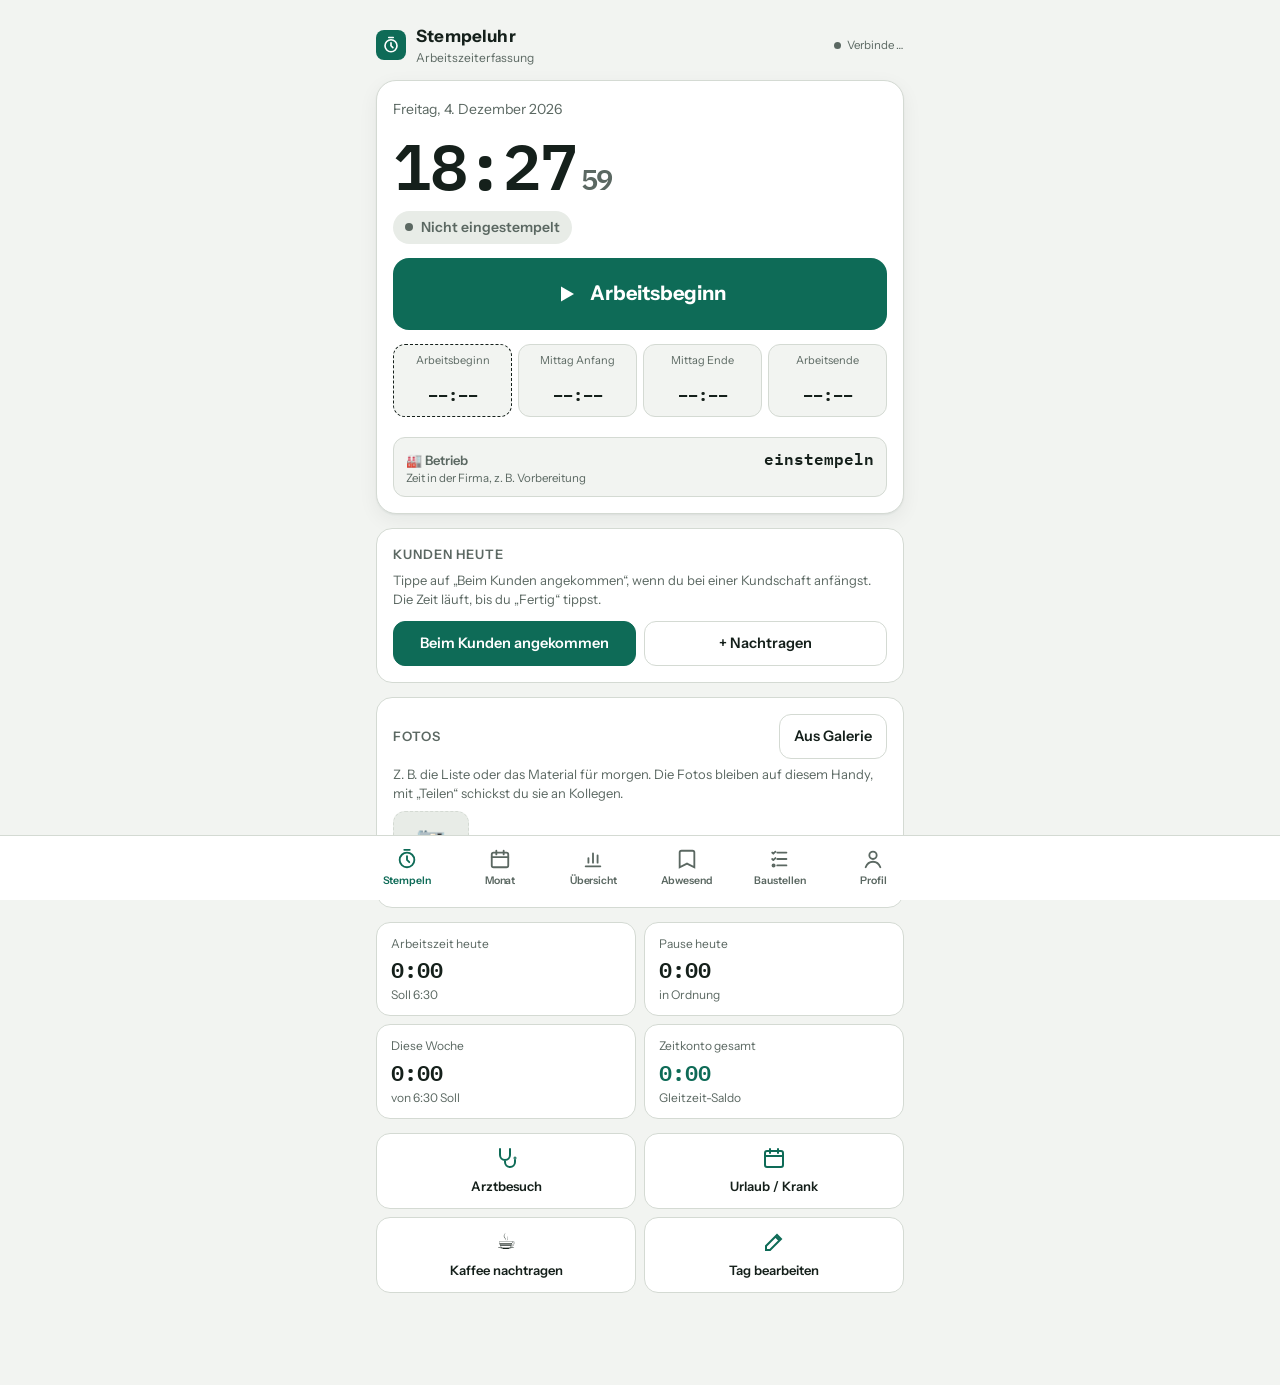
<file: android/stempeluhr-source.html>
<title>Stempeluhr</title>
<meta name="claude:viewport-fit-sides" content="cover">
<meta name="theme-color" content="#0E6B57">
<meta name="apple-mobile-web-app-capable" content="yes">
<link rel="preconnect" href="https://fonts.googleapis.com">
<link rel="preconnect" href="https://fonts.gstatic.com" crossorigin>
<link rel="stylesheet" href="https://fonts.googleapis.com/css2?family=Instrument+Sans:wght@400;500;600;700&family=IBM+Plex+Mono:wght@500;600&display=swap">
<style>
/* Layout: one-screen phone app, scrolling content, fixed bottom tab bar, bottom sheets for editing */
:root {
  --bg: #F2F4F1;
  --surface: #FFFFFF;
  --surface-2: #E8ECE7;
  --ink: #15201B;
  --muted: #5B6862;
  --line: #D4DAD3;
  --accent: #0E6B57;
  --accent-ink: #FFFFFF;
  --accent-soft: #D6EBE3;
  --break: #A86200;
  --break-soft: #F6E6C9;
  --danger: #B3261E;
  --danger-soft: #F8DEDA;
  --blue: #2B5BA6;
  --blue-soft: #DCE6F6;
  --violet: #6A4BA8;
  --violet-soft: #E7E0F5;
  --shadow: 0 1px 2px rgba(20,32,27,.06), 0 6px 20px rgba(20,32,27,.06);
  --f-ui: "Instrument Sans", system-ui, -apple-system, "Segoe UI", Roboto, sans-serif;
  --f-num: "IBM Plex Mono", ui-monospace, "SF Mono", Menlo, Consolas, monospace;
  --nav-h: 64px;
}
@media (prefers-color-scheme: dark) {
  :root:not([data-theme="light"]) {
    --bg: #0E1412; --surface: #172019; --surface-2: #212C27; --ink: #E6ECE8; --muted: #9AA7A0; --line: #2D3934;
    --accent: #4FC3A1; --accent-ink: #062219; --accent-soft: #163A30;
    --break: #E9A949; --break-soft: #3A2B12; --danger: #F2877E; --danger-soft: #3E1D1A;
    --blue: #8DB2F0; --blue-soft: #1D2C45; --violet: #B9A2EC; --violet-soft: #2C2343;
    --shadow: 0 1px 2px rgba(0,0,0,.3); color-scheme: dark;
  }
}
:root[data-theme="dark"] {
  --bg: #0E1412; --surface: #172019; --surface-2: #212C27; --ink: #E6ECE8; --muted: #9AA7A0; --line: #2D3934;
  --accent: #4FC3A1; --accent-ink: #062219; --accent-soft: #163A30;
  --break: #E9A949; --break-soft: #3A2B12; --danger: #F2877E; --danger-soft: #3E1D1A;
  --blue: #8DB2F0; --blue-soft: #1D2C45; --violet: #B9A2EC; --violet-soft: #2C2343;
  --shadow: 0 1px 2px rgba(0,0,0,.3); color-scheme: dark;
}
* { box-sizing: border-box; }
html, body { height: 100%; }
body { background: var(--bg); color: var(--ink); font-family: var(--f-ui); font-size: 15px; line-height: 1.45; -webkit-tap-highlight-color: transparent; }
button, input, select, textarea { font: inherit; color: inherit; }
button { cursor: pointer; }
:focus-visible { outline: 2px solid var(--accent); outline-offset: 2px; }
.num { font-family: var(--f-num); font-variant-numeric: tabular-nums; }

.app { max-width: 560px; margin: 0 auto; padding-left: max(16px, env(safe-area-inset-left, 0px)); padding-right: max(16px, env(safe-area-inset-right, 0px)); padding-block: 12px calc(var(--nav-h) + 28px + env(safe-area-inset-bottom, 0px)); }
.topbar { display: flex; align-items: center; justify-content: space-between; gap: 12px; padding-block: 4px 14px; }
.brand { display: flex; align-items: center; gap: 10px; min-width: 0; }
.brand-mark { width: 30px; height: 30px; border-radius: 8px; background: var(--accent); color: var(--accent-ink); display: grid; place-items: center; flex: none; }
.brand h1 { font-size: 17px; margin: 0; letter-spacing: .01em; }
.brand small { display: block; color: var(--muted); font-size: 12px; white-space: nowrap; overflow: hidden; text-overflow: ellipsis; }
.sync { font-size: 11.5px; color: var(--muted); display: inline-flex; align-items: center; gap: 6px; white-space: nowrap; }
.sync i { width: 7px; height: 7px; border-radius: 50%; background: var(--muted); display: inline-block; }
.sync.cloud i { background: var(--accent); }
.sync.local i { background: var(--break); }
.sync.device i { background: var(--accent); }

.view { display: grid; gap: 14px; }
.card { background: var(--surface); border: 1px solid var(--line); border-radius: 16px; padding: 16px; }
.card h2 { font-size: 13px; text-transform: uppercase; letter-spacing: .07em; color: var(--muted); margin: 0 0 10px; font-weight: 600; }
.row { display: flex; align-items: center; justify-content: space-between; gap: 10px; }

/* Heute */
.clock-card { background: var(--surface); border: 1px solid var(--line); border-radius: 20px; padding: 18px 16px 16px; box-shadow: var(--shadow); display: grid; gap: 14px; }
.clock-date { color: var(--muted); font-size: 14px; }
.clock { font-family: var(--f-num); font-size: clamp(44px, 15vw, 64px); font-weight: 600; letter-spacing: -.02em; line-height: 1; font-variant-numeric: tabular-nums; }
.clock .sec { font-size: .45em; color: var(--muted); margin-left: 4px; }
.status { display: inline-flex; align-items: center; gap: 8px; padding: 6px 12px; border-radius: 999px; font-weight: 600; font-size: 14px; width: fit-content; background: var(--surface-2); color: var(--muted); }
.status i { width: 8px; height: 8px; border-radius: 50%; background: currentColor; }
.status.work { background: var(--accent-soft); color: var(--accent); }
.status.work i { animation: pulse 1.6s ease-in-out infinite; }
.status.pause { background: var(--break-soft); color: var(--break); }
@keyframes pulse { 50% { opacity: .35; } }
@media (prefers-reduced-motion: reduce) { .status.work i { animation: none; } }
.big-btn { width: 100%; min-height: 72px; border: 0; border-radius: 16px; font-size: 20px; font-weight: 700; display: flex; align-items: center; justify-content: center; gap: 12px; background: var(--accent); color: var(--accent-ink); transition: transform .08s; }
.big-btn:active { transform: scale(.985); }
.big-btn.pause { background: var(--break); color: var(--surface); }
.big-btn.end { background: var(--ink); color: var(--bg); }
.big-btn.done { background: var(--surface-2); color: var(--muted); font-size: 16px; font-weight: 600; }
.btn-row { display: flex; gap: 8px; flex-wrap: wrap; }
.btn { border: 1px solid var(--line); background: var(--surface); border-radius: 12px; padding: 11px 14px; font-weight: 600; font-size: 14.5px; min-height: 44px; display: inline-flex; align-items: center; justify-content: center; gap: 8px; }
.btn.grow { flex: 1 1 0; }
.btn.primary { background: var(--accent); color: var(--accent-ink); border-color: var(--accent); }
.btn.danger { color: var(--danger); border-color: var(--danger); background: transparent; }
.btn.ghost { border-color: transparent; background: transparent; color: var(--muted); }
.btn svg, .big-btn svg { flex: none; }

.stamps { display: grid; grid-template-columns: repeat(4, minmax(0,1fr)); gap: 6px; }
.stamp { border: 1px solid var(--line); border-radius: 12px; padding: 9px 6px; text-align: center; background: var(--bg); }
.stamp span { display: block; font-size: 11px; hyphens: auto; overflow-wrap: anywhere; color: var(--muted); line-height: 1.2; min-height: 2.4em; }
.stamp b { display: block; font-family: var(--f-num); font-size: 17px; font-weight: 600; margin-top: 2px; }
.stamp.set { border-color: var(--accent); background: var(--accent-soft); }
.stamp.set span { color: var(--accent); }
.stamp.next { border-style: dashed; border-color: var(--ink); }
.stamp-betr { width: 100%; margin-top: 6px; display: grid; grid-template-columns: auto 1fr; grid-template-areas: "l v" "s s"; gap: 0 10px; align-items: baseline; text-align: left; border: 1px solid var(--line); border-radius: 12px; padding: 9px 12px; background: var(--bg); color: inherit; font: inherit; }
.stamp-betr span { grid-area: l; font-size: 13px; font-weight: 600; color: var(--muted); }
.stamp-betr b { grid-area: v; text-align: right; font-family: var(--f-num); font-size: 16px; font-weight: 600; }
.stamp-betr small { grid-area: s; font-size: 11.5px; color: var(--muted); }
.stamp-betr.set { border-color: var(--accent); background: var(--accent-soft); }
.stamp-betr.run { border-color: var(--blue); background: var(--blue-soft); }
.stamp-betr.run span, .stamp-betr.run b { color: var(--blue); }

.tiles { display: grid; grid-template-columns: repeat(2, minmax(0,1fr)); gap: 8px; }
.tile { background: var(--surface); border: 1px solid var(--line); border-radius: 14px; padding: 12px 14px; min-width: 0; }
.tile span { display: block; font-size: 12px; color: var(--muted); }
.tile b { display: block; font-family: var(--f-num); font-size: 22px; font-weight: 600; margin-top: 2px; font-variant-numeric: tabular-nums; }
.tile small { color: var(--muted); font-size: 12px; }
.pos { color: var(--accent); }
.neg { color: var(--danger); }

.note { border-radius: 12px; padding: 10px 12px; font-size: 13.5px; background: var(--break-soft); color: var(--ink); border: 1px solid var(--break); }
.note.info { background: var(--blue-soft); border-color: var(--blue); }
.hint { font-size: 13px; color: var(--muted); margin: 0; }

.quick { display: grid; grid-template-columns: repeat(2, minmax(0,1fr)); gap: 8px; }
.quick button { border: 1px solid var(--line); background: var(--surface); border-radius: 14px; padding: 12px 6px; display: grid; justify-items: center; gap: 6px; font-size: 13px; font-weight: 600; min-height: 76px; }
.quick button svg { color: var(--accent); }
.quick button .qi { font-size: 22px; line-height: 24px; }

/* Chips */
.chip { display: inline-flex; align-items: center; padding: 2px 8px; border-radius: 999px; font-size: 12px; font-weight: 600; white-space: nowrap; background: var(--surface-2); color: var(--muted); }
.chip.k-work { background: var(--accent-soft); color: var(--accent); }
.chip.k-blue { background: var(--blue-soft); color: var(--blue); }
.chip.k-red { background: var(--danger-soft); color: var(--danger); }
.chip.k-violet { background: var(--violet-soft); color: var(--violet); }
.chip.k-warn { background: var(--break-soft); color: var(--break); }

/* Monat */
.month-nav { display: flex; align-items: center; justify-content: space-between; gap: 8px; }
.month-nav h2 { margin: 0; font-size: 20px; text-transform: none; letter-spacing: 0; color: var(--ink); }
.icon-btn { width: 44px; height: 44px; border-radius: 12px; border: 1px solid var(--line); background: var(--surface); display: grid; place-items: center; }
.days { background: var(--surface); border: 1px solid var(--line); border-radius: 16px; overflow: hidden; }
.day { display: grid; grid-template-columns: 46px minmax(0,1fr) auto; gap: 10px; align-items: center; padding: 10px 12px; border-bottom: 1px solid var(--line); width: 100%; background: none; border-left: 0; border-right: 0; border-top: 0; text-align: left; }
.day:last-child { border-bottom: 0; }
.day.weekend { background: var(--bg); }
.day.today { box-shadow: inset 3px 0 0 var(--accent); }
.day .d { font-weight: 700; line-height: 1.1; }
.day .d small { display: block; font-weight: 500; color: var(--muted); font-size: 12px; }
.day .mid { min-width: 0; display: grid; gap: 3px; }
.day .times { font-family: var(--f-num); font-size: 13px; color: var(--muted); white-space: nowrap; overflow: hidden; text-overflow: ellipsis; }
.day .tags { display: flex; gap: 4px; flex-wrap: wrap; }
.day .right { text-align: right; font-family: var(--f-num); font-variant-numeric: tabular-nums; }
.day .right b { display: block; font-size: 15px; }
.day .right small { font-size: 12px; }
.future { opacity: .62; }

/* Forms */
.field { display: grid; gap: 5px; }
.field label, .lbl { font-size: 12.5px; font-weight: 600; color: var(--muted); }
.field input, .field select, .field textarea { width: 100%; min-height: 46px; border: 1px solid var(--line); background: var(--bg); border-radius: 12px; padding: 10px 12px; font-size: 16px; }
.field textarea { min-height: 70px; resize: vertical; }
.grid2 { display: grid; grid-template-columns: repeat(2, minmax(0,1fr)); gap: 10px; }
.grid4 { display: grid; grid-template-columns: repeat(2, minmax(0,1fr)); gap: 10px; }
.field input, .field select { min-width: 0; }
.week-soll { display: grid; grid-template-columns: repeat(7, minmax(0,1fr)); gap: 4px; }
.week-soll .field input { padding: 8px 2px; font-size: 13px; text-align: center; min-height: 42px; }
.week-soll .field label { text-align: center; }
.wt-day { justify-items: center; align-items: center; gap: 4px; font-size: 13px; }
.wt-day input { width: 22px; height: 22px; min-height: 0; accent-color: var(--accent, #2563eb); }
.check { display: flex; align-items: center; gap: 10px; min-height: 44px; font-weight: 500; }
.check input { width: 22px; height: 22px; accent-color: var(--accent); }
.form { display: grid; gap: 12px; }
.err { color: var(--danger); font-size: 13.5px; font-weight: 600; }
.abs-row { display: grid; grid-template-columns: minmax(0,1.4fr) minmax(0,1fr) minmax(0,1fr) 40px; gap: 6px; align-items: end; }
.abs-row .field select, .abs-row .field input { padding: 8px 6px; font-size: 14px; }
.abs-row .icon-btn { width: 40px; height: 46px; }
.earn-out { display: grid; gap: 2px; margin-top: 12px; padding: 12px 14px; border-radius: 12px; background: var(--bg); }
.earn-out span { color: var(--muted); font-size: 13.5px; }
.earn-out b { font-size: 26px; letter-spacing: -.01em; }
.earn-out small { color: var(--muted); font-size: 12.5px; }
.closed-badge { display: flex; align-items: center; gap: 6px; font-size: 13px; font-weight: 600; color: var(--accent); margin: -4px 0 10px; }
.closed-badge svg { width: 16px; height: 16px; }
.closed-card { border-color: var(--accent); }
.ytbl { display: grid; }
.ytr { display: grid; grid-template-columns: minmax(0,1.4fr) 0.6fr 1fr 1fr; gap: 6px; align-items: center; padding: 10px 2px; border: 0; border-bottom: 1px solid var(--line); background: none; text-align: left; font: inherit; color: inherit; width: 100%; }
.ytr:last-child { border-bottom: 0; }
.ytr span:not(:first-child) { text-align: right; font-family: var(--f-num); font-variant-numeric: tabular-nums; }
.ytr .ok svg { width: 14px; height: 14px; color: var(--accent); vertical-align: -2px; }
.yth { font-size: 12px; font-weight: 600; color: var(--muted); padding-top: 0; }
.kp-row { display: flex; gap: 8px; margin-top: 10px; }
.foto-strip { display: flex; gap: 8px; overflow-x: auto; padding-bottom: 4px; }
.foto-th { flex: 0 0 auto; width: 76px; height: 76px; border-radius: 12px; overflow: hidden; border: 1px solid var(--line); padding: 0; background: var(--surface-2); }
.foto-th img { width: 100%; height: 100%; object-fit: cover; display: block; }
.foto-add { display: grid; place-items: center; align-content: center; gap: 2px; font-size: 24px; color: var(--accent); border-style: dashed; }
.foto-add span { font-size: 12px; font-weight: 600; }
.foto-big { width: 100%; max-height: 62vh; object-fit: contain; border-radius: 12px; background: #000; margin: 6px 0 12px; }
.std-form { display: grid; gap: 6px; margin-top: 14px; }
.std-form label { font-weight: 600; }
.std-row { display: flex; gap: 8px; }
.std-row input { flex: 1; width: 0; min-width: 0; font-size: 22px; font-weight: 600; text-align: center; padding: 12px; border-radius: 12px; border: 1.5px solid var(--line, #ccc); background: var(--surface); color: var(--ink, inherit); }
.std-form small { color: var(--muted); }
.fn-list { display: grid; gap: 0; }
.fn-list .check { min-height: 40px; font-size: 14.5px; }
.kp-btn { background: var(--break-soft); border-color: var(--break); }
.kp-erow { display: grid; grid-template-columns: minmax(0,1fr) minmax(0,1fr) 44px; gap: 8px; align-items: end; }
.kp-erow .icon-btn { width: 44px; height: 46px; }
.kd-open { cursor: pointer; min-width: 0; }
.knr { display: inline-block; font-family: var(--f-num); font-size: 12px; font-weight: 600; padding: 1px 6px; border-radius: 6px; background: var(--blue-soft); color: var(--blue); vertical-align: 1px; }
.ks-row { width: 100%; border: 0; border-bottom: 1px solid var(--line); background: none; text-align: left; font: inherit; color: inherit; }
.ks-row svg { color: var(--muted); width: 18px; }
.mat { margin-top: 4px; font-size: 13px; color: var(--break); font-weight: 600; }
.todo-hint { margin-top: 4px; font-size: 13px; color: var(--accent); font-weight: 600; }
.bs-head { display: flex; align-items: baseline; justify-content: space-between; gap: 8px; padding-bottom: 8px; border-bottom: 2px solid var(--accent); }
.bs-head b { font-size: 17px; line-height: 1.3; }
.bs-head small { color: var(--muted); font-size: 12.5px; white-space: nowrap; }
.bs-head.heute { border-bottom-color: var(--break); }
.bs-lbl { margin: 12px 0 0; font-size: 11.5px; font-weight: 700; letter-spacing: .06em; text-transform: uppercase; color: var(--muted); }
.bs-row { display: flex; align-items: center; gap: 8px; min-height: 44px; border-bottom: 1px solid var(--line); }
.bs-row .bs-t { flex: 1; min-width: 0; font-size: 15.5px; line-height: 1.35; padding: 8px 0; overflow-wrap: anywhere; cursor: text; }
.bs-row.done .bs-t { text-decoration: line-through; color: var(--muted); }
.bs-chk { flex: none; width: 28px; height: 28px; border-radius: 7px; border: 2px solid var(--muted); background: none; display: grid; place-items: center; color: var(--accent-ink); padding: 0; }
.bs-row.done .bs-chk { background: var(--accent); border-color: var(--accent); }
.bs-x { flex: none; width: 34px; height: 34px; border: 0; background: none; color: var(--muted); font-size: 20px; padding: 0; }
.bs-add { display: flex; align-items: center; gap: 8px; min-height: 44px; border-bottom: 1px dashed var(--line); }
.bs-add input { flex: 1; min-width: 0; border: 0; background: none; color: var(--ink); font: inherit; font-size: 15.5px; padding: 10px 0; outline: none; }
.bs-add input::placeholder { color: var(--muted); }
.bs-add button { flex: none; width: 34px; height: 34px; border-radius: 9px; border: 0; background: var(--accent-soft); color: var(--accent); font-size: 20px; font-weight: 700; padding: 0; }
.bs-done { margin-top: 10px; }
.bs-done summary { font-size: 13px; color: var(--muted); cursor: pointer; padding: 6px 0; }
.bs-foot { display: flex; justify-content: flex-end; margin-top: 8px; }
.pw-wrap { position: relative; }
.eye-btn { border: 0; background: none; font-size: 20px; width: 44px; height: 40px; padding: 0; vertical-align: middle; margin: -10px 0; }
.pw-wrap input { width: 100%; padding-right: 52px; }
.pw-eye { position: absolute; right: 4px; top: 50%; transform: translateY(-50%); width: 44px; height: 40px; border: 0; background: none; font-size: 20px; padding: 0; }
.bs-by { display: inline-block; margin-left: 6px; font-size: 11.5px; font-weight: 600; color: var(--blue); background: var(--blue-soft); border-radius: 6px; padding: 0 5px; vertical-align: 1px; }
.sk-thumbs { display: flex; gap: 8px; overflow-x: auto; padding: 8px 0 4px; }
.sk-th { flex: none; width: 92px; height: 138px; border-radius: 10px; border: 1px solid var(--line); padding: 0; background: #fff; overflow: hidden; }
.sk-th img { width: 100%; height: 100%; display: block; }
.sk-th.sk-new { background: var(--surface-2); color: var(--accent); font-weight: 700; font-size: 13px; display: grid; place-items: center; align-content: center; gap: 2px; }
.sk-th.sk-new span { font-size: 28px; line-height: 1; }
#sk-root { position: fixed; inset: 0; z-index: 60; background: var(--bg); display: flex; flex-direction: column; padding: env(safe-area-inset-top, 0px) env(safe-area-inset-right, 0px) env(safe-area-inset-bottom, 0px) env(safe-area-inset-left, 0px); }
.sk-top { display: flex; align-items: center; gap: 8px; padding: 8px 12px; }
.sk-top b { flex: 1; min-width: 0; font-size: 15px; overflow: hidden; text-overflow: ellipsis; white-space: nowrap; }
.sk-wrap { flex: 1; min-height: 0; display: grid; place-items: center; padding: 0 8px; }
#sk-cv { touch-action: none; border-radius: 6px; box-shadow: 0 1px 6px rgba(0,0,0,.25); background: #fff; }
.sk-tools { display: grid; grid-template-columns: repeat(8, 1fr); gap: 4px; padding: 8px 8px 4px; }
.sk-tools button, .sk-row2 button { border: 1px solid var(--line); background: var(--surface); color: var(--ink); border-radius: 10px; min-height: 48px; padding: 2px 0; display: grid; place-items: center; align-content: center; gap: 1px; font-size: 10px; font-weight: 600; }
.sk-tools button b { font-size: 19px; line-height: 1.1; font-weight: 700; }
.sk-tools button[aria-pressed="true"] { background: var(--accent); color: var(--accent-ink); border-color: var(--accent); }
.sk-row2 { display: flex; gap: 6px; padding: 0 8px 8px; align-items: center; }
.sk-row2 button { min-height: 40px; padding: 0 12px; font-size: 13px; }
.sk-row2 .sk-col { width: 32px; height: 32px; border-radius: 50%; border: 3px solid var(--surface); box-shadow: 0 0 0 1px var(--line); padding: 0 !important; min-height: 0 !important; }
.sk-row2 .sk-col[aria-pressed="true"] { box-shadow: 0 0 0 3px var(--accent); }
.sk-row2 .grow { flex: 1; }
.kd-acts { display: flex; gap: 6px; align-items: center; }
#print-root { position: fixed; inset: 0; z-index: 60; overflow: auto; background: var(--bg); padding: 12px 12px 40px; }
.pr-bar { position: sticky; top: 0; display: flex; gap: 8px; padding: 8px 0; background: var(--bg); z-index: 1; }
.pr-hint { font-size: 13px; color: var(--muted); margin: 0 0 10px; }
.linkbtn { border: 0; background: none; padding: 0; color: var(--accent); font: inherit; font-weight: 600; text-decoration: underline; }
.pr-page { background: #fff; color: #111; border-radius: 8px; padding: 14px; overflow-x: auto; box-shadow: 0 1px 4px rgba(0,0,0,.15); }
body.printing { overflow: hidden; }
@media print {
  @page { size: A4 portrait; margin: 10mm 9mm; }
  body.printing > *:not(#print-root) { display: none !important; }
  html, body.printing { background: #fff !important; }
  body.printing #print-root { position: static; overflow: visible; padding: 0; background: #fff; }
  body.printing .pr-bar, body.printing .pr-hint { display: none !important; }
  body.printing .pr-page { box-shadow: none; padding: 0; border-radius: 0; overflow: visible; }
}
.kd-tbl { border: 1px solid var(--line); border-radius: 14px; overflow: hidden; background: var(--surface); }
.kd-cap { display: flex; align-items: center; justify-content: space-between; gap: 8px; padding: 8px 8px 8px 12px; background: var(--bg); border-bottom: 1px solid var(--line); }
.kd-cap b { font-size: 14px; }
.kd-cap small { color: var(--muted); font-size: 12.5px; font-weight: 500; margin-left: 6px; }
.kd-plus { width: 40px; height: 40px; border-radius: 50%; border: 0; background: var(--accent); color: #fff; font-size: 26px; line-height: 1; display: grid; place-items: center; font-weight: 500; }
.kd-tr { display: grid; grid-template-columns: minmax(0,1fr) 72px 72px 32px; gap: 4px; align-items: center; padding: 5px 6px; border-bottom: 1px solid var(--line); }
.kd-tr:last-child { border-bottom: 0; }
.kd-tr .kd-note { grid-column: 1 / -1; min-height: 38px; font-size: 14px; }
.kd-th { font-size: 12px; font-weight: 600; color: var(--muted); padding-top: 6px; padding-bottom: 6px; }
.kd-th span { padding-left: 4px; }
.kd-tr input { width: 100%; min-width: 0; min-height: 42px; border: 1px solid var(--line); background: var(--bg); border-radius: 10px; padding: 6px 6px; font-size: 15px; }
.kd-tr input[type=time] { padding: 6px 2px; text-align: center; }
.kd-tr input[type=time]::-webkit-calendar-picker-indicator { display: none; }
.no-picker .kd-tr input[type=time]::-webkit-calendar-picker-indicator { display: block; }
.kd-tr .icon-btn { width: 32px; height: 42px; border-radius: 10px; }
.kd-empty { padding: 12px; color: var(--muted); font-size: 13.5px; }

.list { display: grid; }
.li { display: grid; grid-template-columns: minmax(0,1fr) auto; gap: 8px; align-items: center; padding: 10px 0; border-bottom: 1px solid var(--line); }
.li:last-child { border-bottom: 0; }
.li small { color: var(--muted); display: block; font-size: 12.5px; }

.kv { display: grid; grid-template-columns: minmax(0,1fr) auto; gap: 6px 12px; font-size: 14.5px; }
.kv dt { color: var(--muted); }
.kv dd { margin: 0; text-align: right; font-family: var(--f-num); font-variant-numeric: tabular-nums; font-weight: 600; }
.kv .sep { grid-column: 1 / -1; border-top: 1px solid var(--line); margin: 4px 0; }

/* Nav */
.nav { position: fixed; left: 0; right: 0; bottom: 0; z-index: 20; background: var(--surface); border-top: 1px solid var(--line); padding-bottom: env(safe-area-inset-bottom, 0px); padding-left: env(safe-area-inset-left, 0px); padding-right: env(safe-area-inset-right, 0px); }
.nav-in { max-width: 560px; margin: 0 auto; display: grid; grid-template-columns: repeat(5, 1fr); height: var(--nav-h); }
.nav button { border: 0; background: none; display: grid; justify-items: center; align-content: center; gap: 3px; font-size: 11.5px; font-weight: 600; color: var(--muted); min-width: 0; padding: 0 1px; white-space: nowrap; overflow: hidden; text-overflow: ellipsis; }
.nav-in.n6 button { font-size: 10.5px; letter-spacing: -.1px; }
.nav button[aria-current="page"] { color: var(--accent); }

/* Sheet */
.scrim { position: fixed; inset: 0; background: rgba(8,14,12,.45); z-index: 40; display: flex; align-items: flex-end; justify-content: center; }
.sheet { background: var(--surface); width: 100%; max-width: 560px; max-height: 92%; overflow-y: auto; border-radius: 22px 22px 0 0; padding: 8px max(16px, env(safe-area-inset-left, 0px)) calc(20px + env(safe-area-inset-bottom, 0px)) max(16px, env(safe-area-inset-right, 0px)); }
.sheet .grab { width: 40px; height: 5px; background: var(--line); border-radius: 3px; margin: 4px auto 12px; }
.sheet h3 { margin: 0 0 4px; font-size: 19px; }
.sheet .sub { color: var(--muted); margin: 0 0 14px; font-size: 13.5px; }
.sheet-actions { display: flex; gap: 8px; margin-top: 16px; flex-wrap: wrap; }
.sheet textarea.out { width: 100%; min-height: 200px; font-family: var(--f-num); font-size: 12px; border-radius: 12px; border: 1px solid var(--line); background: var(--bg); padding: 10px; }

.toast { position: fixed; left: 50%; transform: translateX(-50%); bottom: calc(var(--nav-h) + 14px + env(safe-area-inset-bottom, 0px)); z-index: 50; background: var(--ink); color: var(--bg); border-radius: 14px; padding: 10px 10px 10px 16px; display: flex; align-items: center; gap: 12px; font-size: 14px; font-weight: 500; width: min(520px, calc(100% - 32px)); box-shadow: 0 8px 24px rgba(0,0,0,.25); }
.toast button { margin-left: auto; border: 0; background: transparent; color: var(--accent-soft); font-weight: 700; padding: 8px 10px; }
.toast span { flex: 1; min-width: 0; }

.empty { text-align: center; padding: 20px 8px; color: var(--muted); font-size: 14px; }

/* Urlaubskalender */
.uc-head { display: flex; align-items: center; justify-content: space-between; gap: 8px; margin-bottom: 10px; }
.uc-head h2 { margin: 0; }
.uc-yr { display: flex; align-items: center; gap: 4px; font-family: var(--f-num); font-weight: 700; font-size: 16px; }
.uc-yr button { background: none; border: 0; color: var(--ink); padding: 6px; border-radius: 8px; display: flex; }
.uc-leg { display: flex; flex-wrap: wrap; gap: 6px 12px; font-size: 12px; color: var(--muted); margin-bottom: 10px; }
.uc-leg i { display: inline-block; width: 12px; height: 12px; border-radius: 3px; vertical-align: -2px; margin-right: 4px; }
.uc-ms { display: grid; grid-template-columns: repeat(2, minmax(0,1fr)); gap: 14px 12px; }
@media (min-width: 560px) { .uc-ms { grid-template-columns: repeat(3, minmax(0,1fr)); } }
.uc-m b { display: block; font-size: 13px; margin-bottom: 4px; }
.uc-m b small { font-weight: 600; color: var(--accent); margin-left: 4px; }
.uc-g { display: grid; grid-template-columns: repeat(7, minmax(0,1fr)); gap: 3px 0; }
.uc-g span { font-size: 9.5px; color: var(--muted); text-align: center; }
.uc-d { appearance: none; border: 0; padding: 0; aspect-ratio: 1; min-width: 0; border-radius: 5px; background: transparent; color: var(--ink); font: 600 11px/1 var(--f-num); font-variant-numeric: tabular-nums; cursor: pointer; }
.uc-d.w { color: var(--muted); opacity: .55; }
.uc-d { margin: 0 1px; }
.uc-d.f { color: #fff; background: var(--danger); opacity: 1; }
.uc-d.b { background: repeating-linear-gradient(135deg, var(--break) 0 4px, var(--break-soft) 4px 8px); color: var(--ink); box-shadow: inset 0 0 0 2px var(--break); font-weight: 800; }
.uc-d.b { text-shadow: 0 0 3px var(--surface), 0 0 3px var(--surface); }
.uc-d.z { background: var(--blue); color: #fff; }
/* Urlaubsband: von erstem bis letztem Urlaubstag durchgehend */
.uc-d.ub { margin: 0; border-radius: 0; background: color-mix(in srgb, var(--accent) 38%, var(--surface)); color: var(--ink); opacity: 1; }
.uc-d.ub.u { background: var(--accent); color: var(--accent-ink); }
.uc-d.ub.f { background: color-mix(in srgb, var(--accent) 38%, var(--surface)); color: var(--danger); font-weight: 800; }
.uc-d.ubs, .uc-d.ub.mo { border-top-left-radius: 8px; border-bottom-left-radius: 8px; }
.uc-d.ube, .uc-d.ub.so { border-top-right-radius: 8px; border-bottom-right-radius: 8px; }
.uc-bl { margin: 0 0 14px; display: grid; gap: 6px; }
.uc-bl .bk { display: flex; align-items: center; gap: 10px; padding: 9px 10px 9px 12px; border-radius: 10px; background: var(--accent-soft); border-left: 5px solid var(--accent); }
.uc-bl .bk div { flex: 1; min-width: 0; }
.uc-bl .bk b { display: block; font-size: 15px; }
.uc-bl .bk small { color: var(--muted); font-size: 12.5px; }
.uc-bl .bk.past { opacity: .6; }
.uc-d.a { background: var(--violet-soft); color: var(--violet); }
.uc-d.u { background: var(--accent); color: var(--accent-ink); }
.uc-d.uh { background: linear-gradient(135deg, var(--accent) 50%, var(--accent-soft) 50%); color: var(--ink); }
.uc-d.t { box-shadow: inset 0 0 0 2px var(--blue); }
.uc-d.s { background: var(--blue); color: #fff; }
.uc-sel { margin: 10px 0 0; padding: 10px 12px; border-radius: 10px; background: var(--accent-soft); font-size: 14px; display: flex; align-items: center; justify-content: space-between; gap: 8px; }
.uc-blocks { margin-top: 14px; }
.uc-cd { text-align: center; padding: 4px 0 2px; }
.uc-cd .big { font: 700 54px/1 var(--f-num); color: var(--accent); font-variant-numeric: tabular-nums; }
.uc-cd .lbl { font-size: 15px; font-weight: 600; margin-top: 4px; }
.uc-cd .sub2 { font-size: 13px; color: var(--muted); margin-top: 4px; }
.uc-bar { height: 12px; border-radius: 999px; background: var(--surface-2); overflow: hidden; margin: 12px 0 4px; }
.uc-bar i { display: block; height: 100%; border-radius: 999px; background: linear-gradient(90deg, var(--accent-soft), var(--accent)); }
.uc-barl { display: flex; justify-content: space-between; font-size: 11.5px; color: var(--muted); }
.uc-row { display: grid; grid-template-columns: auto minmax(0,1fr); gap: 14px; align-items: center; margin-top: 14px; padding-top: 14px; border-top: 1px solid var(--line); }
.uc-ring { position: relative; width: 104px; height: 104px; }
.uc-ring svg { transform: rotate(-90deg); }
.uc-ring div { position: absolute; inset: 0; display: flex; flex-direction: column; align-items: center; justify-content: center; }
.uc-ring b { font: 700 24px/1 var(--f-num); }
.uc-ring small { font-size: 11px; color: var(--muted); }
.uc-za { font-size: 14px; line-height: 1.45; }
.uc-za b { font-family: var(--f-num); }
.uc-br .li b { font-size: 14.5px; }
.uc-gain { font: 700 13px var(--f-num); color: var(--break); white-space: nowrap; }

/* Kundendatenblatt */
.ks-foto { position: relative; max-height: 46vh; overflow: auto; border-radius: 12px; border: 1px solid var(--line); background: var(--surface-2); margin: 0 0 10px; -webkit-overflow-scrolling: touch; }
.ks-foto img { display: block; width: 100%; height: auto; }
.ks-foto.big img { width: 220%; max-width: none; }
.ks-foto .zoom { position: sticky; left: 8px; bottom: 8px; display: inline-block; margin: -38px 0 8px 8px; padding: 4px 10px; border-radius: 999px; background: rgba(0,0,0,.6); color: #fff; font-size: 12px; pointer-events: none; }
.ks-tel { display: inline-block; margin-top: 4px; font-size: 14px; font-weight: 600; color: var(--accent); }

/* Fotodoku */
.foto-th { position: relative; }
.ft-tag { position: absolute; left: 3px; bottom: 3px; padding: 1px 5px; border-radius: 6px; font-size: 9.5px; font-weight: 700; color: #fff; background: rgba(0,0,0,.62); line-height: 1.4; }
.ft-tag.vorher { background: #2B5BA6; } .ft-tag.waehrend { background: #A86200; } .ft-tag.nachher { background: #0E6B57; } .ft-tag.mangel { background: #B3261E; }
.ft-note { position: absolute; right: 3px; top: 3px; font-size: 11px; background: rgba(0,0,0,.55); border-radius: 6px; padding: 0 3px; }
.fd-tags { display: flex; flex-wrap: wrap; gap: 6px; }
.fd-tags button { border: 1px solid var(--line); background: var(--surface); color: var(--ink); border-radius: 999px; padding: 7px 12px; font-size: 13.5px; font-weight: 600; }
.fd-tags button[aria-pressed="true"] { background: var(--ink); color: var(--surface); border-color: var(--ink); }
.fd-day { font-size: 13px; font-weight: 700; color: var(--muted); text-transform: uppercase; letter-spacing: .05em; margin: 16px 0 8px; }
.fd-item { margin-bottom: 14px; }
.fd-item img { width: 100%; border-radius: 12px; display: block; border: 1px solid var(--line); background: var(--surface-2); min-height: 120px; }
.fd-cap { font-size: 13px; color: var(--muted); margin-top: 5px; display: flex; flex-wrap: wrap; gap: 6px; align-items: center; }
.fd-note { font-size: 14.5px; margin-top: 3px; white-space: pre-wrap; }
.lnk { border: 0; background: none; color: var(--accent); font: inherit; font-weight: 700; padding: 0; text-transform: none; letter-spacing: 0; }

.ocr-lines { display: flex; flex-wrap: wrap; gap: 6px; margin-top: 8px; }
.ocr-lines button { border: 1px solid var(--line); background: var(--surface); color: var(--ink); border-radius: 8px; padding: 6px 9px; font-size: 13.5px; text-align: left; }
.ocr-box { border: 1px dashed var(--line); border-radius: 12px; padding: 10px 12px; margin: 0 0 12px; }
.ocr-box summary { font-size: 13.5px; font-weight: 600; cursor: pointer; }
.ocr-bar { height: 10px; border-radius: 999px; background: var(--surface-2); overflow: hidden; margin: 14px 0 8px; }
.ocr-bar i { display: block; height: 100%; width: 3%; background: var(--accent); transition: width .3s; }
</style>

<div class="app">
  <header class="topbar">
    <div class="brand">
      <div class="brand-mark" aria-hidden="true">
        <svg width="18" height="18" viewBox="0 0 24 24" fill="none" stroke="currentColor" stroke-width="2.2" stroke-linecap="round"><circle cx="12" cy="13" r="8"/><path d="M12 9v4l2.5 2.5M9 2h6"/></svg>
      </div>
      <div style="min-width:0"><h1>Stempeluhr</h1><small id="who">Arbeitszeiterfassung</small></div>
    </div>
    <span class="sync" id="sync"><i></i><span>Lädt …</span></span>
  </header>
  <main id="view" class="view" aria-live="polite"></main>
</div>

<nav class="nav" aria-label="Hauptmenü">
  <div class="nav-in">
    <button id="nav-heute" data-tab="heute"><svg width="22" height="22" viewBox="0 0 24 24" fill="none" stroke="currentColor" stroke-width="2" stroke-linecap="round"><circle cx="12" cy="13" r="8"/><path d="M12 9v4l2.5 2.5M9 2h6"/></svg>Stempeln</button>
    <button id="nav-monat" data-tab="monat"><svg width="22" height="22" viewBox="0 0 24 24" fill="none" stroke="currentColor" stroke-width="2" stroke-linecap="round"><rect x="3" y="5" width="18" height="16" rx="2"/><path d="M3 10h18M8 3v4M16 3v4"/></svg>Monat</button>
    <button id="nav-jahr" data-tab="jahr"><svg width="22" height="22" viewBox="0 0 24 24" fill="none" stroke="currentColor" stroke-width="2" stroke-linecap="round"><path d="M4 20h16M7 16v-5M12 16V6M17 16v-8"/></svg>Übersicht</button>
    <button id="nav-abw" data-tab="abw"><svg width="22" height="22" viewBox="0 0 24 24" fill="none" stroke="currentColor" stroke-width="2" stroke-linecap="round"><path d="M4 21V5a2 2 0 0 1 2-2h12a2 2 0 0 1 2 2v16l-8-4z"/></svg>Abwesend</button>
    <button id="nav-baust" data-tab="baust"><svg width="22" height="22" viewBox="0 0 24 24" fill="none" stroke="currentColor" stroke-width="2" stroke-linecap="round" stroke-linejoin="round"><path d="M9 5h10M9 12h10M9 19h10"/><path d="M3.5 5l1.2 1.2L7 4M3.5 12l1.2 1.2L7 11"/><circle cx="5" cy="19" r="1.2"/></svg>Baustellen</button>
    <button id="nav-profil" data-tab="profil"><svg width="22" height="22" viewBox="0 0 24 24" fill="none" stroke="currentColor" stroke-width="2" stroke-linecap="round"><circle cx="12" cy="8" r="4"/><path d="M4 21c1.5-4 4.5-6 8-6s6.5 2 8 6"/></svg>Profil</button>
  </div>
</nav>

<div id="print-root" hidden></div>
<div id="sheet-root"></div>
<div id="toast-root"></div>
<input type="file" id="import-file" accept="application/json,.json" hidden>
<input type="file" id="foto-cam" accept="image/*" capture="environment" hidden>
<input type="file" id="foto-file" accept="image/*" multiple hidden>

<script>
(() => {
"use strict";

/* ---------- Stammdaten ---------- */
const KINDS = {
  arbeit:      { label: "Arbeitstag", credit: "work", cls: "k-work" },
  urlaub:      { label: "Urlaub", credit: "soll", cls: "k-blue", vac: 1 },
  urlaub_halb: { label: "Urlaub ½ Tag", credit: "half", cls: "k-blue", vac: 0.5 },
  krank:       { label: "Krankenstand", credit: "soll", cls: "k-red", beleg: true },
  unfall:      { label: "Arbeitsunfall", credit: "soll", cls: "k-red", beleg: true },
  pflege:      { label: "Pflegefreistellung", credit: "soll", cls: "k-red", beleg: true },
  za:          { label: "Zeitausgleich", credit: "none", cls: "k-violet" },
  schule:      { label: "Schulung / Berufsschule", credit: "soll", cls: "k-violet" },
  sonder:      { label: "Sonderurlaub", credit: "soll", cls: "k-violet", beleg: true, hint: "Hochzeit, Geburt, Todesfall, Umzug" },
  feiertag:    { label: "Feiertag", credit: "nosoll", cls: "" },
  unbezahlt:   { label: "Unbezahlter Urlaub", credit: "nosoll", cls: "" },
  frei:        { label: "Frei (kein Arbeitstag)", credit: "nosoll", cls: "" },
};
const PARTIAL = {
  arzt:       { label: "Arztbesuch", paid: true },
  behoerde:   { label: "Behördenweg", paid: true },
  verh:       { label: "Sonst. Dienstverhinderung", paid: true },
  dienstgang: { label: "Dienstgang / Außentermin", paid: true },
  privat:     { label: "Privat (unbezahlt)", paid: false },
};
const ORTE = { betrieb: "Betrieb", homeoffice: "Homeoffice", dienstreise: "Dienstreise", aussendienst: "Außendienst / Baustelle", kunde: "Beim Kunden" };
const WD = ["So", "Mo", "Di", "Mi", "Do", "Fr", "Sa"];
const WD_LONG = ["Sonntag", "Montag", "Dienstag", "Mittwoch", "Donnerstag", "Freitag", "Samstag"];
const MONTHS = ["Jänner", "Februar", "März", "April", "Mai", "Juni", "Juli", "August", "September", "Oktober", "November", "Dezember"];
const MONTHS_DE = ["Januar"].concat(MONTHS.slice(1));
const STAMP_SHORT = { in: "Arbeits&shy;beginn", ls: "Mittag Anfang", le: "Mittag Ende", out: "Arbeits&shy;ende" };
const STAMP_LABELS = { in: "Arbeitsbeginn", ls: "Mittag Anfang", le: "Mittag Ende", out: "Arbeitsende" };

/* ---------- Helfer ---------- */
const pad = n => String(n).padStart(2, "0");
const dsOf = d => `${d.getFullYear()}-${pad(d.getMonth() + 1)}-${pad(d.getDate())}`;
const parseDs = ds => { const [y, m, d] = ds.split("-").map(Number); return new Date(y, m - 1, d); };
const addDays = (ds, n) => { const d = parseDs(ds); d.setDate(d.getDate() + n); return dsOf(d); };
const todayDs = () => dsOf(new Date());
const nowHM = () => { const d = new Date(); return `${pad(d.getHours())}:${pad(d.getMinutes())}`; };
const toMin = hm => { if (!hm) return null; const [h, m] = hm.split(":").map(Number); return h * 60 + m; };
const nowMin = () => { const d = new Date(); return d.getHours() * 60 + d.getMinutes(); };
const hm = m => { const s = m < 0 ? "−" : ""; m = Math.abs(Math.round(m)); return `${s}${Math.floor(m / 60)}:${pad(m % 60)}`; };
const hmSigned = m => (m > 0 ? "+" : "") + hm(m);
const dec = m => (Math.round(m / 60 * 100) / 100).toFixed(2).replace(".", ",");
const dec2 = v => v.toFixed(2).replace(".", ",");
const esc = s => String(s ?? "").replace(/[&<>"']/g, c => ({ "&": "&amp;", "<": "&lt;", ">": "&gt;", '"': "&quot;", "'": "&#39;" }[c]));
const monthName = (mk, region) => { const [y, m] = mk.split("-").map(Number); return `${(region === "DE" ? MONTHS_DE : MONTHS)[m - 1]} ${y}`; };
const daysInMonth = mk => { const [y, m] = mk.split("-").map(Number); return new Date(y, m, 0).getDate(); };
const clone = o => JSON.parse(JSON.stringify(o));
const $ = id => document.getElementById(id);

/* ---------- Feiertage ---------- */
function easter(y) {
  const a = y % 19, b = Math.floor(y / 100), c = y % 100, d = Math.floor(b / 4), e = b % 4, f = Math.floor((b + 8) / 25),
    g = Math.floor((b - f + 1) / 3), h = (19 * a + b - d - g + 15) % 30, i = Math.floor(c / 4), k = c % 4,
    l = (32 + 2 * e + 2 * i - h - k) % 7, m = Math.floor((a + 11 * h + 22 * l) / 451),
    mo = Math.floor((h + l - 7 * m + 114) / 31), da = ((h + l - 7 * m + 114) % 31) + 1;
  return dsOf(new Date(y, mo - 1, da));
}
const holCache = {};
function holidays(y, region) {
  const key = y + region;
  if (holCache[key]) return holCache[key];
  const E = easter(y), map = {};
  const fix = (md, n) => map[`${y}-${md}`] = n, rel = (off, n) => map[addDays(E, off)] = n;
  if (region === "AT") {
    fix("01-01", "Neujahr"); fix("01-06", "Heilige Drei Könige"); rel(1, "Ostermontag"); fix("05-01", "Staatsfeiertag");
    rel(39, "Christi Himmelfahrt"); rel(50, "Pfingstmontag"); rel(60, "Fronleichnam"); fix("08-15", "Mariä Himmelfahrt");
    fix("10-26", "Nationalfeiertag"); fix("11-01", "Allerheiligen"); fix("12-08", "Mariä Empfängnis");
    fix("12-25", "Christtag"); fix("12-26", "Stefanitag");
  } else if (region === "DE") {
    fix("01-01", "Neujahr"); rel(-2, "Karfreitag"); rel(1, "Ostermontag"); fix("05-01", "Tag der Arbeit");
    rel(39, "Christi Himmelfahrt"); rel(50, "Pfingstmontag"); fix("10-03", "Tag der Deutschen Einheit");
    fix("12-25", "1. Weihnachtstag"); fix("12-26", "2. Weihnachtstag");
  }
  return holCache[key] = map;
}
const holidayName = ds => holidays(+ds.slice(0, 4), S.settings.region)[ds] || null;

/* ---------- Zustand & Speicherung ---------- */
const LS_KEY = "stempeluhr.v1";
const defaultSettings = () => ({
  name: "", persnr: "", firma: "", region: "AT",
  soll: [480, 480, 480, 480, 390, 0, 0], // Mo..So in Minuten
  erfassung: "zeit", // "stunden": nur Gesamtstunden pro Tag
  modell: "tage", wochenMin: 1800, wochenTage: [1, 1, 1, 1, 1, 0, 0], // modell "woche": Wochenstunden flexibel
  urlaubTage: 25, urlaubRest: 0, startSaldo: 0, startDate: todayDs(), pauseHinweis: true, kpMin: 10, kpAbzug: true, updatedAt: 0,
});
let S = { settings: defaultSettings(), months: {} };
try {
  const raw = localStorage.getItem(LS_KEY);
  if (raw) { const p = JSON.parse(raw); S.settings = { ...defaultSettings(), ...(p.settings || {}) }; S.months = p.months || {}; }
} catch (e) { /* kein lokaler Speicher */ }

function saveLocal() { try { localStorage.setItem(LS_KEY, JSON.stringify(S)); } catch (e) {} }

let dbCol = null, syncMode = "pending";
const pending = new Set();
let flushTimer = null, writing = false;
function scheduleRemote(id) { pending.add(id); clearTimeout(flushTimer); flushTimer = setTimeout(flush, 600); }
async function flush() {
  if (!dbCol || writing) return;
  writing = true;
  try {
    while (pending.size) {
      const id = pending.values().next().value;
      pending.delete(id);
      const body = id === "settings" ? clone(S.settings) : clone(S.months[id.slice(2)] || { days: {}, updatedAt: Date.now() });
      try { await dbCol.doc(id).set(body); }
      catch (e) {
        if (e && e.code === "unavailable" || e && e.code === "resource_exhausted") { pending.add(id); setTimeout(flush, 4000 + Math.random() * 2000); break; }
        if (e && e.code === "quota_exceeded") toast("Online-Speicher ist voll. Daten bleiben auf diesem Gerät.");
        else setSync("local");
        break;
      }
    }
  } finally { writing = false; }
}

function getRec(ds) { const m = S.months[ds.slice(0, 7)]; return m && m.days[ds.slice(8)] || null; }
function setRec(ds, rec) {
  const mk = ds.slice(0, 7);
  if (!S.months[mk]) S.months[mk] = { days: {}, updatedAt: 0 };
  if (rec) S.months[mk].days[ds.slice(8)] = rec; else delete S.months[mk].days[ds.slice(8)];
  refreshClosed(mk);
  S.months[mk].updatedAt = Date.now();
  saveLocal(); scheduleRemote("m-" + mk);
}
function saveSettings() { S.settings.updatedAt = Date.now(); saveLocal(); scheduleRemote("settings"); }

/* ---------- Monatsabschluss ---------- */
// Am Monatsersten wird der Vormonat abgeschlossen: die Ergebnisse werden als fester Stand im Monat gespeichert.
// Die Tageseinträge bleiben erhalten; wird danach noch etwas geändert, wird der Stand aktualisiert und markiert.
function monthSnapshot(mk) {
  const t = monthStats(mk), e = earn(t);
  return { soll: t.soll, ist: t.ist, saldo: t.saldo, worked: t.worked, workdays: t.workdays, urlaub: t.urlaub, krank: t.krank, arzt: t.arzt, km: t.km,
    konto: totalSaldo(lastDayOf(mk)), kunden: customerStats(mk), verdienst: e.rate ? { basis: e.basis, rate: e.rate, sum: e.sum } : null };
}
function closeMonths() {
  const cur = todayDs().slice(0, 7); let last = null;
  for (const mk of allMonthKeys()) {
    if (mk >= cur) continue;
    const m = S.months[mk];
    if (m && m.closed) continue;
    if (!m || !Object.keys(m.days || {}).length) { if (mk >= S.settings.startDate.slice(0, 7) && monthStats(mk).soll === 0) continue; }
    if (!S.months[mk]) S.months[mk] = { days: {}, updatedAt: 0 };
    S.months[mk].closed = { at: Date.now(), ...monthSnapshot(mk) };
    S.months[mk].updatedAt = Date.now(); scheduleRemote("m-" + mk); last = mk;
  }
  if (last) { S.settings.closedNotice = last; saveSettings(); }
  saveLocal();
}
function refreshClosed(mk) {
  const m = S.months[mk];
  if (m && m.closed) m.closed = { ...m.closed, ...monthSnapshot(mk), changedAt: Date.now() };
}

function setSync(mode) {
  syncMode = mode;
  const el = $("sync");
  el.className = "sync " + mode;
  el.querySelector("span").textContent = mode === "cloud" ? "In deinem Konto gesichert" : mode === "device" ? "Auf diesem Handy gespeichert" : mode === "local" ? "Nur auf diesem Gerät" : "Verbinde …";
}

async function connect() {
  if (window.AndroidBridge || window.STEMPELUHR_OFFLINE) { setSync("device"); try { navigator.storage && navigator.storage.persist && navigator.storage.persist(); } catch (e) {} return render(); }
  let tries = 0;
  while (!(window.claude && window.claude.use) && tries < 10) { await new Promise(r => setTimeout(r, 300)); tries++; }
  if (!(window.claude && window.claude.use)) return setSync("local");
  try {
    const [db, user] = await Promise.all([window.claude.use("db"), window.claude.use("user")]);
    if (!db || !user) return setSync("local");
    const uid = await user.id();
    if (!uid) return setSync("local");
    dbCol = db.collection("data/users/" + uid);
    let pushed = false;
    dbCol.onSnapshot(snap => {
      let changed = false;
      const remote = new Map();
      for (const d of snap.docs) {
        const data = d.data() || {};
        remote.set(d.id, data.updatedAt || 0);
        if (d.id === "settings") {
          if ((data.updatedAt || 0) > (S.settings.updatedAt || 0)) { S.settings = { ...defaultSettings(), ...clone(data) }; changed = true; }
        } else if (d.id.startsWith("m-")) {
          const mk = d.id.slice(2), loc = S.months[mk];
          if (!loc || (data.updatedAt || 0) > (loc.updatedAt || 0)) { S.months[mk] = { days: clone(data.days || {}), updatedAt: data.updatedAt || 0 }; changed = true; }
        }
      }
      if (!pushed && !snap.metadata.fromCache) {
        pushed = true;
        for (const mk in S.months) if ((S.months[mk].updatedAt || 0) > (remote.has("m-" + mk) ? remote.get("m-" + mk) : -1)) scheduleRemote("m-" + mk);
        if ((S.settings.updatedAt || 0) > (remote.has("settings") ? remote.get("settings") : -1)) scheduleRemote("settings");
      }
      setSync("cloud");
      if (!closedOnce) { closedOnce = true; mergeDefaultKunden(); repairKunden(); assignNumbers(); migrateBaust(); closeMonths(); changed = true; }
      if (changed) { saveLocal(); render(); }
    }, () => { dbCol = null; setSync("local"); });
  } catch (e) { setSync("local"); }
}

/* ---------- Kunden ---------- */
const kdDur = k => (k.from && k.to) ? ((toMin(k.to) - toMin(k.from)) + 1440) % 1440 : 0;
const kdMin = (k, ds) => k.to ? kdDur(k) : (ds === todayDs() && k.from ? Math.max(0, nowMin() - toMin(k.from)) : 0);
// „Betrieb“ ist ein Einsatz wie ein Kunde (Von–Bis), zählt aber nicht als Kundschaft
const BETRIEB = "Betrieb";
const isBetr = k => String(k.name || "").trim().toLowerCase() === "betrieb";
const betrMin = (r, ds) => ((r && r.kunden) || []).filter(isBetr).reduce((a, k) => a + kdMin(k, ds), 0);
/* Kundenstamm: die Kundennummer ist der feste Schlüssel, der Name darf sich ändern.
   S.settings.kstamm = { "<nr>": { nr, name, alt: [frühere Namen], at } }; Einsätze speichern { name, nr }. */
const kstamm = () => S.settings.kstamm || {};
const normName = n => String(n || "").trim().toLowerCase().replace(/\s+/g, " ");
const kLabel = k => k.nr ? `${k.nr} · ${k.name}` : k.name;
function findByName(name) {
  const n = normName(name); if (!n) return null;
  for (const e of Object.values(kstamm())) if (normName(e.name) === n) return e;
  for (const e of Object.values(kstamm())) if ((e.alt || []).some(a => normName(a) === n)) return e;
  return null;
}
// Eingabe „1234“, „1234 · Name“, „1234 Name“ oder nur „Name“ → { nr, name, typedNr }
function resolveKunde(input) {
  const raw = String(input || "").trim(); if (!raw) return { name: "" };
  if (normName(raw) === "betrieb") return { name: BETRIEB };
  const m = raw.match(/^#?(\d{1,10})(?:\s*[·\-–:;,|\/]\s*|\s+)?(.*)$/);
  if (m) {
    const nr = m[1], nm = stripNr(nr, m[2]), e = kstamm()[nr];
    return { nr, name: nm || (e ? e.name : ""), typedNr: true };
  }
  const e = findByName(raw);
  return e ? { nr: e.nr, name: raw } : { name: raw };
}
// „26022 · 26022 · Name“ → „Name“: wiederholte eigene Nummer vorne im Namen entfernen
function stripNr(nr, name) {
  let n = String(name || "").trim(), o;
  if (!nr) return n;
  const re = new RegExp("^#?" + nr + "(?:\\s*[·\\-–:;,|\\/]\\s*|\\s+|$)");
  do { o = n; n = n.replace(re, "").trim(); } while (n !== o && n);
  return n;
}
// Einmalige Reparatur: doppelte Nummern im Namen entfernen, offene Einsätze vergangener Tage bis Arbeitsende schließen
function repairKunden() {
  let ch = 0;
  const st = S.settings.kstamm;
  if (st) for (const nr in st) {
    const e = st[nr], nm = stripNr(nr, e.name) || e.name;
    const alt = [...new Set((e.alt || []).map(a => stripNr(nr, a) || a))].filter(a => normName(a) !== normName(nm));
    if (nm !== e.name || alt.length !== (e.alt || []).length) { st[nr] = { ...e, name: nm, alt }; ch++; }
  }
  if (ch) saveSettings();
  const today = todayDs(); let n = 0;
  for (const mk in S.months) {
    let mch = false;
    for (const dd in S.months[mk].days) {
      const r = S.months[mk].days[dd], ds = `${mk}-${dd}`;
      for (const k of r.kunden || []) {
        if (k.nr) { const nm = stripNr(k.nr, k.name); if (nm && nm !== k.name) { k.name = nm; mch = true; n++; } }
        if (k.from && !k.to && r.out && (ds < today || ds === today) && toMin(r.out) > toMin(k.from)) { k.to = r.out; mch = true; n++; }
      }
    }
    if (mch) { S.months[mk].updatedAt = Date.now(); scheduleRemote("m-" + mk); if (S.months[mk].closed) refreshClosed(mk); }
  }
  if (n) saveLocal();
  return ch + n;
}
// Neue Nummer oder neuer Name aus einer Eingabe in den Kundenstamm übernehmen
function learnKunde(rk) {
  if (!rk.nr || !rk.name || !rk.typedNr) return false;
  const st = { ...kstamm() }, e = st[rk.nr];
  if (!e) st[rk.nr] = { nr: rk.nr, name: rk.name, alt: [], at: Date.now() };
  else if (normName(e.name) !== normName(rk.name)) st[rk.nr] = { ...e, name: rk.name, alt: [...new Set([...(e.alt || []), e.name])].filter(a => normName(a) !== normName(rk.name)), at: Date.now() };
  else return false;
  S.settings.kstamm = st; saveSettings(); return true;
}
// Alte Einsätze ohne Nummer per Name (oder früherem Namen) zuordnen
function assignNumbers() {
  let n = 0;
  for (const mk in S.months) {
    let ch = false;
    for (const dd in S.months[mk].days) for (const k of S.months[mk].days[dd].kunden || []) {
      if (k.nr || isBetr(k)) continue;
      const e = findByName(k.name); if (e) { k.nr = e.nr; ch = true; n++; }
    }
    if (ch) { S.months[mk].updatedAt = Date.now(); scheduleRemote("m-" + mk); }
  }
  if (n) saveLocal();
  return n;
}
const kKey = k => k.nr ? "#" + k.nr : normName(k.name);
const kCurName = k => (k.nr && kstamm()[k.nr]) ? kstamm()[k.nr].name : k.name;
function knownCustomers() {
  const m = new Map();
  for (const e of Object.values(kstamm())) m.set("#" + e.nr, { label: `${e.nr} · ${e.name}`, n: 0 });
  for (const mk in S.months) for (const dd in S.months[mk].days) for (const k of S.months[mk].days[dd].kunden || []) {
    if (!k.name || isBetr(k)) continue;
    const key = kKey(k), x = m.get(key) || { label: kLabel({ nr: k.nr, name: kCurName(k) }), n: 0 }; x.n++; m.set(key, x);
  }
  return [...m.values()].sort((a, b) => b.n - a.n || a.label.localeCompare(b.label, "de")).map(x => x.label);
}
function customerStats(mk) {
  const m = new Map();
  for (const ds of monthDays(mk)) {
    const r = getRec(ds);
    for (const k of ((r && r.kunden) || []).filter(k => !isBetr(k))) {
      const key = kKey(k), e = m.get(key) || { key, nr: k.nr || "", name: kCurName(k), min: 0, n: 0 };
      e.label = kLabel(e); e.min += kdMin(k, ds); e.n++; m.set(key, e);
    }
  }
  return [...m.values()].sort((a, b) => b.min - a.min);
}
const kdDatalist = () => `<datalist id="kd-list">${knownCustomers().map(n => `<option value="${esc(n)}"></option>`).join("")}</datalist>`;

const eur = v => v.toLocaleString("de-AT", { style: "currency", currency: "EUR" });
const EARN_BASIS = { worked: "Gearbeitet", ist: "Mit Urlaub/Krank", ueber: "Überstunden", krank: "Krankenstand" };
const EARN_HINT = { worked: "gestempelte Arbeitszeit", ist: "Ist-Stunden inkl. Urlaub, Krankenstand, Feiertag", ueber: "Überstunden = Ist minus Soll im Monat", krank: "Stunden der Krankenstandstage" };
// Beträge netto oder brutto (nur Beschriftung), Standard netto
const bn = () => S.settings.betragArt === "brutto" ? "brutto" : "netto";
const earnBasis = () => EARN_BASIS[S.settings.rateBasis] ? S.settings.rateBasis : "worked";
// eigener Stundensatz je Auswahl (z. B. Überstunden mit Zuschlag); alter Einzelwert gilt als Vorgabe
const rateStr = b => { const r = S.settings.rates || {}; return r[b] != null ? r[b] : (S.settings.rate || ""); };
const rateNum = b => { const v = parseFloat(String(rateStr(b)).replace(",", ".")); return isFinite(v) && v > 0 ? v : 0; };
/* Offene Überstunden. Ohne Auszahlung: Ist minus Soll im Monat. Sobald einmal ausbezahlt wurde, läuft ein
   Abrechnungszeitraum von Auszahlung zu Auszahlung: gezählt wird alles seit der letzten Auszahlung, auch über das
   Monatsende hinaus (= Zeitkonto am Monatsende), bis wieder auf 0 gesetzt wird. */
function ueberOffen(t) {
  if (!t.mk) return { min: t.saldo, seit: null };
  const last = auszahlungen().filter(x => x.ds <= lastDayOf(t.mk) && x.ds <= `${t.mk}-31`).pop();
  if (!last) return { min: t.saldo, seit: null };
  return { min: totalSaldo(lastDayOf(t.mk)), seit: last.ds, uebertrag: last.ds < `${t.mk}-01` ? monthCarry(t.mk) : 0 };
}
function earn(t) {
  const basis = earnBasis(), rate = rateNum(basis), uo = basis === "ueber" ? ueberOffen(t) : null;
  const min = Math.max(0, { worked: t.worked, ist: t.ist, ueber: uo && uo.min, krank: t.krankMin }[basis]);
  return { basis, min, rate, sum: Math.round(min / 60 * rate * 100) / 100, seit: uo && uo.seit, uebertrag: uo && uo.uebertrag };
}
// Geldbeträge in der App verdeckt, bis man auf das Auge tippt (gilt bis die App geschlossen wird)
let moneyShow = false;
const mny = v => moneyShow ? v : "€ ••••";
const moneyEye = () => `<button type="button" class="eye-btn" data-act="moneyeye" aria-pressed="${moneyShow}" aria-label="${moneyShow ? "Beträge verbergen" : "Beträge anzeigen"}">${moneyShow ? "🙈" : "👁"}</button>`;
const earnLine = e => `${EARN_BASIS[e.basis]} ${dec(e.min)} h × ${eur(e.rate)} = ${eur(e.sum)}`;
const kpDefault = () => Math.max(1, Math.min(120, Math.round(Number(S.settings.kpMin) || 10)));
const kpSum = r => (r.kp || []).reduce((a, k) => a + (Number(k.min) || 0), 0);
/* ---------- Berechnung ---------- */
function sollBase(ds) {
  if (holidayName(ds)) return 0;
  const wd = (parseDs(ds).getDay() + 6) % 7;
  return sollWoche()[wd] || 0;
}
const isFlex = () => S.settings.modell === "woche";
const nurStd = () => S.settings.erfassung === "stunden";
/* Funktionen im Profil ein-/ausblendbar (Standard: alles an). Ausblenden löscht keine Daten. */
const FUNKTIONEN = { baust: "Baustellen (offene Arbeiten)", fotos: "Fotos pro Tag", mittag: "Mittagspause stempeln", kaffee: "Kaffeepause", betrieb: "Betrieb einstempeln", kunden: "Kunden", km: "Kilometer", projekt: "Projekt / Kostenstelle", verdienst: "Verdienst im Monat" };
const APP_VER = "__APP_VER__";
const on = k => (S.settings.zeigen || {})[k] !== false;
/* "8", "7,5", "7.25", "7:30" → Minuten (null wenn ungültig) */
function parseStd(v) {
  if (typeof v === "number") return v >= 0 && v <= 1440 ? Math.round(v) : null;
  const t = String(v || "").trim(); let m;
  if ((m = t.match(/^(\d{1,2}):(\d{2})$/)) && Number(m[2]) < 60) { const x = Number(m[1]) * 60 + Number(m[2]); return x <= 1440 ? x : null; }
  if ((m = t.match(/^(\d{1,2})(?:[,.](\d{1,2}))?$/))) { const x = Math.round(parseFloat(m[1] + "." + (m[2] || 0)) * 60); return x <= 1440 ? x : null; }
  return null;
}
const stdTxt = v => typeof v === "number" ? String(Math.round(v / 60 * 100) / 100).replace(".", ",") : String(v || "");
const flexNote = () => { if (!isFlex()) return ""; const d = sollWoche().filter(Boolean); return `Flexible Arbeitszeit: ${hm(S.settings.wochenMin || 0)} Std./Woche ohne fixe Zeiten (Ø ${hm(d.length ? Math.round(S.settings.wochenMin / d.length) : 0)} pro Arbeitstag). Überstunden ergeben sich aus der Monatssumme, die Tagesdifferenz ist nur zur Info.`; };
const diffHead = () => isFlex() ? "Differenz" : "Überstunden";
/* Flexibel: Wochenstunden gleichmäßig auf die gewählten Tage verteilt (Restminuten auf die ersten Tage). */
function sollWoche() {
  const s = S.settings;
  if (!isFlex()) return s.soll;
  const days = (s.wochenTage || []).map(Boolean), n = days.filter(Boolean).length, w = Math.max(0, Math.round(Number(s.wochenMin) || 0));
  if (!n) return [0, 0, 0, 0, 0, 0, 0];
  let rest = w % n;
  return days.map(on => on ? Math.floor(w / n) + (rest-- > 0 ? 1 : 0) : 0);
}
function overlap(a1, a2, b1, b2) { return Math.max(0, Math.min(a2, b2) - Math.max(a1, b1)); }

function calc(ds, rec) {
  rec = rec || getRec(ds);
  const hol = holidayName(ds);
  const kind = rec && rec.kind || (hol ? "feiertag" : "arbeit");
  const K = KINDS[kind] || KINDS.arbeit;
  let soll = sollBase(ds);
  if (K.credit === "nosoll") soll = 0;
  const today = todayDs(), isToday = ds === today;
  const nm = isToday ? nowMin() : null;
  const r = rec || {};
  let iv = [], incomplete = false, brk = 0, state = "off";
  const tIn = toMin(r.in);
  if (tIn != null) {
    const fix = t => (t != null && t < tIn ? t + 1440 : t);
    const ls = fix(toMin(r.ls)), le = fix(toMin(r.le));
    let out = fix(toMin(r.out));
    let end = out != null ? out : (isToday ? Math.max(nm, tIn) : null);
    if (out == null && !isToday) incomplete = true;
    if (ls != null) {
      iv.push([tIn, ls]);
      if (le != null) { brk = le - ls; if (end != null) iv.push([le, Math.max(le, end)]); }
      else if (isToday && out == null) { brk = Math.max(0, nm - ls); state = "pause"; }
      else incomplete = true;
    } else if (end != null) iv.push([tIn, end]);
    if (isToday && out == null && state !== "pause") state = "work";
    if (out != null) state = "done";
  }
  let worked = iv.reduce((s, [a, b]) => s + Math.max(0, b - a), 0);
  // Nur Gesamtstunden eingetragen (ohne Uhrzeiten): Wert ist bereits reine Arbeitszeit
  const stdMin = tIn == null && r.std != null ? parseStd(r.std) : null;
  if (stdMin != null) { worked = stdMin; state = "done"; }
  // Kaffeepausen: feste Minuten je Pause, werden (Einstellung) von der Arbeitszeit abgezogen
  const kp = kpSum(r);
  if (kp && stdMin == null && S.settings.kpAbzug !== false) worked = Math.max(0, worked - kp);
  let paidAbs = 0, unpaid = 0, arzt = 0;
  for (const a of r.abs || []) {
    const f = toMin(a.from), t = toMin(a.to);
    if (f == null || t == null || t <= f) continue;
    const ov = iv.reduce((s, [x, y]) => s + overlap(f, t, x, y), 0);
    const P = PARTIAL[a.type] || PARTIAL.verh;
    if (P.paid) paidAbs += (t - f) - ov; else unpaid += ov;
    if (a.type === "arzt") arzt += t - f;
  }
  let ist = worked + paidAbs - unpaid;
  if (K.credit === "soll") ist += soll;
  if (K.credit === "half") ist += Math.round(soll / 2);
  const counted = (ds < today || (isToday && (state === "done" || (!!rec && kind !== "arbeit" && tIn == null)))) && (!!rec || ds >= S.settings.startDate);
  const missing = counted && !rec && soll > 0 && ds < today;
  return { ds, kind, K, hol, soll, ist, worked, brk, kp, paidAbs, unpaid, arzt, saldo: ist - soll, state, incomplete, counted, missing, rec: r, std: stdMin != null };
}

function monthDays(mk) { const n = daysInMonth(mk), out = []; for (let i = 1; i <= n; i++) out.push(`${mk}-${pad(i)}`); return out; }
function monthStats(mk) {
  const t = { mk, soll: 0, ist: 0, saldo: 0, worked: 0, brk: 0, urlaub: 0, krank: 0, pflege: 0, za: 0, arzt: 0, arztN: 0, km: 0, feiertag: 0, workdays: 0, sonder: 0, schule: 0, unbezahlt: 0, unfall: 0, krankMin: 0, kp: 0, kpN: 0, betr: 0 };
  for (const ds of monthDays(mk)) {
    const c = calc(ds);
    if (!c.counted) {
      // geplante Abwesenheiten zählen für den Urlaubskonto-Überblick separat
      continue;
    }
    if (c.kind === "krank") t.krankMin += c.ist;
    t.kp += c.kp; t.kpN += (c.rec.kp || []).length; t.betr += betrMin(c.rec, ds);
    t.soll += c.soll; t.ist += c.ist; t.saldo += c.saldo; t.worked += c.worked; t.brk += c.brk; t.arzt += c.arzt;
    t.arztN += (c.rec.abs || []).filter(a => a.type === "arzt").length;
    t.km += Number(c.rec.km) || 0;
    if (c.worked > 0) t.workdays++;
    if (c.soll > 0 || c.kind !== "arbeit") {
      if (c.kind === "urlaub") t.urlaub += 1; else if (c.kind === "urlaub_halb") t.urlaub += .5;
      else if (t[c.kind] != null && c.kind !== "arbeit") t[c.kind] += 1;
    }
  }
  return t;
}
function allMonthKeys() {
  const keys = new Set(Object.keys(S.months));
  let mk = S.settings.startDate.slice(0, 7); const end = todayDs().slice(0, 7);
  while (mk <= end) { keys.add(mk); const [y, m] = mk.split("-").map(Number); mk = m === 12 ? `${y + 1}-01` : `${y}-${pad(m + 1)}`; }
  return [...keys].sort();
}
/* Auszahlungen: ab r.ds zählt das Zeitkonto neu. r.min = null → alles ausgezahlt (auf 0), sonst r.min Minuten abgezogen. */
const auszahlungen = () => [...(S.settings.auszahlungen || [])].sort((a, b) => a.ds.localeCompare(b.ds));
const applyAusz = (s, r) => r.min == null ? 0 : s - r.min;
function totalSaldo(untilDs) {
  let s = Number(S.settings.startSaldo) || 0;
  const last = untilDs || todayDs(), rs = auszahlungen().filter(r => r.ds <= last); let ri = 0;
  for (const mk of allMonthKeys()) {
    if (mk > last.slice(0, 7)) continue;
    for (const ds of monthDays(mk)) {
      if (ds > last) break;
      while (ri < rs.length && rs[ri].ds <= ds) s = applyAusz(s, rs[ri++]);
      const c = calc(ds); if (c.counted) s += c.saldo;
    }
  }
  while (ri < rs.length) s = applyAusz(s, rs[ri++]);
  return s;
}
// Auszahlungen in einem Monat mit ausgezahlten Minuten (Stand Zeitkonto am Vortag)
function monthAuszahlungen(mk) {
  return auszahlungen().filter(r => r.ds.startsWith(mk + "-")).map(r => { const vor = totalSaldo(addDays(r.ds, -1)); return { ...r, paid: r.min == null ? vor : r.min }; });
}
function vacation(year) {
  let taken = 0, planned = 0; const today = todayDs();
  for (const mk in S.months) {
    if (!mk.startsWith(year + "-")) continue;
    for (const dd in S.months[mk].days) {
      const ds = `${mk}-${dd}`, rec = S.months[mk].days[dd];
      const v = (KINDS[rec.kind] || {}).vac || 0;
      if (!v || sollBase(ds) === 0) continue;
      if (ds <= today) taken += v; else planned += v;
    }
  }
  const total = (Number(S.settings.urlaubTage) || 0) + (Number(S.settings.urlaubRest) || 0);
  return { total, taken, planned, rest: total - taken - planned };
}

/* ---------- UI-Zustand ---------- */
let tab = "heute";
try { const t = sessionStorage.getItem("stempeluhr.tab"); if (t) tab = t; } catch (e) {}
let viewMonth = todayDs().slice(0, 7);
let viewYear = +todayDs().slice(0, 4);
let lastUndo = null;

/* ---------- Fotos pro Tag (nur auf diesem Handy, in IndexedDB; localStorage wäre zu klein) ---------- */
let fotoDbP = null, fotoTarget = null, fotoTargetK = null;
function fotoDb() {
  if (!fotoDbP) fotoDbP = new Promise((res, rej) => {
    const rq = indexedDB.open("stempeluhr-fotos", 2);
    rq.onupgradeneeded = () => {
      const db = rq.result, st = db.objectStoreNames.contains("fotos") ? rq.transaction.objectStore("fotos") : db.createObjectStore("fotos", { keyPath: "id" });
      if (!st.indexNames.contains("ds")) st.createIndex("ds", "ds");
      if (!st.indexNames.contains("k")) st.createIndex("k", "k");
    };
    rq.onsuccess = () => res(rq.result); rq.onerror = () => rej(rq.error || new Error("Fotospeicher nicht verfügbar"));
  }).catch(e => { fotoDbP = null; throw e; });
  return fotoDbP;
}
async function fotoTx(mode, fn) { const db = await fotoDb(); return new Promise((res, rej) => { const tx = db.transaction("fotos", mode), st = tx.objectStore("fotos"); const r = fn(st); tx.oncomplete = () => res(r && r.result); tx.onerror = () => rej(tx.error); tx.onabort = () => rej(tx.error || new Error("abgebrochen")); }); }
const fotoCap = f => f.cap || f.at;
const fotoOk = l => (l || []).filter(f => !f.del && !f.need).sort((a, b) => fotoCap(a) - fotoCap(b));
const FT = { vorher: "Vorher", waehrend: "Während", nachher: "Nachher", mangel: "Mangel" };
// Notiz/Art ändern: Aufnahmezeit bleibt, Änderungszeit geht weiter (für den Abgleich)
async function fotoMeta(id, ch) { const f = await fotoGet(id); if (!f) return null; const n = { ...f, cap: fotoCap(f), ...ch, at: nextAt(f.at) }; await fotoPut(n); if (n.k) { tmFotoDirty(id); tmSoon(); } return n; }
const fotoList = ds => fotoTx("readonly", st => st.index("ds").getAll(ds)).then(fotoOk);
const fotoListK = k => fotoTx("readonly", st => st.index("k").getAll(k)).then(fotoOk);
const fotoGet = id => fotoTx("readonly", st => st.get(id));
const fotoPut = rec => fotoTx("readwrite", st => st.put(rec));
// Fotos einer Baustelle (k) werden mit der Firma geteilt: Löschen hinterlässt eine Markierung für den Abgleich
async function fotoDel(id) {
  const f = await fotoGet(id); if (!f) return;
  if (f.k) { await fotoPut({ id, ds: f.ds, k: f.k, kname: f.kname, by: f.by, at: nextAt(f.at), del: true }); tmFotoDirty(id); }
  else await fotoTx("readwrite", st => st.delete(id));
}
// Foto verkleinern (max. 1600 px, JPEG). Mehrere Wege, weil Handy-Browser große Kamerabilder
// unterschiedlich gut dekodieren; klappt keiner, wird das Original gespeichert.
async function fotoDecode(file) {
  if (window.createImageBitmap) { try { return await createImageBitmap(file); } catch (e) {} }
  const url = URL.createObjectURL(file);
  try { return await new Promise((res, rej) => { const i = new Image(); i.onload = () => res(i); i.onerror = () => rej(new Error("Bildformat wird nicht unterstützt")); i.src = url; }); }
  finally { setTimeout(() => URL.revokeObjectURL(url), 1000); }
}
async function fotoShrink(file) {
  let img = null;
  try { img = await fotoDecode(file); } catch (e) { return file; }
  const w = img.naturalWidth || img.width, h = img.naturalHeight || img.height;
  if (!w || !h) return file;
  for (const max of [1600, 1200, 800]) {
    try {
      const k = Math.min(1, max / Math.max(w, h)), cv = document.createElement("canvas");
      cv.width = Math.round(w * k); cv.height = Math.round(h * k);
      cv.getContext("2d").drawImage(img, 0, 0, cv.width, cv.height);
      const b = await new Promise(res => cv.toBlob(res, "image/jpeg", 0.8));
      cv.width = cv.height = 0;
      if (b && b.size) { if (img.close) img.close(); return b; }
    } catch (e) {}
  }
  if (img.close) img.close();
  return file;
}
// Gespeichert wird ArrayBuffer + Typ statt Blob: manche Android-Browser können Blobs nicht in IndexedDB schreiben.
const fotoBlob = f => f.blob || new Blob([f.data], { type: f.type || "image/jpeg" });
async function fotoAddFiles(files, ds, k) {
  const kname = k ? bsLabelOf(k, (bsAll()[k] || {}).name) : "";
  let n = 0, fehler = null;
  try { if (navigator.storage && navigator.storage.persist) navigator.storage.persist().catch(() => {}); } catch (e) {}
  for (const f of files) {
    if (f.type && !f.type.startsWith("image/")) continue;
    let step = "verkleinern";
    try {
      const blob = await fotoShrink(f); step = "lesen";
      const data = await blob.arrayBuffer(), at = Date.now() + n; step = "speichern";
      const id = `${ds}-${at}-${Math.random().toString(36).slice(2, 8)}`;
      await fotoTx("readwrite", st => st.put(k ? { id, ds, at, type: blob.type || "image/jpeg", data, k, kname, by: myName() } : { id, ds, at, type: blob.type || "image/jpeg", data })); n++;
      if (k) tmFotoDirty(id);
    } catch (e) { fehler = { step, e }; }
  }
  if (n) toast(`${n} Foto${n === 1 ? "" : "s"} ${k ? `bei ${kname}` : `für ${fmtShort(ds)}`} gespeichert.${k && tmOn() ? " Wird mit der Firma geteilt." : ""}`);
  if (fehler) {
    const e = fehler.e || {}, voll = e.name === "QuotaExceededError";
    toast(voll ? "Foto nicht gespeichert: Der Speicher für die App ist voll. Bitte alte Fotos löschen." : `Foto konnte nicht gespeichert werden (${fehler.step}: ${e.name || "Fehler"} ${e.message || ""}). Bitte Screenshot davon schicken.`);
  }
  hydrateFotos(true);
}
// Letzter Tag vor ds mit Fotos (max. 14 Tage zurück), für „Von gestern“
async function fotoVortag(ds) { for (let i = 1; i <= 14; i++) { const d = addDays(ds, -i), l = await fotoList(d); if (l.length) return { ds: d, list: l }; } return null; }
const fotoStrip = (ds, add = true) => `<div class="foto-strip" data-fds="${ds}" data-add="${add ? 1 : 0}"></div>`;
const fotoStripK = k => `<div class="foto-strip" data-fk="${esc(k)}" data-fds="${todayDs()}" data-add="1"></div>`;
const thumbUrls = new Map();
async function hydrateFotos(all) {
  if (!window.indexedDB) return;
  for (const el of document.querySelectorAll(all ? ".foto-strip" : ".foto-strip:not([data-done])")) {
    el.dataset.done = "1";
    const ds = el.dataset.fds, fk = el.dataset.fk, list = await (fk ? fotoListK(fk) : fotoList(ds)).catch(() => []);
    el.innerHTML = list.map(f => { let u = thumbUrls.get(f.id); if (!u) { u = URL.createObjectURL(fotoBlob(f)); thumbUrls.set(f.id, u); } return `<button type="button" class="foto-th" data-act="fotoview" data-id="${esc(f.id)}" aria-label="Foto ansehen${f.tag ? " (" + FT[f.tag] + ")" : ""}"><img src="${u}" alt="">${f.tag ? `<span class="ft-tag ${f.tag}">${FT[f.tag]}</span>` : ""}${f.note ? `<span class="ft-note">📝</span>` : ""}</button>`; }).join("")
      + (el.dataset.add === "1" ? `<button type="button" class="foto-th foto-add" data-act="fotoadd" data-ds="${ds}"${fk ? ` data-k="${esc(fk)}"` : ""} aria-label="Foto hinzufügen">📷<span>Foto</span></button>${fk ? `<button type="button" class="foto-th foto-add" data-act="fotogal" data-ds="${ds}" data-k="${esc(fk)}" aria-label="Foto aus Galerie">🖼️<span>Galerie</span></button>` : ""}` : "")
      + (!list.length && el.dataset.add !== "1" ? `<span class="hint">Keine Fotos.</span>` : "");
  }
  for (const el of document.querySelectorAll(".foto-vortag:not([data-done])")) {
    el.dataset.done = "1";
    const v = await fotoVortag(el.dataset.ds).catch(() => null);
    if (v) { el.innerHTML = `<div class="lbl" style="margin:10px 0 6px">Fotos vom ${fmtShort(v.ds)}</div>${fotoStrip(v.ds, false)}`; hydrateFotos(); }
  }
}
new MutationObserver(() => { if (document.querySelector(".foto-strip:not([data-done]),.foto-vortag:not([data-done])")) hydrateFotos(); }).observe(document.body, { childList: true, subtree: true });
async function openFoto(id, back) {
  const f = await fotoGet(id); if (!f) return;
  const u = thumbUrls.get(id) || URL.createObjectURL(fotoBlob(f)); thumbUrls.set(id, u);
  openSheet(`<h3>Foto vom ${fmtShort(f.ds)} ${f.ds.slice(0, 4)}</h3><p class="sub">Aufgenommen ${new Date(fotoCap(f)).toLocaleTimeString("de-AT", { hour: "2-digit", minute: "2-digit" })} Uhr${f.k ? ` · ${esc(f.kname || f.k)}` : ""}${f.by && f.by !== myName() ? ` · von ${esc(f.by)}` : ""}</p>
    <img class="foto-big" src="${u}" alt="Foto vom ${fmtShort(f.ds)}">
    <div class="field" style="margin-top:12px"><label>Art des Fotos</label><div class="fd-tags">${Object.entries(FT).map(([k, l]) => `<button type="button" data-act="fototag" data-id="${esc(id)}" data-t="${k}" data-back="${esc(back || "")}" aria-pressed="${f.tag === k}">${l}</button>`).join("")}</div></div>
    <div class="field"><label for="fd-note">Notiz zum Foto</label><textarea id="fd-note" placeholder="z. B. Wasserschaden hinter Küchenzeile, Maße 2,40 m">${esc(f.note || "")}</textarea></div>
    <button class="btn" style="width:100%;margin-bottom:10px" data-act="fotonote" data-id="${esc(id)}" data-back="${esc(back || "")}">Notiz speichern</button>
    <div class="sheet-actions"><button class="btn primary grow" data-act="fotoshare" data-id="${esc(id)}">Teilen</button><button class="btn grow" data-act="fotodel" data-id="${esc(id)}" style="color:var(--danger)">Löschen</button></div>
    ${back ? `<button class="btn ghost" style="width:100%" data-act="fotodoku" data-k="${esc(back)}">← Zurück zur Fotodoku</button>` : `<button class="btn ghost" style="width:100%" data-act="closesheet-btn">Schließen</button>`}`);
}
/* Fotodoku einer Baustelle: alle Fotos nach Tag, mit Art und Notiz */
async function openFotoDoku(k, flt) {
  const all = await fotoListK(k).catch(() => []), list = flt ? all.filter(f => f.tag === flt) : all, label = bsLabelOf(k, (bsAll()[k] || {}).name);
  const days = []; for (const f of list) { const d = days[days.length - 1]; if (d && d.ds === f.ds) d.l.push(f); else days.push({ ds: f.ds, l: [f] }); }
  let mb = ""; try { if (navigator.storage && navigator.storage.estimate) { const e = await navigator.storage.estimate(); mb = `Fotos und Daten der App belegen ca. ${dn(Math.round((e.usage || 0) / 1e5) / 10)} MB am Handy.`; } } catch (e) {}
  const url = f => { let u = thumbUrls.get(f.id); if (!u) { u = URL.createObjectURL(fotoBlob(f)); thumbUrls.set(f.id, u); } return u; };
  openSheet(`<h3>📸 Fotodoku</h3><p class="sub">${esc(label)} · ${all.length} Foto${all.length === 1 ? "" : "s"}${days.length ? ` · ${fmtShort(all[0].ds)} – ${fmtShort(all[all.length - 1].ds)}` : ""}</p>
    <div class="fd-tags" style="margin-bottom:6px"><button type="button" data-act="fotodoku" data-k="${esc(k)}" data-f="" aria-pressed="${!flt}">Alle</button>${Object.entries(FT).map(([t, l]) => { const n = all.filter(f => f.tag === t).length; return `<button type="button" data-act="fotodoku" data-k="${esc(k)}" data-f="${t}" aria-pressed="${flt === t}">${l}${n ? ` (${n})` : ""}</button>`; }).join("")}</div>
    ${days.length ? days.map(d => `<div class="fd-day">${fmtShort(d.ds)} ${d.ds.slice(0, 4)} · ${d.l.length} Foto${d.l.length === 1 ? "" : "s"}</div>${d.l.map(f => `<div class="fd-item"><button type="button" style="border:0;padding:0;background:none;width:100%;display:block" data-act="fotoview" data-id="${esc(f.id)}" data-back="${esc(k)}"><img src="${url(f)}" alt="Foto vom ${fmtShort(f.ds)}" loading="lazy"></button>
      <div class="fd-cap">${f.tag ? `<span class="ft-tag ${f.tag}" style="position:static">${FT[f.tag]}</span>` : ""}<span>${new Date(fotoCap(f)).toLocaleTimeString("de-AT", { hour: "2-digit", minute: "2-digit" })} Uhr${f.by ? ` · ${esc(f.by)}` : ""}</span></div>${f.note ? `<div class="fd-note">${esc(f.note)}</div>` : ""}</div>`).join("")}`).join("")
      : `<div class="empty">${flt ? "Keine Fotos mit dieser Art." : "Noch keine Fotos bei dieser Baustelle. Im Reiter Baustellen mit 📷 aufnehmen."}</div>`}
    ${mb ? `<p class="hint">${mb}</p>` : ""}
    <div class="sheet-actions"><button class="btn primary grow" data-act="bspdf" data-k="${esc(k)}">📄 Als PDF teilen</button><button class="btn grow" data-act="closesheet-btn">Schließen</button></div>`);
}
function fotoCard(ds) {
  if (!on("fotos")) return "";
  if (window.AndroidBridge) return "";
  return `<section class="card"><div class="row"><h2 style="margin:0">Fotos</h2><button class="btn" data-act="fotogal" data-ds="${ds}">Aus Galerie</button></div>
    <p class="hint" style="margin:6px 0 8px">Z. B. die Liste oder das Material für morgen. ${tmOn() ? "Läuft gerade ein Kundeneinsatz, gehört das Foto zu dieser Baustelle und eure Firma sieht es im Reiter Baustellen." : "Die Fotos bleiben auf diesem Handy, mit „Teilen“ schickst du sie an Kollegen."}</p>
    ${fotoStrip(ds)}<div class="foto-vortag" data-ds="${ds}"></div></section>`;
}
// fotoTarget kann nach dem Kamera-Wechsel verloren sein (Seite neu geladen) → dann heute
for (const id of ["foto-cam", "foto-file"]) $(id).addEventListener("change", e => { const fs = [...e.target.files]; e.target.value = ""; if (fs.length && ksFotoFor) ksFotoFiles(fs); else if (fs.length) fotoAddFiles(fs, fotoTarget || todayDs(), fotoTargetK).catch(x => toast(`Foto konnte nicht gespeichert werden (${(x && x.name) || "Fehler"} ${(x && x.message) || ""}).`)); });

function render() {
  if (tab === "baust" && !on("baust")) tab = "heute";
  $("nav-baust").hidden = !on("baust");
  const navIn = document.querySelector(".nav-in"), nTabs = on("baust") ? 6 : 5;
  navIn.style.gridTemplateColumns = `repeat(${nTabs}, 1fr)`; navIn.classList.toggle("n6", nTabs === 6);
  for (const b of document.querySelectorAll(".nav button")) b.setAttribute("aria-current", b.dataset.tab === tab ? "page" : "false");
  const s = S.settings;
  $("who").textContent = s.name ? s.name + (s.firma ? " · " + s.firma : "") : "Arbeitszeiterfassung";
  const v = $("view");
  v.innerHTML = tab === "heute" ? viewHeute() : tab === "monat" ? viewMonat() : tab === "abw" ? viewAbw() : tab === "jahr" ? viewJahr() : tab === "baust" ? viewBaust() : viewProfil();
}

const ICON = {
  play: '<svg width="24" height="24" viewBox="0 0 24 24" fill="currentColor"><path d="M7 4.5v15l13-7.5z"/></svg>',
  cup: '<svg width="24" height="24" viewBox="0 0 24 24" fill="none" stroke="currentColor" stroke-width="2.2" stroke-linecap="round"><path d="M4 9h13v5a5 5 0 0 1-5 5H9a5 5 0 0 1-5-5zM17 10h1.5a2.5 2.5 0 0 1 0 5H17M8 3v3M12 3v3"/></svg>',
  back: '<svg width="24" height="24" viewBox="0 0 24 24" fill="none" stroke="currentColor" stroke-width="2.2" stroke-linecap="round"><path d="M5 12h14M13 6l6 6-6 6"/></svg>',
  stop: '<svg width="22" height="22" viewBox="0 0 24 24" fill="currentColor"><rect x="5" y="5" width="14" height="14" rx="2"/></svg>',
  check: '<svg width="22" height="22" viewBox="0 0 24 24" fill="none" stroke="currentColor" stroke-width="2.4" stroke-linecap="round"><path d="M5 12.5l4.5 4.5L19 7"/></svg>',
  steth: '<svg width="24" height="24" viewBox="0 0 24 24" fill="none" stroke="currentColor" stroke-width="2" stroke-linecap="round"><path d="M6 3v6a5 5 0 0 0 10 0V3M11 14v2a5 5 0 0 0 10 0v-2"/><circle cx="21" cy="12" r="0.5"/></svg>',
  cal: '<svg width="24" height="24" viewBox="0 0 24 24" fill="none" stroke="currentColor" stroke-width="2" stroke-linecap="round"><rect x="3" y="5" width="18" height="16" rx="2"/><path d="M3 10h18M8 3v4M16 3v4"/></svg>',
  pen: '<svg width="24" height="24" viewBox="0 0 24 24" fill="none" stroke="currentColor" stroke-width="2" stroke-linecap="round"><path d="M4 20h4L19 9l-4-4L4 16zM13.5 6.5l4 4"/></svg>',
  left: '<svg width="20" height="20" viewBox="0 0 24 24" fill="none" stroke="currentColor" stroke-width="2.2" stroke-linecap="round"><path d="M15 5l-7 7 7 7"/></svg>',
  right: '<svg width="20" height="20" viewBox="0 0 24 24" fill="none" stroke="currentColor" stroke-width="2.2" stroke-linecap="round"><path d="M9 5l7 7-7 7"/></svg>',
  x: '<svg width="18" height="18" viewBox="0 0 24 24" fill="none" stroke="currentColor" stroke-width="2.2" stroke-linecap="round"><path d="M6 6l12 12M18 6L6 18"/></svg>',
  dl: '<svg width="20" height="20" viewBox="0 0 24 24" fill="none" stroke="currentColor" stroke-width="2.2" stroke-linecap="round"><path d="M12 4v11M7 10l5 5 5-5M5 20h14"/></svg>',
  copy: '<svg width="20" height="20" viewBox="0 0 24 24" fill="none" stroke="currentColor" stroke-width="2" stroke-linecap="round"><rect x="8" y="8" width="12" height="12" rx="2"/><path d="M16 8V5a1 1 0 0 0-1-1H5a1 1 0 0 0-1 1v10a1 1 0 0 0 1 1h3"/></svg>',
};

/* ---------- Ansicht: Heute ---------- */
function nextStep(r) {
  if (!r.in) return "in";
  if (r.out) return null;
  if (!r.ls && !on("mittag")) return "out";
  if (!r.ls) return "ls";
  if (!r.le) return "le";
  return "out";
}
function viewHeute() {
  const ds = todayDs(), d = new Date(), c = calc(ds), r = c.rec, step = nextStep(r);
  const statusTxt = nurStd() && !r.in ? (c.std ? `Heute eingetragen: ${hm(c.worked)} h` : "Noch keine Stunden eingetragen") : c.state === "work" ? `Bei der Arbeit seit ${r.le || r.in}` : c.state === "pause" ? `Mittagspause seit ${r.ls}` : c.state === "done" ? `Feierabend um ${r.out}` : "Nicht eingestempelt";
  const stCls = c.state === "work" ? "work" : c.state === "pause" ? "pause" : "";
  let big;
  if (step === "in") big = `<button class="big-btn" data-act="stamp" data-k="in">${ICON.play} Arbeitsbeginn</button>`;
  else if (step === "ls") big = `<button class="big-btn pause" data-act="stamp" data-k="ls">${ICON.cup} Mittagspause beginnen</button>`;
  else if (step === "le") big = `<button class="big-btn" data-act="stamp" data-k="le">${ICON.back} Mittagspause beenden</button>`;
  else if (step === "out") big = `<button class="big-btn end" data-act="stamp" data-k="out">${ICON.stop} Arbeitsende</button>`;
  else big = `<button class="big-btn done" data-act="edit" data-ds="${ds}">${ICON.check} Arbeitstag abgeschlossen · Korrigieren</button>`;
  const secondary = step === "ls" ? `<div class="btn-row"><button class="btn grow" data-act="stamp" data-k="out">Ohne Mittagspause beenden</button></div>` : "";
  const kpBtn = c.state === "work" && on("kaffee") ? `<div class="kp-row"><button class="btn grow kp-btn" data-act="kpadd">☕ Kaffeepause ${kpDefault()} Min.</button><button class="btn" data-act="kpmore" aria-label="Andere Dauer">Dauer</button></div>` : "";
  const kpToday = (r.kp || []).map(k => `<span class="chip k-warn">☕ ${esc(k.at || "")} · ${k.min} Min.</span>`).join(" ");
  const stamps = ["in", "ls", "le", "out"].filter(k => on("mittag") || r.ls || r.le || k === "in" || k === "out").map(k => `<button class="stamp ${r[k] ? "set" : ""} ${k === step ? "next" : ""}" data-act="edit" data-ds="${ds}" aria-label="${STAMP_LABELS[k]} ${r[k] || "nicht gestempelt"}"><span>${STAMP_SHORT[k]}</span><b>${r[k] || "––:––"}</b></button>`).join("");

  // Woche
  const wd = (d.getDay() + 6) % 7; let wIst = 0, wSoll = 0;
  for (let i = 0; i < 7; i++) { const x = calc(addDays(ds, i - wd)); if (x.counted || x.ds >= ds) { wSoll += x.soll; if (x.ds <= ds) wIst += x.ist; } }
  const saldo = totalSaldo();
  const kindChip = c.kind !== "arbeit" ? `<span class="chip ${c.K.cls}">${esc(c.hol && c.kind === "feiertag" ? c.hol : c.K.label)}</span>` : "";
  let warn = "";
  if (S.settings.pauseHinweis && !c.std && c.worked > 360 && c.brk < 30 && c.state !== "pause") warn = `<div class="note">Mehr als 6 Stunden ohne 30 Minuten Pause. Gesetzlich ist ab 6 Stunden Arbeitszeit eine Ruhepause von mindestens 30 Minuten vorgeschrieben.</div>`;
  const kd = r.kunden || [], kdRun = kd.findIndex(k => k.from && !k.to);
  const kundenCard = `<section class="card">
    <div class="row"><h2 style="margin:0">Kunden heute</h2>${kd.length ? `<span class="num" style="color:var(--muted);font-size:13px">${hm(kd.reduce((a, k) => a + kdMin(k, ds), 0))} h</span>` : ""}</div>
    ${kd.length ? `<div class="list">${kd.map((k, i) => `<div class="li"><div class="kd-open" data-act="kdnote" data-i="${i}" role="button" tabindex="0"><b>${isBetr(k) ? "🏭 " : ""}${k.nr ? `<span class="knr">${esc(k.nr)}</span> ` : ""}${esc(k.name)}</b>${k.to ? "" : ' <span class="chip k-work">läuft</span>'}<small class="num">${esc(k.from)}–${esc(k.to || "jetzt")} · ${hm(kdMin(k, ds))} h${k.note ? " · " + esc(k.note) : ""}</small>${!isBetr(k) && bsOpen(kLabel(k)).length ? `<div class="todo-hint" data-act="tab" data-tab="baust">📝 Noch offen: ${esc(bsOpen(kLabel(k)).map(x => x.t).join(" · "))}</div>` : ""}${matOf(kLabel(k)) ? `<div class="mat">📦 ${esc(matOf(kLabel(k))).replace(/\n/g, " · ")}</div>` : ""}</div><div class="kd-acts"><button class="btn ghost" data-act="kdnote" data-i="${i}" aria-label="Notiz zu ${esc(k.name)}">${ICON.pen}</button>${k.to ? "" : `<button class="btn primary" data-act="kdstop" data-i="${i}">Fertig</button>`}</div></div>`).join("")}</div>`
      : `<p class="hint" style="margin:8px 0 0">Tippe auf „Beim Kunden angekommen“, wenn du bei einer Kundschaft anfängst. Die Zeit läuft, bis du „Fertig“ tippst.</p>`}
    <div class="btn-row" style="margin-top:12px">${kdRun < 0 || isBetr(kd[kdRun]) ? `<button class="btn primary grow" data-act="kdstart" data-ds="${ds}">Beim Kunden angekommen</button>` : ""}<button class="btn grow" data-act="kdadd" data-ds="${ds}">+ Nachtragen</button></div>
  </section>`;
  const absToday = (r.abs || []).map(a => `<span class="chip k-violet">${esc((PARTIAL[a.type] || {}).label || a.type)} ${esc(a.from)}–${esc(a.to)}</span>`).join(" ");

  return `
  <section class="clock-card">
    <div class="row"><div class="clock-date">${WD_LONG[d.getDay()]}, ${d.getDate()}. ${(S.settings.region === "DE" ? MONTHS_DE : MONTHS)[d.getMonth()]} ${d.getFullYear()}</div>${kindChip}</div>
    <div class="clock" id="clock">${pad(d.getHours())}:${pad(d.getMinutes())}<span class="sec">${pad(d.getSeconds())}</span></div>
    <div class="status ${stCls}"><i></i>${statusTxt}</div>
    ${nurStd() && !r.in ? `<form class="std-form" id="std-form">
      <label for="h-std">Gesamtstunden heute</label>
      <div class="std-row"><input id="h-std" inputmode="decimal" autocomplete="off" placeholder="z. B. 8 oder 7,5" value="${esc(r.std != null ? stdTxt(r.std) : "")}"><button class="btn primary" type="submit">Speichern</button></div>
      <small>Reine Arbeitszeit ohne Pausen. Auch 7:30 geht.</small><p class="err" id="h-err" hidden></p></form>` : `${big}${secondary}${kpBtn}
    <div class="stamps">${stamps}</div>`}
    ${(() => { const bRun = (r.kunden || []).find(k => isBetr(k) && k.from && !k.to), bMin = betrMin(r, ds);
      if (!on("betrieb") && !bRun && !bMin) return "";
      return `<button class="stamp-betr ${bRun ? "run" : bMin ? "set" : ""}" data-act="betrieb"><span>🏭 Betrieb</span><b>${bRun ? `seit ${esc(bRun.from)}` : bMin ? `${hm(bMin)} h heute` : "einstempeln"}</b><small>${bRun ? "Tippen zum Ausstempeln" : "Zeit in der Firma, z. B. Vorbereitung"}</small></button>`; })()}
    ${absToday || kpToday ? `<div class="btn-row">${absToday} ${kpToday}</div>` : ""}
  </section>
  ${warn}
  ${(() => { const mk = S.settings.closedNotice, m = mk && S.months[mk]; if (!m || !m.closed) return ""; const c = m.closed;
    return `<section class="card closed-card"><h2>${monthName(mk, S.settings.region)} abgeschlossen</h2>
      <p class="hint" style="margin:0 0 10px">Die Ergebnisse sind gespeichert. Der neue Monat beginnt am 1. wieder bei null.</p>
      <dl class="kv"><dt>Arbeitszeit</dt><dd>${hm(c.worked)} h</dd><dt>Saldo Monat</dt><dd class="${c.saldo >= 0 ? "pos" : "neg"}">${hmSigned(c.saldo)}</dd>${c.verdienst ? `<dt>Verdienst (${bn()}) ${moneyEye()}</dt><dd>${mny(eur(c.verdienst.sum))}</dd>` : ""}</dl>
      <div class="btn-row" style="margin-top:12px"><button class="btn primary grow" data-act="closedcsv">${ICON.dl} CSV sichern</button><button class="btn grow" data-act="closedok">OK</button></div></section>`; })()}
  ${on("kunden") || kd.length ? kundenCard : ""}
  ${fotoCard(ds)}
  <section class="tiles">
    <div class="tile"><span>Arbeitszeit heute</span><b>${hm(c.worked + c.paidAbs - c.unpaid)}</b><small>${isFlex() ? "flexibel, Ø" : "Soll"} ${hm(c.soll)}</small></div>
    ${c.std ? `<div class="tile"><span>Kunden heute</span><b>${hm(kd.reduce((a, k) => a + kdMin(k, ds), 0))}</b><small>${kd.length} Einsätze</small></div>` : `<div class="tile"><span>Pause heute</span><b>${hm(c.brk + c.kp)}</b><small>${c.kp ? `davon Kaffee ${c.kp} Min.` : c.brk >= 30 || c.worked <= 360 ? "in Ordnung" : "unter 30 Min."}</small></div>`}
    <div class="tile"><span>Diese Woche</span><b>${hm(wIst)}</b><small>von ${hm(wSoll)} Soll</small></div>
    <div class="tile"><span>Zeitkonto gesamt</span><b class="${saldo >= 0 ? "pos" : "neg"}">${hmSigned(saldo)}</b><small>${c.state === "work" || c.state === "pause" ? "ohne laufenden Tag" : (() => { const a = auszahlungen().filter(x => x.ds <= todayDs()).pop(); return a ? `neu seit ${fmtShort(a.ds)}` : "Gleitzeit-Saldo"; })()}</small></div>
  </section>
  <section class="quick" aria-label="Schnellaktionen">
    <button data-act="partial" data-ds="${ds}">${ICON.steth}Arztbesuch</button>
    <button data-act="tab" data-tab="abw">${ICON.cal}Urlaub / Krank</button>
    ${on("kaffee") && !nurStd() ? `<button data-act="kpnach"><span class="qi">☕</span>Kaffee nachtragen</button>` : ""}
    <button data-act="edit" data-ds="${ds}">${ICON.pen}Tag bearbeiten</button>
  </section>`;
}

/* ---------- Ansicht: Monat ---------- */
function dayTimes(c) {
  const r = c.rec;
  if (!r.in) return c.std ? `${hm(c.worked)} h eingetragen` : "";
  let s = `${r.in}–${r.out || (c.ds === todayDs() ? "läuft" : "?")}`;
  if (r.ls) s += ` · Pause ${r.le ? hm(c.brk) : "offen"}`;
  return s;
}
function viewMonat() {
  const mk = viewMonth, t = monthStats(mk), today = todayDs();
  const rows = monthDays(mk).map(ds => {
    const c = calc(ds), d = parseDs(ds), wd = d.getDay();
    const weekend = c.soll === 0 && c.kind === "arbeit";
    const tags = [];
    if (c.kind !== "arbeit") tags.push(`<span class="chip ${c.K.cls}">${esc(c.kind === "feiertag" && c.hol ? c.hol : c.K.label)}</span>`);
    if (c.rec.ort && c.rec.ort !== "betrieb") tags.push(`<span class="chip">${esc(ORTE[c.rec.ort] || c.rec.ort)}</span>`);
    for (const k of c.rec.kunden || []) tags.push(`<span class="chip k-blue">${esc(kLabel(k))} ${hm(kdMin(k, ds))}</span>`);
    if (c.kp) tags.push(`<span class="chip k-warn">☕ ${(c.rec.kp || []).length}× · ${c.kp} Min.</span>`);
    for (const a of c.rec.abs || []) tags.push(`<span class="chip k-violet">${esc((PARTIAL[a.type] || {}).label || "")} ${hm(Math.max(0, toMin(a.to) - toMin(a.from)))}</span>`);
    if (c.incomplete) tags.push(`<span class="chip k-warn">Stempelung unvollständig</span>`);
    if (c.missing) tags.push(`<span class="chip k-red">Keine Zeiten</span>`);
    if (Number(c.rec.km)) tags.push(`<span class="chip">${esc(c.rec.km)} km</span>`);
    const times = dayTimes(c);
    const right = (c.counted || ds === today) && (c.soll || c.ist)
      ? `<b>${hm(c.ist)}</b><small class="${c.saldo > 0 ? "pos" : c.saldo < 0 ? "neg" : ""}">${hmSigned(c.saldo)}</small>`
      : c.soll ? `<small>Soll ${hm(c.soll)}</small>` : "";
    return `<button class="day ${weekend ? "weekend" : ""} ${ds === today ? "today" : ""} ${ds > today ? "future" : ""}" data-act="edit" data-ds="${ds}">
      <div class="d">${d.getDate()}.<small>${WD[wd]}</small></div>
      <div class="mid">${times ? `<div class="times">${times}</div>` : ""}${tags.length ? `<div class="tags">${tags.join("")}</div>` : (!times ? `<div class="times">${weekend ? "" : "–"}</div>` : "")}</div>
      <div class="right">${right}</div></button>`;
  }).join("");
  return `
  <div class="month-nav">
    <button class="icon-btn" data-act="mprev" aria-label="Vorheriger Monat">${ICON.left}</button>
    <h2>${monthName(mk, S.settings.region)}</h2>
    <button class="icon-btn" data-act="mnext" aria-label="Nächster Monat">${ICON.right}</button>
  </div>
  ${S.months[mk] && S.months[mk].closed ? `<div class="closed-badge">${ICON.check} Abgeschlossen am ${fmtDate(S.months[mk].closed.at)}${S.months[mk].closed.changedAt ? ` · danach geändert am ${fmtDate(S.months[mk].closed.changedAt)}` : ""}</div>` : ""}
  <section class="tiles">
    <div class="tile"><span>Ist-Stunden</span><b>${hm(t.ist)}</b><small>Soll ${hm(t.soll)}</small></div>
    <div class="tile"><span>Saldo Monat</span><b class="${t.saldo >= 0 ? "pos" : "neg"}">${hmSigned(t.saldo)}</b><small>bis heute</small></div>
  </section>
  <section class="card">
    <h2>Für die Lohnverrechnung</h2>
    <dl class="kv">
      <dt>Arbeitstage gestempelt</dt><dd>${t.workdays}</dd>
      <dt>Reine Arbeitszeit</dt><dd>${hm(t.worked)} h</dd>
      ${t.betr ? `<dt>davon im Betrieb</dt><dd>${hm(t.betr)} h</dd>` : ""}
      <dt>Urlaub</dt><dd>${String(t.urlaub).replace(".", ",")} Tage</dd>
      <dt>Krankenstand</dt><dd>${t.krank} Tage</dd>
      ${t.unfall ? `<dt>Arbeitsunfall</dt><dd>${t.unfall} Tage</dd>` : ""}
      <dt>Arztbesuche</dt><dd>${t.arztN} · ${hm(t.arzt)} h</dd>
      ${t.kpN ? `<dt>Kaffeepausen</dt><dd>${t.kpN} · ${hm(t.kp)} h</dd>` : ""}
      ${t.pflege ? `<dt>Pflegefreistellung</dt><dd>${t.pflege} Tage</dd>` : ""}
      <dt>Zeitausgleich</dt><dd>${t.za} Tage</dd>
      ${t.sonder ? `<dt>Sonderurlaub</dt><dd>${t.sonder} Tage</dd>` : ""}
      ${t.schule ? `<dt>Schulung / Berufsschule</dt><dd>${t.schule} Tage</dd>` : ""}
      ${t.unbezahlt ? `<dt>Unbezahlter Urlaub</dt><dd>${t.unbezahlt} Tage</dd>` : ""}
      <dt>Kilometer (Dienstfahrten)</dt><dd>${t.km.toLocaleString("de-AT")} km</dd>
      <div class="sep"></div>
      <dt>Übertrag aus Vormonat</dt><dd>${hmSigned(monthCarry(mk))}</dd>
      <dt>Überstunden ${monthName(mk, S.settings.region)}</dt><dd>${hmSigned(t.saldo)}</dd>
      ${monthAuszahlungen(mk).map(a => `<dt>Ausbezahlt, ab ${fmtShort(a.ds)} neu</dt><dd>${hmSigned(-a.paid)}</dd>`).join("")}
      <dt>Zeitkonto Ende ${monthName(mk, S.settings.region)}</dt><dd class="${totalSaldo(lastDayOf(mk)) >= 0 ? "pos" : "neg"}">${hmSigned(totalSaldo(lastDayOf(mk)))}</dd>
    </dl>
    <button class="btn" style="width:100%;margin-top:12px" data-act="ausz">💶 Auszahlung · Zeitkonto auf 0</button>
    <button class="btn primary" style="width:100%;margin-top:14px" data-act="nachweis">${ICON.dl} PDF Stundenaufzeichnung</button>
    <div class="btn-row" style="margin-top:8px">
      <button class="btn grow" data-act="xlsx">${ICON.dl} Excel-Datei</button>
      <button class="btn grow" data-act="csv">CSV</button>
      <button class="btn grow" data-act="report">${ICON.copy} Bericht als Text</button>
    </div>
  </section>
  ${(() => { const cs = customerStats(mk); return cs.length ? `<section class="card"><h2>Kunden im ${MONTHS[+mk.slice(5) - 1]}</h2><dl class="kv">${cs.map(e => `<dt>${esc(e.label)} <small style="color:var(--muted)">· ${e.n} ${e.n === 1 ? "Einsatz" : "Einsätze"}</small></dt><dd>${hm(e.min)} h</dd>`).join("")}</dl></section>` : ""; })()}
  <section class="days" aria-label="Tage">${rows}</section>
  ${(() => { if (!on("verdienst")) return ""; const e = earn(t); return `<section class="card earn">
    <div class="row"><h2 style="margin:0">Verdienst im ${MONTHS[+mk.slice(5) - 1]}</h2>${moneyEye()}</div>
    <div class="grid2">
      <div class="field"><label for="m-rate">Betrag pro Stunde (€)</label><input id="m-rate" type="${moneyShow ? "text" : "password"}" inputmode="decimal" autocomplete="off" placeholder="z. B. 18,50" value="${esc(String(rateStr(e.basis)).replace(".", ","))}"></div>
      <div class="field"><label for="m-basis">Welche Stunden</label><select id="m-basis">${Object.entries(EARN_BASIS).map(([k, l]) => `<option value="${k}" ${e.basis === k ? "selected" : ""}>${l}</option>`).join("")}</select></div>
    </div>
    <div class="field"><label for="m-bn">Betrag ist</label><select id="m-bn"><option value="netto" ${bn() === "netto" ? "selected" : ""}>Netto (was ausbezahlt wird)</option><option value="brutto" ${bn() === "brutto" ? "selected" : ""}>Brutto (vor Abzügen)</option></select></div>
    <div class="earn-out" id="earn-out">${earnOut(e)}</div>
  </section>`; })()}`;
}
function earnOut(e) {
  return e.rate ? `<span>${dec(e.min)} h × ${mny(eur(e.rate))}</span><b>${mny(eur(e.sum))}</b><small>${e.seit ? `Überstunden seit der letzten Auszahlung, gezählt ab ${fmtShort(e.seit)} ${e.seit.slice(0, 4)}${e.uebertrag ? `, davon ${hmSigned(e.uebertrag)} h Übertrag aus dem Vormonat` : ""}` : EARN_HINT[e.basis]}. ${bn() === "netto" ? "Netto, wie ausbezahlt" : "Brutto, vor Steuern und Abgaben"}. Zählt Tage bis heute.</small>`
    : `<small>Trag einen Betrag pro Stunde ein, dann wird der Gesamtbetrag für den Monat ausgerechnet.</small>`;
}
// Kundentabelle: Zeitfelder ohne Uhr-Symbol (Platz). Ein Tipp öffnet deshalb selbst die Zeitauswahl,
// sonst lässt sich die Zeit auf Android nicht verstellen.
if (!("showPicker" in HTMLInputElement.prototype)) document.documentElement.classList.add("no-picker");
document.addEventListener("click", e => {
  const el = e.target.closest && e.target.closest('.kd-tr input[type="time"]');
  if (el && el.showPicker) { try { el.showPicker(); } catch (x) {} }
});
function showKdMat() {
  const box = $("k-mat"), n = $("k-name"); if (!box || !n) return;
  const t = matOf(n.value); box.hidden = !t; box.innerHTML = t ? `<b>📦 Material für ${esc(kLabel(resolveKunde(n.value)))}:</b><br>${esc(t).replace(/\n/g, "<br>")}` : "";
}
document.addEventListener("input", e => {
  if (["az-ds", "az-alle", "az-teil"].includes(e.target.id)) auszInfo();
  if (e.target.id === "p-modell") { $("p-tage").hidden = e.target.value === "woche"; $("p-woche").hidden = e.target.value !== "woche"; }
  if (e.target.id === "k-name") showKdMat();
  if (e.target.id === "ks-q") { const v = e.target.value, pos = e.target.selectionStart; openKstamm(v); const q = $("ks-q"); q.focus(); q.setSelectionRange(pos, pos); }
});
document.addEventListener("input", e => {
  if (e.target.id === "m-bn") { S.settings.betragArt = e.target.value; saveSettings(); toast(`Beträge werden jetzt als ${bn()} beschriftet.`); return; }
  if (e.target.id !== "m-rate" && e.target.id !== "m-basis") return;
  if (e.target.id === "m-basis") { S.settings.rateBasis = e.target.value; $("m-rate").value = String(rateStr(e.target.value)).replace(".", ","); }
  else S.settings.rates = { ...(S.settings.rates || {}), [earnBasis()]: e.target.value.trim().replace(/[^\d,.]/g, "").replace(",", ".") };
  $("earn-out").innerHTML = earnOut(earn(monthStats(viewMonth)));
  clearTimeout(window.__rateT); window.__rateT = setTimeout(saveSettings, 600);
});
function lastDayOf(mk) { const l = `${mk}-${pad(daysInMonth(mk))}`; const t = todayDs(); return l < t ? l : t; }

/* ---------- Ansicht: Übersicht über alle Monate ---------- */
function yearStats(year) {
  const today = todayDs(), months = [], orte = {}, kunden = {};
  const y = { worked: 0, ist: 0, soll: 0, saldo: 0, workdays: 0, urlaub: 0, krank: 0, arzt: 0, km: 0, verdienst: 0, kdMin: 0 };
  for (let m = 1; m <= 12; m++) {
    const mk = `${year}-${pad(m)}`;
    if (mk > today.slice(0, 7) || `${mk}-31` < S.settings.startDate && !S.months[mk]) continue;
    const t = monthStats(mk), e = earn(t), cs = customerStats(mk), kdSum = cs.reduce((a, x) => a + x.min, 0);
    if (!t.soll && !t.ist && !cs.length) continue;
    months.push({ mk, t, e, kdMin: kdSum, closed: S.months[mk] && S.months[mk].closed });
    for (const k of ["worked", "ist", "soll", "saldo", "workdays", "urlaub", "krank", "arzt", "km"]) y[k] += t[k];
    y.verdienst += e.sum; y.kdMin += kdSum;
    for (const ds of monthDays(mk)) {
      const c = calc(ds); if (!c.counted || !c.worked) continue;
      const o = ORTE[c.rec.ort || "betrieb"] || c.rec.ort; (orte[o] = orte[o] || { tage: 0, min: 0 }); orte[o].tage++; orte[o].min += c.worked;
      for (const k of (c.rec.kunden || []).filter(k => !isBetr(k))) { const key = kKey(k), kk = kunden[key] || (kunden[key] = { name: kLabel({ nr: k.nr, name: kCurName(k) }), n: 0, min: 0, first: ds, last: ds }); kk.n++; kk.min += kdMin(k, ds); if (ds < kk.first) kk.first = ds; if (ds > kk.last) kk.last = ds; }
    }
  }
  return { y, months, orte: Object.entries(orte).sort((a, b) => b[1].min - a[1].min), kunden: Object.values(kunden).sort((a, b) => b.min - a.min) };
}
function viewJahr() {
  const Y = yearStats(viewYear), y = Y.y, hasRate = Y.months.some(m => m.e.rate);
  const first = +S.settings.startDate.slice(0, 4), cur = +todayDs().slice(0, 4);
  return `
  <div class="month-nav">
    <button class="icon-btn" data-act="yprev" aria-label="Vorheriges Jahr" ${viewYear <= Math.min(first, ...Object.keys(S.months).map(k => +k.slice(0, 4))) ? "disabled" : ""}>${ICON.left}</button>
    <h2>Übersicht ${viewYear}</h2>
    <button class="icon-btn" data-act="ynext" aria-label="Nächstes Jahr" ${viewYear >= cur ? "disabled" : ""}>${ICON.right}</button>
  </div>
  <section class="tiles">
    <div class="tile"><span>Gearbeitet ${viewYear}</span><b>${hm(y.worked)}</b><small>${y.workdays} Arbeitstage</small></div>
    <div class="tile"><span>Saldo ${viewYear}</span><b class="${y.saldo >= 0 ? "pos" : "neg"}">${hmSigned(y.saldo)}</b><small>Ist ${hm(y.ist)} · Soll ${hm(y.soll)}</small></div>
  </section>
  ${Y.months.length ? `<section class="card">
    <h2>Monate</h2>
    <div class="ytbl">
      <div class="ytr yth"><span>Monat</span><span>Tage</span><span>Arbeit</span><span>Saldo</span></div>
      ${Y.months.slice().reverse().map(m => `<button class="ytr" data-act="gomonth" data-mk="${m.mk}"><span>${MONTHS[+m.mk.slice(5) - 1]}${m.closed ? ` <i class="ok" title="abgeschlossen">${ICON.check}</i>` : ""}</span><span>${m.t.workdays}</span><span>${hm(m.t.worked)}</span><span class="${m.t.saldo >= 0 ? "pos" : "neg"}">${hmSigned(m.t.saldo)}</span></button>`).join("")}
    </div>
    <p class="hint" style="margin:8px 0 0">Tippe auf einen Monat, um die einzelnen Tage zu sehen. ✓ = abgeschlossen.</p>
  </section>` : `<section class="card"><p class="hint" style="margin:0">Für ${viewYear} gibt es noch keine Einträge.</p></section>`}
  ${Y.kunden.length ? `<section class="card">
    <h2>Kunden ${viewYear}</h2>
    <div class="list">${Y.kunden.map(k => `<div class="li"><div><b>${esc(k.name)}</b><small>${k.n} ${k.n === 1 ? "Einsatz" : "Einsätze"} · ${k.first === k.last ? fmtShort(k.first) : `${fmtShort(k.first)} bis ${fmtShort(k.last)}`}</small></div><b class="num">${hm(k.min)} h</b></div>`).join("")}</div>
  </section>` : ""}
  ${Y.orte.length ? `<section class="card">
    <h2>Wo gearbeitet</h2>
    <dl class="kv">${Y.orte.map(([o, v]) => `<dt>${esc(o)} <small style="color:var(--muted)">· ${v.tage} Tag${v.tage === 1 ? "" : "e"}</small></dt><dd>${hm(v.min)} h</dd>`).join("")}</dl>
  </section>` : ""}
  <section class="card">
    <h2>Abwesenheiten und mehr</h2>
    <dl class="kv">
      <dt>Urlaub</dt><dd>${String(y.urlaub).replace(".", ",")} Tage</dd>
      <dt>Krankenstand</dt><dd>${y.krank} Tage</dd>
      <dt>Arztbesuche</dt><dd>${hm(y.arzt)} h</dd>
      <dt>Kilometer</dt><dd>${y.km.toLocaleString("de-AT")} km</dd>
      ${hasRate ? `<div class="sep"></div><dt>Verdienst (${bn()}) ${moneyEye()}</dt><dd>${mny(eur(Math.round(y.verdienst * 100) / 100))}</dd>` : ""}
    </dl>
    <button class="btn primary" style="width:100%;margin-top:14px" data-act="ycsv">${ICON.dl} CSV für ${viewYear}</button>
  </section>`;
}
function buildYearCsv(year) {
  const s = S.settings, Y = yearStats(year), lines = [];
  const L = arr => lines.push(arr.map(csvCell).join(";"));
  L(["Jahresübersicht", year]); L(["Name", s.name]); L(["Personalnummer", s.persnr]); L(["Firma / Abteilung", s.firma]); L(["Erstellt am", new Date().toLocaleString("de-AT")]);
  L([]); L(["Monate"]); L(["Monat", "Arbeitstage", "Arbeitszeit (h)", "Ist (h)", "Soll (h)", "Saldo (h)", "Urlaub (Tage)", "Krankenstand (Tage)", "Kunden (h)", "Kilometer", `Verdienst ${bn()} (EUR)`, "Abgeschlossen"]);
  for (const m of Y.months) L([monthName(m.mk, s.region), m.t.workdays, dec(m.t.worked), dec(m.t.ist), dec(m.t.soll), dec(m.t.saldo), String(m.t.urlaub).replace(".", ","), m.t.krank, dec(m.kdMin), String(m.t.km).replace(".", ","), m.e.rate ? dec2(m.e.sum) : "", m.closed ? fmtDate(m.closed.at) : ""]);
  L(["Summe", Y.y.workdays, dec(Y.y.worked), dec(Y.y.ist), dec(Y.y.soll), dec(Y.y.saldo), String(Y.y.urlaub).replace(".", ","), Y.y.krank, dec(Y.y.kdMin), String(Y.y.km).replace(".", ","), Y.months.some(m => m.e.rate) ? dec2(Y.y.verdienst) : "", ""]);
  if (Y.orte.length) { L([]); L(["Arbeitsorte"]); L(["Ort", "Tage", "Stunden (h)"]); for (const [o, v] of Y.orte) L([o, v.tage, dec(v.min)]); }
  if (Y.kunden.length) { L([]); L(["Kunden"]); L(["Kunde", "Einsätze", "Stunden (h)", "Erster Einsatz", "Letzter Einsatz"]); for (const k of Y.kunden) L([k.name, k.n, dec(k.min), fmtShort(k.first), fmtShort(k.last)]); }
  L([]); L(["Alle Arbeitstage"]); L(["Datum", "Wochentag", "Art", "Arbeitsort", "Beginn", "Ende", "Arbeitszeit (h)", "Kunden", "Projekt / Kostenstelle", "Notiz"]);
  for (const m of Y.months) for (const ds of monthDays(m.mk)) {
    const c = calc(ds), r = c.rec, d = parseDs(ds);
    if (!getRec(ds)) continue;
    L([`${pad(d.getDate())}.${pad(d.getMonth() + 1)}.${d.getFullYear()}`, WD_LONG[d.getDay()], c.kind === "arbeit" ? "Arbeitstag" : c.K.label, r.in ? (ORTE[r.ort || "betrieb"] || r.ort) : "", r.in || "", r.out || "", c.worked ? dec(c.worked) : "",
      (r.kunden || []).map(k => `${kLabel(k)} ${k.from}-${k.to || ""}`).join(", "), r.projekt || "", r.note || ""]);
  }
  return "\ufeff" + lines.join("\r\n");
}

/* ---------- Ansicht: Abwesenheit ---------- */
function absenceGroups(year) {
  const items = [];
  for (const mk of Object.keys(S.months).sort()) {
    if (!mk.startsWith(year + "-")) continue;
    for (const dd of Object.keys(S.months[mk].days).sort()) {
      const rec = S.months[mk].days[dd];
      if (rec.kind && rec.kind !== "arbeit") items.push({ ds: `${mk}-${dd}`, kind: rec.kind });
    }
  }
  const groups = [];
  for (const it of items) {
    const g = groups[groups.length - 1];
    if (g && g.kind === it.kind && dayGapFree(g.to, it.ds)) { g.to = it.ds; g.days.push(it.ds); }
    else groups.push({ kind: it.kind, from: it.ds, to: it.ds, days: [it.ds] });
  }
  return groups.reverse();
}
function dayGapFree(a, b) { let x = addDays(a, 1); while (x < b) { if (sollBase(x) > 0) return false; x = addDays(x, 1); } return true; }
const fmtShort = ds => { const d = parseDs(ds); return `${WD[d.getDay()]} ${d.getDate()}.${d.getMonth() + 1}.`; };
const fmtDate = ts => { const d = new Date(ts); return `${d.getDate()}.${d.getMonth() + 1}.${d.getFullYear()}`; };


/* ---------- Urlaubskalender ---------- */
let ucYear = +todayDs().slice(0, 4), ucSel = null;
const isVac = k => k === "urlaub" || k === "urlaub_halb";
function ucBlocks(year) { return absenceGroups(String(year)).filter(g => isVac(g.kind)).reverse(); }
const vacDays = g => g.days.filter(x => sollBase(x) > 0).length * (g.kind === "urlaub_halb" ? .5 : 1);
const dn = n => String(n).replace(".", ",");

/* Freie Tage: Wochenende, Feiertag oder schon Urlaub */
const ucFree = ds => { if (sollBase(ds) === 0) return true; const r = getRec(ds); return !!(r && (r.kind === "urlaub" || r.kind === "za")); };
function ucRun(ds, dir) { const out = []; let x = addDays(ds, dir); while (ucFree(x) && out.length < 40) { out.push(x); x = addDays(x, dir); } return out; }
/* Brückentage: 1–2 Arbeitstage zwischen freien Tagen, wo ein Feiertag beteiligt ist */
function ucBridges(year) {
  const res = [], seen = new Set();
  for (let x = `${year}-01-01`; x.startsWith(String(year)); x = addDays(x, 1)) {
    if (ucFree(x) || seen.has(x) || !ucFree(addDays(x, -1))) continue;
    const gap = [x]; let n = addDays(x, 1);
    while (!ucFree(n) && gap.length < 3) { gap.push(n); n = addDays(n, 1); }
    if (gap.length > 2) continue;
    gap.forEach(g => seen.add(g));
    const left = ucRun(x, -1), right = ucRun(gap[gap.length - 1], 1), free = [...left, ...right];
    if (!free.some(f => holidayName(f))) continue;
    const total = free.length + gap.length;
    if (total < 4) continue;
    res.push({ days: gap, free, from: left.length ? left[left.length - 1] : x, to: right.length ? right[right.length - 1] : gap[gap.length - 1], total, hol: free.map(holidayName).filter(Boolean)[0] });
  }
  return res;
}
const workdaysBetween = (a, b) => { let n = 0, x = a; while (x < b) { if (sollBase(x) > 0) n++; x = addDays(x, 1); } return n; };
function ucTop() {
  const today = todayDs(), year = today.slice(0, 4), v = vacation(year);
  const all = [...ucBlocks(+year), ...ucBlocks(+year + 1)].filter(g => g.kind === "urlaub");
  const cur = all.find(g => g.from <= today && g.to >= today), next = all.find(g => g.from > today);
  let cd;
  if (cur) {
    const left = ucRun(cur.to, 1), back = addDays(left.length ? left[left.length - 1] : cur.to, 1);
    cd = `<div class="uc-cd"><div class="big">🌴</div><div class="lbl">Du bist im Urlaub!</div><div class="sub2">Wieder arbeiten am ${fmtShort(back)}</div></div>`;
  } else if (next) {
    const n = workdaysBetween(today, next.from) - (sollBase(today) > 0 && (getRec(today) || {}).out ? 1 : 0);
    const before = ucRun(next.from, -1), after = ucRun(next.to, 1), first = before.length ? before[before.length - 1] : next.from, last = after.length ? after[after.length - 1] : next.to;
    let freeN = 0; for (let x = first; x <= last; x = addDays(x, 1)) freeN++;
    const prev = all.filter(g => g.to < today).pop(), start = prev ? addDays(prev.to, 1) : `${year}-01-01`;
    const tot = Math.max(1, workdaysBetween(start, next.from)), pct = Math.max(3, Math.min(100, Math.round((tot - Math.max(0, n)) / tot * 100)));
    cd = `<div class="uc-cd"><div class="big">${Math.max(0, n)}</div><div class="lbl">${n === 1 ? "Arbeitstag" : "Arbeitstage"} bis zum Urlaub</div><div class="sub2">${fmtShort(next.from)}${next.to !== next.from ? " – " + fmtShort(next.to) : ""} · ${freeN} Tage frei am Stück</div></div>
      <div class="uc-bar"><i style="width:${pct}%"></i></div><div class="uc-barl"><span>${prev ? "seit letztem Urlaub" : "seit Jahresbeginn"}</span><span>${pct} % geschafft</span></div>`;
  } else cd = `<div class="uc-cd"><div class="lbl">Noch kein Urlaub geplant</div><div class="sub2">Tipp: Unten im Kalender antippen oder einen Brückentag nutzen.</div></div>`;
  const R = 44, C = 2 * Math.PI * R, tot = Math.max(v.total, .5), seg = (val, off, col) => `<circle cx="52" cy="52" r="${R}" fill="none" stroke="${col}" stroke-width="12" stroke-dasharray="${Math.max(0, val / tot * C)} ${C}" stroke-dashoffset="${-off / tot * C}"/>`;
  const ring = `<div class="uc-ring" role="img" aria-label="${dn(v.rest)} von ${dn(v.total)} Urlaubstagen übrig"><svg width="104" height="104" viewBox="0 0 104 104"><circle cx="52" cy="52" r="${R}" fill="none" stroke="var(--surface-2)" stroke-width="12"/>${seg(Math.min(v.taken, tot), 0, "var(--accent)")}${seg(Math.min(v.planned, Math.max(0, tot - v.taken)), v.taken, "var(--accent-soft)")}</svg><div><b class="${v.rest >= 0 ? "" : "neg"}">${dn(v.rest)}</b><small>von ${dn(v.total)} übrig</small></div></div>`;
  const wk = sollWoche(), wd = wk.filter(m => m > 0), avg = wd.length ? wd.reduce((a, b) => a + b, 0) / wd.length : 480, saldo = totalSaldo(), za = Math.floor(saldo / avg * 2) / 2;
  const zaTxt = saldo > 0 ? `⏱️ Überstunden <b>${hm(saldo)} h</b><br>reichen für <b>${dn(za)} Tag${za === 1 ? "" : "e"}</b> Zeitausgleich <small class="hint" style="display:block">bei Ø ${hm(Math.round(avg))} h pro Arbeitstag</small>` : `⏱️ Zeitkonto <b>${hmSigned(saldo)} h</b><br><small class="hint">Noch keine Überstunden für Zeitausgleich.</small>`;
  return `<section class="card"><h2>Nächster Urlaub</h2>${cd}
    <div class="uc-row">${ring}<div class="uc-za"><div style="margin-bottom:6px">🏖️ Verbraucht <b>${dn(v.taken)}</b> · geplant <b>${dn(v.planned)}</b></div>${zaTxt}</div></div></section>`;
}
function ucBridgeCard() {
  const today = todayDs(), list = ucBridges(ucYear).filter(b => b.days[0] > today);
  if (!list.length) return "";
  return `<section class="card uc-br"><h2>Brückentag-Tipps ${ucYear}</h2><p class="hint" style="margin:0 0 8px">Mit wenig Urlaub viele freie Tage am Stück.</p><div class="list">${list.map(b => `<div class="li"><div><b>${b.days.length} Tag${b.days.length === 1 ? "" : "e"} Urlaub → ${b.total} Tage frei</b><small>${b.days.map(fmtShort).join(", ")} · ${esc(b.hol || "")} · frei ${fmtShort(b.from)} – ${fmtShort(b.to)}</small></div><button class="btn" data-act="ucbridge" data-from="${b.days[0]}" data-to="${b.days[b.days.length - 1]}">Eintragen</button></div>`).join("")}</div></section>`;
}
function urlCal() {
  const y = ucYear, today = todayDs(), v = vacation(String(y)), blocks = ucBlocks(y), br = ucBridges(y), brDays = new Set(br.flatMap(b => b.days).filter(d => d > today)), band = {};
  for (const g of blocks) for (let x = g.from; x <= g.to; x = addDays(x, 1)) band[x] = (x === g.from ? " ubs" : "") + (x === g.to ? " ube" : "");
  const legend = `<div class="uc-leg"><span><i style="background:var(--accent)"></i>Urlaubstag</span><span><i style="background:color-mix(in srgb,var(--accent) 38%,var(--surface))"></i>Wochenende im Urlaub</span><span><i style="background:var(--danger)"></i>Feiertag</span><span><i style="background:repeating-linear-gradient(135deg,var(--break) 0 3px,var(--break-soft) 3px 6px);box-shadow:inset 0 0 0 1.5px var(--break)"></i>Brückentag-Tipp: frei nehmen lohnt sich</span><span><i style="background:var(--blue)"></i>Zeitausgleich</span><span><i style="background:var(--violet-soft)"></i>Krank / andere</span><span><i style="box-shadow:inset 0 0 0 2px var(--blue)"></i>Heute</span></div>`;
  let ms = "";
  for (let m = 1; m <= 12; m++) {
    const mk = `${y}-${String(m).padStart(2, "0")}`, first = parseDs(mk + "-01"), nd = new Date(y, m, 0).getDate();
    let cells = ["Mo", "Di", "Mi", "Do", "Fr", "Sa", "So"].map(w => `<span>${w[0]}</span>`).join("") + "<i></i>".repeat((first.getDay() + 6) % 7), cnt = 0;
    for (let d = 1; d <= nd; d++) {
      const ds = `${mk}-${String(d).padStart(2, "0")}`, r = getRec(ds), k = r && r.kind, hol = holidayName(ds), work = sollBase(ds) > 0;
      let c = !work ? (hol ? "f" : "w") : brDays.has(ds) ? "b" : "";
      if (k && k !== "arbeit") { if (k === "urlaub") c = "u"; else if (k === "urlaub_halb") c = "uh"; else if (k === "za" && work) c = "z"; else if (work) c = "a"; }
      if (work && isVac(k)) cnt += k === "urlaub_halb" ? .5 : 1;
      if (band[ds] !== undefined) { const wd = parseDs(ds).getDay(); c = c.replace(/\b[wb]\b/g, "").replace(/\buh\b/, "u") + " ub" + band[ds] + (wd === 1 ? " mo" : wd === 0 ? " so" : ""); }
      if (ucSel && ds === ucSel) c = "s";
      if (ds === today) c += " t";
      const tip = hol ? hol : k && k !== "arbeit" ? (KINDS[k] || {}).label || "" : "";
      cells += `<button class="uc-d ${c}" data-act="ucday" data-ds="${ds}" aria-label="${fmtShort(ds)}${tip ? " " + esc(tip) : ""}">${d}</button>`;
    }
    ms += `<div class="uc-m"><b>${MONTHS[m - 1]}${cnt ? `<small>${dn(cnt)} T</small>` : ""}</b><div class="uc-g">${cells}</div></div>`;
  }
  const sel = ucSel ? `<div class="uc-sel"><span>Ab <b>${fmtShort(ucSel)}</b>. Jetzt den letzten Urlaubstag antippen (oder denselben Tag für 1 Tag).</span><button class="btn ghost" data-act="ucclear" aria-label="Auswahl abbrechen">${ICON.x}</button></div>`
    : `<p class="hint" style="margin:10px 0 0">Ersten und letzten Urlaubstag antippen, dann eintragen. Wochenenden und Feiertage zählen nicht als Urlaubstag.</p>`;
  const list = blocks.length ? `<div class="list uc-blocks">${blocks.map(g => `<div class="li"><div><b>${fmtShort(g.from)}${g.to !== g.from ? " – " + fmtShort(g.to) : ""}</b> ${g.from > today ? '<span class="chip">geplant</span>' : ""}<small>${dn(vacDays(g))} Urlaubstag${vacDays(g) === 1 ? "" : "e"}${g.kind === "urlaub_halb" ? " (½ Tag)" : ""}</small></div><button class="btn ghost" data-act="delgroup" data-days="${g.days.join(",")}" aria-label="Urlaub löschen">${ICON.x}</button></div>`).join("")}</div>`
    : `<div class="empty uc-blocks">Noch kein Urlaub in ${y} eingetragen.</div>`;
  const sum = String(y) === today.slice(0, 4) ? `<b>${dn(v.taken + v.planned)}</b> von ${dn(v.total)} Tagen verplant · Rest <b class="${v.rest >= 0 ? "pos" : "neg"}">${dn(v.rest)}</b>` : `<b>${dn(v.taken + v.planned)}</b> Urlaubstage in ${y}`;
  return `<section class="card" id="uc-card">
    <div class="uc-head"><h2>Urlaubskalender</h2><div class="uc-yr"><button data-act="ucy" data-d="-1" aria-label="Voriges Jahr">${ICON.left}</button>${y}<button data-act="ucy" data-d="1" aria-label="Nächstes Jahr">${ICON.right}</button></div></div>
    <p class="small" style="margin:0 0 10px">${sum}</p>
    ${blocks.length ? `<div class="uc-bl">${blocks.map(g => { let fr = 0; const b0 = ucRun(g.from, -1), b1 = ucRun(g.to, 1); for (let x = b0.length ? b0[b0.length - 1] : g.from, e = b1.length ? b1[b1.length - 1] : g.to; x <= e; x = addDays(x, 1)) fr++; const n = vacDays(g); return `<div class="bk${g.to < today ? " past" : ""}"><div><b>${fmtShort(g.from)}${g.to !== g.from ? " – " + fmtShort(g.to) : ""}</b><small>${dn(n)} Urlaubstag${n === 1 ? "" : "e"}${g.kind === "urlaub_halb" ? " (½ Tag)" : ""}${fr > n ? ` · ${fr} Tage frei am Stück` : ""}${g.to < today ? " · vorbei" : g.from > today ? "" : " · jetzt"}</small></div><button class="btn ghost" data-act="delgroup" data-days="${g.days.join(",")}" aria-label="Urlaub löschen">${ICON.x}</button></div>`; }).join("")}</div>` : `<div class="empty uc-blocks" style="margin:0 0 14px">Noch kein Urlaub in ${y} eingetragen.</div>`}
    ${legend}<div class="uc-ms">${ms}</div>${sel}
  </section>`;
}
function ucAct(act, el) {
  if (act === "ucy") { ucYear += +el.dataset.d; ucSel = null; render(); return; }
  if (act === "ucclear") { ucSel = null; render(); return; }
  if (act === "ucbridge") { ucSel = el.dataset.from; return ucAct("ucday", { dataset: { ds: el.dataset.to } }); }
  if (act === "ucday") {
    const ds = el.dataset.ds, r = getRec(ds);
    if (!ucSel && r && isVac(r.kind)) { const g = ucBlocks(ds.slice(0, 4)).find(b => b.days.includes(ds)); if (g) { const b = document.querySelector(`[data-act=delgroup][data-days="${g.days.join(",")}"]`); if (b) { b.click(); return; } } }
    if (!ucSel) { ucSel = ds; render(); return; }
    const from = ucSel < ds ? ucSel : ds, to = ucSel < ds ? ds : ucSel;
    let n = 0, other = 0, x = from;
    while (x <= to) { if (sollBase(x) > 0) { n++; const k = (getRec(x) || {}).kind; if (k && k !== "arbeit" && !isVac(k)) other++; } x = addDays(x, 1); }
    if (!n) { ucSel = null; toast("In diesem Zeitraum liegt kein Arbeitstag."); render(); return; }
    const v = vacation(from.slice(0, 4)), same = from.slice(0, 4) === to.slice(0, 4) && from.slice(0, 4) === todayDs().slice(0, 4);
    openSheet(`<h3>Urlaub eintragen?</h3><p class="sub">${fmtShort(from)}${to !== from ? " – " + fmtShort(to) : ""} · <b>${n} Urlaubstag${n === 1 ? "" : "e"}</b>${same ? ` · Rest danach ${dn(v.rest - n)} Tage` : ""}</p>
      ${other ? `<p class="hint">${other} Tag${other === 1 ? " ist" : "e sind"} schon als andere Abwesenheit eingetragen und wird überschrieben.</p>` : ""}
      <div class="sheet-actions"><button class="btn primary grow" data-act="ucok" data-from="${from}" data-to="${to}" data-k="urlaub">Eintragen</button>${n === 1 ? `<button class="btn grow" data-act="ucok" data-from="${from}" data-to="${to}" data-k="urlaub_halb">½ Tag</button>` : ""}<button class="btn grow" data-act="closesheet-btn">Abbrechen</button></div>`);
    return;
  }
  if (act === "ucok") {
    const kind = el.dataset.k; let x = el.dataset.from, n = 0;
    while (x <= el.dataset.to) { if (sollBase(x) > 0) { const r = clone(getRec(x) || {}); r.kind = kind; setRec(x, r); n++; } x = addDays(x, 1); }
    ucSel = null; closeSheet(); toast(`${KINDS[kind].label} für ${n} Arbeitstag${n === 1 ? "" : "e"} eingetragen.`); render();
  }
}

function viewAbw() {
  const year = todayDs().slice(0, 4), v = vacation(year), groups = absenceGroups(year), today = todayDs();
  const opts = Object.entries(KINDS).filter(([k]) => k !== "arbeit" && k !== "feiertag").map(([k, K]) => `<option value="${k}">${esc(K.label)}${K.hint ? " (" + esc(K.hint) + ")" : ""}</option>`).join("");
  const list = groups.length ? groups.map(g => {
    const K = KINDS[g.kind] || {};
    const n = g.days.filter(x => sollBase(x) > 0).length * (g.kind === "urlaub_halb" ? .5 : 1);
    return `<div class="li"><div><span class="chip ${K.cls || ""}">${esc(K.label || g.kind)}</span> ${g.from > today ? '<span class="chip">geplant</span>' : ""}<small>${fmtShort(g.from)}${g.to !== g.from ? " – " + fmtShort(g.to) : ""} · ${String(n).replace(".", ",")} Arbeitstag${n === 1 ? "" : "e"}</small></div>
      <button class="btn ghost" data-act="delgroup" data-days="${g.days.join(",")}" aria-label="Eintrag löschen">${ICON.x}</button></div>`;
  }).join("") : `<div class="empty">Noch keine Abwesenheiten in ${year}. Trag oben Urlaub, Krankenstand oder Zeitausgleich ein.</div>`;
  return `${ucTop()}${urlCal()}${ucBridgeCard()}
  <section class="card">
    <h2>Abwesenheit eintragen</h2>
    <form class="form" id="abs-form">
      <div class="field"><label for="a-kind">Art</label><select id="a-kind">${opts}</select></div>
      <div class="grid2">
        <div class="field"><label for="a-from">Von</label><input type="date" id="a-from" value="${today}" required></div>
        <div class="field"><label for="a-to">Bis</label><input type="date" id="a-to" value="${today}" required></div>
      </div>
      <div class="field"><label for="a-note">Notiz (optional)</label><input id="a-note" placeholder="z. B. Krankmeldung per Mail an Chef"></div>
      <label class="check"><input type="checkbox" id="a-beleg"> Bestätigung / Beleg vorhanden</label>
      <p class="hint">Eingetragen wird nur an Arbeitstagen. Wochenenden und Feiertage werden übersprungen.</p>
      <div id="a-err" class="err" hidden></div>
      <button class="btn primary" type="submit">Eintragen</button>
    </form>
  </section>
  <section class="card">
    <div class="row"><h2 style="margin:0">Arztbesuch / Behördenweg</h2></div>
    <p class="hint" style="margin:8px 0 12px">Stundenweise Abwesenheit mit Uhrzeit. Bezahlte Zeiten werden der Arbeitszeit gutgeschrieben, soweit sie nicht schon gestempelt ist.</p>
    <button class="btn grow" style="width:100%" data-act="partial" data-ds="${today}">${ICON.steth} Stundenweise Abwesenheit eintragen</button>
  </section>
  <section class="card">
    <h2>Urlaubskonto ${year}</h2>
    <dl class="kv">
      <dt>Anspruch ${year}</dt><dd>${S.settings.urlaubTage} Tage</dd>
      <dt>Rest aus Vorjahr</dt><dd>${String(S.settings.urlaubRest).replace(".", ",")} Tage</dd>
      <dt>Verbraucht</dt><dd>${String(v.taken).replace(".", ",")} Tage</dd>
      <dt>Geplant</dt><dd>${String(v.planned).replace(".", ",")} Tage</dd>
      <div class="sep"></div>
      <dt><b style="color:var(--ink)">Resturlaub</b></dt><dd class="${v.rest >= 0 ? "pos" : "neg"}">${String(v.rest).replace(".", ",")} Tage</dd>
    </dl>
  </section>
  <section class="card">
    <h2>Abwesenheiten ${year}</h2>
    <div class="list">${list}</div>
  </section>`;
}

/* ---------- Ansicht: Profil ---------- */
function viewProfil() {
  const s = S.settings, names = ["Mo", "Di", "Mi", "Do", "Fr", "Sa", "So"];
  const week = s.soll.reduce((a, b) => a + b, 0), flex = isFlex(), wt = s.wochenTage || [1, 1, 1, 1, 1, 0, 0];
  return `
  <section class="card">
    <h2>Mitarbeiter</h2>
    <form class="form" id="prof-form">
      <div class="field"><label for="p-name">Name</label><input id="p-name" autocomplete="name" value="${esc(s.name)}" placeholder="Vor- und Nachname"></div>
      <div class="grid2">
        <div class="field"><label for="p-persnr">Personalnummer</label><input id="p-persnr" value="${esc(s.persnr)}"></div>
        <div class="field"><label for="p-firma">Firma / Abteilung</label><input id="p-firma" value="${esc(s.firma)}"></div>
      </div>
      <div class="lbl" style="margin-top:6px">So willst du eintragen</div>
      <div class="field"><label for="p-erf">Erfassungsart</label>
        <select id="p-erf"><option value="zeit" ${!nurStd() ? "selected" : ""}>Stempeln mit Uhrzeiten (von–bis)</option><option value="stunden" ${nurStd() ? "selected" : ""}>Nur Gesamtstunden pro Tag</option></select></div>
      <div class="lbl">Diese Funktionen anzeigen</div>
      <div class="fn-list">${Object.entries(FUNKTIONEN).map(([k, l]) => `<label class="check"><input type="checkbox" id="p-fn-${k}" ${on(k) ? "checked" : ""}> ${esc(l)}</label>`).join("")}</div>
      <p class="sub" style="margin:0">Ausgeblendetes wird nur versteckt. Bereits eingetragene Daten bleiben erhalten und stehen weiter in den Berichten.</p>
      <div class="field"><label for="p-modell">Arbeitszeitmodell</label>
        <select id="p-modell"><option value="tage" ${!flex ? "selected" : ""}>Feste Stunden pro Wochentag</option><option value="woche" ${flex ? "selected" : ""}>Wochenstunden flexibel</option></select></div>
      <div id="p-tage" ${flex ? "hidden" : ""}>
        <div class="lbl">Sollarbeitszeit pro Tag (Woche: ${hm(week)} h)</div>
        <div class="week-soll">${names.map((n, i) => `<div class="field"><label for="p-soll${i}">${n}</label><input type="time" id="p-soll${i}" value="${pad(Math.floor(s.soll[i] / 60))}:${pad(s.soll[i] % 60)}"></div>`).join("")}</div>
      </div>
      <div id="p-woche" ${flex ? "" : "hidden"}>
        <div class="field"><label for="p-wstd">Stunden pro Woche</label><input id="p-wstd" inputmode="decimal" value="${String(Math.round((Number(s.wochenMin) || 0) / 60 * 100) / 100).replace(".", ",")}" placeholder="z. B. 30 oder 38,5"></div>
        <div class="lbl">An welchen Tagen kann gearbeitet werden?</div>
        <div class="week-soll">${names.map((n, i) => `<label class="field wt-day"><span>${n}</span><input type="checkbox" id="p-wt${i}" ${wt[i] ? "checked" : ""}></label>`).join("")}</div>
        <p class="sub" id="p-wsub">Wann und wie lange du an einem Tag arbeitest, ist egal. Es zählt die Summe: Überstunden entstehen erst, wenn du im Monat mehr als die Sollstunden hast. Für Urlaub, Krankenstand und Feiertage wird ein Durchschnittstag angerechnet${(() => { const n = wt.filter(Boolean).length; return n ? ` (derzeit ${hm(Math.round((Number(s.wochenMin) || 0) / n))} h)` : ""; })()}.</p>
      </div>
      <div class="grid2">
        <div class="field"><label for="p-urlaub">Urlaubsanspruch / Jahr (Tage)</label><input type="number" inputmode="decimal" step="0.5" min="0" id="p-urlaub" value="${esc(s.urlaubTage)}"></div>
        <div class="field"><label for="p-rest">Resturlaub Vorjahr (Tage)</label><input type="number" inputmode="decimal" step="0.5" id="p-rest" value="${esc(s.urlaubRest)}"></div>
      </div>
      <div class="grid2">
        <div class="field"><label for="p-saldo">Zeitkonto-Übertrag (Std:Min)</label><input id="p-saldo" inputmode="numbers-and-punctuation" value="${hm(s.startSaldo).replace("−", "-")}" placeholder="z. B. 4:30 oder -2:15"></div>
        <div class="field"><label for="p-start">Erfassung ab</label><input type="date" id="p-start" value="${esc(s.startDate)}"></div>
      </div>
      <div class="field"><label for="p-region">Gesetzliche Feiertage</label>
        <select id="p-region"><option value="AT" ${s.region === "AT" ? "selected" : ""}>Österreich</option><option value="DE" ${s.region === "DE" ? "selected" : ""}>Deutschland (bundesweit)</option><option value="" ${!s.region ? "selected" : ""}>Keine automatisch eintragen</option></select></div>
      <label class="check"><input type="checkbox" id="p-pause" ${s.pauseHinweis ? "checked" : ""}> Hinweis bei fehlender Pause (über 6 Std.)</label>
      <div class="field"><label for="p-kp">Kaffeepause Standard (Minuten)</label><input type="number" inputmode="numeric" min="1" max="120" id="p-kp" value="${kpDefault()}"></div>
      <label class="check"><input type="checkbox" id="p-kpab" ${s.kpAbzug !== false ? "checked" : ""}> Kaffeepause von der Arbeitszeit abziehen</label>
      <div id="p-err" class="err" hidden></div>
      <button class="btn primary" type="submit">Speichern</button>
    </form>
  </section>
  ${(() => { const st = Object.values(kstamm()), ohne = knownCustomers().filter(l => !/^\d/.test(l));
    return `<section class="card">
    <div class="row"><h2 style="margin:0">Kundenstamm</h2><span class="num" style="color:var(--muted);font-size:13px">${st.length} Kunden</span></div>
    <p class="hint" style="margin:6px 0 10px">Jeder Kunde hat eine feste Nummer. Der Name darf sich ändern, die Nummer bleibt. Beim Eintragen reicht die Nummer, z. B. „1234“.</p>
    <button class="btn primary" style="width:100%;margin-bottom:8px" data-act="ksfotonew">📷 Kundendatenblatt fotografieren</button>
    <div class="btn-row"><button class="btn grow" data-act="ksopen">Kundenliste öffnen</button><button class="btn grow" data-act="kspaste">Liste einfügen</button></div>
    ${ohne.length ? `<p class="hint" style="margin:10px 0 0"><b>${ohne.length} ${ohne.length === 1 ? "Kunde" : "Kunden"} ohne Nummer:</b> ${ohne.slice(0, 8).map(esc).join(", ")}${ohne.length > 8 ? " …" : ""}. In der Kundenliste kannst du Nummern zuordnen.</p>` : ""}
  </section>`; })()}
  <section class="card">
    <h2>Mit Kollegen teilen</h2>
    <p class="hint" style="margin:0 0 10px">Alle in der Firma tragen denselben <b>Firmencode</b> ein. Dann seht ihr gegenseitig im Reiter Baustellen die offenen Arbeiten, das Material, die Zeichnungen und die Fotos. <b>Stunden und Verdienst bleiben nur auf deinem Handy.</b> Der Code ist wie ein Passwort: nur an Kollegen weitergeben, mindestens 10 Zeichen mit Zahlen.</p>
    <div class="field"><label for="tm-code">Firmencode</label><div class="pw-wrap"><input id="tm-code" type="password" autocomplete="off" autocapitalize="off" spellcheck="false" value="${esc(S.settings.firmencode || "")}" placeholder="z. B. Mayr-Tischlerei-48-Haus7"><button type="button" class="pw-eye" data-act="tmeye" aria-label="Code anzeigen" aria-pressed="false">👁</button></div></div>
    <p class="hint" style="margin:6px 0 10px">Andere sehen deine Einträge mit deinem Namen: <b>${esc(myName())}</b>${S.settings.name ? "" : " (oben bei Name eintragen)"}.</p>
    ${tmOn() ? tmStatusLine() : ""}
    ${!on("baust") ? `<div class="uc-sel" style="margin:0 0 10px;background:var(--break-soft)"><span>⚠️ Der Reiter <b>Baustellen</b> ist bei dir ausgeblendet. Dort siehst du die Einträge der Kollegen.</span></div><button class="btn primary" style="width:100%;margin-bottom:10px" data-act="showbaust">Reiter Baustellen einblenden</button>` : ""}
    <div class="btn-row"><button class="btn primary grow" data-act="tmsave">${tmOn() ? "Code ändern" : "Verbinden"}</button>${tmOn() ? `<button class="btn grow" data-act="tmoff">Nicht mehr teilen</button>` : ""}</div>
  </section>
  <section class="card">
    <h2>Datensicherung</h2>
    <p class="hint" style="margin:0 0 12px">${syncMode === "device" ? "Deine Zeiten sind nur auf diesem Handy gespeichert. Wenn du die App löschst oder das Handy wechselst, sind sie weg. Lade deshalb regelmäßig eine Sicherung herunter, zum Beispiel einmal im Monat." : syncMode === "cloud" ? "Deine Zeiten werden automatisch in deinem Claude-Konto gesichert und sind auf jedem Gerät verfügbar, auf dem du angemeldet bist." : "Deine Zeiten sind gerade nur auf diesem Gerät gespeichert. Lade regelmäßig eine Sicherung herunter."}</p>
    <div class="btn-row">
      <button class="btn grow" data-act="backup">${ICON.dl} Sicherung herunterladen</button>
      <button class="btn grow" data-act="import">Sicherung einspielen</button>
    </div>
  </section>
  <section class="card">
    <h2>Alle Daten löschen</h2>
    <p class="hint" style="margin:0 0 12px">Entfernt alle Stempelzeiten, Abwesenheiten und Einstellungen.</p>
    <button class="btn danger" data-act="wipe">Alle Daten löschen …</button>
  </section>
  <section class="card">
    <h2>App-Version</h2>
    <p class="hint" style="margin:0 0 12px">Du hast <b>Version ${esc(APP_VER)}</b>. Fehlt etwas, das andere schon haben (z. B. der Reiter Baustellen), lädt dieser Knopf die neueste Version. Deine Daten bleiben erhalten.</p>
    <button class="btn" style="width:100%" data-act="appupdate">App aktualisieren</button>
  </section>`;
}

/* ---------- Sheets ---------- */
let draft = null;
function openSheet(html) {
  $("sheet-root").innerHTML = `<div class="scrim" data-act="closesheet"><div class="sheet" role="dialog" aria-modal="true"><div class="grab"></div>${html}</div></div>`;
  const first = $("sheet-root").querySelector("input,select,button.btn");
  if (first && first.tagName !== "BUTTON") setTimeout(() => {}, 0);
}
function closeSheet() { $("sheet-root").innerHTML = ""; draft = null; }

function openEditor(ds) {
  const rec = getRec(ds);
  const hol = holidayName(ds);
  draft = { ds, rec: rec ? clone(rec) : { kind: hol ? "feiertag" : "arbeit" } };
  if (!draft.rec.abs) draft.rec.abs = [];
  if (!draft.rec.kunden) draft.rec.kunden = [];
  if (!draft.rec.kp) draft.rec.kp = [];
  renderEditor();
}
function renderEditor(err) {
  const { ds, rec } = draft, d = parseDs(ds), hol = holidayName(ds), K = KINDS[rec.kind] || KINDS.arbeit;
  const kinds = Object.entries(KINDS).map(([k, x]) => `<option value="${k}" ${rec.kind === k ? "selected" : ""}>${esc(x.label)}</option>`).join("");
  const orte = Object.entries(ORTE).map(([k, x]) => `<option value="${k}" ${(rec.ort || "betrieb") === k ? "selected" : ""}>${esc(x)}</option>`).join("");
  const abs = rec.abs.map((a, i) => `<div class="abs-row">
      <div class="field"><label for="e-at${i}">Art</label><select id="e-at${i}" data-abs="${i}" data-f="type">${Object.entries(PARTIAL).map(([k, p]) => `<option value="${k}" ${a.type === k ? "selected" : ""}>${esc(p.label)}</option>`).join("")}</select></div>
      <div class="field"><label for="e-af${i}">Von</label><input type="time" id="e-af${i}" data-abs="${i}" data-f="from" value="${esc(a.from || "")}"></div>
      <div class="field"><label for="e-ab${i}">Bis</label><input type="time" id="e-ab${i}" data-abs="${i}" data-f="to" value="${esc(a.to || "")}"></div>
      <button type="button" class="icon-btn" data-act="absdel" data-i="${i}" aria-label="Entfernen">${ICON.x}</button></div>`).join("");
  const kdTot = rec.kunden.reduce((t, k) => t + kdDur(k), 0);
  const kdRows = rec.kunden.map((k, i) => `<div class="kd-tr">
      <input id="e-kn${i}" list="kd-list" autocomplete="off" placeholder="Kunde" aria-label="Kunde ${i + 1}" data-kd="${i}" data-f="name" value="${esc(k.name ? kLabel(k) : "")}">
      <input type="time" id="e-kf${i}" aria-label="Von" data-kd="${i}" data-f="from" value="${esc(k.from || "")}">
      <input type="time" id="e-kb${i}" aria-label="Bis" data-kd="${i}" data-f="to" value="${esc(k.to || "")}">
      <button type="button" class="icon-btn" data-act="kdrowdel" data-i="${i}" aria-label="Entfernen">${ICON.x}</button>
      <input class="kd-note" id="e-kt${i}" aria-label="Was gemacht / Notiz bei ${esc(k.name || "Kunde " + (i + 1))}" placeholder="Was gemacht / Notiz" autocomplete="off" data-kd="${i}" data-f="note" value="${esc(k.note || "")}"></div>`).join("");
  const c = calc(ds, rec);
  openSheet(`${kdDatalist()}
    <h3>${WD_LONG[d.getDay()]}, ${d.getDate()}. ${(S.settings.region === "DE" ? MONTHS_DE : MONTHS)[d.getMonth()]} ${d.getFullYear()}</h3>
    <p class="sub">${hol ? esc(hol) + " · " : ""}Soll ${hm(c.soll)} · Ist ${hm(c.ist)} · Saldo ${hmSigned(c.saldo)}</p>
    <form class="form" id="edit-form">
      <div class="grid2">
        <div class="field"><label for="e-kind">Art des Tages</label><select id="e-kind" data-f="kind">${kinds}</select></div>
        <div class="field"><label for="e-ort">Arbeitsort</label><select id="e-ort" data-f="ort">${orte}</select></div>
      </div>
      ${(nurStd() || rec.std != null) && !rec.in ? `<div class="field"><label for="e-std">Gesamtstunden (reine Arbeitszeit)</label><input id="e-std" data-f="std" inputmode="decimal" autocomplete="off" placeholder="z. B. 8 oder 7,5" value="${esc(rec.std != null ? stdTxt(rec.std) : "")}"></div>` : ""}
      ${nurStd() && !rec.in ? "" : `<div class="lbl">Stempelzeiten</div>
      <div class="${on("mittag") || rec.ls || rec.le ? "grid4" : "grid2"}">
        ${["in", "ls", "le", "out"].filter(k => on("mittag") || rec.ls || rec.le || k === "in" || k === "out").map(k => `<div class="field"><label for="e-${k}">${STAMP_LABELS[k]}</label><input type="time" id="e-${k}" data-f="${k}" value="${esc(rec[k] || "")}"></div>`).join("")}
      </div>`}
      ${on("kunden") || rec.kunden.length ? `<div class="kd-tbl">
        <div class="kd-cap"><b>Kunden${rec.kunden.length ? `<small>${rec.kunden.length} · ${hm(kdTot)} h</small>` : ""}</b><button type="button" class="kd-plus" data-act="kdrowadd" aria-label="Kunde hinzufügen">+</button></div>
        ${rec.kunden.length ? `<div class="kd-tr kd-th"><span>Kunde</span><span>Von</span><span>Bis</span><span></span></div>${kdRows}` : '<div class="kd-empty">Noch keine Kunden. Mit + eine Zeile hinzufügen.</div>'}
      </div>` : ""}
      ${(on("kaffee") && !(nurStd() && !rec.in)) || rec.kp.length ? `<div class="lbl">Kaffeepausen${S.settings.kpAbzug !== false ? " (werden von der Arbeitszeit abgezogen)" : " (zählen als Arbeitszeit)"}</div>
      ${rec.kp.map((k, i) => `<div class="kp-erow">
        <div class="field"><label for="e-kpa${i}">Uhrzeit</label><input type="time" id="e-kpa${i}" data-kp="${i}" data-f="at" value="${esc(k.at || "")}"></div>
        <div class="field"><label for="e-kpm${i}">Minuten</label><input type="number" inputmode="numeric" min="1" max="120" id="e-kpm${i}" data-kp="${i}" data-f="min" value="${esc(k.min)}"></div>
        <button type="button" class="icon-btn" data-act="kprowdel" data-i="${i}" aria-label="Entfernen">${ICON.x}</button></div>`).join("") || '<p class="hint">Keine.</p>'}
      <button type="button" class="btn" data-act="kprowadd">+ Kaffeepause</button>` : ""}
      ${on("fotos") && !window.AndroidBridge ? `<div class="lbl">Fotos</div>${fotoStrip(ds)}` : ""}
      <div class="lbl">Stundenweise Abwesenheit (Arzt, Behörde …)</div>
      ${abs || '<p class="hint">Keine.</p>'}
      <button type="button" class="btn" data-act="absadd">+ Arztbesuch / Abwesenheit hinzufügen</button>
      ${(() => { const f = [on("km") || rec.km ? `<div class="field"><label for="e-km">Kilometer (Dienstfahrt)</label><input type="number" inputmode="decimal" min="0" step="0.1" id="e-km" data-f="km" value="${esc(rec.km || "")}"></div>` : "",
        on("projekt") || rec.projekt ? `<div class="field"><label for="e-proj">Projekt / Kostenstelle</label><input id="e-proj" data-f="projekt" value="${esc(rec.projekt || "")}"></div>` : ""].filter(Boolean);
        return f.length ? `<div class="grid2">${f.join("")}</div>` : ""; })()}
      <div class="field"><label for="e-note">Notiz</label><textarea id="e-note" data-f="note" placeholder="z. B. Baustelle Linz, Überstunden angeordnet von …">${esc(rec.note || "")}</textarea></div>
      <label class="check"><input type="checkbox" id="e-beleg" data-f="beleg" ${rec.beleg ? "checked" : ""}> Bestätigung / Beleg vorhanden${K.beleg ? " (Krankmeldung, Arztbestätigung …)" : ""}</label>
      ${err ? `<div class="err">${esc(err)}</div>` : ""}
      <div class="sheet-actions">
        <button class="btn primary grow" type="submit">Speichern</button>
        <button class="btn grow" type="button" data-act="closesheet-btn">Abbrechen</button>
      </div>
      ${getRec(ds) ? `<button class="btn ghost" type="button" data-act="clearday" style="width:100%;color:var(--danger)">Eintrag für diesen Tag löschen</button>` : ""}
    </form>`);
}
function readDraftInputs() {
  const root = $("sheet-root");
  for (const el of root.querySelectorAll("[data-f]")) {
    const f = el.dataset.f, val = el.type === "checkbox" ? el.checked : el.value;
    if (el.dataset.abs != null) draft.rec.abs[+el.dataset.abs][f] = val;
    else if (el.dataset.kd != null) draft.rec.kunden[+el.dataset.kd][f] = val;
    else if (el.dataset.kp != null) draft.rec.kp[+el.dataset.kp][f] = f === "min" ? Number(val) : val;
    else draft.rec[f] = val;
  }
}
function validateRec(r) {
  const t = k => toMin(r[k]);
  if (r.stdBad != null) return "Gesamtstunden bitte als Zahl eintragen, z. B. 8, 7,5 oder 7:30 (höchstens 24).";
  if (r.std != null && r.in) return "Bitte entweder Uhrzeiten oder Gesamtstunden eintragen, nicht beides.";
  if ((r.ls || r.le || r.out) && !r.in) return "Bitte zuerst den Arbeitsbeginn eintragen.";
  if (r.le && !r.ls) return "Mittag Ende braucht auch einen Mittag Anfang.";
  if (r.ls && t("ls") < t("in")) return "Mittag Anfang liegt vor dem Arbeitsbeginn.";
  if (r.le && t("le") < t("ls")) return "Mittag Ende liegt vor dem Mittag Anfang.";
  if (r.out && r.le && t("out") < t("le") && t("out") > t("in")) return "Arbeitsende liegt vor dem Mittag Ende.";
  for (const k of r.kunden || []) {
    if (!k.name || !k.from) return "Bitte bei jedem Kunden Name und Von eintragen.";
    { const rk = resolveKunde(k.name); if (rk.nr && !rk.name) return `Kundennummer ${rk.nr} ist noch nicht im Kundenstamm. Bitte „${rk.nr} Name“ eintragen.`; }
    if (k.to && k.to === k.from) return `Bei ${k.name} sind Von und Bis gleich.`;
  }
  for (const k of r.kp || []) if (!(k.min >= 1 && k.min <= 120)) return "Bitte bei jeder Kaffeepause 1 bis 120 Minuten eintragen.";
  for (const a of r.abs || []) if (!a.from || !a.to || toMin(a.to) <= toMin(a.from)) return "Bitte bei jeder Abwesenheit Von und Bis eintragen (Bis nach Von).";
  return null;
}
function cleanRec(r) {
  const out = {};
  for (const [k, v] of Object.entries(r)) {
    if (k === "abs") { if (v.length) out.abs = v.map(a => ({ type: a.type, from: a.from, to: a.to })); continue; }
    if (k === "kp") { const ks = v.map(x => ({ at: x.at || "", min: Math.round(Number(x.min)) })).filter(x => x.min > 0).sort((a, b) => a.at.localeCompare(b.at)); if (ks.length) out.kp = ks; continue; }
    if (k === "kunden") {
      const ks = v.map(x => { const rk = resolveKunde(x.name); learnKunde(rk); const o = { name: rk.name, from: x.from || "" }; if (rk.nr) o.nr = rk.nr; if (x.to) o.to = x.to; if (x.note) o.note = x.note; return o; })
        .filter(x => x.name || x.from || x.to).sort((a, b) => (a.from || "").localeCompare(b.from || ""));
      if (ks.length) out.kunden = ks; continue;
    }
    if (k === "std") { const m = parseStd(v); if (m != null) out.std = m; else if (String(v).trim()) out.stdBad = String(v); continue; }
    if (v === "" || v === false || v == null) continue;
    out[k] = k === "km" ? Number(v) : v;
  }
  if (out.ort === "betrieb") delete out.ort;
  if (out.out && out.kunden) for (const kd of out.kunden) if (kd.from && !kd.to && toMin(out.out) > toMin(kd.from)) kd.to = out.out;
  return out;
}
function isEmptyRec(r, ds) {
  const keys = Object.keys(r).filter(k => !(k === "kind" && (r.kind === "arbeit" || (r.kind === "feiertag" && holidayName(ds)))));
  return keys.length === 0;
}

function openKunde(ds, mode) {
  const top = knownCustomers().slice(0, 6);
  openSheet(`${kdDatalist()}
    <h3>${mode === "start" ? "Beim Kunden angekommen" : "Kundeneinsatz nachtragen"}</h3>
    <p class="sub">${mode === "start" ? "Die Zeit läuft ab jetzt, bis du bei diesem Kunden auf „Fertig“ tippst." : "Kunde mit Von- und Bis-Zeit eintragen."}</p>
    <form class="form" id="kd-form" data-mode="${mode}">
      <div class="field"><label for="k-name">Kunde</label><input id="k-name" list="kd-list" autocomplete="off" placeholder="Nummer oder Name, z. B. 1234 Huber" required></div>
      ${top.length ? `<div class="btn-row">${top.map(n => `<button type="button" class="chip" style="border:0;padding:8px 12px;font-size:13px" data-act="kdpick" data-name="${esc(n)}">${esc(n)}</button>`).join("")}</div>` : ""}
      ${mode === "start" ? `<div class="field"><label for="k-from">Ankunft</label><input type="time" id="k-from" value="${nowHM()}"></div><input type="hidden" id="k-date" value="${ds}">`
        : `<div class="field"><label for="k-date">Datum</label><input type="date" id="k-date" value="${ds}"></div>
      <div class="grid2"><div class="field"><label for="k-from">Von</label><input type="time" id="k-from"></div><div class="field"><label for="k-to">Bis</label><input type="time" id="k-to"></div></div>`}
      <div id="k-mat" class="note" hidden></div>
      <div class="field"><label for="k-note">Notiz (optional)</label><input id="k-note" placeholder="z. B. Heizung getauscht"></div>
      <div id="k-err" class="err" hidden></div>
      <div class="sheet-actions"><button class="btn primary grow" type="submit">${mode === "start" ? "Starten" : "Eintragen"}</button><button class="btn grow" type="button" data-act="closesheet-btn">Abbrechen</button></div>
    </form>`);
}

function openKaffee(nach) {
  openSheet(`<h3>${nach ? "Kaffeepause nachtragen" : "Kaffeepause"}</h3>
    <p class="sub">${nach ? "Tag, Uhrzeit und Dauer wählen." : "Dauer wählen. Die Pause wird ab jetzt eingetragen."}</p>
    <form class="form" id="kp-form">
      ${nach ? `<div class="grid2"><div class="field"><label for="kp-date">Datum</label><input type="date" id="kp-date" value="${todayDs()}" max="${todayDs()}"></div><div class="field"><label for="kp-at">Uhrzeit</label><input type="time" id="kp-at" value="${nowHM()}"></div></div>` : ""}
      <div class="btn-row">${[5, 10, 15, 20, 30].map(m => `<button type="button" class="chip" style="border:0;padding:10px 14px;font-size:14px" data-act="kppick" data-min="${m}">${m} Min.</button>`).join("")}</div>
      <div class="field"><label for="kp-min">Minuten</label><input type="number" inputmode="numeric" min="1" max="120" id="kp-min" value="${kpDefault()}"></div>
      <label class="check"><input type="checkbox" id="kp-def"> Als Standard speichern</label>
      <div class="sheet-actions"><button class="btn primary grow" type="submit">Eintragen</button><button class="btn grow" type="button" data-act="closesheet-btn">Abbrechen</button></div>
    </form>`);
}
function addKaffee(min, ds = todayDs(), at = nowHM()) {
  const prev = getRec(ds), r = clone(prev || { kind: holidayName(ds) ? "feiertag" : "arbeit" });
  r.kp = (r.kp || []).concat({ at, min }).sort((a, b) => (a.at || "").localeCompare(b.at || ""));
  lastUndo = { ds, prev: prev ? clone(prev) : null };
  setRec(ds, r); try { navigator.vibrate && navigator.vibrate(30); } catch (e) {}
  toast(`Kaffeepause ${min} Min.${ds !== todayDs() ? " am " + fmtShort(ds) : ""} um ${at} eingetragen`, true); render();
}
// Materialliste gehört zum Kunden (nicht zum einzelnen Einsatz), damit sie beim nächsten Besuch da ist.
const matKey = n => { const rk = resolveKunde(n); return rk.nr ? "#" + rk.nr : normName(rk.name); };
const matNames = rk => { const e = rk.nr && kstamm()[rk.nr]; return [rk.name, ...(e ? [e.name, ...(e.alt || [])] : [])].map(normName); };
/* ---------- Baustellen: was bei einer Baustelle noch offen ist und welches Material gebraucht wird ----------
   S.settings.baust = { "<#nr oder name>": { name, at, manual, hid, items: [{ id, kind: "todo"|"mat", t, done, del, at, by, p }] } }
   del = gelöscht (bleibt als Markierung für den Abgleich mit der Firma), p = zuletzt übertragener Stand (= at). */
const myName = () => (S.settings.name || "").trim() || "Ohne Name";
const newId = () => Date.now().toString(36) + Math.random().toString(36).slice(2, 7);
const bsAll = () => S.settings.baust || {};
function bsFind(label) { const b = bsAll(), rk = resolveKunde(label); if (rk.nr && b["#" + rk.nr]) return "#" + rk.nr; for (const x of matNames(rk)) if (b[x]) return x; return null; }
const bsLive = (key, kind) => ((bsAll()[key] || {}).items || []).filter(i => !i.del && (i.kind || "todo") === kind);
const bsOpen = label => { const k = bsFind(label); return k ? bsLive(k, "todo").filter(i => !i.done) : []; };
const matLines = label => { const k = bsFind(label); return k ? bsLive(k, "mat").filter(i => !i.done).map(i => i.t) : []; };
const matOf = n => matLines(n).join("\n");
function setMat(name, text) {
  const want = String(text || "").split("\n").map(x => x.trim()).filter(Boolean), now = Date.now();
  bsUpdate(name, e => {
    const left = [...want];
    e.items = e.items.map(i => { if (i.kind !== "mat" || i.del || i.done) return i; const j = left.indexOf(i.t); if (j >= 0) { left.splice(j, 1); return i; } return { ...i, del: true, at: nextAt(i.at) }; });
    for (const t of left) e.items.push({ id: newId(), kind: "mat", t, done: false, at: now, by: myName() });
  });
}
function bsLabelOf(key, fallback) {
  if (key.startsWith("#")) { const nr = key.slice(1), e = kstamm()[nr]; return kLabel({ nr, name: e ? e.name : stripNr(nr, String(fallback || "").replace(/^#?\d+\s*[·\-–:]?\s*/, "")) }); }
  return fallback || key;
}
function bsUpdate(label, fn) {
  const b = { ...bsAll() }, key = bsFind(label) || matKey(label), e = b[key] ? { ...b[key], items: [...(b[key].items || [])] } : { name: kLabel(resolveKunde(label)), items: [] };
  fn(e); e.at = Date.now(); if (e.items.some(i => !i.del)) e.hid = false; b[key] = e; S.settings.baust = b; saveSettings(); tmSoon();
}
// Neuer Stand immer später als der alte, auch wenn die Handy-Uhr eines Kollegen nachgeht
const nextAt = old => Math.max(Date.now(), (old || 0) + 1);
const bsItemSet = (label, id, ch) => bsUpdate(label, x => { x.items = x.items.map(i => i.id === id ? { ...i, ...ch, at: nextAt(i.at) } : i); });
// Einmalig: alte Materialliste (Text je Kunde) in einzelne Zeilen übernehmen; alte Zeilen ohne Art sind „todo“
function migrateBaust() {
  if (S.settings.baustVer >= 2) return;
  const b = { ...bsAll() }, now = Date.now();
  for (const k in b) b[k] = { ...b[k], items: (b[k].items || []).map(i => ({ ...i, kind: i.kind || "todo", by: i.by || myName() })) };
  for (const [key, m] of Object.entries(S.settings.mat || {})) {
    const lines = String(m.text || "").split("\n").map(x => x.trim()).filter(Boolean); if (!lines.length) continue;
    const label = bsLabelOf(key, m.name), rk = resolveKunde(label), k2 = rk.nr ? "#" + rk.nr : key;
    const e = b[k2] ? { ...b[k2], items: [...b[k2].items] } : { name: label, items: [], at: m.at || now };
    for (const t of lines) e.items.push({ id: newId(), kind: "mat", t, done: false, at: now, by: myName() });
    b[k2] = e;
  }
  S.settings.baust = b; S.settings.baustVer = 2; saveSettings();
}
function viewBaust() {
  const today = todayDs(), r = getRec(today) || {}, cards = new Map();
  const add = (key, label, heute) => { const c = cards.get(key) || { key, label, heute: false, at: 0 }; if (heute) c.heute = true; if (label && !c.label) c.label = label; cards.set(key, c); return c; };
  for (const k of r.kunden || []) if (!isBetr(k) && (k.name || k.nr)) { const l = kLabel({ nr: k.nr, name: kCurName(k) }); add(bsFind(l) || matKey(l), l, true); }
  for (const [key, e] of Object.entries(bsAll())) if (!e.hid && (e.manual || (e.items || []).some(i => !i.del))) { const c = add(key, bsLabelOf(key, e.name)); c.at = Math.max(c.at, e.at || 0); }
  for (const x of Object.values(skLoad())) if (x.k && !x.del && !cards.has(x.k)) { const c = add(x.k, bsLabelOf(x.k, x.name)); c.at = Math.max(c.at, x.at || 0); }
  const list = [...cards.values()].map(c => ({ ...c, label: bsLabelOf(c.key, c.label) }))
    .map(c => ({ ...c, open: bsLive(c.key, "todo").filter(i => !i.done), mat: bsLive(c.key, "mat").filter(i => !i.done), done: [...bsLive(c.key, "todo"), ...bsLive(c.key, "mat")].filter(i => i.done).sort((a, b) => (b.at || 0) - (a.at || 0)), sk: skFor(c.key) }))
    .sort((a, b) => (b.heute - a.heute) || ((b.open.length + b.mat.length + b.sk.length > 0) - (a.open.length + a.mat.length + a.sk.length > 0)) || (b.at - a.at) || a.label.localeCompare(b.label, "de"));
  const row = (c, it) => `<div class="bs-row${it.done ? " done" : ""}"><button class="bs-chk" data-act="bsdone" data-k="${esc(c.key)}" data-id="${esc(it.id)}" aria-label="${it.done ? "Wieder offen" : "Erledigt"}">${it.done ? "✓" : ""}</button><span class="bs-t" data-act="bsedit" data-k="${esc(c.key)}" data-id="${esc(it.id)}">${it.done && it.kind === "mat" ? "📦 " : ""}${esc(it.t)}${it.by && it.by !== myName() ? `<small class="bs-by">${esc(it.by)}</small>` : ""}</span><button class="bs-x" data-act="bsdel" data-k="${esc(c.key)}" data-id="${esc(it.id)}" aria-label="Zeile löschen">×</button></div>`;
  const addLine = (c, kind, ph) => `<form class="bs-add" data-k="${esc(c.key)}" data-kind="${kind}"><input autocomplete="off" enterkeyhint="done" placeholder="${ph}" aria-label="${ph} bei ${esc(c.label)}"><button type="submit" aria-label="Zeile hinzufügen">+</button></form>`;
  const nrOf = l => { const m = l.match(/^(\d+) · (.*)$/); return m ? `<span class="knr">${esc(m[1])}</span> ${esc(m[2])}` : esc(l); };
  return `<section class="card"><h2>Baustellen</h2>
    <p class="hint" style="margin:4px 0 10px">Was bei welcher Baustelle noch offen ist und was beim nächsten Mal zu erledigen ist. Abhaken, wenn erledigt. Offene Punkte siehst du auch beim Stempeln, sobald du beim Kunden ankommst.</p>
    ${tmStatusLine()}
    ${kdDatalist()}<form class="bs-add" id="bs-neu" style="border-bottom-style:solid"><input id="bs-neu-in" list="kd-list" autocomplete="off" enterkeyhint="done" placeholder="Neue Baustelle: Nr. oder Name" aria-label="Baustelle hinzufügen"><button type="submit" aria-label="Baustelle hinzufügen">+</button></form>
  </section>
  ${list.length ? list.map(c => `<section class="card bs" data-k="${esc(c.key)}">
    <div class="bs-head${c.heute ? " heute" : ""}"><b>${nrOf(c.label)}</b><small>${c.heute ? "heute · " : ""}${c.open.length ? `${c.open.length} offen` : "nichts offen"}</small></div>
    <div class="bs-lbl">Noch zu erledigen</div>
    ${c.open.map(it => row(c, it)).join("")}${addLine(c, "todo", "Neue Zeile …")}
    <div class="bs-lbl">Material fürs nächste Mal</div>
    ${c.mat.map(it => row(c, it)).join("")}${addLine(c, "mat", "Material …")}
    ${on("fotos") && !window.AndroidBridge ? `<div class="bs-lbl" style="display:flex;justify-content:space-between;align-items:center">Fotos <button class="lnk" data-act="fotodoku" data-k="${esc(c.key)}">📸 Fotodoku</button></div>${fotoStripK(c.key)}` : ""}
    <div class="bs-lbl">Zeichnungen</div>
    <div class="sk-thumbs">${c.sk.map(x => `<button type="button" class="sk-th" data-act="skopen" data-k="${esc(c.key)}" data-id="${esc(x.id)}" aria-label="Zeichnung öffnen"><img src="${skThumb(x)}" alt=""></button>`).join("")}<button type="button" class="sk-th sk-new" data-act="skopen" data-k="${esc(c.key)}" aria-label="Neue Zeichnung"><span>+</span>Zeichnung</button></div>
    <div class="bs-foot" style="justify-content:stretch"><button class="btn grow" data-act="bspdf" data-k="${esc(c.key)}">📄 Als PDF teilen</button></div>
    ${c.done.length ? `<details class="bs-done"><summary>Erledigt (${c.done.length})</summary>${c.done.map(it => row(c, it)).join("")}</details>` : ""}
    ${!c.open.length && !c.mat.length && !c.sk.length && !c.heute ? `<div class="bs-foot"><button class="btn ghost" data-act="bsrm" data-k="${esc(c.key)}" style="color:var(--danger)">Baustelle entfernen</button></div>` : ""}
  </section>`).join("") : `<section class="card"><p class="hint" style="margin:0">Noch keine Baustellen. Oben eine Kundennummer oder einen Namen eintragen.</p></section>`}`;
}
const bsLabelByKey = key => { const card = document.querySelector(`.bs[data-k="${CSS.escape(key)}"] .bs-head b`); return card ? card.textContent.trim().replace(/^(\d+)\s+/, "$1 · ") : bsLabelOf(key, (bsAll()[key] || {}).name); };
function bsRefocus(key, kind) { render(); const f = document.querySelector(`.bs-add[data-k="${CSS.escape(key)}"][data-kind="${kind}"] input`); if (f) f.focus({ preventScroll: true }); }
document.addEventListener("submit", e => {
  const f = e.target.closest && e.target.closest(".bs-add"); if (!f) return;
  e.preventDefault();
  const inp = f.querySelector("input"), t = inp.value.trim(); if (!t) return;
  if (f.id === "bs-neu") {
    const rk = resolveKunde(t); learnKunde(rk); const label = kLabel({ nr: rk.nr, name: rk.nr && kstamm()[rk.nr] ? kstamm()[rk.nr].name : rk.name });
    bsUpdate(label, x => { x.manual = true; x.hid = false; });
    render(); const k = bsFind(label); const fi = k && document.querySelector(`.bs-add[data-k="${CSS.escape(k)}"][data-kind="todo"] input`); if (fi) { fi.closest(".bs").scrollIntoView({ block: "start" }); fi.focus({ preventScroll: true }); }
    return;
  }
  const key = f.dataset.k, label = bsLabelByKey(key);
  bsUpdate(label, x => x.items.push({ id: newId(), kind: f.dataset.kind === "mat" ? "mat" : "todo", t, done: false, at: Date.now(), by: myName() }));
  bsRefocus(bsFind(label) || key, f.dataset.kind);
}, true);
function bsAct(act, el) {
  const key = el.dataset.k, label = bsLabelByKey(key), id = el.dataset.id, it = ((bsAll()[key] || {}).items || []).find(i => i.id === id);
  if (act === "bsdone") { if (it) bsItemSet(label, id, { done: !it.done }); render(); }
  else if (act === "bsdel") { if (it && !confirm(`„${it.t}“ löschen?${tmOn() ? " Es wird auch bei den Kollegen gelöscht." : ""}`)) return; bsItemSet(label, id, { del: true }); render(); }
  else if (act === "bsedit") { if (!it) return; const v = prompt("Zeile ändern", it.t); if (v == null) return; const t = v.trim(); bsItemSet(label, id, t ? { t } : { del: true }); render(); }
  else if (act === "bsrm") { bsUpdate(label, x => { x.items = x.items.map(i => i.del ? i : { ...i, del: true, at: nextAt(i.at) }); x.manual = false; }); const b = { ...bsAll() }; if (b[key]) b[key] = { ...b[key], hid: true }; S.settings.baust = b; saveSettings(); render(); }
}
/* ---------- Mit der Firma teilen: Baustellen-Zeilen, Zeichnungen und Baustellen-Fotos über Supabase ----------
   Stundendaten bleiben auf dem Handy. Lesen und schreiben geht nur mit dem Firmencode (Server speichert nur dessen Hash). */
const SB_URL = "https://ajozoqgytbuflgiylfjk.supabase.co", SB_KEY = "sb_publishable__QfJMR51r9hiKPY0fL_3_Q_1hGKn2Ar";
const TM_KEY = "stempeluhr.team";
// Groß-/Kleinschreibung und Leerzeichen zählen nicht: „Mayr Tischlerei 48“ = „mayrtischlerei48“
const tmCode = () => String(S.settings.firmencode || "").toLowerCase().replace(/\s+/g, "");
const tmOn = () => tmCode().length >= 10;
function tmState() { try { return JSON.parse(localStorage.getItem(TM_KEY) || "{}") || {}; } catch (e) { return {}; } }
function tmSetState(ch) { try { localStorage.setItem(TM_KEY, JSON.stringify({ ...tmState(), ...ch })); } catch (e) {} }
function tmFotoDirty(id) { const st = tmState(), l = st.fotos || []; if (!l.includes(id)) tmSetState({ fotos: [...l, id] }); tmSoon(); }
async function sbRpc(fn, args) {
  const r = await fetch(`${SB_URL}/rest/v1/rpc/${fn}`, { method: "POST", headers: { apikey: SB_KEY, "Content-Type": "application/json" }, body: JSON.stringify(args) });
  if (!r.ok) { let t = ""; try { t = (await r.text()).slice(0, 160); } catch (e) {} throw new Error(`Server ${r.status}${t ? ": " + t : ""}`); }
  return r.json();
}
let tmBusy = false, tmTimer = 0, tmPending = false;
function tmSoon(ms = 2500) { if (!tmOn()) return; clearTimeout(tmTimer); tmTimer = setTimeout(() => tmSync(), ms); }
// Läuft gerade ein Kundeneinsatz (nicht Betrieb), gehört ein Foto von heute zu dieser Baustelle
function fotoAutoK(ds) {
  if (ds && ds !== todayDs()) return null;
  const k = ((getRec(todayDs()) || {}).kunden || []).filter(x => x.from && !x.to && !isBetr(x) && (x.name || x.nr)).pop();
  if (!k) return null; const l = kLabel({ nr: k.nr, name: kCurName(k) }); return bsFind(l) || matKey(l);
}
async function tmResetPush() {
  const b = { ...bsAll() }; for (const k in b) b[k] = { ...b[k], items: (b[k].items || []).map(i => ({ ...i, p: undefined })) }; S.settings.baust = b;
  const all = skLoad(); for (const id in all) delete all[id].p; skStore(all);
  try { const l = await fotoTx("readonly", st => st.getAll()); const ids = (l || []).filter(f => f.k && !f.need).map(f => f.id); tmSetState({ fotos: [...new Set([...(tmState().fotos || []), ...ids])] }); } catch (e) {}
}
function tmRows() {
  const rows = [];
  for (const [key, e] of Object.entries(bsAll())) for (const it of e.items || []) if (it.p !== it.at)
    rows.push({ id: it.id, art: it.kind === "mat" ? "mat" : "todo", knr: key, kname: bsLabelOf(key, e.name), daten: { t: it.t, done: !!it.done }, von: it.by || myName(), at: it.at || 1, geloescht: !!it.del });
  for (const [id, x] of Object.entries(skLoad())) if (x.k && x.p !== x.at)
    rows.push({ id, art: "skizze", knr: x.k, kname: x.name || "", daten: { items: x.items || [], c: x.c || x.at }, von: x.by || myName(), at: x.at || 1, geloescht: !!x.del });
  return rows;
}
function tmMarkPushed(rows) {
  const ids = new Map(rows.map(r => [r.id, r.at]));
  const b = { ...bsAll() };
  for (const k in b) b[k] = { ...b[k], items: (b[k].items || []).map(i => ids.get(i.id) === i.at ? { ...i, p: i.at } : i) };
  S.settings.baust = b;
  const all = skLoad(); for (const id in all) if (ids.get(id) === all[id].at) all[id].p = all[id].at; skStore(all);
}
function tmMerge(r) {
  if (r.art === "todo" || r.art === "mat") {
    const b = { ...bsAll() }, e = b[r.knr] ? { ...b[r.knr], items: [...(b[r.knr].items || [])] } : { name: r.kname || r.knr, items: [], at: r.at };
    const i = e.items.findIndex(x => x.id === r.id), loc = i >= 0 ? e.items[i] : null;
    if (loc && (loc.at || 0) > r.at) return false;
    const d = r.daten || {}, it = { id: r.id, kind: r.art, t: String(d.t || ""), done: !!d.done, del: !!r.geloescht, at: r.at, by: r.von || "", p: r.at };
    if (loc && loc.p === r.at && loc.at === r.at) return false;
    if (loc) e.items[i] = it; else e.items.push(it);
    if (!it.del) e.hid = false;
    b[r.knr] = e; S.settings.baust = b; return true;
  }
  if (r.art === "skizze") {
    const all = skLoad(), loc = all[r.id];
    if (loc && ((loc.at || 0) > r.at || (loc.p === r.at && loc.at === r.at))) return false;
    const d = r.daten || {};
    all[r.id] = { k: r.knr, name: r.kname || "", c: d.c || r.at, at: r.at, items: r.geloescht ? [] : (d.items || []), del: !!r.geloescht, by: r.von || "", p: r.at };
    skStore(all); return true;
  }
  return false;
}
async function tmMergeFoto(r) {
  const loc = await fotoGet(r.id).catch(() => null);
  if (loc && (loc.at || 0) > r.at) return false;
  if (r.geloescht) { if (loc && !loc.del) { await fotoPut({ id: r.id, ds: loc.ds, k: r.knr, at: r.at, del: true, p: r.at }); return true; } return false; }
  const d = r.daten || {}, meta = { cap: d.cap || undefined, note: d.note || "", tag: d.tag || "" };
  if (loc && !loc.need) { if (loc.at === r.at) { if (loc.p !== r.at) await fotoPut({ ...loc, p: r.at }); return false; } await fotoPut({ ...loc, ...meta, at: r.at, p: r.at, bp: tmCode() }); return true; }
  await fotoPut({ id: r.id, ds: d.ds || todayDs(), at: r.at, k: r.knr, kname: r.kname || "", by: r.von || "", type: "image/jpeg", need: true, p: r.at, ...meta });
  return true;
}
async function fotoForUpload(f) {
  let blob = fotoBlob(f);
  if (blob.size > 450000) { try { const img = await fotoDecode(blob), w = img.naturalWidth || img.width, h = img.naturalHeight || img.height, k = Math.min(1, 1280 / Math.max(w, h)), cv = document.createElement("canvas"); cv.width = Math.round(w * k); cv.height = Math.round(h * k); cv.getContext("2d").drawImage(img, 0, 0, cv.width, cv.height); const b2 = await new Promise(res => cv.toBlob(res, "image/jpeg", .75)); if (b2 && b2.size) blob = b2; } catch (e) {} }
  return new Promise((res, rej) => { const fr = new FileReader(); fr.onload = () => res(fr.result); fr.onerror = () => rej(fr.error); fr.readAsDataURL(blob); });
}
async function tmSync(manual) {
  if (!tmOn()) return;
  if (tmBusy) { tmPending = true; return; }
  if (navigator.onLine === false) { tmSetState({ err: "Kein Internet. Wird abgeglichen, sobald wieder Netz da ist." }); if (manual) toast("Kein Internet. Der Abgleich folgt automatisch."); return; }
  tmBusy = true; let changed = false, pushed = 0, pulled = 0;
  const code = tmCode();
  // Neuer oder anders geschriebener Code: alles Eigene noch einmal senden und alles neu holen
  if (tmState().pushedCode !== code) { await tmResetPush(); tmSetState({ pushedCode: code, seit: 0, code: "" }); }
  try {
    // 1. Eigene Änderungen senden
    const rows = tmRows();
    for (let i = 0; i < rows.length; i += 40) { const part = rows.slice(i, i + 40); await sbRpc("su_push", { code, zeilen: part }); tmMarkPushed(part); pushed += part.length; }
    if (rows.length) saveSettings();
    const fl = [...(tmState().fotos || [])];
    for (const id of fl) {
      const f = await fotoGet(id).catch(() => null);
      if (f && f.k) {
        const row = { id, art: "foto", knr: f.k, kname: f.kname || bsLabelOf(f.k, ""), daten: { ds: f.ds, cap: fotoCap(f), note: f.note || "", tag: f.tag || "" }, von: f.by || myName(), at: f.at, geloescht: !!f.del };
        if (!f.del && !f.need && f.bp !== code) row.bild = await fotoForUpload(f);
        await sbRpc("su_push", { code, zeilen: [row] }); await fotoPut({ ...f, p: f.at, ...(f.del || f.need ? {} : { bp: code }) }); pushed++;
      }
      tmSetState({ fotos: (tmState().fotos || []).filter(x => x !== id) });
    }
    // 2. Änderungen der Kollegen holen (Server-Zähler, damit falsche Handy-Uhren nichts verschlucken)
    let seit = tmState().code === code ? (tmState().seit || 0) : 0;
    for (let guard = 0; guard < 50; guard++) {
      const got = await sbRpc("su_pull", { code, seit });
      for (const r of got) { if (r.art === "foto") { if (await tmMergeFoto(r)) changed = true; } else if (tmMerge(r)) changed = true; seit = Math.max(seit, r.srv); pulled++; }
      tmSetState({ seit, code });
      if (got.length < 300) break;
    }
    if (changed) saveSettings();
    // 3. Fehlende Fotos der Kollegen laden (höchstens 12 pro Durchgang)
    const need = await fotoTx("readonly", st => st.getAll()).then(l => (l || []).filter(f => f.need && !f.del).slice(0, 12)).catch(() => []);
    for (const f of need) {
      const url = await sbRpc("su_bild", { code, eid: f.id });
      if (typeof url === "string" && url.startsWith("data:")) { const buf = await (await fetch(url)).arrayBuffer(); await fotoPut({ ...f, data: buf, need: false, bp: code, type: url.slice(5, url.indexOf(";")) || "image/jpeg" }); changed = true; }
    }
    tmSetState({ last: Date.now(), err: "" });
    if (manual) toast(`Abgeglichen: ${pushed} gesendet, ${pulled} empfangen.`);
  } catch (e) {
    tmSetState({ err: (e && e.message) || "Fehler beim Abgleich" });
    if (manual) toast(`Abgleich hat nicht geklappt: ${(e && e.message) || "Fehler"}`);
  } finally {
    tmBusy = false;
    const busyInput = document.activeElement && document.activeElement.closest && document.activeElement.closest(".bs-add,.field") && document.activeElement.value;
    if ((changed || manual) && !$("sk-root") && !$("sheet-root").innerHTML && !busyInput && (tab === "baust" || tab === "heute" || tab === "profil")) render();
    else if (changed) hydrateFotos(true);
    if (tmPending) { tmPending = false; tmSoon(500); }
  }
}
function tmStatusLine() {
  if (!tmOn()) return `<p class="hint" style="margin:0 0 10px">🔒 Nur auf diesem Handy. Mit einem <b>Firmencode</b> im Profil seht ihr die Baustellen, Zeichnungen und Fotos gegenseitig.</p>`;
  const st = tmState();
  return `<p class="hint" style="margin:0 0 10px">${st.err ? `⚠️ ${esc(st.err)}` : st.last ? `👥 Mit der Firma geteilt · zuletzt abgeglichen ${new Date(st.last).toLocaleTimeString("de-AT", { hour: "2-digit", minute: "2-digit" })} Uhr` : "👥 Mit der Firma geteilt · wird abgeglichen …"} <button class="btn ghost" data-act="tmsync" style="min-height:0;padding:2px 8px">Jetzt abgleichen</button></p>`;
}
setInterval(() => { if (tmOn() && document.visibilityState === "visible") tmSync(); }, 60000);
document.addEventListener("visibilitychange", () => { if (document.visibilityState === "visible") tmSoon(800); });
window.addEventListener("online", () => tmSoon(800));

/* ---------- Baustelle als PDF (zum Weiterleiten, z. B. per WhatsApp an den Chef) ----------
   Seiten werden als A4-Bild gezeichnet und als JPEG in eine PDF-Datei gepackt (ohne Zusatzbibliothek). */
function pdfFromJpegs(jpegs) {
  const enc = new TextEncoder(), parts = [], offs = []; let len = 0;
  const add = x => { const b = typeof x === "string" ? enc.encode(x) : x; parts.push(b); len += b.length; };
  const obj = (n, body) => { offs[n] = len; add(`${n} 0 obj\n`); for (const x of [].concat(body)) add(x); add("\nendobj\n"); };
  const W = 595.28, H = 841.89, n = jpegs.length, kids = jpegs.map((_, i) => `${3 + i * 3} 0 R`).join(" ");
  add("%PDF-1.4\n%\xE2\xE3\xCF\xD3\n");
  obj(1, "<< /Type /Catalog /Pages 2 0 R >>");
  obj(2, `<< /Type /Pages /Kids [${kids}] /Count ${n} >>`);
  jpegs.forEach((j, i) => {
    const pg = 3 + i * 3, cs = pg + 1, im = pg + 2, content = `q ${W} 0 0 ${H} 0 0 cm /Im0 Do Q`;
    obj(pg, `<< /Type /Page /Parent 2 0 R /MediaBox [0 0 ${W} ${H}] /Resources << /XObject << /Im0 ${im} 0 R >> >> /Contents ${cs} 0 R >>`);
    obj(cs, [`<< /Length ${content.length} >>\nstream\n`, content, "\nendstream"]);
    obj(im, [`<< /Type /XObject /Subtype /Image /Width ${j.w} /Height ${j.h} /ColorSpace /DeviceRGB /BitsPerComponent 8 /Filter /DCTDecode /Length ${j.data.length} >>\nstream\n`, j.data, "\nendstream"]);
  });
  const total = 3 + n * 3, xref = len;
  add(`xref\n0 ${total}\n0000000000 65535 f \n`);
  for (let i = 1; i < total; i++) add(String(offs[i]).padStart(10, "0") + " 00000 n \n");
  add(`trailer\n<< /Size ${total} /Root 1 0 R >>\nstartxref\n${xref}\n%%EOF`);
  return new Blob(parts, { type: "application/pdf" });
}
async function baustPdf(key, label) {
  const W = 1240, H = 1754, L = 80, R = W - 80, F = (w, px) => `${w} ${px}px Arial, "Helvetica Neue", sans-serif`, GREEN = "#0E6B57", GRAY = "#555";
  const open = bsLive(key, "todo").filter(i => !i.done), mat = bsLive(key, "mat").filter(i => !i.done);
  const done = [...bsLive(key, "todo"), ...bsLive(key, "mat")].filter(i => i.done).sort((a, b) => (b.at || 0) - (a.at || 0)).slice(0, 30);
  const sks = skFor(key), fotos = on("fotos") ? await fotoListK(key).catch(() => []) : [];
  const pages = []; let cv, g, y;
  const newPage = () => {
    cv = document.createElement("canvas"); cv.width = W; cv.height = H; g = cv.getContext("2d"); pages.push(cv);
    g.fillStyle = "#fff"; g.fillRect(0, 0, W, H); g.textBaseline = "alphabetic"; g.textAlign = "left";
    g.fillStyle = "#111"; g.font = F(700, 40); g.fillText(fitW(`Baustelle ${label}`, R - L), L, 110);
    g.font = F(400, 21); g.fillStyle = GRAY;
    g.fillText([`Stand ${fmtDate(Date.now())}`, S.settings.name, S.settings.firma].filter(Boolean).join("  ·  ") + (pages.length > 1 ? `  ·  Seite ${pages.length}` : ""), L, 148);
    g.fillStyle = GREEN; g.fillRect(L, 166, R - L, 4); y = 220;
  };
  const fitW = (t, maxW) => { if (!g || g.measureText(t).width <= maxW) return t; let x = t; while (x.length > 3 && g.measureText(x + "…").width > maxW) x = x.slice(0, -1); return x + "…"; };
  const wrap = (t, maxW) => { const out = []; let line = ""; for (const w of String(t).split(/\s+/)) { const tryL = line ? line + " " + w : w; if (g.measureText(tryL).width > maxW && line) { out.push(line); line = w; } else line = tryL; } if (line) out.push(line); return out.length ? out : [""]; };
  const need = h => { if (y + h > H - 70) newPage(); };
  const heading = (t, n) => { need(90); g.font = F(700, 25); g.fillStyle = GREEN; g.fillText(`${t.toUpperCase()}${n != null ? `  (${n})` : ""}`, L, y); y += 14; g.fillRect(L, y, R - L, 2); y += 38; };
  const item = (it, mark) => {
    g.font = F(400, 27); const lines = wrap(it.t, R - L - 70 - 10), h = lines.length * 36 + 16; need(h);
    g.strokeStyle = "#333"; g.lineWidth = 3;
    if (mark === "box") g.strokeRect(L + 4, y - 24, 28, 28);
    else { g.strokeStyle = GREEN; g.beginPath(); g.moveTo(L + 6, y - 10); g.lineTo(L + 16, y); g.lineTo(L + 34, y - 24); g.stroke(); }
    g.fillStyle = mark === "done" ? GRAY : "#111";
    lines.forEach((ln, i) => g.fillText(ln, L + 60, y + i * 36));
    if (it.by && it.by !== myName() || mark === "done") { g.font = F(400, 18); g.fillStyle = GRAY; g.textAlign = "right"; g.fillText([it.by && it.by !== myName() ? it.by : "", mark === "done" && it.at ? "erledigt " + fmtShort(new Date(it.at).toISOString().slice(0, 10)) : ""].filter(Boolean).join(" · "), R, y + (lines.length - 1) * 36); g.textAlign = "left"; }
    y += lines.length * 36 - 20; g.fillStyle = "#DDD"; g.fillRect(L, y + 14, R - L, 1.5); y += 50;
  };
  const images = async (list, title, draw) => {
    if (!list.length) return; heading(title, list.length);
    const colW = (R - L - 40) / 2, capH = draw.cap ? 62 : 0;
    for (let i = 0; i < list.length; i += 2) {
      const pair = list.slice(i, i + 2), dims = await Promise.all(pair.map(draw.size)), rowH = Math.max(...dims.map(d => colW * d.h / d.w)) + 20 + capH;
      need(Math.min(rowH, H - 300)); const h0 = Math.min(rowH - 20 - capH, H - y - 90 - capH);
      for (let j = 0; j < pair.length; j++) { const d = dims[j], k = Math.min(colW / d.w, h0 / d.h), px = L + j * (colW + 40); await draw.paint(pair[j], px, y, d.w * k, d.h * k); g.strokeStyle = "#CCC"; g.lineWidth = 1.5; g.strokeRect(px, y, d.w * k, d.h * k);
        if (draw.cap) { const [a, b] = draw.cap(pair[j]); g.fillStyle = "#333"; g.font = F(600, 20); g.fillText(fitW(a, colW), px, y + d.h * k + 26); if (b) { g.fillStyle = "#666"; g.font = F(400, 19); g.fillText(fitW(b, colW), px, y + d.h * k + 52); } } }
      y += h0 + 30 + capH;
    }
  };
  newPage();
  heading("Noch zu erledigen", open.length);
  if (!open.length) { g.font = F(400, 24); g.fillStyle = GRAY; g.fillText("Nichts offen.", L, y); y += 50; }
  for (const it of open) item(it, "box");
  y += 10; heading("Material fürs nächste Mal", mat.length);
  if (!mat.length) { g.font = F(400, 24); g.fillStyle = GRAY; g.fillText("Kein Material eingetragen.", L, y); y += 50; }
  for (const it of mat) item(it, "box");
  if (done.length) { y += 10; heading("Erledigt", done.length); for (const it of done) item(it, "done"); }
  await images(sks, "Zeichnungen", { size: async () => ({ w: SKW, h: SKH }), paint: async (x, px, py, w, h) => { const c2 = document.createElement("canvas"); c2.width = Math.round(w); c2.height = Math.round(h); skPaint(c2.getContext("2d"), x.items || [], w / SKW); g.drawImage(c2, px, py, w, h); } });
  const bmp = new Map();
  const getBmp = async f => { if (!bmp.has(f.id)) bmp.set(f.id, await fotoDecode(fotoBlob(f)).catch(() => null)); return bmp.get(f.id); };
  await images(fotos, "Fotos", { size: async f => { const b = await getBmp(f); return b ? { w: b.naturalWidth || b.width, h: b.naturalHeight || b.height } : { w: 4, h: 3 }; },
    paint: async (f, px, py, w, h) => { const b = await getBmp(f); if (b) g.drawImage(b, px, py, w, h); else { g.fillStyle = "#EEE"; g.fillRect(px, py, w, h); } },
    cap: f => [`${fmtShort(f.ds)} ${new Date(fotoCap(f)).toLocaleTimeString("de-AT", { hour: "2-digit", minute: "2-digit" })}${f.tag ? " · " + FT[f.tag] : ""}${f.by ? " · " + f.by : ""}`, (f.note || "").replace(/\s+/g, " ")] });
  for (const b of bmp.values()) if (b && b.close) b.close();
  const jpegs = [];
  for (const c of pages) {
    const bl = await new Promise(r => c.toBlob(r, "image/jpeg", .85));
    if (!bl) throw new Error("Seite konnte nicht gezeichnet werden");
    jpegs.push({ w: c.width, h: c.height, data: new Uint8Array(await bl.arrayBuffer()) }); c.width = c.height = 0;
  }
  return pdfFromJpegs(jpegs);
}
/* ---------- Zeichnungen pro Baustelle (Vektor, eigener localStorage-Schlüssel; Teilen als PNG) ---------- */
const SK_KEY = "stempeluhr.skizzen", SKW = 1000, SKH = 1500, SK_GRID = 40;
function skLoad() { try { return JSON.parse(localStorage.getItem(SK_KEY) || "{}") || {}; } catch (e) { return {}; } }
function skStore(o) { try { localStorage.setItem(SK_KEY, JSON.stringify(o)); return true; } catch (e) { toast("Zeichnung nicht gespeichert: Der Speicher ist voll."); return false; } }
const skFor = key => Object.entries(skLoad()).filter(([, x]) => x.k === key && !x.del).map(([id, x]) => ({ id, ...x })).sort((a, b) => a.c - b.c);
function skPaint(g, items, sc, cur) {
  g.save(); g.setTransform(1, 0, 0, 1, 0, 0); g.scale(sc, sc);
  g.fillStyle = "#fff"; g.fillRect(0, 0, SKW, SKH);
  g.strokeStyle = "#DCE6EE"; g.lineWidth = 1.5; g.beginPath();
  for (let x = SK_GRID; x < SKW; x += SK_GRID) { g.moveTo(x, 0); g.lineTo(x, SKH); }
  for (let y = SK_GRID; y < SKH; y += SK_GRID) { g.moveTo(0, y); g.lineTo(SKW, y); }
  g.stroke(); g.lineCap = "round"; g.lineJoin = "round";
  for (const it of cur ? [...items, cur] : items) skItem(g, it);
  g.restore();
}
function skItem(g, it) {
  g.strokeStyle = g.fillStyle = it.c || "#111"; g.lineWidth = 5;
  if (it.t === "pen") { g.beginPath(); it.p.forEach(([x, y], i) => i ? g.lineTo(x, y) : g.moveTo(x, y)); if (it.p.length === 1) g.lineTo(it.p[0][0] + .5, it.p[0][1]); g.stroke(); }
  else if (it.t === "rect") { g.lineWidth = 6; g.strokeRect(Math.min(it.x1, it.x2), Math.min(it.y1, it.y2), Math.abs(it.x2 - it.x1), Math.abs(it.y2 - it.y1)); }
  else if (it.t === "line") { g.beginPath(); g.moveTo(it.x1, it.y1); g.lineTo(it.x2, it.y2); g.stroke(); }
  else if (it.t === "text") { g.font = `700 ${it.s || 40}px Arial, "Helvetica Neue", sans-serif`; g.textBaseline = "middle"; g.textAlign = "left"; g.fillText(it.v, it.x, it.y); }
  else if (it.t === "x") { const r = 18; g.lineWidth = 6; g.beginPath(); g.moveTo(it.x - r, it.y - r); g.lineTo(it.x + r, it.y + r); g.moveTo(it.x + r, it.y - r); g.lineTo(it.x - r, it.y + r); g.stroke(); }
  else if (it.t === "tri") { const r = 22; g.lineWidth = 5; g.beginPath(); g.moveTo(it.x, it.y - r); g.lineTo(it.x + r * .95, it.y + r * .7); g.lineTo(it.x - r * .95, it.y + r * .7); g.closePath(); g.stroke(); }
}
const skThumbCache = new Map();
function skThumb(x) {
  const ck = x.id + ":" + x.at; if (skThumbCache.has(ck)) return skThumbCache.get(ck);
  const cv = document.createElement("canvas"); cv.width = 184; cv.height = 276; skPaint(cv.getContext("2d"), x.items || [], 184 / SKW);
  const u = cv.toDataURL("image/png"); skThumbCache.set(ck, u); return u;
}
const skDist = (px, py, x1, y1, x2, y2) => { const dx = x2 - x1, dy = y2 - y1, l = dx * dx + dy * dy, t = l ? Math.max(0, Math.min(1, ((px - x1) * dx + (py - y1) * dy) / l)) : 0; return Math.hypot(px - x1 - t * dx, py - y1 - t * dy); };
function skHit(it, x, y) {
  if (it.t === "pen") return it.p.some((q, i) => skDist(x, y, ...(it.p[i - 1] || q), ...q) < 22);
  if (it.t === "line") return skDist(x, y, it.x1, it.y1, it.x2, it.y2) < 22;
  if (it.t === "rect") { const c = [[it.x1, it.y1], [it.x2, it.y1], [it.x2, it.y2], [it.x1, it.y2]]; return c.some((q, i) => skDist(x, y, ...q, ...c[(i + 1) % 4]) < 22); }
  if (it.t === "text") { const s = it.s || 40; return x > it.x - 10 && x < it.x + it.v.length * s * .62 + 10 && Math.abs(y - it.y) < s * .7; }
  return Math.hypot(x - it.x, y - it.y) < 34;
}
let sk = null;
const SK_TOOLS = [["pen", "✎", "Stift"], ["rect", "▭", "Rechteck"], ["line", "╱", "Linie"], ["text", "T", "Text"], ["x", "✕", "Kante"], ["tri", "△", "Anschlag"], ["erase", "⌫", "Radieren"], ["undo", "↶", "Zurück"]];
const SK_COLORS = ["#111111", "#C62828", "#1565C0"];
function skToolbar() {
  return SK_TOOLS.map(([t, i, l]) => `<button type="button" data-act="${t === "undo" ? "skundo" : "sktool"}" data-tool="${t}" ${t !== "undo" ? `aria-pressed="${sk.tool === t}"` : ""} aria-label="${l}"><b>${i}</b>${l}</button>`).join("");
}
function openSkizze(key, label, id) {
  const all = skLoad(), old = id && all[id];
  sk = { id: id || "sk" + Date.now().toString(36) + Math.random().toString(36).slice(2, 6), key, label, items: old ? old.items.map(x => ({ ...x })) : [], c: old ? old.c : Date.now(), tool: "pen", color: SK_COLORS[0], cur: null, pid: null };
  const root = document.createElement("div"); root.id = "sk-root"; root.setAttribute("role", "dialog"); root.setAttribute("aria-label", "Zeichnung " + label);
  root.innerHTML = `<div class="sk-top"><b>✎ ${esc(label)}</b><button class="btn primary" data-act="skclose">Fertig</button></div>
    <div class="sk-wrap"><canvas id="sk-cv" aria-label="Zeichenfläche"></canvas></div>
    <div class="sk-tools" id="sk-tools">${skToolbar()}</div>
    <div class="sk-row2">${SK_COLORS.map(c => `<button type="button" class="sk-col" data-act="skcol" data-c="${c}" aria-pressed="${sk.color === c}" style="background:${c}" aria-label="Farbe"></button>`).join("")}<span class="grow"></span><button type="button" data-act="skshare">Teilen</button><button type="button" data-act="skdel" style="color:var(--danger)">Löschen</button></div>`;
  document.body.appendChild(root);
  const cv = $("sk-cv");
  const fit = () => { const w = root.querySelector(".sk-wrap"), sc = Math.min((w.clientWidth - 20) / SKW, (w.clientHeight - 10) / SKH), dpr = window.devicePixelRatio || 1;
    cv.style.width = Math.floor(SKW * sc) + "px"; cv.style.height = Math.floor(SKH * sc) + "px"; cv.width = Math.floor(SKW * sc * dpr); cv.height = Math.floor(SKH * sc * dpr); sk.sc = sc * dpr; sk.css = sc; skRedraw(); };
  sk.fit = fit; window.addEventListener("resize", fit); fit();
  const pt = e => { const r = cv.getBoundingClientRect(); return [Math.round((e.clientX - r.left) / sk.css), Math.round((e.clientY - r.top) / sk.css)]; };
  cv.addEventListener("pointerdown", e => {
    if (sk.pid != null) return; e.preventDefault();
    const [x, y] = pt(e), c = sk.color;
    if (sk.tool === "pen") sk.cur = { t: "pen", c, p: [[x, y]] };
    else if (sk.tool === "rect" || sk.tool === "line") sk.cur = { t: sk.tool, c, x1: x, y1: y, x2: x, y2: y };
    else if (sk.tool === "x" || sk.tool === "tri") { sk.items.push({ t: sk.tool, c, x, y }); skSave(); return; }
    else if (sk.tool === "text") { const v = prompt("Text oder Maß, z. B. 720 × 400"); if (v && v.trim()) { sk.items.push({ t: "text", c, x, y, v: v.trim(), s: 40 }); skSave(); } return; }
    else if (sk.tool === "erase") { for (let i = sk.items.length - 1; i >= 0; i--) if (skHit(sk.items[i], x, y)) { sk.items.splice(i, 1); skSave(); break; } sk.pid = e.pointerId; cv.setPointerCapture(e.pointerId); return; }
    sk.pid = e.pointerId; cv.setPointerCapture(e.pointerId); skRedraw();
  });
  cv.addEventListener("pointermove", e => {
    if (e.pointerId !== sk.pid) return; const [x, y] = pt(e);
    if (sk.tool === "erase") { for (let i = sk.items.length - 1; i >= 0; i--) if (skHit(sk.items[i], x, y)) { sk.items.splice(i, 1); skSave(); break; } return; }
    if (!sk.cur) return;
    if (sk.cur.t === "pen") { const l = sk.cur.p[sk.cur.p.length - 1]; if (Math.hypot(x - l[0], y - l[1]) >= 3) sk.cur.p.push([x, y]); } else { sk.cur.x2 = x; sk.cur.y2 = y; }
    if (!sk.raf) sk.raf = requestAnimationFrame(() => { sk.raf = 0; skRedraw(); });
  });
  const up = e => {
    if (e.pointerId !== sk.pid) return; sk.pid = null; const c = sk.cur; sk.cur = null; if (!c) return;
    if (c.t === "pen" || Math.hypot(c.x2 - c.x1, c.y2 - c.y1) > 8) { sk.items.push(c); skSave(); } else skRedraw();
  };
  cv.addEventListener("pointerup", up); cv.addEventListener("pointercancel", up);
}
function skRedraw() { const cv = $("sk-cv"); if (cv && sk) skPaint(cv.getContext("2d"), sk.items, sk.sc, sk.cur); }
function skSave() {
  const all = skLoad();
  const at = nextAt(all[sk.id] && all[sk.id].at);
  if (sk.items.length) all[sk.id] = { k: sk.key, name: sk.label, c: sk.c, at, items: sk.items, by: (all[sk.id] && all[sk.id].by) || myName() };
  else if (all[sk.id]) all[sk.id] = { k: sk.key, name: sk.label, c: sk.c, at, items: [], del: true };
  skStore(all); skRedraw(); tmSoon();
}
function skClose() { if (sk && sk.fit) window.removeEventListener("resize", sk.fit); const r = $("sk-root"); if (r) r.remove(); sk = null; render(); }
async function skAct(act, el) {
  if (!sk) return;
  if (act === "sktool") { sk.tool = el.dataset.tool; $("sk-tools").innerHTML = skToolbar(); }
  else if (act === "skcol") { sk.color = el.dataset.c; for (const b of document.querySelectorAll(".sk-col")) b.setAttribute("aria-pressed", b.dataset.c === sk.color); }
  else if (act === "skundo") { if (sk.items.length) { sk.items.pop(); skSave(); } }
  else if (act === "skclose") skClose();
  else if (act === "skdel") { if (!sk.items.length || confirm("Diese Zeichnung löschen?")) { sk.items = []; skSave(); skClose(); } }
  else if (act === "skshare") {
    if (!sk.items.length) return toast("Die Zeichnung ist noch leer.");
    const cv = document.createElement("canvas"); cv.width = SKW; cv.height = SKH; const g = cv.getContext("2d"); skPaint(g, sk.items, 1);
    g.fillStyle = "#555"; g.font = "600 26px Arial, sans-serif"; g.textAlign = "left"; g.textBaseline = "alphabetic"; g.fillText(`${sk.label} · ${fmtDate(Date.now())}`, 20, SKH - 20);
    const b = await new Promise(r => cv.toBlob(r, "image/png"));
    await shareOrSave(`Zeichnung_${sk.label.replace(/[^\wäöüÄÖÜß-]+/g, "_").slice(0, 40)}_${todayDs()}.png`, b, `Zeichnung ${sk.label}`);
  }
}
function openKdNote(i) {
  const k = ((getRec(todayDs()) || {}).kunden || [])[i]; if (!k) return;
  openSheet(`${kdDatalist()}<h3>${esc(k.name)}</h3><p class="sub">${k.to ? "Einsatz bearbeiten" : "Einsatz läuft gerade"}</p>
    <form class="form" id="kdnote-form" data-i="${i}">
      <div class="field"><label for="kn-name">Kunde</label><input id="kn-name" list="kd-list" autocomplete="off" value="${esc(kLabel(k))}"></div>
      <div class="grid2"><div class="field"><label for="kn-from">Von</label><input type="time" id="kn-from" value="${esc(k.from || "")}"></div>
        <div class="field"><label for="kn-to">Bis${k.to ? "" : " (leer = läuft)"}</label><input type="time" id="kn-to" value="${esc(k.to || "")}"></div></div>
      <div class="field"><label for="kn-text">Was gemacht / Notiz</label><textarea id="kn-text" placeholder="z. B. Heizung getauscht">${esc(k.note || "")}</textarea></div>
      <div class="field"><label for="kn-mat">Material fürs nächste Mal</label><textarea id="kn-mat" placeholder="Eine Sache pro Zeile, z. B.&#10;2× Scharnier 35 mm&#10;Silikon weiß">${esc(matOf(kLabel(k)))}</textarea>
        <small class="hint" style="margin:0">Bleibt bei ${esc(k.name)} gespeichert und wird beim nächsten Einsatz angezeigt. Wenn alles besorgt ist, einfach leeren.</small></div>
      <div id="kn-err" class="err" hidden></div>
      <div class="sheet-actions"><button class="btn primary grow" type="submit">Speichern</button><button class="btn grow" type="button" data-act="closesheet-btn">Abbrechen</button></div>
      <button class="btn ghost" type="button" data-act="kddel" data-i="${i}" style="width:100%;color:var(--danger)">Diesen Einsatz löschen</button>
    </form>`);
}
function openKstamm(q = "") {
  const st = Object.values(kstamm()).sort((a, b) => (+a.nr - +b.nr) || a.nr.localeCompare(b.nr));
  const ohne = knownCustomers().filter(l => !/^\d/.test(l));
  const nq = normName(q), hit = e => !nq || e.nr.includes(nq) || normName(e.name).includes(nq) || (e.alt || []).some(a => normName(a).includes(nq));
  openSheet(`<h3>Kundenliste</h3><p class="sub">${st.length} Kunden mit Nummer</p>
    <div class="field"><label for="ks-q">Suchen (Nummer oder Name)</label><input id="ks-q" autocomplete="off" value="${esc(q)}" placeholder="z. B. 1234 oder Huber"></div>
    <div class="btn-row" style="margin:10px 0"><button class="btn primary grow" data-act="ksfotonew">📷 Datenblatt</button><button class="btn grow" data-act="ksedit" data-nr="">+ Neuer Kunde</button></div>
    <div class="list ks-list">${st.filter(hit).map(e => `<button class="li ks-row" data-act="ksedit" data-nr="${esc(e.nr)}"><div><b><span class="knr">${esc(e.nr)}</span> ${esc(e.name)}${e.foto ? " 📄" : ""}</b>${e.adr || e.tel ? `<small>${esc([e.adr, e.tel].filter(Boolean).join(" · "))}</small>` : ""}${(e.alt || []).length ? `<small>früher: ${esc(e.alt.join(", "))}</small>` : ""}</div>${ICON.pen}</button>`).join("") || '<p class="hint">Keine Treffer.</p>'}</div>
    ${ohne.length && !nq ? `<div class="lbl" style="margin-top:14px">Ohne Nummer (aus deinen Einträgen)</div><div class="list">${ohne.map(n => `<button class="li ks-row" data-act="ksedit" data-nr="" data-name="${esc(n)}"><div><b>${esc(n)}</b><small>Nummer zuordnen</small></div>${ICON.pen}</button>`).join("")}</div>` : ""}
    <div class="sheet-actions"><button class="btn grow" type="button" data-act="closesheet-btn">Schließen</button></div>`);
}
const KS_F = [["adr", "Adresse / Baustelle", "z. B. Dorfstraße 5, 5602 Wagrain"], ["kontakt", "Ansprechpartner", "z. B. Herr Huber"], ["tel", "Telefon", "z. B. 0664 1234567"], ["mail", "E-Mail", ""]];
function openKsEdit(nr, name, pre) {
  const e = nr ? kstamm()[nr] : null, v = { ...(e || {}), ...(pre || {}) };
  openSheet(`<h3>${e ? "Kunde bearbeiten" : "Neuer Kunde"}</h3><p class="sub">${v.foto ? "Vergleiche die Felder mit dem Datenblatt. Tippe auf das Foto zum Vergrößern." : e ? "Wenn sich der Name ändert, bleibt der alte als „früher“ gespeichert." : "Nummer und Name eintragen, oder das Kundendatenblatt fotografieren."}</p>
    ${v.foto ? `<div class="ks-foto" data-act="kszoom" data-id="${esc(v.foto)}"><span class="hint" style="display:block;padding:20px">Foto wird geladen …</span></div>` : ""}
    <div class="btn-row" style="margin:0 0 12px"><button class="btn grow" type="button" data-act="ksfotocam">📷 ${v.foto ? "Neu fotografieren" : "Datenblatt fotografieren"}</button><button class="btn grow" type="button" data-act="ksfotogal">Aus Galerie</button></div>
    ${pre && pre.lines && pre.lines.length ? `<details class="ocr-box"${pre.ocr ? "" : " open"}><summary>Erkannter Text (${pre.lines.length} Zeilen)</summary><p class="hint" style="margin:6px 0 0">Erst ein Feld unten antippen, dann hier die passende Zeile. Sie wird dort eingetragen.</p><div class="ocr-lines">${pre.lines.map(l => `<button type="button" data-act="ocrline">${esc(l)}</button>`).join("")}</div></details>` : ""}
    <form class="form" id="ks-form" data-old="${esc(nr || "")}" data-from="${esc(name || "")}" data-foto="${esc(v.foto || "")}">
      <div class="grid2"><div class="field"><label for="ks-nr">Kundennummer</label><input id="ks-nr" inputmode="numeric" autocomplete="off" value="${esc(v.nr || "")}" required></div>
        <div class="field"><label for="ks-name">Name</label><input id="ks-name" autocomplete="off" value="${esc(v.name || name || "")}" required></div></div>
      ${KS_F.map(([k, l, ph]) => `<div class="field"><label for="ks-${k}">${l}</label><input id="ks-${k}" autocomplete="off" ${k === "tel" ? 'inputmode="tel"' : k === "mail" ? 'inputmode="email"' : ""} value="${esc(v[k] || "")}" placeholder="${esc(ph)}">${k === "tel" && v.tel ? `<a class="ks-tel" href="tel:${esc(v.tel.replace(/[^\d+]/g, ""))}">📞 Anrufen</a>` : ""}</div>`).join("")}
      <div class="field"><label for="ks-notiz">Notiz</label><textarea id="ks-notiz" placeholder="z. B. Schlüssel beim Nachbarn, Zufahrt über Hof">${esc(v.notiz || "")}</textarea></div>
      ${e && (e.alt || []).length ? `<p class="hint" style="margin:0">Früher: ${esc(e.alt.join(", "))}</p>` : ""}
      ${pre && pre.ocr ? `<p class="hint" style="margin:0">✨ Felder wurden aus dem Foto vorausgefüllt. Bitte mit dem Foto vergleichen.</p>` : ""}
      <div id="ks-err" class="err" hidden></div>
      <div class="sheet-actions"><button class="btn primary grow" type="submit">Speichern</button><button class="btn grow" type="button" data-act="ksopen">Zurück</button></div>
      ${e ? `<button class="btn ghost" type="button" data-act="ksdel" data-nr="${esc(e.nr)}" style="width:100%;color:var(--danger)">Aus Kundenliste löschen</button>` : ""}
    </form>`);
  if (v.foto) ksFotoShow(v.foto);
  ksLast = null; $("ks-form").addEventListener("focusin", e => { if (e.target.id && e.target.id.startsWith("ks-")) ksLast = e.target.id; });
}
let ksLast = null;
async function ksFotoShow(id) {
  const box = document.querySelector(".ks-foto"); if (!box) return;
  const f = await fotoGet(id).catch(() => null);
  if (!f || f.del) { box.innerHTML = `<span class="hint" style="display:block;padding:20px">Foto nicht gefunden.</span>`; return; }
  let u = thumbUrls.get(id); if (!u) { u = URL.createObjectURL(fotoBlob(f)); thumbUrls.set(id, u); }
  box.innerHTML = `<img src="${u}" alt="Kundendatenblatt"><span class="zoom">🔍 Tippen zum Vergrößern</span>`;
}
/* Formularinhalt merken, bevor das Foto aufgenommen wird */
let ksFotoFor = null;
function ksDraft() {
  const f = $("ks-form"); if (!f) return { nr: "", name: "", draft: {} };
  const d = { nr: $("ks-nr").value.trim(), name: $("ks-name").value.trim(), notiz: $("ks-notiz").value, foto: f.dataset.foto || "" };
  for (const [k] of KS_F) d[k] = $("ks-" + k).value.trim();
  return { nr: f.dataset.old, name: f.dataset.from, draft: d };
}
/* Texterkennung direkt am Handy (Tesseract). Das Programm (ca. 9 MB) wird beim ersten Mal geladen und
   danach offline gehalten. Das Foto verlässt das Handy dabei nicht. */
let ocrW = null;
const loadScript = src => new Promise((res, rej) => { const sc = document.createElement("script"); sc.src = src; sc.onload = res; sc.onerror = () => rej(new Error("Texterkennung konnte nicht geladen werden")); document.head.appendChild(sc); });
function ocrWorker(prog) {
  if (!ocrW) ocrW = (async () => {
    if (!window.Tesseract) await loadScript("ocr/tesseract.min.js");
    return window.Tesseract.createWorker("deu", 1, { workerPath: "ocr/worker.min.js", corePath: "ocr", langPath: "ocr", gzip: true, workerBlobURL: false, logger: m => ocrProg && ocrProg(m) });
  })().catch(e => { ocrW = null; throw e; });
  return ocrW;
}
let ocrProg = null;
// Graustufen + Kontrast, max. 2000 px: liest Fotos vom Papier deutlich besser
async function ocrPrep(blob) {
  const img = await fotoDecode(blob), w = img.naturalWidth || img.width, h = img.naturalHeight || img.height, k = Math.min(1, 2000 / Math.max(w, h));
  const cv = document.createElement("canvas"); cv.width = Math.round(w * k); cv.height = Math.round(h * k);
  const g = cv.getContext("2d"); g.filter = "grayscale(1) contrast(1.5)"; g.drawImage(img, 0, 0, cv.width, cv.height); if (img.close) img.close();
  return cv;
}
async function ksOcr(blob) {
  if ("TextDetector" in window) { try { const bmp = await createImageBitmap(blob), r = await new window.TextDetector().detect(bmp); if (bmp.close) bmp.close(); if (r.length) return r.map(x => x.rawValue).join("\n"); } catch (e) {} }
  if (window.AndroidBridge || !window.Worker || !window.WebAssembly) return { err: "Texterkennung geht nur in der Web-App (g97-97.github.io/Stempeluhr)." };
  openSheet(`<h3>Datenblatt wird gelesen …</h3><p class="sub" id="ocr-st">Texterkennung wird gestartet</p><div class="ocr-bar"><i id="ocr-p"></i></div><p class="hint">Beim ersten Mal wird das Erkennungsprogramm geladen (ca. 9 MB, am besten im WLAN). Danach geht es auch ohne Internet. Das Foto bleibt auf deinem Handy.</p>`);
  ocrProg = m => { const st = $("ocr-st"), pb = $("ocr-p"); if (!st) return; const t = { "loading tesseract core": "Programm wird geladen", "initializing tesseract": "Wird vorbereitet", "loading language traineddata": "Deutsch wird geladen", "initializing api": "Wird vorbereitet", "recognizing text": "Text wird erkannt" }[m.status] || "Bitte warten"; st.textContent = t + (m.progress ? ` · ${Math.round(m.progress * 100)} %` : " …"); if (pb) pb.style.width = Math.max(3, Math.round((m.status === "recognizing text" ? 50 + m.progress * 50 : (m.progress || 0) * 50))) + "%"; };
  try { const w = await ocrWorker(), cv = await ocrPrep(blob), r = await w.recognize(cv); cv.width = cv.height = 0; return (r.data && r.data.text) || ""; }
  catch (e) { return { err: navigator.onLine === false ? "Die Texterkennung braucht beim ersten Mal Internet. Felder bitte selbst ausfüllen oder später neu fotografieren." : `Texterkennung hat nicht geklappt (${(e && e.message) || e}).` }; }
  finally { ocrProg = null; }
}
const KS_LBL = [[/^(kommission|komm|auftrag|kunden|projekt)[\w.\s-]*?(nr|nummer|no)?\.?$/i, "nr"], [/^(kunde|kundenname|name|bauherr|auftraggeber|kommission\s*name|firma)$/i, "name"],
  [/^(stra(ß|ss)e|adresse|anschrift|baustelle|objekt)$/i, "adr"], [/^(ort|plz|plz\s*\/?\s*ort|wohnort)$/i, "adr"], [/^(ansprechpartner|kontakt|kontaktperson|ansprechperson)$/i, "kontakt"],
  [/^(tel|telefon|tel\.?\s*nr|mobil|handy|telefonnummer)\.?$/i, "tel"], [/^(e-?mail|mail)$/i, "mail"], [/^(bemerkung|notiz|info|hinweis|anmerkung)$/i, "notiz"]];
const ocrStrip = l => l.replace(/^[^:]{2,30}:\s*/, "");
function ksGuess(text) {
  const g = {}, lines = String(text || "").split(/\n/).map(l => l.replace(/\s+/g, " ").trim()).filter(Boolean);
  if (!lines.length) return g;
  // 1. "Bezeichnung: Wert"
  for (const l of lines) {
    const m = l.match(/^([^:]{2,30}):\s*(.+)$/); if (!m) continue;
    const hit = KS_LBL.find(([re]) => re.test(m[1].trim())); if (!hit) continue;
    const f = hit[1], v = m[2].trim();
    if (f === "nr") { const n = v.match(/\d{3,10}/); if (n && !g.nr) g.nr = n[0]; }
    else if (f === "adr" || f === "notiz") g[f] = g[f] ? g[f] + ", " + v : v;
    else if (!g[f]) g[f] = v;
  }
  // 2. Ohne Bezeichnung erkennen
  const all = lines.join("\n");
  if (!g.nr) { const nr = all.match(/(?:Kommission|Komm\.?|Auftrag|Kunden)[^\d\n]{0,20}(\d{4,6})/i) || all.match(/\b(2\d{4})\b/); if (nr) g.nr = nr[1]; }
  if (!g.mail) { const mail = all.match(/[\w.+-]+@[\w-]+\.[\w.]+/); if (mail) g.mail = mail[0]; }
  if (!g.tel) { const tel = all.match(/(\+43[\d \/-]{6,}\d|\b0\d{2,4}[ \/-]?\d{3,}[\d \/-]*\d)/); if (tel) g.tel = tel[1].trim(); }
  if (!g.adr) { const adr = lines.find(l => /\b\d{4}\s+[A-ZÄÖÜ][a-zäöüß]/.test(l)); if (adr) { const i = lines.indexOf(adr), prev = lines[i - 1]; g.adr = prev && /\d/.test(prev) && !/@/.test(prev) && !/^\+?0\d/.test(prev) ? `${ocrStrip(prev)}, ${ocrStrip(adr)}` : ocrStrip(adr); } }
  if (g.mail) g.mail = g.mail.replace(/\s+/g, "");
  return g;
}
async function ksFotoFiles(files) {
  const ctx = ksFotoFor || { nr: "", name: "", draft: {} }; ksFotoFor = null;
  const file = files.find(f => !f.type || f.type.startsWith("image/")); if (!file) return;
  toast("Datenblatt wird gespeichert …");
  try {
    const blob = await fotoShrink(file), data = await blob.arrayBuffer(), at = Date.now(), id = `kd-${at}-${Math.random().toString(36).slice(2, 8)}`;
    await fotoPut({ id, ds: "kunde", at, type: blob.type || "image/jpeg", data });
    const old = ctx.draft.foto; if (old && old !== id && !(Object.values(kstamm()).some(e => e.foto === old))) fotoTx("readwrite", st => st.delete(old)).catch(() => {});
    const res = await ksOcr(blob), text = typeof res === "string" ? res : "", guess = ksGuess(text), pre = { ...ctx.draft, foto: id };
    let used = false; for (const [k, val] of Object.entries(guess)) if (val && !pre[k]) { pre[k] = val; used = true; }
    if (used) pre.ocr = true;
    pre.lines = text.split(/\n/).map(l => l.replace(/\s+/g, " ").trim()).filter(l => l.length > 1 && /[A-Za-zÄÖÜäöü0-9]{2}/.test(l)).slice(0, 40);
    if (res && res.err) toast(res.err); else if (!pre.lines.length) toast("Auf dem Foto wurde kein Text erkannt. Bitte gerade und scharf fotografieren.");
    openKsEdit(ctx.nr, ctx.name, pre);
  } catch (e) { toast(`Foto konnte nicht gespeichert werden (${(e && e.message) || "Fehler"}).`); }
}
function openAusz() {
  const list = auszahlungen();
  openSheet(`<h3>Auszahlung / Zeitkonto neu beginnen</h3>
    <p class="sub">Ab dem gewählten Tag zählt das Zeitkonto wieder bei null. Die Stunden davor gelten als ausbezahlt. Es wird nichts gelöscht, und in der Stundenaufzeichnung steht die Auszahlung als eigene Zeile.</p>
    <form class="form" id="ausz-form">
      <div class="field"><label for="az-ds">Ab diesem Tag neu zählen</label><input type="date" id="az-ds" value="${todayDs()}"></div>
      <p class="hint" id="az-info"></p>
      <label class="check"><input type="radio" name="az-art" id="az-alle" checked> Alles ausbezahlt, Zeitkonto auf 0</label>
      <label class="check"><input type="radio" name="az-art" id="az-teil"> Nur einen Teil ausbezahlt</label>
      <div class="field" id="az-teilbox" hidden><label for="az-std">Ausbezahlte Stunden</label><input id="az-std" inputmode="decimal" autocomplete="off" placeholder="z. B. 20 oder 12:30"></div>
      <div id="az-err" class="err" hidden></div>
      <div class="sheet-actions"><button class="btn primary grow" type="submit">Speichern</button><button class="btn grow" type="button" data-act="closesheet-btn">Abbrechen</button></div>
    </form>
    ${list.length ? `<div class="lbl" style="margin-top:16px">Bisherige Auszahlungen</div><div class="list">${list.map(a => `<div class="li"><div><b>ab ${fmtShort(a.ds)} ${a.ds.slice(0, 4)}</b><small>${a.min == null ? "Zeitkonto auf 0" : `${hm(a.min)} h ausbezahlt`}</small></div><button class="btn ghost" data-act="auszdel" data-ds="${a.ds}" aria-label="Auszahlung entfernen">${ICON.x}</button></div>`).join("")}</div>` : ""}`);
  auszInfo();
}
function auszInfo() {
  const el = $("az-info"), ds = $("az-ds") && $("az-ds").value; if (!el || !ds) return;
  const v = totalSaldo(addDays(ds, -1));
  el.textContent = `Zeitkonto bis ${fmtShort(addDays(ds, -1))}: ${hmSigned(v)} h. ${$("az-alle").checked ? `Das wird ausbezahlt, ab ${fmtShort(ds)} beginnt es bei 0.` : "Davon wird der eingetragene Teil abgezogen."}`;
  $("az-teilbox").hidden = $("az-alle").checked;
}
function openKsPaste() {
  openSheet(`<h3>Kundenliste einfügen</h3><p class="sub">Eine Zeile pro Kunde: Nummer und Name, z. B. „1234 Huber“ oder „1234;Huber“. Vorhandene Nummern bekommen den neuen Namen.</p>
    <form class="form" id="ksp-form">
      <div class="field"><label for="ksp-text">Liste</label><textarea id="ksp-text" style="min-height:180px" placeholder="1001 Huber&#10;1002 Maier Bau&#10;1003 Gemeinde Wels"></textarea></div>
      <div id="ksp-err" class="err" hidden></div>
      <div class="sheet-actions"><button class="btn primary grow" type="submit">Übernehmen</button><button class="btn grow" type="button" data-act="closesheet-btn">Abbrechen</button></div>
    </form>`);
}
function parseKundenListe(text) {
  const out = [], bad = [];
  for (const line of String(text).split(/\r?\n/)) {
    const l = line.trim(); if (!l) continue;
    const m = l.match(/^#?(\d{1,10})\s*[;:,\-–·|\t]?\s*(.+)$/) || l.match(/^(.+?)\s*[;:,\-–·|\t]\s*#?(\d{1,10})$/);
    if (!m) { bad.push(l); continue; }
    const [nr, name] = /^\d/.test(m[1]) ? [m[1], m[2]] : [m[2], m[1]];
    out.push({ nr, name: name.replace(/^["']|["']$/g, "").trim() });
  }
  return { out, bad };
}
/* Kommissionsliste Tischlerei Höller (Stand 29.10.2026). Wird einmal pro Listenversion ergänzt:
   fehlende Nummern kommen dazu, eigene Umbenennungen und Löschungen bleiben unangetastet. */
const KUNDEN_VER = 2;
const DEFAULT_KUNDEN = [
  ["26082", "Gehwolf"], ["24098", "Heitele Stefan", "Heitele"], ["25198", "Hafner Mayerhofen", "Hafner"], ["26137", "Lerch Plankenau", "Lerch"],
  ["25218", "Gruber Werfenweng"], ["26070", "Petra Winetzky", "Winetzky", "Wenetzky"], ["26110", "Wallner Tennenblick", "Wallner"],
  ["26122", "Hausbacher Westernstadl", "Hausbacher"], ["26084", "Ortswärme / Biomasse", "Ortswärme", "Biomasse"], ["26002", "Nowotny"],
  ["26085", "Gruber Maurachhof", "Maurachhof"], ["26001", "Warter Florian", "Warter"], ["26135", "Baumanngut / Althuber", "Baumanngut", "Althuber"],
  ["26028", "Gifthütte"], ["26010", "Rohrmoser Kleinarl", "Rohrmoser", "Kleinarl"], ["26022", "Forster Jagdhof", "Forster", "Jagdhof"],
  ["26008", "Streif B-Hofen", "Streif"], ["26148", "Ostler Wagrain", "Ostler"], ["26117", "Lottermoser Alpenflora", "Lottermoser", "Alpenflora"],
  ["26155", "Schnell Auhofalm", "Schnell", "Auhofalm"], ["26156", "Dertnig Wagrain", "Dertnig"],
  ["26169", "Jenerwein Burglehen", "Jenerwein"], ["26165", "Baldauf"], ["26158", "Eisl / Mayr Alpendorf", "Eisl", "Mayr Alpendorf"], ["26152", "Oberauer Hotel Wagrain", "Oberauer"],
  ["26173", "Wallner Ferienhaus Regina", "Ferienhaus Regina"], ["26144", "Fischbacher"],
];
/* Namen, die früher falsch von der Kommissionsliste abgelesen wurden: alter Name bleibt als Kurzname erhalten */
const KUNDEN_FIX = { "25198": ["Hafner Mayrhofen", "Hafner Mayerhofen"], "26001": ["Harter Florian", "Warter Florian"], "26135": ["Baumangut / Altenhuber", "Baumanngut / Althuber"] };
function mergeDefaultKunden() {
  if ((S.settings.kstammVer || 0) >= KUNDEN_VER) return;
  const st = { ...kstamm() };
  for (const [nr, [alt0, neu]] of Object.entries(KUNDEN_FIX)) { const e = st[nr]; if (e && normName(e.name) === normName(alt0)) st[nr] = { ...e, name: neu, alt: [...new Set([...(e.alt || []), alt0])], at: Date.now() }; }
  for (const [nr, name, ...alt] of DEFAULT_KUNDEN) {
    if (st[nr]) continue;
    // Kurznamen, die schon ein anderer Kunde im Stamm benutzt, nicht doppelt vergeben
    const used = new Set(Object.values(st).flatMap(e => [e.name, ...(e.alt || [])]).map(normName));
    st[nr] = { nr, name, alt: alt.filter(a => !used.has(normName(a))), at: Date.now() };
  }
  S.settings.kstamm = st; S.settings.kstammVer = KUNDEN_VER; saveSettings();
}
function importKunden(list) {
  const st = { ...kstamm() }; let neu = 0, ren = 0;
  for (const { nr, name } of list) {
    const e = st[nr];
    if (!e) { st[nr] = { nr, name, alt: [], at: Date.now() }; neu++; }
    else if (normName(e.name) !== normName(name)) { st[nr] = { ...e, name, alt: [...new Set([...(e.alt || []), e.name])].filter(a => normName(a) !== normName(name)), at: Date.now() }; ren++; }
  }
  S.settings.kstamm = st; saveSettings();
  return { neu, ren, zug: assignNumbers() };
}
function openPartial(ds) {
  draft = { partial: true, ds };
  const now = nowHM();
  openSheet(`
    <h3>Stundenweise Abwesenheit</h3>
    <p class="sub">Arztbesuch, Behördenweg oder andere kurze Abwesenheit mit Uhrzeit.</p>
    <form class="form" id="partial-form">
      <div class="field"><label for="q-type">Art</label><select id="q-type">${Object.entries(PARTIAL).map(([k, p]) => `<option value="${k}">${esc(p.label)}</option>`).join("")}</select></div>
      <div class="field"><label for="q-date">Datum</label><input type="date" id="q-date" value="${ds}"></div>
      <div class="grid2">
        <div class="field"><label for="q-from">Von</label><input type="time" id="q-from" value="${now}"></div>
        <div class="field"><label for="q-to">Bis</label><input type="time" id="q-to" value=""></div>
      </div>
      <label class="check"><input type="checkbox" id="q-beleg"> Bestätigung / Beleg vorhanden</label>
      <div id="q-err" class="err" hidden></div>
      <div class="sheet-actions"><button class="btn primary grow" type="submit">Eintragen</button><button class="btn grow" type="button" data-act="closesheet-btn">Abbrechen</button></div>
    </form>`);
}

/* ---------- Stundenaufzeichnung (zum Drucken / als PDF) ---------- */
function monthCarry(mk) {
  const first = `${mk}-01`;
  return first <= S.settings.startDate ? (Number(S.settings.startSaldo) || 0) : totalSaldo(addDays(first, -1));
}
function dayRemark(c) {
  const r = c.rec, out = [];
  if (auszahlungen().some(a => a.ds === c.ds)) out.push("Zeitkonto ab hier neu (Auszahlung)");
  if (c.kind !== "arbeit") out.push(c.kind === "feiertag" && c.hol ? c.hol : c.K.label);
  else if (c.hol) out.push(c.hol);
  for (const a of r.abs || []) out.push(`${(PARTIAL[a.type] || {}).label || a.type} ${a.from}–${a.to}`);
  if (c.kp) out.push(`Kaffee ${c.kp} Min.`);
  if (c.incomplete) out.push("Stempelung unvollständig");
  if (c.missing) out.push("keine Zeiten");
  return out.join(", ");
}
/* Kundeneinsätze eines Monats (ohne Betrieb) für Stundenaufzeichnung */
function kundenEinsaetze(mk) {
  const out = [];
  for (const ds of monthDays(mk)) for (const k of ((getRec(ds) || {}).kunden || []).filter(k => !isBetr(k)))
    out.push({ ds, nr: k.nr || "", name: kCurName(k), from: k.from || "", to: k.to || "", min: kdMin(k, ds), note: k.note || "" });
  return out.sort((a, b) => a.ds.localeCompare(b.ds) || a.from.localeCompare(b.from));
}
// Kunden eines Tages für die Stundenaufzeichnung: „26082 Gehwolf“, jeder Kunde einmal, in zeitlicher Reihenfolge
// Jeder gestempelte Kundeneinsatz des Tages: Name mit Nummer und darunter Von–Bis · Dauer (wie in der Monatsansicht)
const nwKunden = (c, ds) => [...(c.rec.kunden || [])].filter(k => !isBetr(k) && (k.name || k.nr)).sort((a, b) => (a.from || "").localeCompare(b.from || ""))
  .map(k => { const m = kdMin(k, ds); return { t: [k.nr, kCurName(k)].filter(Boolean).join(" "), sub: k.from ? `${k.from}–${k.to || "offen"}${m ? ` · ${hm(m)} h` : ""}` : (m ? `${hm(m)} h` : "") }; });
function buildNachweisKunden(mk) {
  const ks = kundenEinsaetze(mk); if (!ks.length) return "";
  const cs = customerStats(mk), tot = ks.reduce((a, k) => a + k.min, 0);
  return `<div class="nw-p2">
  <div class="nw-head"><div><h1>Kundeneinsätze ${esc(monthName(mk, S.settings.region))}</h1><p>${esc(S.settings.name || "")}</p></div><p class="small">Wann, wo und wie lange</p></div>
  <table class="nw-t nw-k"><thead><tr><th>Datum</th><th>Tag</th><th>Kd.-Nr.</th><th>Kunde</th><th>Von</th><th>Bis</th><th>Dauer</th><th>Was gemacht / Notiz</th></tr></thead>
  <tbody>${ks.map(k => { const d = parseDs(k.ds); return `<tr><td>${pad(d.getDate())}.${pad(d.getMonth() + 1)}.</td><td>${WD[d.getDay()]}</td><td>${esc(k.nr)}</td><td class="kn">${esc(k.name)}</td><td>${esc(k.from)}</td><td>${esc(k.to)}</td><td><b>${k.min ? hm(k.min) : ""}</b></td><td class="bem">${esc(k.note)}</td></tr>`; }).join("")}</tbody>
  <tfoot><tr><td colspan="6">Summe ${ks.length} Einsätze</td><td>${hm(tot)}</td><td></td></tr></tfoot></table>
  <h2 class="nw-h2">Summe je Kunde</h2>
  <table class="nw-t nw-ks"><thead><tr><th>Kd.-Nr.</th><th>Kunde</th><th>Einsätze</th><th>Stunden</th><th>Dezimal</th></tr></thead>
  <tbody>${cs.map(e => `<tr><td>${esc(e.nr)}</td><td class="kn">${esc(e.name)}</td><td>${e.n}</td><td><b>${hm(e.min)}</b></td><td>${dec(e.min)}</td></tr>`).join("")}</tbody></table>
</div>`;
}
function buildNachweis(mk) {
  const s = S.settings, t = monthStats(mk), ub = monthCarry(mk), today = todayDs();
  const h = m => m ? hm(m) : "";
  const sg = m => m ? hmSigned(m) : "";
  const rows = monthDays(mk).map(ds => {
    const c = calc(ds), r = c.rec, d = parseDs(ds), we = d.getDay() === 0 || d.getDay() === 6;
    const diff = c.counted && (c.saldo || c.ist) ? c.saldo : 0;
    return `<tr class="${we ? "we" : ""} ${c.kind !== "arbeit" ? "abs" : ""}"><td>${pad(d.getDate())}.${pad(d.getMonth() + 1)}.</td><td>${WD[d.getDay()]}</td><td class="kd">${nwKunden(c, ds).map(k => `<div class="kdv">${esc(k.t)}${k.sub ? `<small>${esc(k.sub)}</small>` : ""}</div>`).join("")}</td><td>${esc(r.in || "")}</td><td>${esc(r.out || "")}</td>
      <td>${h(c.brk + c.kp)}</td><td><b>${h(c.worked)}</b></td><td>${h(betrMin(r, ds))}</td><td>${h(c.soll)}</td><td>${c.counted ? h(c.ist) : ""}</td><td class="${diff > 0 ? "plus" : diff < 0 ? "minus" : ""}">${sg(diff)}</td><td class="bem">${esc(dayRemark(c))}</td></tr>`;
  }).join("");
  const ueRate = rateNum("ueber");
  const asOf = lastDayOf(mk) < `${mk}-${pad(daysInMonth(mk))}` ? `Stand ${fmtDate(Date.now())} (Monat läuft noch)` : "";
  return `<div class="nw">
  <div class="nw-head"><div><h1>Stundenaufzeichnung ${esc(monthName(mk, s.region))}</h1>
    <p>${esc(s.name || "Name: ________________")}${s.persnr ? ` · Pers.-Nr. ${esc(s.persnr)}` : ""}${s.firma ? ` · ${esc(s.firma)}` : ""}</p></div>
    <p class="small">${asOf || `Erstellt am ${fmtDate(Date.now())}`}</p></div>
  ${isFlex() ? `<p class="small">${esc(flexNote())}</p>` : ""}
  <table class="nw-t${monthDays(mk).reduce((a, ds) => a + Math.max(0, nwKunden(calc(ds), ds).length - 1), 0) > 10 ? " dense" : ""}">
    <thead><tr><th>Datum</th><th>Tag</th><th>Kunde</th><th>Beginn</th><th>Ende</th><th>Pause</th><th>Arbeits&shy;zeit</th><th>Betrieb</th><th>Soll</th><th>Ist</th><th>${isFlex() ? "Diffe&shy;renz" : "Über&shy;stunden"}</th><th>Bemerkung</th></tr></thead>
    <tbody>${rows}</tbody>
    <tfoot><tr><td colspan="5">Summe</td><td>${hm(t.brk + t.kp)}</td><td>${hm(t.worked)}</td><td>${hm(t.betr)}</td><td>${hm(t.soll)}</td><td>${hm(t.ist)}</td><td class="${t.saldo >= 0 ? "plus" : "minus"}">${hmSigned(t.saldo)}</td><td></td></tr></tfoot>
  </table>
  <div class="nw-bottom"><div class="nw-sum">
    <table>
      <tr><td>Soll-Stunden</td><td>${hm(t.soll)} h</td><td class="dec">${dec(t.soll)} h</td></tr>
      <tr><td>Ist-Stunden (inkl. Urlaub, Krankenstand, Feiertag)</td><td>${hm(t.ist)} h</td><td class="dec">${dec(t.ist)} h</td></tr>
      <tr class="big"><td>${t.saldo >= 0 ? "Überstunden" : "Minusstunden"} in diesem Monat</td><td>${hmSigned(t.saldo)} h</td><td class="dec">${dec(t.saldo)} h</td></tr>
      ${(() => { const uo = ueberOffen(t); return ueRate && uo.min > 0 ? `<tr class="pay"><td>Auszahlung bei ${eur(ueRate)} pro Überstunde (${bn()})${uo.seit ? `, offene ${hm(uo.min)} h seit ${fmtShort(uo.seit)}` : ""}</td><td colspan="2">${eur(Math.round(uo.min / 60 * ueRate * 100) / 100)}</td></tr>` : ""; })()}
      <tr><td>Übertrag aus Vormonat</td><td>${hmSigned(ub)} h</td><td class="dec">${dec(ub)} h</td></tr>
      ${monthAuszahlungen(mk).map(a => `<tr><td>Ausbezahlt, Zeitkonto ab ${fmtShort(a.ds)} neu</td><td>${hmSigned(-a.paid)} h</td><td class="dec">${dec(-a.paid)} h</td></tr>`).join("")}
      <tr><td>Zeitkonto am Monatsende</td><td>${hmSigned(totalSaldo(lastDayOf(mk)))} h</td><td class="dec">${dec(totalSaldo(lastDayOf(mk)))} h</td></tr>
    </table>
    <p class="small">Urlaub ${String(t.urlaub).replace(".", ",")} Tage · Krankenstand ${t.krank} Tage · Arztbesuche ${hm(t.arzt)} h${t.kpN ? ` · Kaffeepausen ${t.kpN}× (${S.settings.kpAbzug !== false ? "abgezogen" : "bezahlt"})` : ""}${t.km ? ` · ${String(t.km).replace(".", ",")} km` : ""}</p>
  </div>
  <div class="nw-sign"><div>Datum, Unterschrift Mitarbeiter</div><div>Datum, Unterschrift Arbeitgeber</div></div></div>
  ${on("kunden") || kundenEinsaetze(mk).length ? buildNachweisKunden(mk) : ""}
</div>`;
}
const NW_CSS = `.nw{font:10.5pt/1.35 system-ui,Arial,sans-serif;color:#111;background:#fff}
.nw h1{font-size:13pt;margin:0}.nw p{margin:0}.nw .small{font-size:8.5pt;color:#555}
.nw-head{display:flex;justify-content:space-between;align-items:flex-end;gap:12px;border-bottom:2px solid #0E6B57;padding-bottom:4px;margin-bottom:6px}
.nw-t{width:100%;border-collapse:collapse;font-size:9pt;line-height:1.2;font-variant-numeric:tabular-nums}
.nw-t th{background:#0E6B57;color:#fff;font-weight:600;text-align:left;font-size:7.5pt;line-height:1.15;padding:3px 3px;vertical-align:bottom;-webkit-print-color-adjust:exact;print-color-adjust:exact}
.nw-t td{padding:3px 3px;border-bottom:1px solid #ddd;white-space:nowrap}
.nw-t td.bem{white-space:normal;font-size:7.5pt;color:#444;width:15%}.nw-t td.kd{white-space:normal;font-size:8pt;font-weight:600;width:27%;line-height:1.2}.nw-t.dense td{padding-top:1px;padding-bottom:1px}.nw-t.dense td.kd{font-size:7.5pt;line-height:1.15}
.nw-t tfoot{display:table-row-group}.nw-t tr{break-inside:avoid;page-break-inside:avoid}.nw-t td.kd .kdv+.kdv{margin-top:2px}.nw-t td.kd small{display:block;font-weight:400;color:#0E6B57;font-size:7.5pt;font-variant-numeric:tabular-nums}
.nw-t tr.we td{background:#f3f3f3;-webkit-print-color-adjust:exact;print-color-adjust:exact}
.nw-t tr.abs td.bem{color:#0E6B57;font-weight:600}
.nw-t td.plus{color:#0E6B57;font-weight:700}.nw-t td.minus{color:#B3261E;font-weight:700}
.nw-t tfoot td{border-top:2px solid #111;border-bottom:0;font-weight:700;padding-top:4px}
.nw-bottom{display:grid;grid-template-columns:minmax(0,1fr);gap:26px;align-items:end;margin-top:8px;break-inside:avoid}
.nw-sum{display:grid;gap:4px}.nw-sum table{border-collapse:collapse;font-size:9pt;max-width:520px}
.nw-sum td{padding:1px 14px 1px 0;white-space:nowrap}.nw-sum td:first-child{white-space:normal}.nw-sum td:nth-child(n+2){text-align:right;font-weight:600;font-variant-numeric:tabular-nums}
.nw-sum td.dec{color:#666;font-weight:400}.nw-sum tr.big td{font-size:11pt;font-weight:800;border-top:1px solid #111;border-bottom:1px solid #111;padding:2px 10px 2px 0}
.nw-sum tr.pay td{font-size:12pt;font-weight:800;color:#0E6B57;background:#E3F2EC;padding:5px 10px 5px 6px;-webkit-print-color-adjust:exact;print-color-adjust:exact}.nw-sum tr.pay td:nth-child(2){font-size:14pt;text-align:right}
.nw-p2{break-before:page;page-break-before:always;margin-top:28px}@media print{.nw-p2{margin-top:0}}
.nw-h2{font-size:11pt;margin:14px 0 4px}
.nw-k td.kn,.nw-ks td.kn{white-space:normal;font-weight:600}.nw-k td.bem{width:34%}.nw-ks{width:auto;min-width:60%}
.nw-sign{display:grid;grid-template-columns:1fr 1fr;gap:40px;padding-bottom:2px}.nw-sign div{border-top:1px solid #111;padding-top:3px;font-size:8.5pt;color:#555}`;
function openNachweis(mk) {
  const root = $("print-root");
  root.innerHTML = `<div class="pr-bar"><button class="btn primary grow" data-act="nwpng">Als Bild teilen</button><button class="btn grow" data-act="nwprint">PDF</button><button class="btn" data-act="nwclose" aria-label="Schließen">${ICON.x}</button></div>
    <p class="pr-hint"><b>Als Bild teilen:</b> öffnet das Teilen-Menü, z. B. direkt WhatsApp. <b>PDF:</b> im Druckfenster „Als PDF speichern“ wählen. Klappt beides nicht, <button class="linkbtn" data-act="nwfile">Datei speichern</button>.</p>
    <div class="pr-page">${buildNachweis(mk)}</div>`;
  root.hidden = false; document.body.classList.add("printing"); root.scrollTop = 0;
}
(() => { const st = document.createElement("style"); st.textContent = NW_CSS; document.head.appendChild(st); })();
function closeNachweis() { const r = $("print-root"); r.hidden = true; r.innerHTML = ""; document.body.classList.remove("printing"); }
function nachweisFile(mk) {
  return `<!doctype html><html lang="de"><head><meta charset="utf-8"><meta name="viewport" content="width=device-width,initial-scale=1"><title>Stundenaufzeichnung ${esc(monthName(mk, S.settings.region))}</title>
<style>@page{size:A4 portrait;margin:10mm 9mm}body{margin:0;padding:12px;background:#fff}${NW_CSS}</style></head><body>${buildNachweis(mk)}</body></html>`;
}

/* ---------- Stundenaufzeichnung als Bild (PNG) zum Weiterschicken ---------- */
function nachweisPng(mk) {
  // A4 Hochformat (210 × 297 mm) mit Rand, damit das Bild beim Ausdrucken nicht abgeschnitten wird
  const s = S.settings, t = monthStats(mk), ub = monthCarry(mk), days = monthDays(mk);
  const W = 1240, H = 1754, L = 70, R = W - 70, SC = 2;
  const F = (w, px) => `${w} ${px}px Arial, "Helvetica Neue", sans-serif`;
  const GREEN = "#0E6B57", RED = "#B3261E", GRAY = "#555";
  const pages = []; let cv, g, y;
  const fit = (txt, maxW) => { if (g.measureText(txt).width <= maxW) return txt; let x = txt; while (x.length > 3 && g.measureText(x + "…").width > maxW) x = x.slice(0, -1); return x + "…"; };
  const cols = [["Datum", L + 4, "l"], ["Tag", L + 68, "l"], ["Kunde", L + 108, "l"], ["Beginn", L + 418, "r"], ["Ende", L + 484, "r"], ["Pause", L + 544, "r"], ["Arbeit", L + 616, "r"], ["Betrieb", L + 690, "r"], ["Soll", L + 752, "r"], ["Ist", L + 820, "r"], [isFlex() ? "Diff." : "Überstd.", L + 900, "r"], ["Bemerkung", L + 912, "l"]];
  const kdW = 255, remW = R - (L + 912) - 4;
  const cell = (txt, i, yy, color = "#111") => { const [, x, a] = cols[i]; g.textAlign = a === "r" ? "right" : "left"; g.fillStyle = color; g.fillText(txt, x, yy); };
  const newPage = () => {
    cv = document.createElement("canvas"); cv.width = W * SC; cv.height = H * SC; g = cv.getContext("2d");
    g.scale(SC, SC); g.fillStyle = "#fff"; g.fillRect(0, 0, W, H); g.textBaseline = "middle"; pages.push(cv);
    g.textAlign = "left"; g.fillStyle = "#111"; g.font = F(700, 30); g.fillText(`Stundenaufzeichnung ${monthName(mk, s.region)}${pages.length > 1 ? " (Fortsetzung)" : ""}`, L, 86);
    g.font = F(400, 17); g.fillStyle = GRAY;
    const asOf = pages.length > 1 ? `Seite ${pages.length}` : lastDayOf(mk) < `${mk}-${pad(daysInMonth(mk))}` ? `Stand ${fmtDate(Date.now())} (Monat läuft noch)` : `Erstellt am ${fmtDate(Date.now())}`;
    g.textAlign = "right"; g.fillText(asOf, R, 120); const asW = g.measureText(asOf).width; g.textAlign = "left";
    g.fillText(fit([s.name || "Name: ______________", s.persnr ? "Pers.-Nr. " + s.persnr : "", s.firma].filter(Boolean).join("  ·  "), R - L - asW - 20), L, 120);
    g.fillStyle = GREEN; g.fillRect(L, 136, R - L, 3); y = 150;
  };
  const tableHead = () => { g.fillStyle = GREEN; g.fillRect(L, y, R - L, 30); g.font = F(700, 15); cols.forEach((c, i) => cell(c[0], i, y + 15, "#fff")); y += 30; };
  newPage();
  if (isFlex()) { g.font = F(400, 14); g.fillStyle = GRAY; g.fillText(fit(flexNote(), R - L), L, y + 8); y += 22; }
  tableHead();
  // Zeilenhöhe so wählen, dass alles auf eine Seite passt (bei vielen Kunden enger), sonst Seitenumbruch
  const kdN = days.map(ds => nwKunden(calc(ds), ds).length * 2), sumNeed = (6 + monthAuszahlungen(mk).length) * 28 + 38 + 30 + 150;
  let RH = 30, LH = 19;
  for (const [rh0, lh0] of [[30, 19], [28, 17], [26, 16], [24, 15]]) { RH = rh0; LH = lh0; if (y + kdN.reduce((a, n) => a + Math.max(rh0, 9 + n * lh0), 0) + rh0 + 30 + sumNeed <= H - 20) break; }
  const kfs = LH >= 19 ? 14.5 : LH >= 17 ? 13.5 : 13, nfs = RH >= 30 ? 16 : 15;
  for (const ds of days) {
    const c = calc(ds), r = c.rec, d = parseDs(ds), we = d.getDay() === 0 || d.getDay() === 6, kd = nwKunden(c, ds);
    const rh = Math.max(RH, 9 + kd.length * 2 * LH);
    if (y + rh > H - 50) { newPage(); tableHead(); }
    if (we) { g.fillStyle = "#F0F0F0"; g.fillRect(L, y, R - L, rh); }
    g.fillStyle = "#DDD"; g.fillRect(L, y + rh - 1, R - L, 1);
    const m = y + rh / 2, diff = c.counted && (c.saldo || c.ist) ? c.saldo : 0, b = betrMin(r, ds);
    g.font = F(400, nfs);
    cell(`${pad(d.getDate())}.${pad(d.getMonth() + 1)}.`, 0, m); cell(WD[d.getDay()], 1, m); cell(r.in || "", 3, m); cell(r.out || "", 4, m);
    cell(c.brk + c.kp ? hm(c.brk + c.kp) : "", 5, m); g.font = F(700, nfs); cell(c.worked ? hm(c.worked) : "", 6, m); g.font = F(400, nfs);
    cell(b ? hm(b) : "", 7, m); cell(c.soll ? hm(c.soll) : "", 8, m); cell(c.counted && c.ist ? hm(c.ist) : "", 9, m);
    if (diff) { g.font = F(700, nfs); cell(hmSigned(diff), 10, m, diff > 0 ? GREEN : RED); }
    kd.forEach((k, i) => { const y0 = m + (2 * i - (2 * kd.length - 1) / 2) * LH; g.font = F(700, kfs); cell(fit(k.t, kdW), 2, y0); g.font = F(400, kfs - 1); cell(fit(k.sub, kdW), 2, y0 + LH, GREEN); });
    const rem = dayRemark(c); if (rem) { g.font = F(c.kind !== "arbeit" ? 700 : 400, 13); cell(fit(rem, remW), 11, m, c.kind !== "arbeit" ? GREEN : GRAY); }
    y += rh;
  }
  g.fillStyle = "#111"; g.fillRect(L, y, R - L, 2); const m = y + RH / 2 + 2; g.font = F(700, 16);
  cell("Summe", 0, m); cell(hm(t.brk + t.kp), 5, m); cell(hm(t.worked), 6, m); cell(t.betr ? hm(t.betr) : "", 7, m); cell(hm(t.soll), 8, m); cell(hm(t.ist), 9, m); cell(hmSigned(t.saldo), 10, m, t.saldo >= 0 ? GREEN : RED);
  y += RH + 30;
  if (y + sumNeed > H - 20) newPage();
  const line = (label, a, bb, big) => { g.font = F(big ? 800 : 400, big ? 22 : 17); g.textAlign = "left"; g.fillStyle = "#111"; g.fillText(label, L, y); g.textAlign = "right"; g.fillText(a, L + 640, y); g.fillStyle = GRAY; g.font = F(400, big ? 20 : 17); g.fillText(bb, L + 780, y); y += big ? 38 : 28; };
  line("Soll-Stunden", hm(t.soll) + " h", dec(t.soll) + " h");
  line("Ist-Stunden (inkl. Urlaub, Krankenstand, Feiertag)", hm(t.ist) + " h", dec(t.ist) + " h");
  line(t.saldo >= 0 ? "Überstunden in diesem Monat" : "Minusstunden in diesem Monat", hmSigned(t.saldo) + " h", dec(t.saldo) + " h", true);
  const ueRate = rateNum("ueber"), uo = ueberOffen(t); if (ueRate && uo.min > 0) {
    // Endbetrag hervorgehoben: grün, fett, hellgrün hinterlegt
    const lbl = `Auszahlung bei ${eur(ueRate)} pro Überstunde (${bn()})${uo.seit ? `, offene ${hm(uo.min)} h seit ${fmtShort(uo.seit)}` : ""}`, amt = eur(Math.round(uo.min / 60 * ueRate * 100) / 100);
    y += 8; g.fillStyle = "#E3F2EC"; g.fillRect(L - 8, y - 22, 800, 44); g.fillStyle = GREEN; g.fillRect(L - 8, y - 22, 5, 44);
    g.textAlign = "left"; g.font = F(800, 19); g.fillText(fit(lbl, 520), L + 6, y); g.textAlign = "right"; g.font = F(800, 26); g.fillText(amt, L + 780, y); y += 48;
  }
  line("Übertrag aus Vormonat", hmSigned(ub) + " h", dec(ub) + " h");
  for (const a of monthAuszahlungen(mk)) line(`Ausbezahlt, Zeitkonto ab ${fmtShort(a.ds)} neu`, hmSigned(-a.paid) + " h", dec(-a.paid) + " h");
  line("Zeitkonto am Monatsende", hmSigned(totalSaldo(lastDayOf(mk))) + " h", dec(totalSaldo(lastDayOf(mk))) + " h");
  g.textAlign = "left"; g.font = F(400, 15); g.fillStyle = GRAY;
  g.fillText(fit(`Urlaub ${String(t.urlaub).replace(".", ",")} Tage · Krankenstand ${t.krank} Tage · Arztbesuche ${hm(t.arzt)} h${t.kpN ? ` · Kaffeepausen ${t.kpN}×` : ""}`, R - L), L, y + 2);
  const sy = Math.max(y + 70, H - 90), mid = (L + R) / 2;
  g.fillStyle = "#111"; g.fillRect(L, sy, mid - 30 - L, 1.5); g.fillRect(mid + 30, sy, R - mid - 30, 1.5);
  g.font = F(400, 14); g.fillStyle = GRAY; g.fillText("Datum, Unterschrift Mitarbeiter", L, sy + 18); g.fillText("Datum, Unterschrift Arbeitgeber", mid + 30, sy + 18);
  // Folgeseiten: Kundeneinsätze (wann, wo, wie lange) und Summe je Kunde
  const ks = kundenEinsaetze(mk);
  if (ks.length) {
    const cs = customerStats(mk), KR = 30;
    const kc = [["Datum", L + 4, "l"], ["Tag", L + 74, "l"], ["Kd.-Nr.", L + 120, "l"], ["Kunde", L + 200, "l"], ["Von", L + 470, "r"], ["Bis", L + 545, "r"], ["Dauer", L + 625, "r"], ["Was gemacht / Notiz", L + 645, "l"]];
    let pg, pgx, yy;
    const kcell = (txt, i, y0, color = "#111") => { const [, x, a] = kc[i]; pgx.textAlign = a === "r" ? "right" : "left"; pgx.fillStyle = color; pgx.fillText(txt, x, y0); };
    const kfit = (txt, maxW) => { if (pgx.measureText(txt).width <= maxW) return txt; let x = txt; while (x.length > 3 && pgx.measureText(x + "…").width > maxW) x = x.slice(0, -1); return x + "…"; };
    const newPage = () => {
      pg = document.createElement("canvas"); pg.width = W * SC; pg.height = H * SC; pgx = pg.getContext("2d");
      pgx.scale(SC, SC); pgx.fillStyle = "#fff"; pgx.fillRect(0, 0, W, H); pgx.textBaseline = "middle";
      pgx.fillStyle = "#111"; pgx.font = F(700, 30); pgx.textAlign = "left"; pgx.fillText(`Kundeneinsätze ${monthName(mk, s.region)}`, L, 86);
      pgx.font = F(400, 17); pgx.fillStyle = GRAY; pgx.fillText(s.name || "", L, 120); pgx.textAlign = "right"; pgx.fillText(`Seite ${pages.length + 1}`, R, 120);
      pgx.fillStyle = GREEN; pgx.fillRect(L, 136, R - L, 3); yy = 150; pages.push(pg);
    };
    const head = (cols) => { pgx.fillStyle = GREEN; pgx.fillRect(L, yy, R - L, 30); pgx.font = F(700, 15); cols.forEach((c, i) => { pgx.textAlign = c[2] === "r" ? "right" : "left"; pgx.fillStyle = "#fff"; pgx.fillText(c[0], c[1], yy + 15); }); yy += 30; };
    newPage(); head(kc);
    for (const k of ks) {
      if (yy + KR > H - 70) { newPage(); head(kc); }
      const d = parseDs(k.ds), m = yy + KR / 2;
      pgx.fillStyle = "#DDD"; pgx.fillRect(L, yy + KR - 1, R - L, 1);
      pgx.font = F(400, 16); kcell(`${pad(d.getDate())}.${pad(d.getMonth() + 1)}.`, 0, m); kcell(WD[d.getDay()], 1, m); kcell(k.nr, 2, m);
      pgx.font = F(700, 16); kcell(kfit(k.name, 255), 3, m); pgx.font = F(400, 16); kcell(k.from, 4, m); kcell(k.to, 5, m);
      pgx.font = F(700, 16); kcell(k.min ? hm(k.min) : "", 6, m); pgx.font = F(400, 13.5); kcell(kfit(k.note, R - (L + 645) - 4), 7, m, GRAY);
      yy += KR;
    }
    pgx.fillStyle = "#111"; pgx.fillRect(L, yy, R - L, 2); pgx.font = F(700, 16);
    kcell(`Summe ${ks.length} Einsätze`, 0, yy + KR / 2 + 2); kcell(hm(ks.reduce((a, k) => a + k.min, 0)), 6, yy + KR / 2 + 2); yy += KR + 30;
    const sc = [["Kd.-Nr.", L + 4, "l"], ["Kunde", L + 90, "l"], ["Einsätze", L + 470, "r"], ["Stunden", L + 580, "r"], ["Dezimal", L + 690, "r"]];
    if (yy + 40 + 30 + KR * Math.min(cs.length, 3) > H - 70) newPage();
    pgx.font = F(700, 20); pgx.textAlign = "left"; pgx.fillStyle = "#111"; pgx.fillText("Summe je Kunde", L, yy + 10); yy += 30; head(sc);
    for (const e of cs) {
      if (yy + KR > H - 70) { newPage(); head(sc); }
      const m = yy + KR / 2, cell2 = (txt, i, bold) => { const [, x, a] = sc[i]; pgx.font = F(bold ? 700 : 400, 16); pgx.textAlign = a === "r" ? "right" : "left"; pgx.fillStyle = "#111"; pgx.fillText(txt, x, m); };
      pgx.fillStyle = "#DDD"; pgx.fillRect(L, yy + KR - 1, R - L, 1);
      cell2(e.nr, 0); pgx.font = F(700, 16); cell2(kfit(e.name, 360), 1, true); cell2(String(e.n), 2); cell2(hm(e.min), 3, true); cell2(dec(e.min), 4);
      yy += KR;
    }
  }
  return Promise.all(pages.map(c => new Promise(res => c.toBlob(b => res(b), "image/png"))));
}
async function shareOrSave(filename, blob, title) {
  if (Array.isArray(blob)) {
    const blobs = blob, names = blobs.length === 1 ? [filename] : blobs.map((_, i) => filename.replace(/\.png$/, `_Seite${i + 1}.png`));
    try {
      const fs = blobs.map((b, i) => new File([b], names[i], { type: b.type }));
      if (navigator.canShare && navigator.canShare({ files: fs })) { await navigator.share({ files: fs, title }); return; }
    } catch (e) { if (e && e.name === "AbortError") return; }
    for (let i = 0; i < blobs.length; i++) await shareOrSave(names[i], blobs[i], title);
    return;
  }
  try {
    const f = new File([blob], filename, { type: blob.type });
    if (navigator.canShare && navigator.canShare({ files: [f] })) { await navigator.share({ files: [f], title }); return; }
  } catch (e) { if (e && e.name === "AbortError") return; }
  if (window.STEMPELUHR_OFFLINE) {
    const a = document.createElement("a"); a.href = URL.createObjectURL(blob); a.download = filename; document.body.appendChild(a); a.click();
    setTimeout(() => { URL.revokeObjectURL(a.href); a.remove(); }, 2000); toast(filename.endsWith(".pdf") ? "PDF wird in Downloads gespeichert." : "Bild wird in Downloads gespeichert."); return;
  }
  await offerFile(filename, new Uint8Array(await blob.arrayBuffer()));
}

/* ---------- Excel (.xlsx) ohne Zusatzbibliothek ---------- */
// Eine .xlsx ist ein ZIP mit XML-Dateien. Gespeichert wird unkomprimiert, das kann jeder Excel-Leser öffnen.
const CRC_T = (() => { const t = new Uint32Array(256); for (let n = 0; n < 256; n++) { let c = n; for (let k = 0; k < 8; k++) c = c & 1 ? 0xEDB88320 ^ (c >>> 1) : c >>> 1; t[n] = c >>> 0; } return t; })();
function crc32(b) { let c = 0xFFFFFFFF; for (let i = 0; i < b.length; i++) c = CRC_T[(c ^ b[i]) & 0xFF] ^ (c >>> 8); return (c ^ 0xFFFFFFFF) >>> 0; }
function zipStore(files) {
  const enc = new TextEncoder(), parts = [], central = []; let off = 0;
  const u16 = v => [v & 255, (v >>> 8) & 255], u32 = v => [v & 255, (v >>> 8) & 255, (v >>> 16) & 255, (v >>> 24) & 255];
  for (const [name, text] of files) {
    const nb = enc.encode(name), db = enc.encode(text), crc = crc32(db);
    const head = [0x50, 0x4B, 3, 4, ...u16(20), ...u16(0x0800), ...u16(0), ...u16(0), ...u16(0x21), ...u32(crc), ...u32(db.length), ...u32(db.length), ...u16(nb.length), ...u16(0)];
    parts.push(new Uint8Array(head), nb, db);
    central.push(new Uint8Array([0x50, 0x4B, 1, 2, ...u16(20), ...u16(20), ...u16(0x0800), ...u16(0), ...u16(0), ...u16(0x21), ...u32(crc), ...u32(db.length), ...u32(db.length), ...u16(nb.length), ...u16(0), ...u16(0), ...u16(0), ...u16(0), ...u32(0), ...u32(off)]), nb);
    off += head.length + nb.length + db.length;
  }
  const cLen = central.reduce((a, x) => a + x.length, 0);
  const end = new Uint8Array([0x50, 0x4B, 5, 6, ...u16(0), ...u16(0), ...u16(files.length), ...u16(files.length), ...u32(cLen), ...u32(off), ...u16(0)]);
  const all = [...parts, ...central, end], out = new Uint8Array(all.reduce((a, x) => a + x.length, 0)); let p = 0;
  for (const x of all) { out.set(x, p); p += x.length; }
  return out;
}
const xe = v => String(v).replace(/&/g, "&amp;").replace(/</g, "&lt;").replace(/>/g, "&gt;").replace(/"/g, "&quot;").replace(/[\u0000-\u0008\u000B\u000C\u000E-\u001F]/g, "");
const colL = i => { let s = ""; i++; while (i) { const m = (i - 1) % 26; s = String.fromCharCode(65 + m) + s; i = Math.floor((i - 1) / 26); } return s; };
// Zellen: null = leer; string = Text; {n, s} = Zahl mit Stil; {f, v, s} = Formel; {t, s} = Text mit Stil
function sheetXml(rows, widths, freeze) {
  const body = rows.map((r, ri) => `<row r="${ri + 1}">${(r || []).map((c, ci) => {
    if (c == null || c === "") return "";
    const ref = colL(ci) + (ri + 1);
    if (typeof c === "string") return `<c r="${ref}" t="inlineStr"><is><t xml:space="preserve">${xe(c)}</t></is></c>`;
    if (c.t != null) return `<c r="${ref}" s="${c.s || 0}" t="inlineStr"><is><t xml:space="preserve">${xe(c.t)}</t></is></c>`;
    if (c.f) return `<c r="${ref}" s="${c.s || 0}"><f>${xe(c.f)}</f><v>${c.v}</v></c>`;
    return `<c r="${ref}" s="${c.s || 0}"><v>${c.n}</v></c>`;
  }).join("")}</row>`).join("");
  return `<?xml version="1.0" encoding="UTF-8" standalone="yes"?><worksheet xmlns="http://schemas.openxmlformats.org/spreadsheetml/2006/main">
<sheetViews><sheetView workbookViewId="0">${freeze ? `<pane ySplit="${freeze}" topLeftCell="A${freeze + 1}" activePane="bottomLeft" state="frozen"/>` : ""}</sheetView></sheetViews>
<cols>${widths.map((w, i) => `<col min="${i + 1}" max="${i + 1}" width="${w}" customWidth="1"/>`).join("")}</cols><sheetData>${body}</sheetData>
<pageSetup paperSize="9" orientation="portrait" fitToWidth="1" fitToHeight="0"/></worksheet>`;
}
// Stile: 1 Kopfzeile, 2 Uhrzeit, 3 Stunden 0,00, 4 Summe fett 0,00, 5 Text fett, 6 Titel, 7 Überstunden fett 0,00, 8 Wochenende grau
const XLSX_STYLES = `<?xml version="1.0" encoding="UTF-8" standalone="yes"?><styleSheet xmlns="http://schemas.openxmlformats.org/spreadsheetml/2006/main">
<numFmts count="1"><numFmt numFmtId="164" formatCode="+0.00;-0.00;0.00"/></numFmts>
<fonts count="4"><font><sz val="11"/><name val="Calibri"/></font><font><b/><sz val="11"/><color rgb="FFFFFFFF"/><name val="Calibri"/></font><font><b/><sz val="11"/><name val="Calibri"/></font><font><b/><sz val="15"/><name val="Calibri"/></font></fonts>
<fills count="4"><fill><patternFill patternType="none"/></fill><fill><patternFill patternType="gray125"/></fill><fill><patternFill patternType="solid"><fgColor rgb="FF0E6B57"/></patternFill></fill><fill><patternFill patternType="solid"><fgColor rgb="FFF0F0F0"/></patternFill></fill></fills>
<borders count="2"><border/><border><top style="medium"/></border></borders>
<cellStyleXfs count="1"><xf/></cellStyleXfs>
<cellXfs count="9"><xf/>
<xf fontId="1" fillId="2" applyFont="1" applyFill="1"><alignment wrapText="1" vertical="center"/></xf>
<xf numFmtId="20" applyNumberFormat="1"/>
<xf numFmtId="2" applyNumberFormat="1"/>
<xf numFmtId="2" fontId="2" borderId="1" applyNumberFormat="1" applyFont="1" applyBorder="1"/>
<xf fontId="2" applyFont="1"/>
<xf fontId="3" applyFont="1"/>
<xf numFmtId="164" fontId="2" applyNumberFormat="1" applyFont="1"/>
<xf fillId="3" applyFill="1"/></cellXfs><cellStyles count="1"><cellStyle name="Normal" xfId="0" builtinId="0"/></cellStyles></styleSheet>`;
function buildXlsx(mk) {
  const s = S.settings, t = monthStats(mk), ub = monthCarry(mk), H = m => Math.round(m / 60 * 100) / 100;
  const tm = hhmm => { const m = toMin(hhmm); return m == null ? null : { n: m / 1440, s: 2 }; };
  const num = (m, st = 3) => m ? { n: H(m), s: st } : null;
  const rows = [
    [{ t: `Stundenaufzeichnung ${monthName(mk, s.region)}`, s: 6 }],
    [[s.name, s.persnr ? "Pers.-Nr. " + s.persnr : "", s.firma].filter(Boolean).join(" · ") || "Name:"],
    ...(isFlex() ? [[flexNote()]] : []),
    [],
    ["Datum", "Tag", "Beginn", "Ende", "Pause (h)", "Arbeitszeit (h)", "Betrieb (h)", "Soll (h)", "Ist (h)", diffHead() + " (h)", "Bemerkung", "Kunden", "Notiz"].map(x => ({ t: x, s: 1 }))
  ];
  const first = rows.length + 1;
  for (const ds of monthDays(mk)) {
    const c = calc(ds), r = c.rec, d = parseDs(ds), we = d.getDay() === 0 || d.getDay() === 6;
    const diff = c.counted && (c.saldo || c.ist) ? c.saldo : 0;
    rows.push([{ t: `${pad(d.getDate())}.${pad(d.getMonth() + 1)}.${d.getFullYear()}`, s: we ? 8 : 0 }, { t: WD[d.getDay()], s: we ? 8 : 0 }, tm(r.in), tm(r.out), num(c.brk + c.kp), num(c.worked), num(betrMin(r, ds)),
      c.soll ? { n: H(c.soll), s: 3 } : null, c.counted && c.ist ? { n: H(c.ist), s: 3 } : null, diff ? { n: H(diff), s: 7 } : null, dayRemark(c),
      (r.kunden || []).map(k => `${kLabel(k)} ${k.from}–${k.to || ""}`).join(", "), r.note || ""]);
  }
  const last = rows.length, sum = (col, m, st = 4) => ({ f: `SUM(${col}${first}:${col}${last})`, v: H(m), s: st });
  rows.push([{ t: "Summe", s: 5 }, null, null, null, sum("E", t.brk + t.kp), sum("F", t.worked), sum("G", t.betr), sum("H", t.soll), sum("I", t.ist), sum("J", t.saldo, 7)]);
  rows.push([]);
  const sumRow = rows.length - 1;
  rows.push([{ t: t.saldo >= 0 ? "Überstunden dieser Monat" : "Minusstunden dieser Monat", s: 5 }, null, null, null, null, { f: `J${sumRow}`, v: H(t.saldo), s: 7 }]);
  const uRow = rows.length, ausz = monthAuszahlungen(mk);
  rows.push(["Übertrag Vormonat", null, null, null, null, { n: H(ub), s: 3 }]);
  for (const a of ausz) rows.push([`Ausbezahlt, Zeitkonto ab ${fmtShort(a.ds)} neu`, null, null, null, null, { n: -H(a.paid), s: 3 }]);
  rows.push([{ t: "Zeitkonto Monatsende", s: 5 }, null, null, null, null, { f: `SUM(F${uRow}:F${rows.length})`, v: H(totalSaldo(lastDayOf(mk))), s: 7 }]);
  const ueRate = rateNum("ueber");
  const uo = ueberOffen(t);
  if (ueRate && uo.min > 0) rows.push(uo.seit
    ? [`Auszahlung offene Überstunden ${dec(uo.min)} h${uo.seit ? ` seit ${fmtShort(uo.seit)}` : ""} (${bn()}, ${dec2(ueRate)} € pro Stunde)`, null, null, null, null, { n: Math.round(H(uo.min) * ueRate * 100) / 100, s: 4 }]
    : [`Auszahlung Überstunden (${bn()}, ${dec2(ueRate)} € pro Stunde)`, null, null, null, null, { f: `ROUND(F${uRow}*${ueRate},2)`, v: Math.round(H(t.saldo) * ueRate * 100) / 100, s: 4 }]);
  rows.push(["Urlaub (Tage)", null, null, null, null, { n: t.urlaub, s: 0 }], ["Krankenstand (Tage)", null, null, null, null, { n: t.krank, s: 0 }], ["Arztbesuche (h)", null, null, null, null, { n: H(t.arzt), s: 3 }]);
  rows.push([], [], ["Datum, Unterschrift Mitarbeiter", null, null, null, null, null, null, "Datum, Unterschrift Arbeitgeber"]);
  const sheets = [["Stundenaufzeichnung", sheetXml(rows, [12, 5, 8, 8, 9, 13, 10, 8, 8, 14, 28, 36, 30], first - 1)]];
  // zweites Blatt: Kundeneinsätze und Material
  const kr = [[{ t: `Kundeneinsätze ${monthName(mk, s.region)}`, s: 6 }], [], ["Datum", "Tag", "Kd.-Nr.", "Kunde", "Von", "Bis", "Dauer (h)", "Notiz"].map(x => ({ t: x, s: 1 }))];
  const kFirst = kr.length + 1;
  for (const ds of monthDays(mk)) { const r = getRec(ds), d = parseDs(ds); for (const k of (r && r.kunden) || []) kr.push([`${pad(d.getDate())}.${pad(d.getMonth() + 1)}.${d.getFullYear()}`, WD[d.getDay()], k.nr && /^\d{1,15}$/.test(k.nr) && !k.nr.startsWith("0") ? { n: +k.nr, s: 0 } : (k.nr || ""), k.name, tm(k.from), tm(k.to), { n: H(kdMin(k, ds)), s: 3 }, k.note || ""]); }
  if (kr.length >= kFirst) {
    kr.push([{ t: "Summe", s: 5 }, null, null, null, null, null, { f: `SUM(G${kFirst}:G${kr.length})`, v: H(customerStats(mk).reduce((a, e) => a + e.min, 0) + t.betr), s: 4 }]);
    kr.push([], [{ t: "Je Kunde", s: 5 }], ["Kd.-Nr.", "Kunde", "Einsätze", "Stunden (h)"].map(x => ({ t: x, s: 1 })));
    for (const e of customerStats(mk)) kr.push([e.nr || "", e.name, { n: e.n, s: 0 }, { n: H(e.min), s: 3 }]);
    const mats = customerStats(mk).filter(e => matOf(e.label));
    if (mats.length) { kr.push([], [{ t: "Material fürs nächste Mal", s: 5 }]); for (const e of mats) for (const x of matOf(e.label).split("\n")) kr.push([e.nr || "", e.name, x]); }
    sheets.push(["Kunden", sheetXml(kr, [12, 5, 9, 24, 8, 8, 10, 40], 3)]);
  }
  const files = [
    ["[Content_Types].xml", `<?xml version="1.0" encoding="UTF-8" standalone="yes"?><Types xmlns="http://schemas.openxmlformats.org/package/2006/content-types"><Default Extension="rels" ContentType="application/vnd.openxmlformats-package.relationships+xml"/><Default Extension="xml" ContentType="application/xml"/><Override PartName="/xl/workbook.xml" ContentType="application/vnd.openxmlformats-officedocument.spreadsheetml.sheet.main+xml"/><Override PartName="/xl/styles.xml" ContentType="application/vnd.openxmlformats-officedocument.spreadsheetml.styles+xml"/>${sheets.map((_, i) => `<Override PartName="/xl/worksheets/sheet${i + 1}.xml" ContentType="application/vnd.openxmlformats-officedocument.spreadsheetml.worksheet+xml"/>`).join("")}</Types>`],
    ["_rels/.rels", `<?xml version="1.0" encoding="UTF-8" standalone="yes"?><Relationships xmlns="http://schemas.openxmlformats.org/package/2006/relationships"><Relationship Id="rId1" Type="http://schemas.openxmlformats.org/officeDocument/2006/relationships/officeDocument" Target="xl/workbook.xml"/></Relationships>`],
    ["xl/workbook.xml", `<?xml version="1.0" encoding="UTF-8" standalone="yes"?><workbook xmlns="http://schemas.openxmlformats.org/spreadsheetml/2006/main" xmlns:r="http://schemas.openxmlformats.org/officeDocument/2006/relationships"><sheets>${sheets.map(([n], i) => `<sheet name="${xe(n)}" sheetId="${i + 1}" r:id="rId${i + 1}"/>`).join("")}</sheets><calcPr calcId="0" fullCalcOnLoad="1"/></workbook>`],
    ["xl/_rels/workbook.xml.rels", `<?xml version="1.0" encoding="UTF-8" standalone="yes"?><Relationships xmlns="http://schemas.openxmlformats.org/package/2006/relationships">${sheets.map((_, i) => `<Relationship Id="rId${i + 1}" Type="http://schemas.openxmlformats.org/officeDocument/2006/relationships/worksheet" Target="worksheets/sheet${i + 1}.xml"/>`).join("")}<Relationship Id="rId${sheets.length + 1}" Type="http://schemas.openxmlformats.org/officeDocument/2006/relationships/styles" Target="styles.xml"/></Relationships>`],
    ["xl/styles.xml", XLSX_STYLES],
    ...sheets.map(([, x], i) => [`xl/worksheets/sheet${i + 1}.xml`, x]),
  ];
  return zipStore(files);
}

/* ---------- Export ---------- */
function csvCell(v) { v = String(v ?? ""); return /[;"\n\r]/.test(v) ? `"${v.replace(/"/g, '""')}"` : v; }
function buildCsv(mk) {
  const s = S.settings, t = monthStats(mk), lines = [];
  const L = arr => lines.push(arr.map(csvCell).join(";"));
  L(["Arbeitszeitnachweis", monthName(mk, s.region)]);
  L(["Name", s.name]); L(["Personalnummer", s.persnr]); L(["Firma / Abteilung", s.firma]);
  L(["Erstellt am", new Date().toLocaleString("de-AT")]);
  L([]);
  // Die ersten Spalten sind das, was der Chef braucht; Details folgen dahinter
  L(["Datum", "Wochentag", "Beginn", "Ende", "Pause (h)", "Arbeitszeit (h)", "Soll (h)", "Ist (h)", diffHead() + " (h)", "Betrieb (h)", "Bemerkung",
    "Mittag Anfang", "Mittag Ende", "Kaffeepause (Min.)", "Arbeitsort", "Stundenweise Abwesenheit", "Beleg", "Kilometer", "Projekt / Kostenstelle", "Kunden", "Kunden (h)", "Notiz"]);
  for (const ds of monthDays(mk)) {
    const c = calc(ds), r = c.rec, d = parseDs(ds), cnt = c.counted;
    const absTxt = (r.abs || []).map(a => `${(PARTIAL[a.type] || {}).label || a.type} ${a.from}-${a.to}`).join(", ");
    L([`${pad(d.getDate())}.${pad(d.getMonth() + 1)}.${d.getFullYear()}`, WD_LONG[d.getDay()], r.in || "", r.out || "", (c.brk + c.kp) ? dec(c.brk + c.kp) : "", c.worked ? dec(c.worked) : "",
      dec(c.soll), cnt ? dec(c.ist) : "", cnt && (c.saldo || c.ist) ? dec(c.saldo) : "", betrMin(r, ds) ? dec(betrMin(r, ds)) : "", dayRemark(c),
      r.ls || "", r.le || "", c.kp || "", r.in ? (ORTE[r.ort || "betrieb"] || r.ort) : "", absTxt, r.beleg ? "ja" : "", r.km ? String(r.km).replace(".", ",") : "", r.projekt || "",
      (r.kunden || []).map(k => `${kLabel(k)} ${k.from}-${k.to || ""}`).join(", "), (r.kunden || []).length ? dec((r.kunden || []).reduce((a, k) => a + kdMin(k, ds), 0)) : "", r.note || ""]);
  }
  const ub = monthCarry(mk);
  L(["Summe", "", "", "", dec(t.brk + t.kp), dec(t.worked), dec(t.soll), dec(t.ist), dec(t.saldo), dec(t.betr), ""]);
  L([]);
  L(["Überstunden"]); L(["Übertrag Vormonat (h)", dec(ub)]); L(["Überstunden dieser Monat (h)", dec(t.saldo)]); for (const a of monthAuszahlungen(mk)) L([`Ausbezahlt, Zeitkonto ab ${fmtShort(a.ds)} neu (h)`, dec(-a.paid)]); L(["Zeitkonto Monatsende (h)", dec(totalSaldo(lastDayOf(mk)))]);
  L([]);
  L(["Zusammenfassung"]);
  if (isFlex()) L([flexNote()]);
  L(["Soll-Stunden", dec(t.soll)]); L(["Ist-Stunden", dec(t.ist)]); L(["davon reine Arbeitszeit", dec(t.worked)]);

  L(["Urlaub (Tage)", String(t.urlaub).replace(".", ",")]); L(["Krankenstand (Tage)", t.krank]); L(["Arbeitsunfall (Tage)", t.unfall]);
  L(["Pflegefreistellung (Tage)", t.pflege]); L(["Sonderurlaub (Tage)", t.sonder]); L(["Schulung / Berufsschule (Tage)", t.schule]);
  L(["Zeitausgleich (Tage)", t.za]); L(["Unbezahlter Urlaub (Tage)", t.unbezahlt]);
  L(["Arztbesuche (Anzahl)", t.arztN]); L(["Arztbesuche (h)", dec(t.arzt)]); L(["Kaffeepausen (Anzahl)", t.kpN]); L(["Kaffeepausen (h)", dec(t.kp), S.settings.kpAbzug !== false ? "von Arbeitszeit abgezogen" : "als Arbeitszeit gezählt"]); L(["Kilometer gesamt", String(t.km).replace(".", ",")]);
  const ea = earn(t);
  if (ea.rate) { L([]); L([`Verdienst (${bn()})`]); L(["Stunden (h)", dec(ea.min), EARN_BASIS[ea.basis]]); L(["Betrag pro Stunde (EUR)", dec2(ea.rate)]); L(["Gesamtbetrag (EUR)", dec2(ea.sum)]); }
  const cs = customerStats(mk);
  if (cs.length) {
    L([]); L(["Kundeneinsätze"]);
    L(["Datum", "Wochentag", "Kd.-Nr.", "Kunde", "Von", "Bis", "Dauer (h)", "Notiz"]);
    for (const ds of monthDays(mk)) { const r = getRec(ds), d = parseDs(ds); for (const k of (r && r.kunden) || []) L([`${pad(d.getDate())}.${pad(d.getMonth() + 1)}.${d.getFullYear()}`, WD_LONG[d.getDay()], k.nr || "", k.name, k.from, k.to || "", dec(kdMin(k, ds)), k.note || ""]); }
    const mats = cs.filter(e => matOf(e.label));
    if (mats.length) { L([]); L(["Materialliste fürs nächste Mal"]); L(["Kd.-Nr.", "Kunde", "Material"]); for (const e of mats) for (const x of matOf(e.label).split("\n")) L([e.nr || "", e.name, x]); }
    L([]); L(["Summe je Kunde"]); L(["Kd.-Nr.", "Kunde", "Einsätze", "Stunden (h)"]);
    for (const e of cs) L([e.nr || "", e.name, e.n, dec(e.min)]);
  }
  L([]); L(["Unterschrift Mitarbeiter", ""]); L(["Unterschrift Arbeitgeber", ""]);
  return "﻿" + lines.join("\r\n");
}
function buildReport(mk) {
  const s = S.settings, t = monthStats(mk);
  const lines = [`Arbeitszeitnachweis ${monthName(mk, s.region)}`, s.name ? `${s.name}${s.persnr ? " (Pers.-Nr. " + s.persnr + ")" : ""}` : "", s.firma, "",
    `Soll: ${hm(t.soll)} h`, `Ist: ${hm(t.ist)} h`, `Saldo Monat: ${hmSigned(t.saldo)} h`, `Zeitkonto gesamt: ${hmSigned(totalSaldo(lastDayOf(mk)))} h`, "",
    `Urlaub: ${String(t.urlaub).replace(".", ",")} Tage`, `Krankenstand: ${t.krank} Tage`, `Arztbesuche: ${t.arztN} (${hm(t.arzt)} h)`, ...(t.kpN ? [`Kaffeepausen: ${t.kpN} (${hm(t.kp)} h)`] : []), `Zeitausgleich: ${t.za} Tage`];
  if (t.pflege) lines.push(`Pflegefreistellung: ${t.pflege} Tage`);
  if (t.sonder) lines.push(`Sonderurlaub: ${t.sonder} Tage`);
  if (t.unfall) lines.push(`Arbeitsunfall: ${t.unfall} Tage`);
  if (t.km) lines.push(`Dienstfahrten: ${String(t.km).replace(".", ",")} km`);
  const ea = earn(t);
  if (ea.rate) lines.push("", `Verdienst (${bn()}): ${earnLine(ea)}`);
  const abs = [];
  for (const ds of monthDays(mk)) { const c = calc(ds); if (c.kind !== "arbeit" && c.kind !== "feiertag" && c.soll > 0) abs.push(`${fmtShort(ds)} ${c.K.label}${c.rec.beleg ? " (Beleg)" : ""}`); for (const a of c.rec.abs || []) abs.push(`${fmtShort(ds)} ${(PARTIAL[a.type] || {}).label} ${a.from}–${a.to}`); }
  if (abs.length) lines.push("", "Abwesenheiten:", ...abs.map(x => "• " + x));
  const cs = customerStats(mk);
  if (cs.length) lines.push("", "Kunden:", ...cs.map(e => `• ${e.label}: ${hm(e.min)} h (${e.n} ${e.n === 1 ? "Einsatz" : "Einsätze"})`));
  const mats = cs.filter(e => matOf(e.label));
  if (mats.length) lines.push("", "Material fürs nächste Mal:", ...mats.map(e => `• ${e.label}: ${matOf(e.label).split("\n").join(", ")}`));
  return lines.filter((x, i, a) => !(x === "" && a[i - 1] === "")).join("\n");
}
async function offerFile(filename, data) {
  const bin = data instanceof Uint8Array;
  const mime = filename.endsWith(".pdf") ? "application/pdf" : filename.endsWith(".png") ? "image/png" : filename.endsWith(".xlsx") ? "application/vnd.openxmlformats-officedocument.spreadsheetml.sheet" : filename.endsWith(".csv") ? "text/csv" : filename.endsWith(".html") ? "text/html" : "application/json";
  if (window.AndroidBridge) { if (bin) { toast("Excel-Datei geht in dieser App-Version nicht. Bitte die Web-App verwenden."); return; } AndroidBridge.saveFile(filename, mime, data); return; }
  if (window.STEMPELUHR_OFFLINE) {
    const a = document.createElement("a");
    a.href = URL.createObjectURL(new Blob([data], { type: bin ? mime : mime + ";charset=utf-8" }));
    a.download = filename; document.body.appendChild(a); a.click();
    setTimeout(() => { URL.revokeObjectURL(a.href); a.remove(); }, 2000);
    toast("Datei wird in Downloads gespeichert."); return;
  }
  let dl = null;
  try { dl = window.claude && window.claude.use ? await window.claude.use("downloads") : null; } catch (e) {}
  if (dl) {
    try { await dl.save({ filename, data }); toast("Datei gespeichert."); return; }
    catch (e) { if (e && e.code === "declined") return; if (e && e.code === "rate_limited") { toast("Bitte kurz warten und nochmal tippen."); return; } }
  }
  if (bin) { toast("Herunterladen ist hier nicht möglich."); return; }
  showText(filename, data.replace(/^﻿/, ""), "Herunterladen ist hier nicht möglich. Kopiere den Inhalt und füge ihn in Excel oder eine E-Mail ein.");
}
function showText(title, text, sub) {
  openSheet(`<h3>${esc(title)}</h3><p class="sub">${esc(sub || "")}</p><textarea class="out" id="out-text" readonly>${esc(text)}</textarea>
    <div class="sheet-actions"><button class="btn primary grow" data-act="copyout">${ICON.copy} Kopieren</button><button class="btn grow" data-act="closesheet-btn">Schließen</button></div>`);
}

/* ---------- Toast ---------- */
let toastTimer = null;
function toast(msg, undo) {
  $("toast-root").innerHTML = `<div class="toast" role="status"><span>${esc(msg)}</span>${undo ? '<button data-act="undo">Rückgängig</button>' : ""}</div>`;
  clearTimeout(toastTimer);
  toastTimer = setTimeout(() => { $("toast-root").innerHTML = ""; lastUndo = null; }, undo ? 6000 : msg.length > 70 ? 8000 : 3000);
}

/* ---------- Aktionen ---------- */
function stamp(k) {
  const ds = todayDs(), prev = getRec(ds), rec = prev ? clone(prev) : {};
  if (!rec.kind) rec.kind = holidayName(ds) ? "feiertag" : "arbeit";
  const t = nowHM();
  if (k === "le" && rec.ls === t) { /* gleiche Minute ist erlaubt */ }
  rec[k] = t;
  // Arbeitsende schließt alle noch laufenden Einsätze (Kunde oder Betrieb)
  if (k === "out") for (const kd of rec.kunden || []) if (kd.from && !kd.to) kd.to = t;
  setRec(ds, rec);
  lastUndo = { ds, prev: prev ? clone(prev) : null };
  try { navigator.vibrate && navigator.vibrate(30); } catch (e) {}
  toast(`${STAMP_LABELS[k]} ${t} gestempelt`, true);
  render();
}

document.addEventListener("click", async e => {
  const el = e.target.closest("[data-act],[data-tab]");
  if (!el) return;
  const act = el.dataset.act || (el.dataset.tab ? "tab" : null);
  if (act === "closesheet") { if (e.target === el) closeSheet(); return; }
  switch (act) {
    case "tab": tab = el.dataset.tab; try { sessionStorage.setItem("stempeluhr.tab", tab); } catch (x) {} render(); window.scrollTo(0, 0); if (tab === "baust") tmSoon(300); break;
    case "stamp": stamp(el.dataset.k); break;
    case "undo": if (lastUndo) { setRec(lastUndo.ds, lastUndo.prev); lastUndo = null; $("toast-root").innerHTML = ""; toast("Rückgängig gemacht."); render(); } break;
    case "edit": openEditor(el.dataset.ds); break;
    case "partial": openPartial(el.dataset.ds); break;
    case "kdstart": openKunde(el.dataset.ds, "start"); break;
    case "kdadd": openKunde(el.dataset.ds, "add"); break;
    case "kdpick": $("k-name").value = el.dataset.name; showKdMat(); break;
    case "closedok": S.settings.closedNotice = null; saveSettings(); render(); break;
    case "closedcsv": { const mk = S.settings.closedNotice; if (!mk) break; const n = (S.settings.name || "").replace(/[^\wÄÖÜäöüß -]/g, "").trim().replace(/\s+/g, "_"); await offerFile(`Arbeitszeit_${n ? n + "_" : ""}${mk}.csv`, buildCsv(mk)); break; }
    case "yprev": case "ynext": viewYear += act === "ynext" ? 1 : -1; render(); break;
    case "gomonth": viewMonth = el.dataset.mk; tab = "monat"; render(); window.scrollTo(0, 0); break;
    case "ycsv": { const n = (S.settings.name || "").replace(/[^\wÄÖÜäöüß -]/g, "").trim().replace(/\s+/g, "_"); await offerFile(`Uebersicht_${n ? n + "_" : ""}${viewYear}.csv`, buildYearCsv(viewYear)); break; }
    case "kpadd": addKaffee(kpDefault()); break;
    case "kpmore": openKaffee(false); break;
    case "kpnach": openKaffee(true); break;
    case "kppick": $("kp-min").value = el.dataset.min; break;
    case "kprowadd": readDraftInputs(); draft.rec.kp.push({ at: "", min: kpDefault() }); renderEditor(); break;
    case "kprowdel": readDraftInputs(); draft.rec.kp.splice(+el.dataset.i, 1); renderEditor(); break;
    case "kdnote": openKdNote(+el.dataset.i); break;
    case "ksopen": openKstamm(); break;
    case "ausz": openAusz(); break;
    case "ksfotonew": ksFotoFor = { nr: "", name: "", draft: {} }; $("foto-cam").click(); break;
    case "ksfotocam": ksFotoFor = ksDraft(); $("foto-cam").click(); break;
    case "ksfotogal": ksFotoFor = ksDraft(); $("foto-file").click(); break;
    case "kszoom": el.classList.toggle("big"); break;
    case "ocrline": { const f = ksLast && $(ksLast); if (!f) { toast("Zuerst unten ein Feld antippen (z. B. Adresse), dann die Zeile."); break; }
      const t = ocrStrip(el.textContent.trim());
      if (ksLast === "ks-nr") f.value = (t.match(/\d{3,10}/) || [t])[0];
      else if (f.tagName === "TEXTAREA") f.value = f.value ? f.value + "\n" + t : t;
      else f.value = f.dataset.ocr === "1" && f.value ? f.value + ", " + t : t;
      f.dataset.ocr = "1";
      el.style.opacity = ".45"; break; }
    case "fotoadd": ksFotoFor = null; fotoTarget = el.dataset.ds; fotoTargetK = el.dataset.k || fotoAutoK(el.dataset.ds); $("foto-cam").click(); break;
    case "fotogal": ksFotoFor = null; fotoTarget = el.dataset.ds; fotoTargetK = el.dataset.k || fotoAutoK(el.dataset.ds); $("foto-file").click(); break;
    case "fotoview": openFoto(el.dataset.id, el.dataset.back); break;
    case "fotodoku": openFotoDoku(el.dataset.k, el.dataset.f || ""); break;
    case "fototag": { const f = await fotoGet(el.dataset.id); if (!f) break; const note = $("fd-note") ? $("fd-note").value.trim() : f.note; await fotoMeta(el.dataset.id, { tag: f.tag === el.dataset.t ? "" : el.dataset.t, note }); hydrateFotos(true); openFoto(el.dataset.id, el.dataset.back); break; }
    case "fotonote": { await fotoMeta(el.dataset.id, { note: $("fd-note").value.trim() }); hydrateFotos(true); toast("Notiz gespeichert."); if (el.dataset.back) openFotoDoku(el.dataset.back); else closeSheet(); break; }
    case "tmsync": tmSync(true); break;
    case "appupdate": { el.disabled = true; el.textContent = "Wird aktualisiert …";
      try { if (navigator.serviceWorker) for (const r of await navigator.serviceWorker.getRegistrations()) await r.unregister(); if (window.caches) for (const k of await caches.keys()) if (!k.startsWith("stempeluhr-ocr")) await caches.delete(k); } catch (x) {}
      location.replace(location.pathname + "?v=" + Date.now()); break; }
    case "bspdf": { const key = el.dataset.k, label = bsLabelByKey(key); el.disabled = true; el.textContent = "PDF wird erstellt …";
      try { const pdf = await baustPdf(key, label); await shareOrSave(`Baustelle_${label.replace(/[^\wäöüÄÖÜß-]+/g, "_").replace(/_+/g, "_").slice(0, 50)}_${todayDs()}.pdf`, pdf, `Baustelle ${label}`); }
      catch (x) { toast(`PDF konnte nicht erstellt werden (${(x && x.message) || "Fehler"}).`); }
      el.disabled = false; el.textContent = "📄 Als PDF teilen"; break; }
    case "moneyeye": { moneyShow = !moneyShow; const y = window.scrollY; render(); window.scrollTo(0, y); break; }
    case "showbaust": S.settings.zeigen = { ...(S.settings.zeigen || {}), baust: true }; saveSettings(); tab = "baust"; try { sessionStorage.setItem("stempeluhr.tab", tab); } catch (x) {} render(); window.scrollTo(0, 0); tmSoon(300); toast("Reiter Baustellen ist wieder da."); break;
    case "tmeye": { const i = $("tm-code"), show = i.type === "password"; i.type = show ? "text" : "password"; el.setAttribute("aria-pressed", show); el.setAttribute("aria-label", show ? "Code verbergen" : "Code anzeigen"); el.textContent = show ? "🙈" : "👁"; break; }
    case "tmsave": { const v = ($("tm-code").value || "").trim(); if (v.length < 10) { toast("Der Firmencode braucht mindestens 10 Zeichen, am besten mit Zahlen."); break; }
      S.settings.firmencode = v; S.settings.zeigen = { ...(S.settings.zeigen || {}), baust: true }; tmSetState({ seit: 0, code: "", pushedCode: "", err: "", last: 0 });
      saveSettings(); toast("Verbunden. Wird jetzt abgeglichen …"); render(); setTimeout(() => tmSync(true), 300); break; }
    case "tmoff": if (!confirm("Nicht mehr mit der Firma teilen? Deine Einträge bleiben auf dem Handy.")) break; S.settings.firmencode = ""; tmSetState({ seit: 0, code: "", err: "", last: 0 }); saveSettings(); render(); break;
    case "skopen": openSkizze(el.dataset.k, bsLabelByKey(el.dataset.k), el.dataset.id); break;
    case "sktool": case "skcol": case "skundo": case "skclose": case "skdel": case "skshare": await skAct(act, el); break;
    case "bsdone": case "bsdel": case "bsedit": case "bsmatdone": case "bsmatedit": case "bsrm": bsAct(act, el); break;
    case "fotoshare": { const f = await fotoGet(el.dataset.id); if (f) await shareOrSave(`Foto_${f.ds}_${new Date(f.at).toTimeString().slice(0, 5).replace(":", "")}.jpg`, fotoBlob(f), `Foto vom ${fmtShort(f.ds)}`); break; }
    case "fotodel": { if (!confirm("Dieses Foto löschen?")) break; const id = el.dataset.id; await fotoDel(id); const u = thumbUrls.get(id); if (u) URL.revokeObjectURL(u); thumbUrls.delete(id); closeSheet(); toast("Foto gelöscht."); hydrateFotos(true); break; }
    case "auszdel": { S.settings.auszahlungen = (S.settings.auszahlungen || []).filter(a => a.ds !== el.dataset.ds); saveSettings(); toast("Auszahlung entfernt. Das Zeitkonto rechnet wieder durch."); openAusz(); render(); break; }
    case "kspaste": openKsPaste(); break;
    case "ksedit": openKsEdit(el.dataset.nr, el.dataset.name); break;
    case "ksdel": { const st = { ...kstamm() }; if (st[el.dataset.nr] && st[el.dataset.nr].foto) fotoTx("readwrite", s2 => s2.delete(st[el.dataset.nr].foto)).catch(() => {}); delete st[el.dataset.nr]; S.settings.kstamm = st; saveSettings(); toast(`Kunde ${el.dataset.nr} aus der Liste gelöscht. Alte Einträge behalten die Nummer.`); openKstamm(); break; }
    case "betrieb": {
      const ds = todayDs(), prev = getRec(ds), r = clone(prev || { kind: holidayName(ds) ? "feiertag" : "arbeit" }), now = nowHM();
      r.kunden = r.kunden || [];
      const run = r.kunden.find(k => k.from && !k.to);
      const endAt = k => { k.to = now; if (k.to === k.from) k.to = pad(Math.floor(((toMin(k.from) + 1) % 1440) / 60)) + ":" + pad((toMin(k.from) + 1) % 60); };
      let msg;
      if (run && isBetr(run)) { endAt(run); msg = `Betrieb ${run.from}–${run.to} ausgestempelt`; }
      else {
        if (run) endAt(run);
        r.kunden.push({ name: BETRIEB, from: now }); r.kunden.sort((a, b) => a.from.localeCompare(b.from));
        if (!r.in) r.in = now;
        msg = `Im Betrieb ab ${now}${run ? ` · ${run.name} beendet` : ""}${!prev || !prev.in ? " · Arbeitsbeginn gestempelt" : ""}`;
      }
      lastUndo = { ds, prev: prev ? clone(prev) : null };
      setRec(ds, r); try { navigator.vibrate && navigator.vibrate(30); } catch (x) {}
      toast(msg, true); render(); break;
    }
    case "nachweis": openNachweis(viewMonth); break;
    case "xlsx": { const n = (S.settings.name || "").replace(/[^\wÄÖÜäöüß -]/g, "").trim().replace(/\s+/g, "_"); await offerFile(`Stundenaufzeichnung_${n ? n + "_" : ""}${viewMonth}.xlsx`, buildXlsx(viewMonth)); break; }
    case "nwclose": closeNachweis(); break;
    case "nwpng": { const n = (S.settings.name || "").replace(/[^\wÄÖÜäöüß -]/g, "").trim().replace(/\s+/g, "_"); await shareOrSave(`Stundenaufzeichnung_${n ? n + "_" : ""}${viewMonth}.png`, await nachweisPng(viewMonth), `Stundenaufzeichnung ${monthName(viewMonth, S.settings.region)}`); break; }
    case "nwprint": try { window.print(); } catch (x) { toast("Drucken geht hier nicht. Tippe auf „Datei“."); } break;
    case "nwfile": await offerFile(`Stundenaufzeichnung_${(S.settings.name || "").replace(/[^\wÄÖÜäöüß -]/g, "").trim().replace(/\s+/g, "_") || "Mitarbeiter"}_${viewMonth}.html`, nachweisFile(viewMonth)); break;
    case "kddel": {
      const ds = todayDs(), prev = getRec(ds), r = clone(prev || {}); const k = (r.kunden || []).splice(+el.dataset.i, 1)[0];
      if (!k) break; if (!r.kunden.length) delete r.kunden;
      lastUndo = { ds, prev: clone(prev) }; setRec(ds, r); closeSheet(); toast(`${k.name} gelöscht`, true); render(); break;
    }
    case "kdstop": {
      const ds = todayDs(), r = clone(getRec(ds) || {}), k = (r.kunden || [])[+el.dataset.i];
      if (!k) break;
      lastUndo = { ds, prev: clone(getRec(ds)) };
      k.to = nowHM(); if (k.to === k.from) k.to = pad(Math.floor(((toMin(k.from) + 1) % 1440) / 60)) + ":" + pad((toMin(k.from) + 1) % 60);
      setRec(ds, r); toast(`${k.name}: ${hm(kdDur(k))} h eingetragen`, true); render(); break;
    }
    case "kdrowadd": {
      readDraftInputs();
      const ks = draft.rec.kunden, prev = ks[ks.length - 1];
      ks.push({ name: "", from: (prev && prev.to) || (!ks.length && draft.rec.in) || "", to: "" });
      renderEditor(); const n = $("e-kn" + (ks.length - 1)); if (n) { n.scrollIntoView({ block: "center" }); n.focus(); }
      break;
    }
    case "kdrowdel": readDraftInputs(); draft.rec.kunden.splice(+el.dataset.i, 1); renderEditor(); break;
    case "closesheet-btn": closeSheet(); break;
    case "absadd": readDraftInputs(); draft.rec.abs.push({ type: "arzt", from: "", to: "" }); renderEditor(); break;
    case "absdel": readDraftInputs(); draft.rec.abs.splice(+el.dataset.i, 1); renderEditor(); break;
    case "clearday":
      openSheet(`<h3>Eintrag löschen?</h3><p class="sub">Alle Zeiten und Angaben für ${fmtShort(draft.ds)} werden entfernt.</p>
        <div class="sheet-actions"><button class="btn danger grow" data-act="clearday-yes" data-ds="${draft.ds}">Löschen</button><button class="btn grow" data-act="closesheet-btn">Abbrechen</button></div>`);
      break;
    case "clearday-yes": setRec(el.dataset.ds, null); closeSheet(); toast("Eintrag gelöscht."); render(); break;
    case "mprev": case "mnext": { const [y, m] = viewMonth.split("-").map(Number); const d = new Date(y, m - 1 + (act === "mnext" ? 1 : -1), 1); viewMonth = dsOf(d).slice(0, 7); render(); break; }
    case "csv": { const n = (S.settings.name || "").replace(/[^\wÄÖÜäöüß -]/g, "").trim().replace(/\s+/g, "_"); await offerFile(`Arbeitszeit_${n ? n + "_" : ""}${viewMonth}.csv`, buildCsv(viewMonth)); break; }
    case "report": showText(`Bericht ${monthName(viewMonth, S.settings.region)}`, buildReport(viewMonth), "Zum Weiterleiten per E-Mail oder Messenger."); break;
    case "copyout": {
      const ta = $("out-text");
      if (window.AndroidBridge) { AndroidBridge.copy(ta.value); toast("In die Zwischenablage kopiert."); break; }
      try { await navigator.clipboard.writeText(ta.value); toast("In die Zwischenablage kopiert."); }
      catch (x) { ta.focus(); ta.select(); toast("Text markiert. Jetzt kopieren."); }
      break;
    }
    case "ucy": case "ucclear": case "ucday": case "ucok": case "ucbridge": ucAct(act, el); break;
    case "delgroup": {
      const days = el.dataset.days.split(",");
      openSheet(`<h3>Abwesenheit löschen?</h3><p class="sub">${fmtShort(days[0])}${days.length > 1 ? " – " + fmtShort(days[days.length - 1]) : ""} wird wieder als normaler Arbeitstag geführt.</p>
        <div class="sheet-actions"><button class="btn danger grow" data-act="delgroup-yes" data-days="${days.join(",")}">Löschen</button><button class="btn grow" data-act="closesheet-btn">Abbrechen</button></div>`);
      break;
    }
    case "delgroup-yes": {
      for (const ds of el.dataset.days.split(",")) { const r = getRec(ds); if (!r) continue; const n = clone(r); n.kind = "arbeit"; delete n.beleg; setRec(ds, isEmptyRec(cleanRec(n), ds) ? null : cleanRec(n)); }
      closeSheet(); toast("Abwesenheit gelöscht."); render(); break;
    }
    case "backup": await offerFile(`Stempeluhr_Sicherung_${todayDs()}.json`, JSON.stringify({ app: "stempeluhr", version: 1, exportedAt: new Date().toISOString(), ...S, skizzen: skLoad() }, null, 1)); break;
    case "import": if (window.AndroidBridge) { AndroidBridge.openFile(); break; } $("import-file").value = ""; $("import-file").click(); break;
    case "wipe":
      openSheet(`<h3>Wirklich alle Daten löschen?</h3><p class="sub">Das kann nicht rückgängig gemacht werden. Lade vorher eine Sicherung herunter, wenn du die Zeiten noch brauchst.</p>
        <div class="sheet-actions"><button class="btn danger grow" data-act="wipe-yes">Endgültig löschen</button><button class="btn grow" data-act="closesheet-btn">Abbrechen</button></div>`);
      break;
    case "wipe-yes": {
      const now = Date.now();
      for (const mk in S.months) { S.months[mk] = { days: {}, updatedAt: now }; scheduleRemote("m-" + mk); }
      S.settings = { ...defaultSettings(), updatedAt: now }; saveLocal(); scheduleRemote("settings");
      closeSheet(); toast("Alle Daten gelöscht."); render(); break;
    }
  }
});

document.addEventListener("submit", e => {
  e.preventDefault();
  const f = e.target;
  if (f.id === "std-form") {
    const ds = todayDs(), txt = $("h-std").value.trim(), m = parseStd(txt), errEl = $("h-err");
    const prev = getRec(ds), rec = prev ? clone(prev) : { kind: holidayName(ds) ? "feiertag" : "arbeit" };
    if (txt && m == null) { errEl.textContent = "Bitte als Zahl eintragen, z. B. 8, 7,5 oder 7:30 (höchstens 24)."; errEl.hidden = false; return; }
    if (m == null) delete rec.std; else { rec.std = m; if (rec.kind !== "arbeit" && !rec.in) rec.kind = "arbeit"; }
    setRec(ds, isEmptyRec(rec, ds) ? null : rec); lastUndo = { ds, prev: prev ? clone(prev) : null };
    toast(m == null ? "Stunden entfernt." : `${hm(m)} h für heute gespeichert.`, true); render(); return;
  }
  if (f.id === "edit-form") {
    readDraftInputs();
    const r = cleanRec(draft.rec), err = validateRec(r);
    if (err) { renderEditor(err); return; }
    const ds = draft.ds;
    setRec(ds, isEmptyRec(r, ds) ? null : r);
    closeSheet(); toast("Gespeichert."); render();
  } else if (f.id === "kd-form") {
    const rk = resolveKunde($("k-name").value), mode = f.dataset.mode, ds = $("k-date").value, name = rk.name, from = $("k-from").value, to = mode === "add" ? $("k-to").value : "", errEl = $("k-err");
    const fail = m => { errEl.textContent = m; errEl.hidden = false; };
    if (!name) return fail(rk.nr ? `Kundennummer ${rk.nr} ist noch nicht im Kundenstamm. Bitte „${rk.nr} Name“ eintragen.` : "Bitte Nummer oder Name des Kunden eintragen.");
    if (!ds || !from) return fail("Bitte Datum und Von-Zeit eintragen.");
    if (mode === "add" && (!to || to === from)) return fail("Bitte eine Bis-Zeit eintragen, die sich von der Von-Zeit unterscheidet.");
    const r = clone(getRec(ds) || { kind: holidayName(ds) ? "feiertag" : "arbeit" });
    learnKunde(rk);
    const k = { name, from }; if (rk.nr) k.nr = rk.nr; if (to) k.to = to; const note = $("k-note").value.trim(); if (note) k.note = note;
    // Beim Start endet ein laufender Einsatz (z. B. Betrieb) zur Ankunftszeit
    if (mode === "start") for (const x of r.kunden || []) if (x.from && !x.to) x.to = toMin(from) > toMin(x.from) ? from : pad(Math.floor(((toMin(x.from) + 1) % 1440) / 60)) + ":" + pad((toMin(x.from) + 1) % 60);
    r.kunden = (r.kunden || []).concat(k).sort((a, b) => a.from.localeCompare(b.from));
    lastUndo = { ds, prev: getRec(ds) ? clone(getRec(ds)) : null };
    setRec(ds, r); closeSheet();
    toast(mode === "start" ? `${name} ab ${from} gestartet` : `${name} ${from}–${to} eingetragen`, true); render();
  } else if (f.id === "kdnote-form") {
    const ds = todayDs(), prev = getRec(ds), r = clone(prev || {}), k = (r.kunden || [])[+f.dataset.i];
    if (!k) { closeSheet(); return; }
    const rk = resolveKunde($("kn-name").value), name = rk.name, from = $("kn-from").value, to = $("kn-to").value, err = $("kn-err");
    const fail = m => { err.textContent = m; err.hidden = false; };
    if (!name) return fail(rk.nr ? `Kundennummer ${rk.nr} ist noch nicht im Kundenstamm. Bitte „${rk.nr} Name“ eintragen.` : "Bitte Nummer oder Name des Kunden eintragen.");
    if (!from) return fail("Bitte eine Von-Zeit eintragen.");
    if (to && to === from) return fail("Von und Bis sind gleich.");
    if (!to && r.kunden.some((x, j) => j !== +f.dataset.i && x.from && !x.to)) return fail("Es läuft schon ein anderer Kunde. Bitte eine Bis-Zeit eintragen.");
    learnKunde(rk);
    k.name = name; if (rk.nr) k.nr = rk.nr; else delete k.nr; k.from = from; if (to) k.to = to; else delete k.to;
    const note = $("kn-text").value.trim(); if (note) k.note = note; else delete k.note;
    r.kunden.sort((a, b) => a.from.localeCompare(b.from));
    lastUndo = { ds, prev: clone(prev) };
    setRec(ds, r);
    const mat = $("kn-mat").value.split("\n").map(x => x.trim()).filter(Boolean).join("\n");
    if (mat !== matOf(kLabel(k))) setMat(kLabel(k), mat);
    closeSheet(); toast(`${name} gespeichert`, true); render();
  } else if (f.id === "ks-form") {
    const nr = $("ks-nr").value.trim().replace(/^#/, ""), name = $("ks-name").value.trim(), old = f.dataset.old, err = $("ks-err");
    const fail = m => { err.textContent = m; err.hidden = false; };
    if (!/^\d{1,10}$/.test(nr)) return fail("Die Kundennummer darf nur Ziffern enthalten.");
    if (!name) return fail("Bitte einen Namen eintragen.");
    if (nr !== old && kstamm()[nr]) return fail(`Die Nummer ${nr} gehört schon zu ${kstamm()[nr].name}.`);
    const st = { ...kstamm() }, e = old ? st[old] : null;
    if (old && old !== nr) delete st[old];
    const alt = e ? [...new Set([...(e.alt || []), ...(normName(e.name) !== normName(name) ? [e.name] : [])])] : (f.dataset.from && normName(f.dataset.from) !== normName(name) ? [f.dataset.from] : []);
    const extra = { foto: f.dataset.foto || "", notiz: $("ks-notiz").value.trim() }; for (const [k] of KS_F) extra[k] = $("ks-" + k).value.trim();
    for (const k in extra) if (!extra[k]) delete extra[k];
    if (e && e.foto && e.foto !== extra.foto) fotoTx("readwrite", s2 => s2.delete(e.foto)).catch(() => {});
    st[nr] = { nr, name, alt: alt.filter(a => normName(a) !== normName(name)), at: Date.now(), ...extra };
    S.settings.kstamm = st; saveSettings();
    // Einsätze mit geänderter Nummer mitziehen
    if (old && old !== nr) for (const mk in S.months) { let ch = false; for (const dd in S.months[mk].days) for (const k of S.months[mk].days[dd].kunden || []) if (k.nr === old) { k.nr = nr; ch = true; } if (ch) { S.months[mk].updatedAt = Date.now(); scheduleRemote("m-" + mk); } }
    const n = assignNumbers(); saveLocal();
    toast(`${nr} · ${name} gespeichert${n ? ` · ${n} alte ${n === 1 ? "Eintrag" : "Einträge"} zugeordnet` : ""}`); openKstamm(); render();
  } else if (f.id === "ausz-form") {
    const ds = $("az-ds").value, errEl = $("az-err"), fail = m => { errEl.textContent = m; errEl.hidden = false; };
    if (!ds) return fail("Bitte ein Datum wählen.");
    let min = null;
    if ($("az-teil").checked) { const t = $("az-std").value.trim(), m = t.match(/^(\d{1,4})(?::(\d{2}))?$/) || t.match(/^(\d{1,4})[,.](\d{1,2})$/);
      min = !m ? null : t.includes(":") ? Number(m[1]) * 60 + Number(m[2] || 0) : Math.round(parseFloat(m[1] + "." + (m[2] || 0)) * 60); if (min == null || min <= 0) return fail("Bitte die ausbezahlten Stunden eintragen, z. B. 20 oder 12:30."); }
    S.settings.auszahlungen = [...(S.settings.auszahlungen || []).filter(a => a.ds !== ds), { ds, min, at: Date.now() }];
    saveSettings(); closeSheet(); toast(min == null ? `Zeitkonto ab ${fmtShort(ds)} wieder bei 0.` : `${hm(min)} h ausbezahlt ab ${fmtShort(ds)}.`); render();
  } else if (f.id === "ksp-form") {
    const { out, bad } = parseKundenListe($("ksp-text").value), err = $("ksp-err");
    if (!out.length) { err.textContent = "Keine Zeile erkannt. Bitte „Nummer Name“ pro Zeile."; err.hidden = false; return; }
    const r = importKunden(out); closeSheet(); render();
    toast(`${r.neu} neu, ${r.ren} umbenannt${r.zug ? `, ${r.zug} alte Einträge zugeordnet` : ""}${bad.length ? ` · ${bad.length} Zeilen nicht erkannt` : ""}`);
  } else if (f.id === "kp-form") {
    const min = Math.round(Number($("kp-min").value));
    if (!(min >= 1 && min <= 120)) { toast("Bitte 1 bis 120 Minuten eintragen."); return; }
    if ($("kp-def").checked) { S.settings.kpMin = min; saveSettings(); }
    const ds = $("kp-date") ? $("kp-date").value : todayDs(), at = $("kp-at") ? $("kp-at").value : nowHM();
    if (!ds || !at) { toast("Bitte Datum und Uhrzeit eintragen."); return; }
    closeSheet(); addKaffee(min, ds, at);
  } else if (f.id === "partial-form") {
    const ds = $("q-date").value, from = $("q-from").value, to = $("q-to").value, errEl = $("q-err");
    if (!ds || !from || !to || toMin(to) <= toMin(from)) { errEl.textContent = "Bitte Datum, Von und Bis eintragen. Bis muss nach Von liegen."; errEl.hidden = false; return; }
    const r = clone(getRec(ds) || { kind: holidayName(ds) ? "feiertag" : "arbeit" });
    r.abs = (r.abs || []).concat({ type: $("q-type").value, from, to });
    if ($("q-beleg").checked) r.beleg = true;
    setRec(ds, r); closeSheet();
    toast(`${PARTIAL[r.abs[r.abs.length - 1].type].label} ${from}–${to} eingetragen.`); render();
  } else if (f.id === "abs-form") {
    const kind = $("a-kind").value, from = $("a-from").value, to = $("a-to").value, errEl = $("a-err");
    if (!from || !to || to < from) { errEl.textContent = "Bitte ein gültiges Datum wählen. Bis darf nicht vor Von liegen."; errEl.hidden = false; return; }
    let n = 0, ds = from, guard = 0;
    while (ds <= to && guard++ < 400) {
      if (sollBase(ds) > 0) {
        const r = clone(getRec(ds) || {});
        r.kind = kind;
        if ($("a-beleg").checked) r.beleg = true;
        const note = $("a-note").value.trim();
        if (note) r.note = r.note && !r.note.includes(note) ? r.note + " · " + note : note;
        setRec(ds, r); n++;
      }
      ds = addDays(ds, 1);
    }
    if (!n) { errEl.textContent = "Im gewählten Zeitraum liegt kein Arbeitstag."; errEl.hidden = false; return; }
    toast(`${KINDS[kind].label} für ${n} Arbeitstag${n === 1 ? "" : "e"} eingetragen.`); render();
  } else if (f.id === "prof-form") {
    const s = S.settings, errEl = $("p-err");
    const saldoTxt = $("p-saldo").value.trim().replace("−", "-");
    let saldo = 0;
    if (saldoTxt) {
      const m = saldoTxt.match(/^(-?)(\d{1,4})(?::(\d{1,2}))?$/) || saldoTxt.match(/^(-?)(\d+)[,.](\d+)$/);
      if (!m) { errEl.textContent = "Zeitkonto-Übertrag bitte als Std:Min eingeben, z. B. 4:30 oder -2:15."; errEl.hidden = false; return; }
      saldo = saldoTxt.includes(":") || !/[,.]/.test(saldoTxt) ? (Number(m[2]) * 60 + Number(m[3] || 0)) : Math.round(parseFloat(m[2] + "." + m[3]) * 60);
      if (m[1]) saldo = -saldo;
    }
    s.name = $("p-name").value.trim(); s.persnr = $("p-persnr").value.trim(); s.firma = $("p-firma").value.trim();
    s.soll = [0, 1, 2, 3, 4, 5, 6].map(i => toMin($("p-soll" + i).value) || 0);
    s.modell = $("p-modell").value;
    s.erfassung = $("p-erf").value;
    s.zeigen = Object.fromEntries(Object.keys(FUNKTIONEN).map(k => [k, $("p-fn-" + k).checked]));
    if (s.modell === "woche") {
      const wTxt = $("p-wstd").value.trim(), wm = wTxt.match(/^(\d{1,3})(?::(\d{1,2}))?$/) || wTxt.match(/^(\d{1,3})[,.](\d{1,2})$/);
      if (!wm) { errEl.textContent = "Stunden pro Woche bitte als Zahl eingeben, z. B. 30 oder 38,5."; errEl.hidden = false; return; }
      const wMin = wTxt.includes(":") ? Number(wm[1]) * 60 + Number(wm[2] || 0) : Math.round(parseFloat(wm[1] + "." + (wm[2] || 0)) * 60);
      const tage = [0, 1, 2, 3, 4, 5, 6].map(i => $("p-wt" + i).checked ? 1 : 0);
      if (!tage.some(Boolean)) { errEl.textContent = "Bitte mindestens einen Arbeitstag auswählen."; errEl.hidden = false; return; }
      if (wMin > 80 * 60) { errEl.textContent = "Mehr als 80 Stunden pro Woche sind nicht möglich."; errEl.hidden = false; return; }
      s.wochenMin = wMin; s.wochenTage = tage;
    }
    s.urlaubTage = Number($("p-urlaub").value) || 0; s.urlaubRest = Number($("p-rest").value) || 0;
    s.startSaldo = saldo; s.startDate = $("p-start").value || s.startDate; s.region = $("p-region").value; s.pauseHinweis = $("p-pause").checked;
    s.kpMin = Math.max(1, Math.min(120, Math.round(Number($("p-kp").value) || 10))); s.kpAbzug = $("p-kpab").checked;
    saveSettings(); toast("Profil gespeichert."); render();
  }
});

$("import-file").addEventListener("change", e => {
  const file = e.target.files && e.target.files[0];
  if (!file) return;
  const fr = new FileReader();
  fr.onload = () => importText(fr.result);
  fr.readAsText(file);
});
window.__onImport = () => { const t = window.AndroidBridge && AndroidBridge.getImported(); if (t) importText(t); };
window.__onBack = () => {
  if (!$("print-root").hidden) { closeNachweis(); return; }
  if ($("sk-root")) { skClose(); return; }
  if ($("sheet-root").innerHTML) { closeSheet(); return; }
  if (tab !== "heute") { tab = "heute"; render(); window.scrollTo(0, 0); return; }
  if (window.AndroidBridge) AndroidBridge.exit();
};
function importText(text) {
    try {
      const p = JSON.parse(text);
      if (!p || p.app !== "stempeluhr" || typeof p.months !== "object") throw new Error("format");
      const now = Date.now();
      S.settings = { ...defaultSettings(), ...(p.settings || {}), updatedAt: now };
      for (const mk in p.months) S.months[mk] = { days: p.months[mk].days || {}, updatedAt: now };
      if (p.skizzen && typeof p.skizzen === "object") skStore({ ...skLoad(), ...p.skizzen });
      saveLocal(); scheduleRemote("settings"); for (const mk in S.months) scheduleRemote("m-" + mk);
      toast("Sicherung eingespielt."); render();
    } catch (x) { toast("Diese Datei ist keine Stempeluhr-Sicherung."); }
}

/* ---------- Takt ---------- */
let lastMinute = -1, lastDay = todayDs();
setInterval(() => {
  const d = new Date();
  const c = $("clock");
  if (c) c.innerHTML = `${pad(d.getHours())}:${pad(d.getMinutes())}<span class="sec">${pad(d.getSeconds())}</span>`;
  if (d.getMinutes() !== lastMinute) {
    lastMinute = d.getMinutes();
    if (todayDs() !== lastDay) { lastDay = todayDs(); viewMonth = lastDay.slice(0, 7); viewYear = +lastDay.slice(0, 4); closeMonths(); }
    if (!$("sheet-root").innerHTML && (tab === "heute" || tab === "monat") && !["m-rate", "m-basis", "m-bn"].includes((document.activeElement || {}).id)) render();
  }
}, 1000);

if (!S.settings.startDate) S.settings.startDate = todayDs();
saveLocal();
setSync("pending");
// In der Cloud-Version erst nach dem Abgleich abschließen, damit kein älterer Stand neuere Daten überschreibt
let closedOnce = false;
assignNumbers();
if (window.AndroidBridge || window.STEMPELUHR_OFFLINE || !(window.claude && window.claude.use)) { closedOnce = true; mergeDefaultKunden(); repairKunden(); assignNumbers(); migrateBaust(); closeMonths(); tmSoon(1500); }
render();
connect();
})();
</script>
</file>
